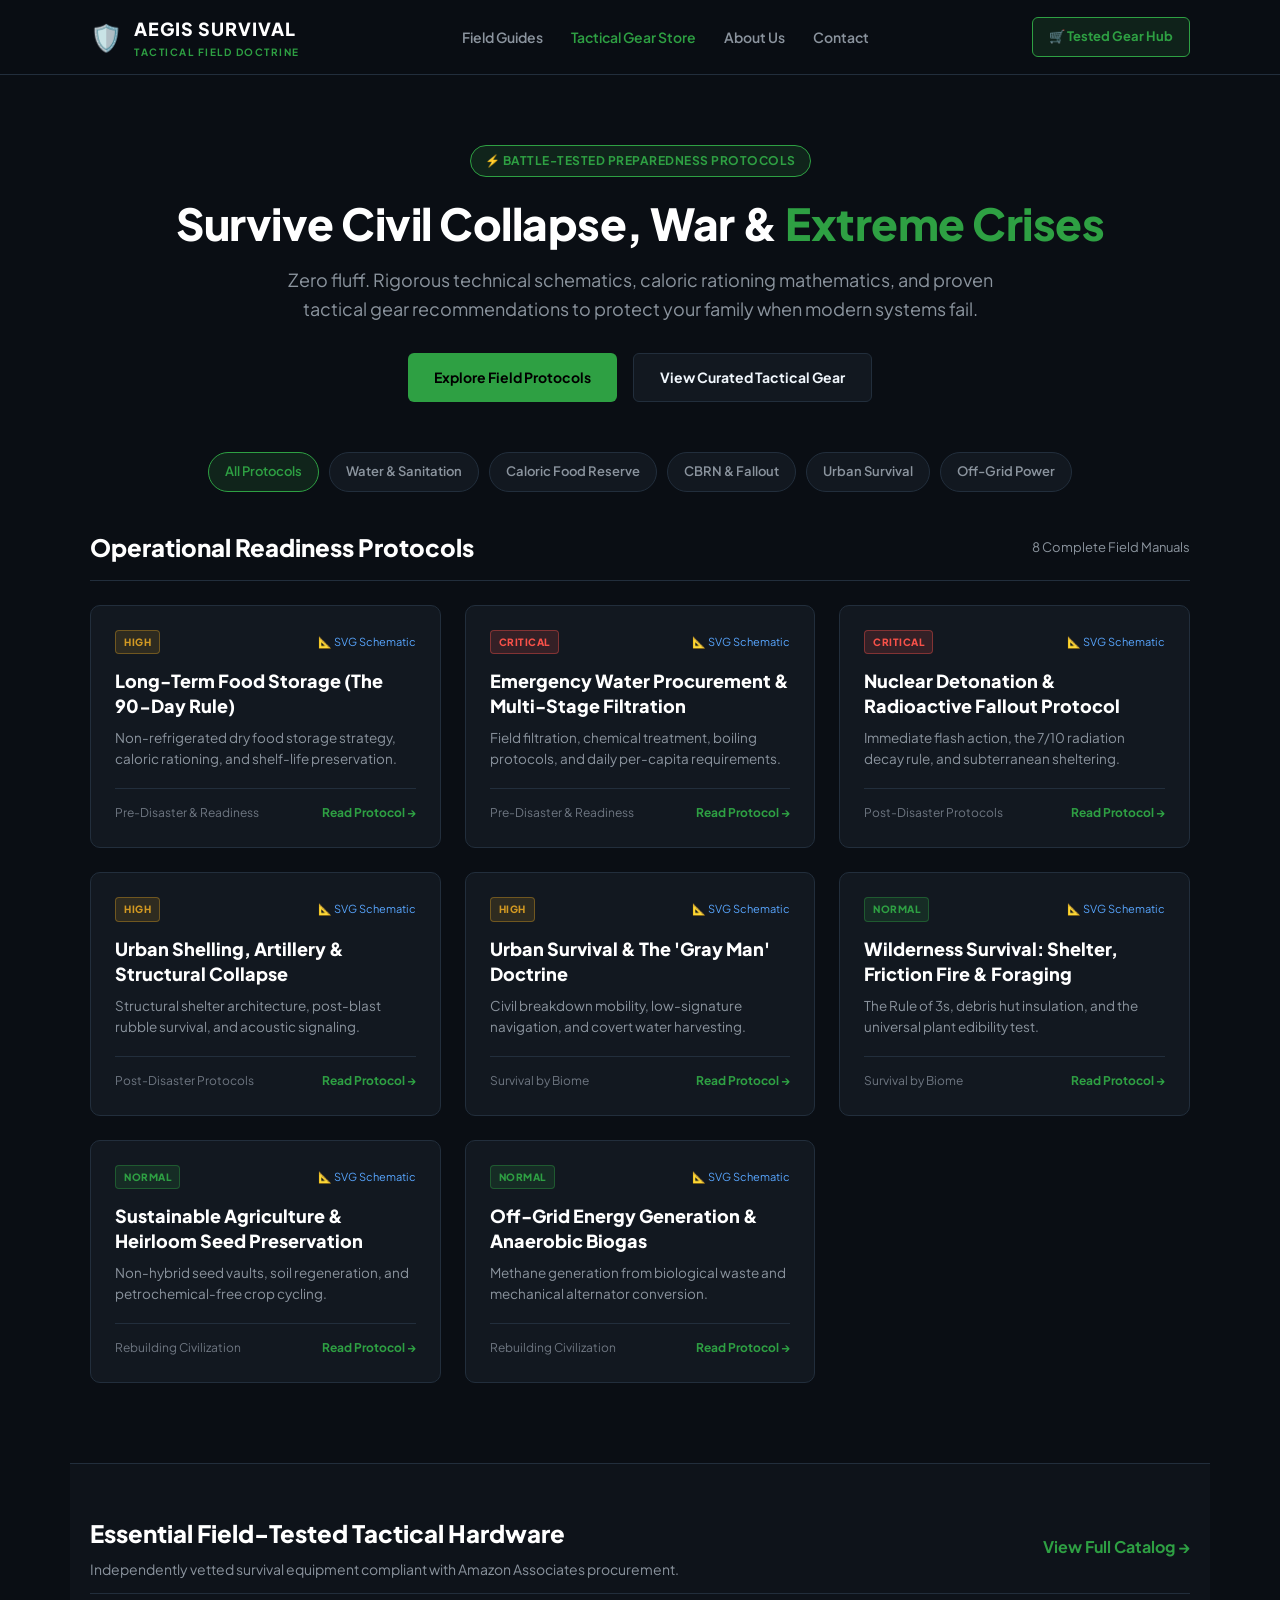
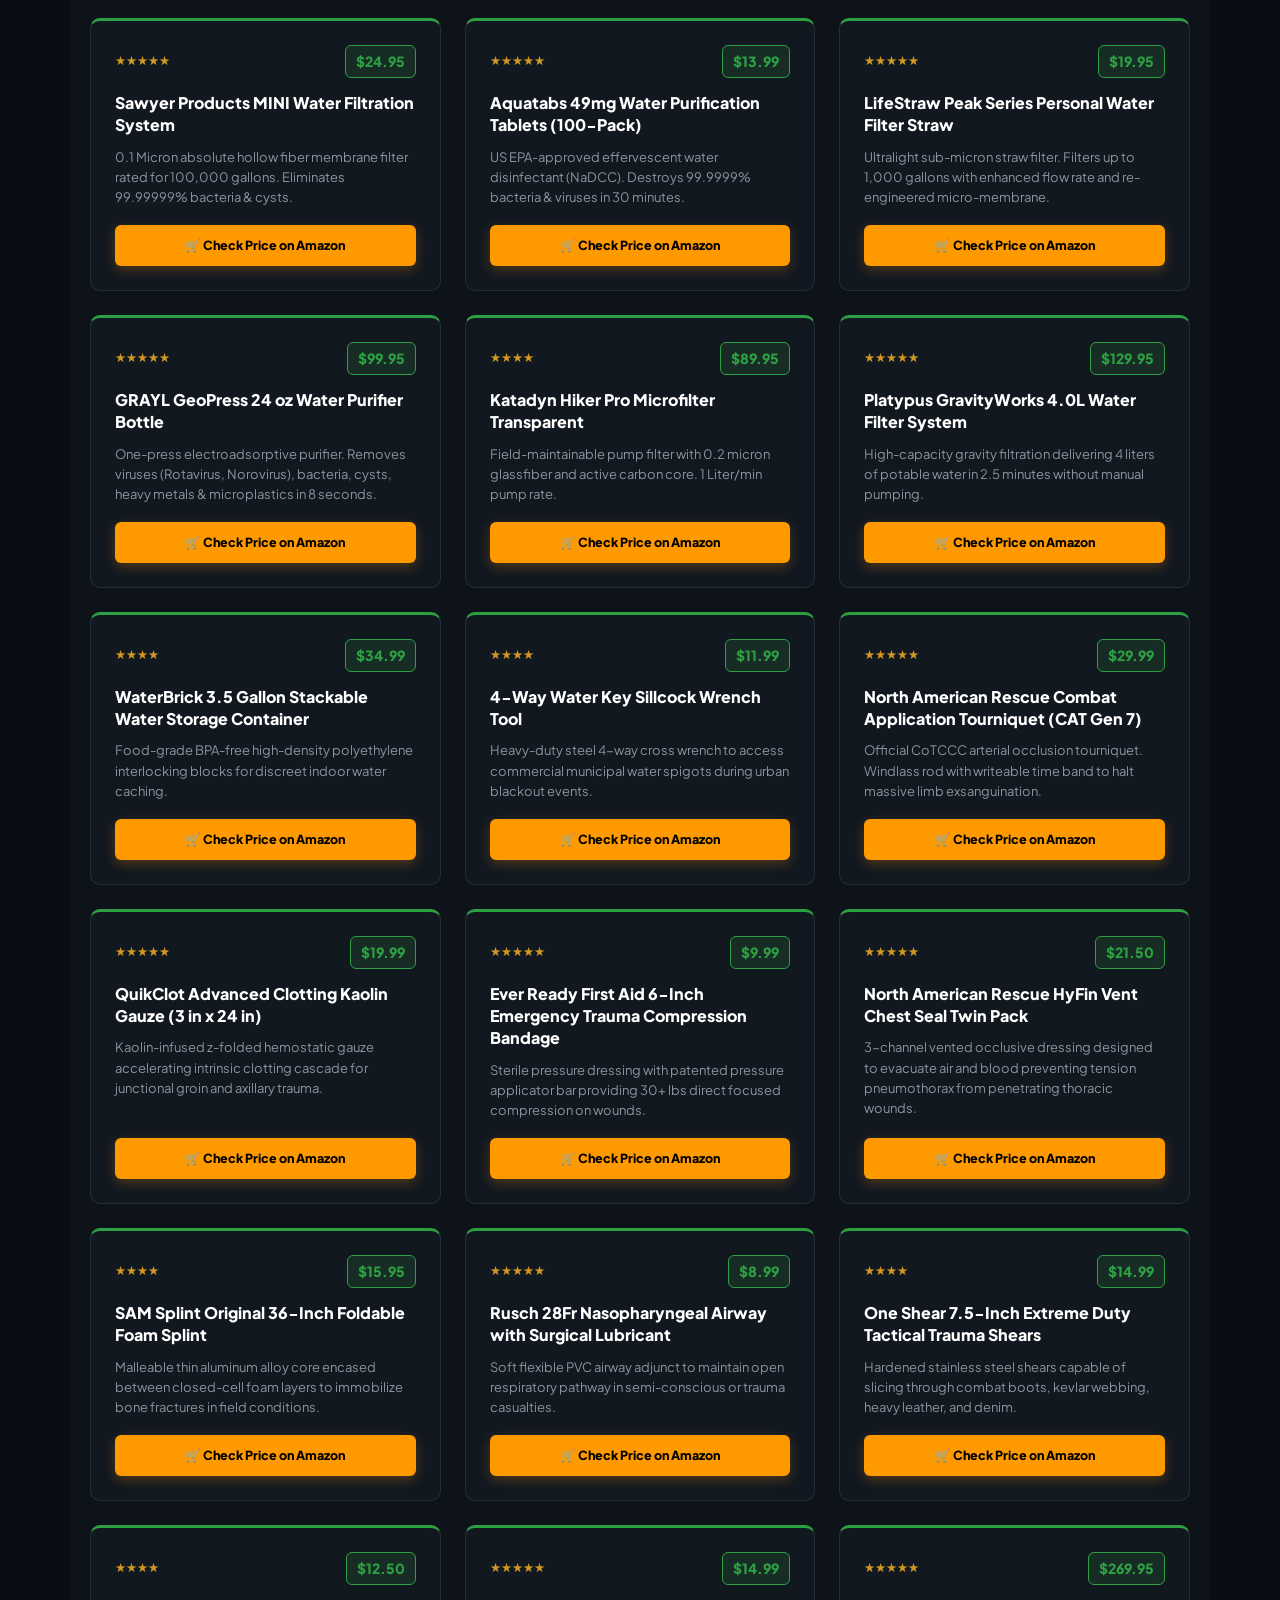
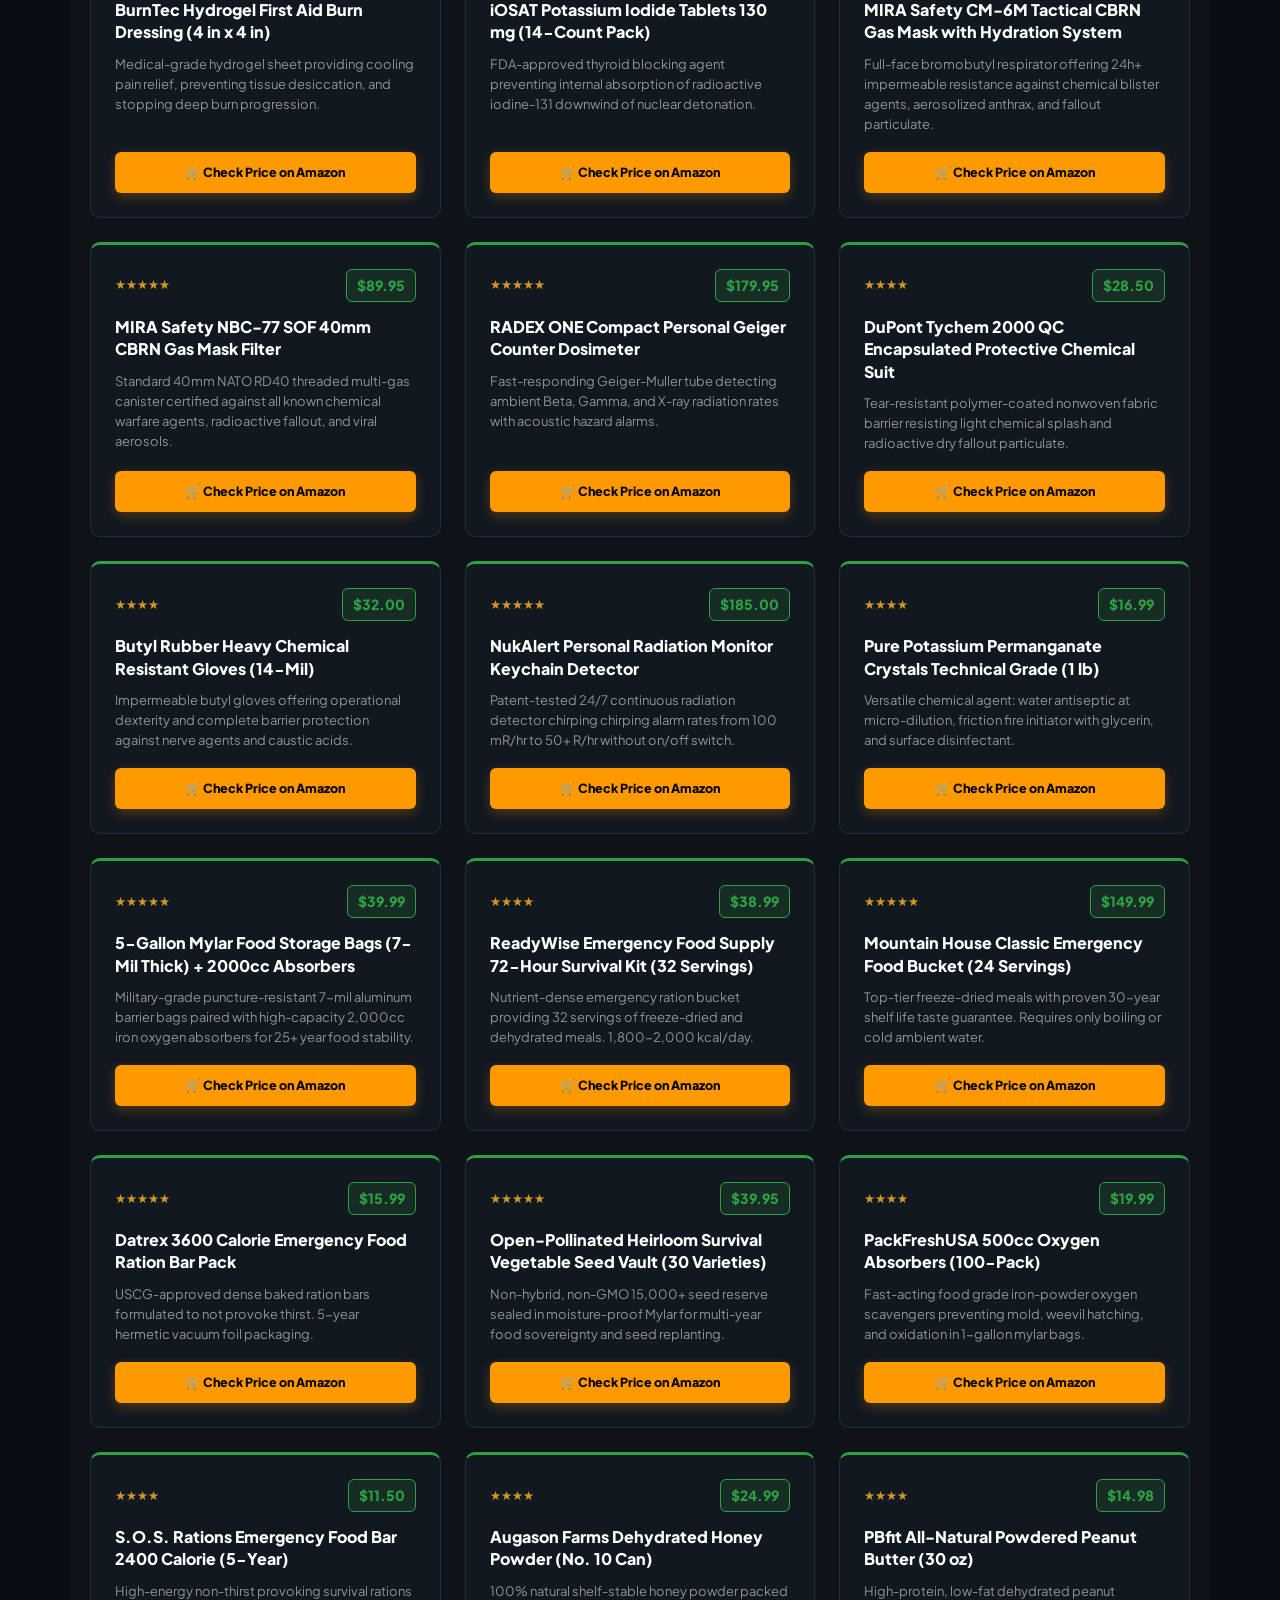
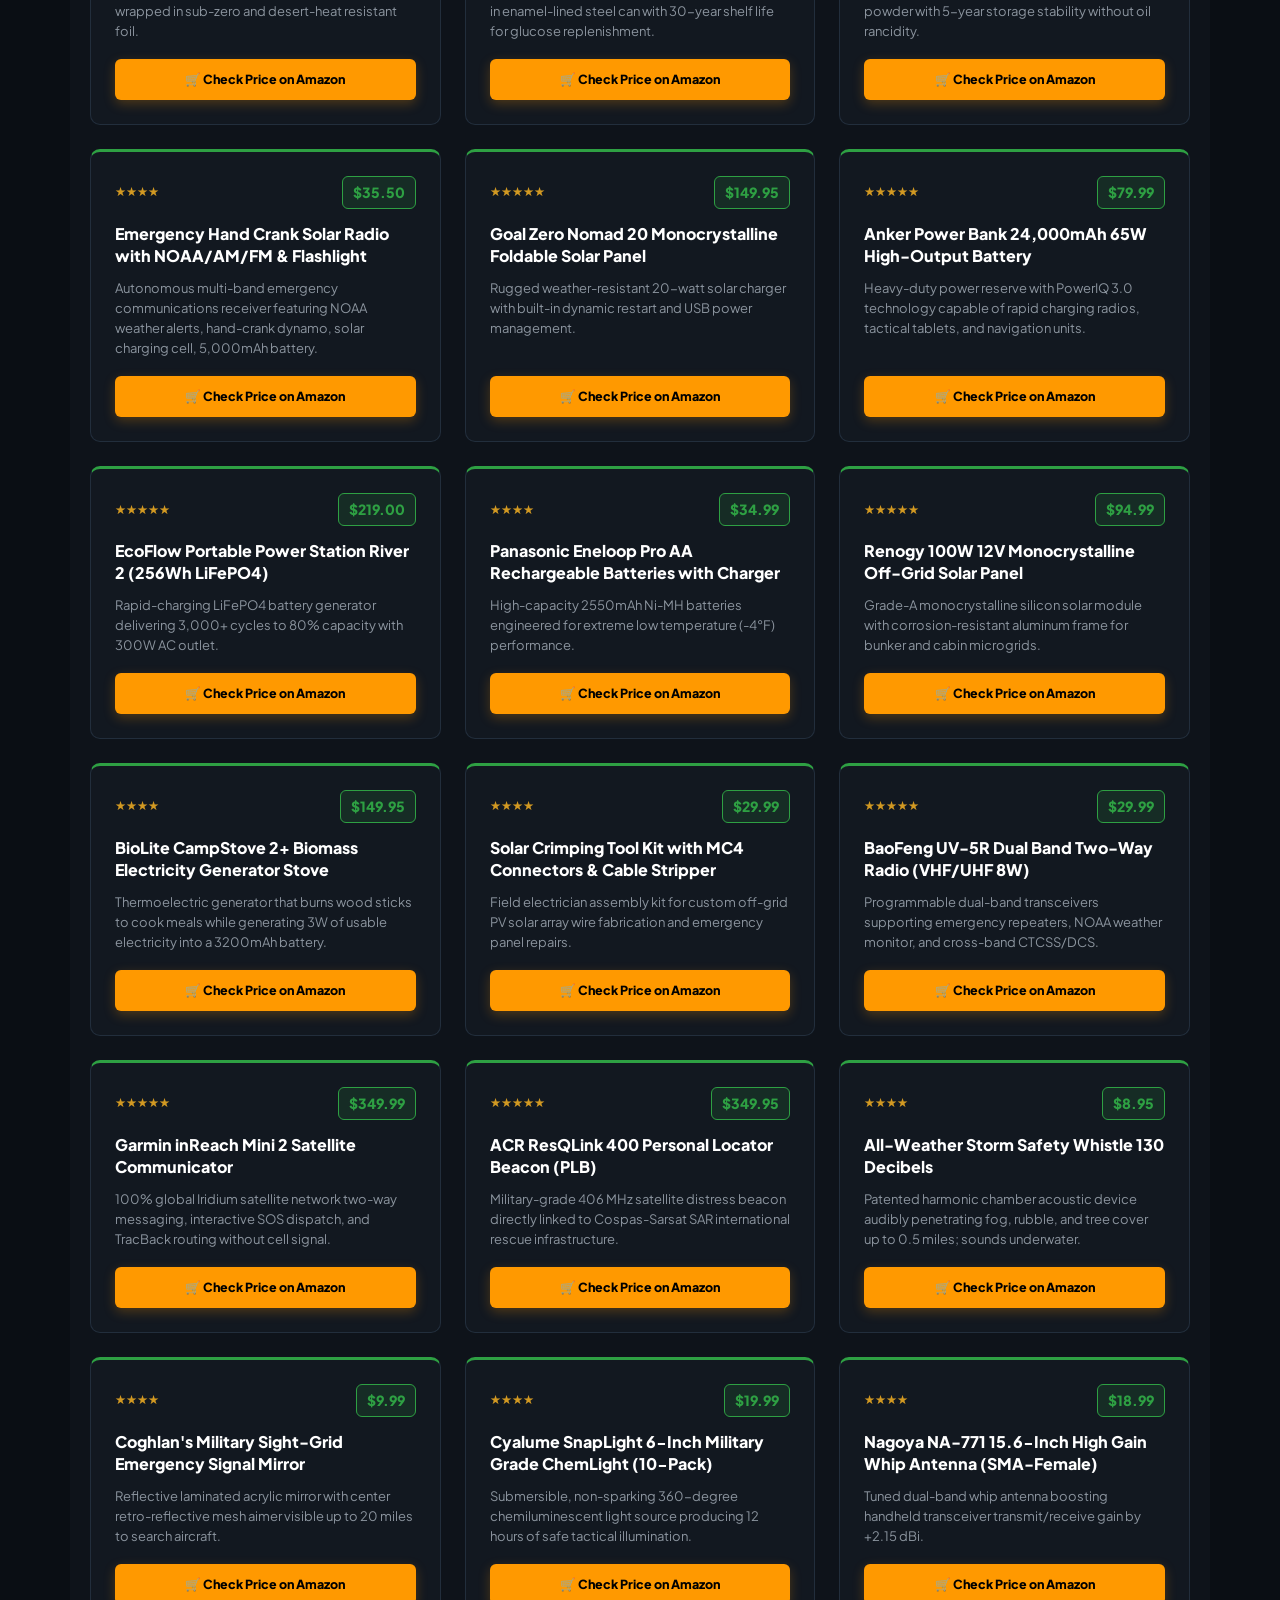
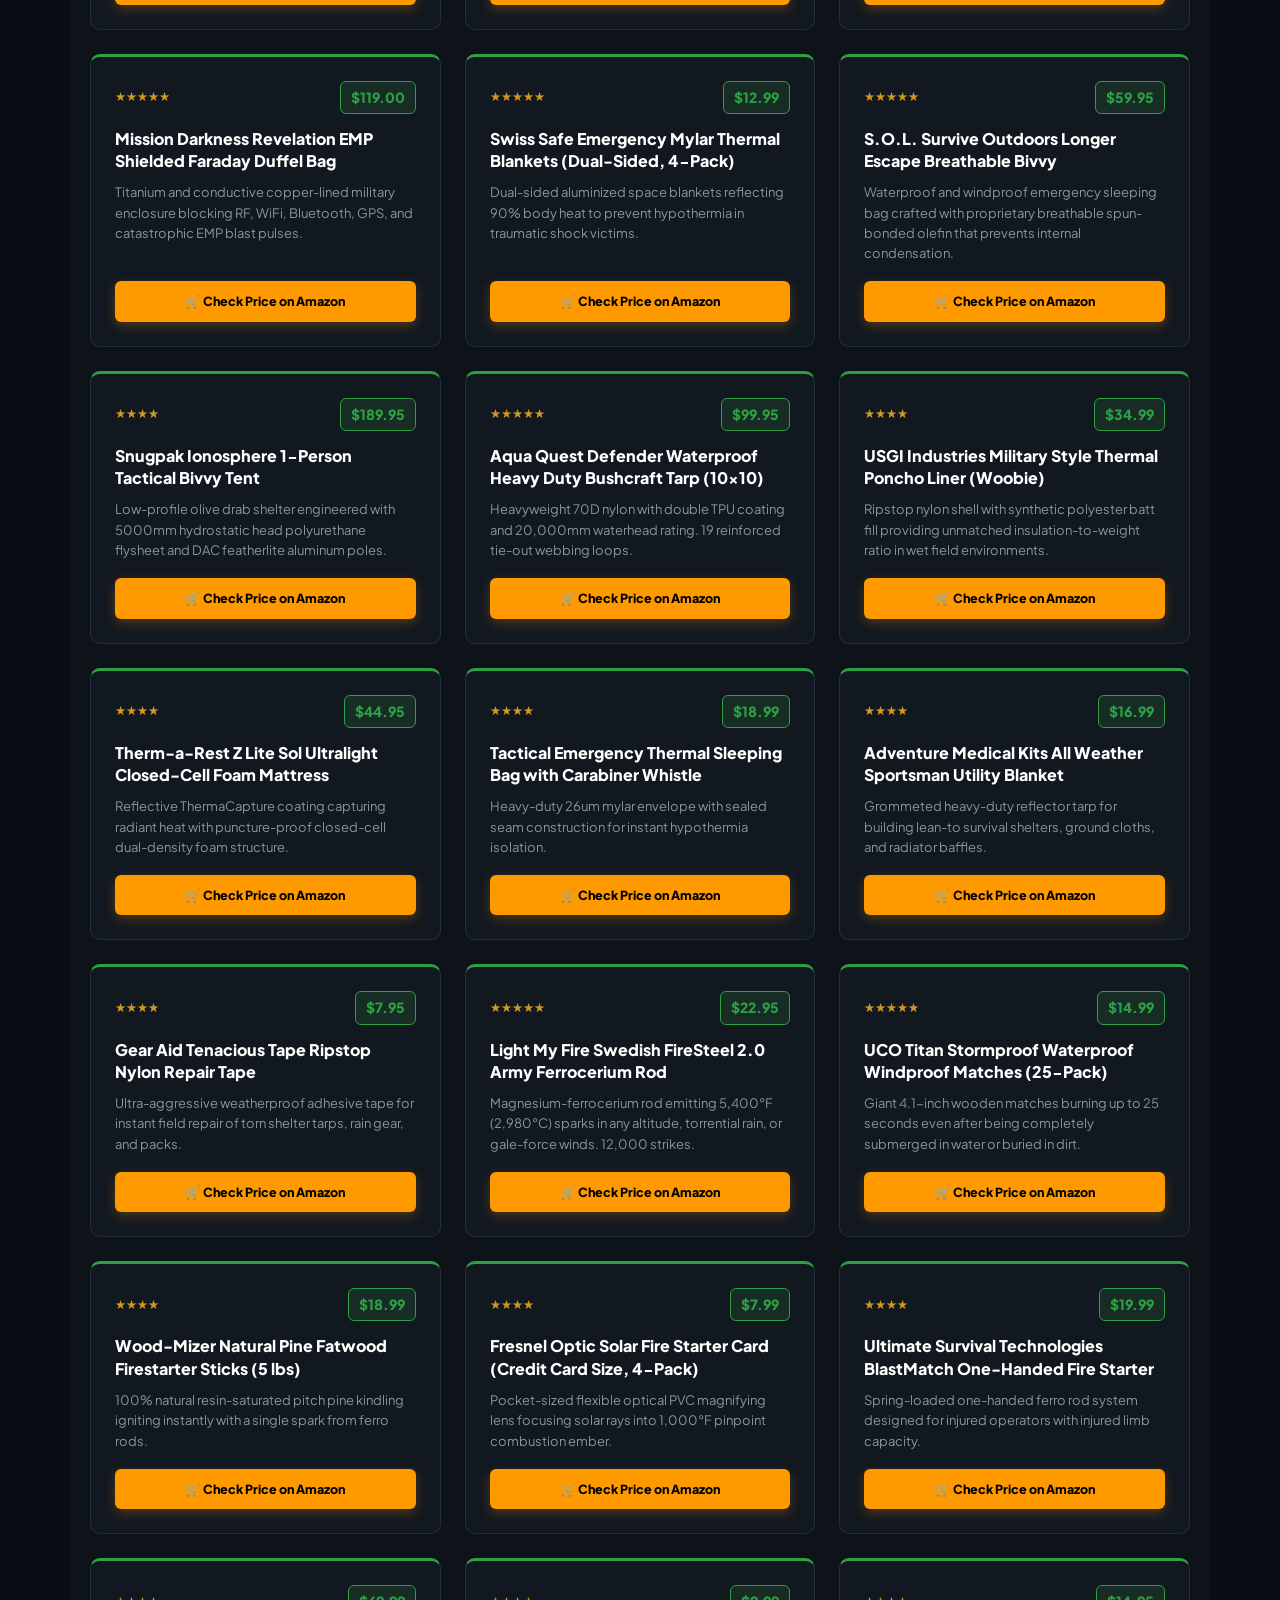
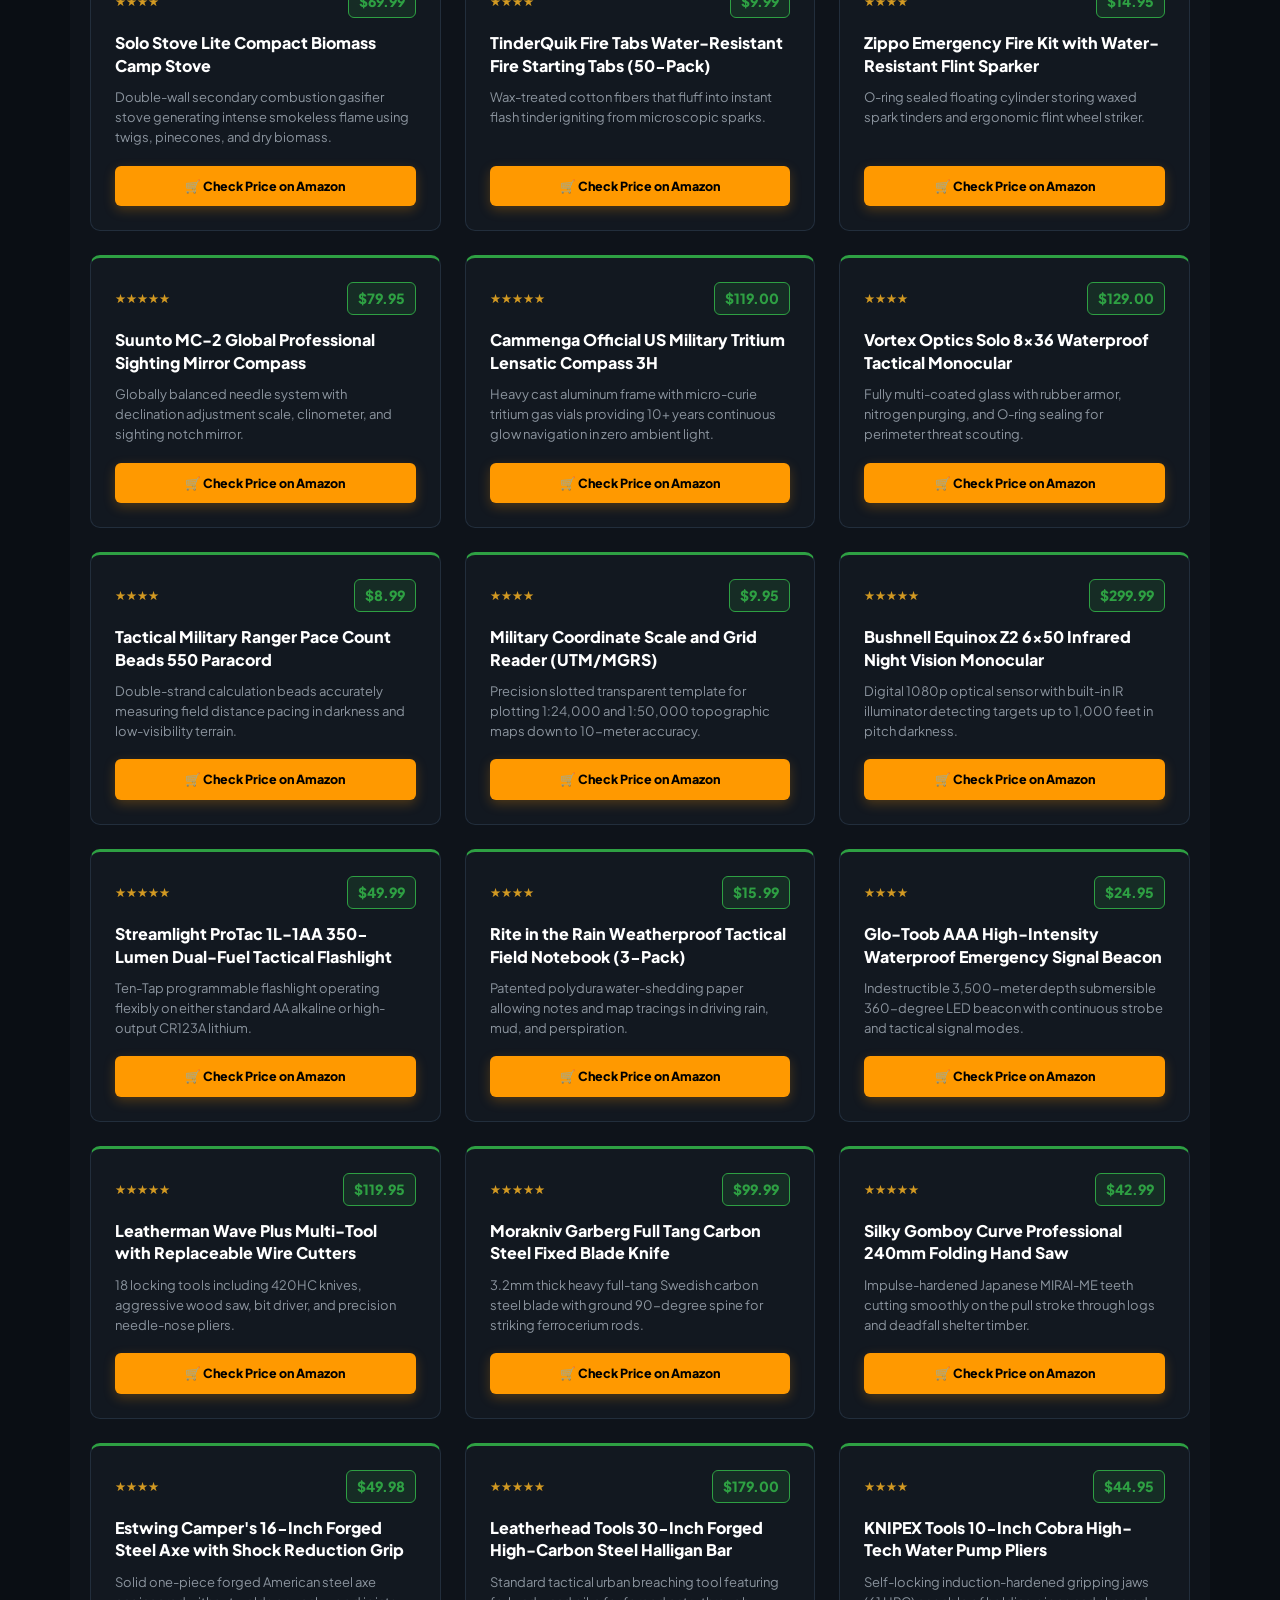
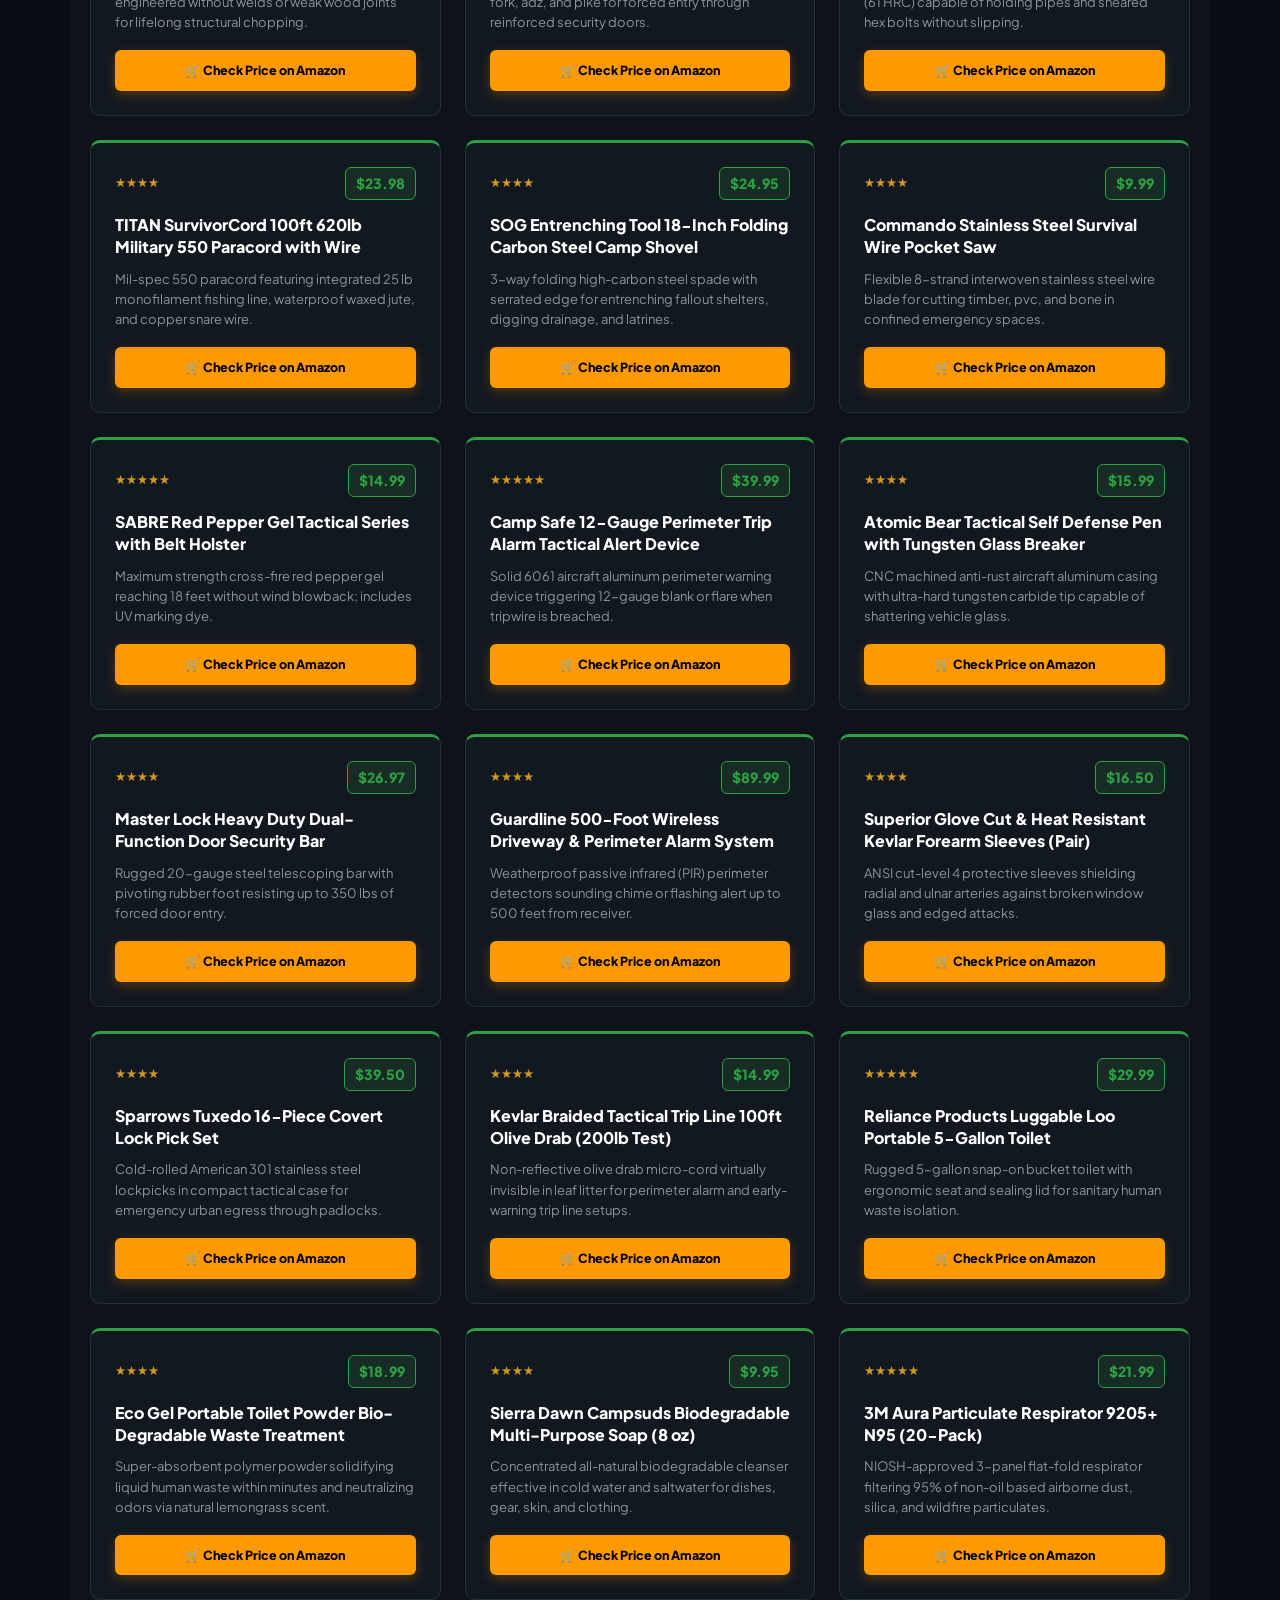
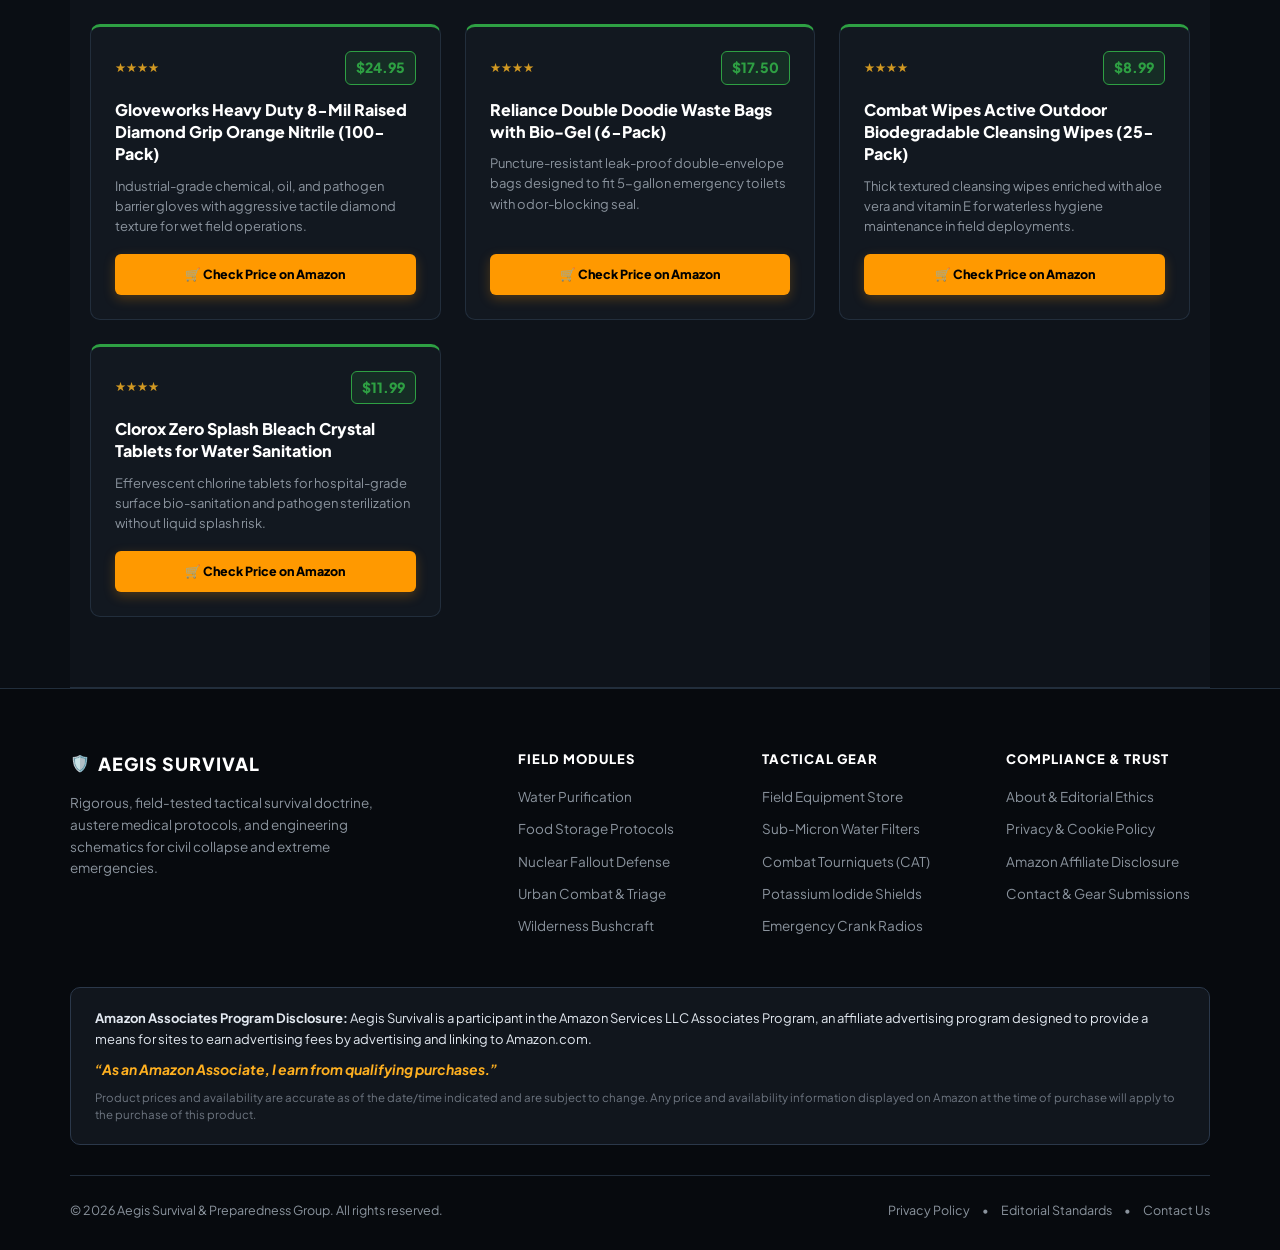
<file: docs/index.html>
<!DOCTYPE html>
<html lang="en">
<head>
  <meta charset="UTF-8">
  <meta name="viewport" content="width=device-width, initial-scale=1.0">
  <title>Aegis Survival | Operational Doctrine, Field Guides &amp; Tactical Gear</title>
  <meta name="description" content="Production-grade civil readiness protocols, bio-sand water filtration schematics, fallout protection factors, and field-tested emergency gear reviews.">
  <link rel="stylesheet" href="css/style.css">
  <link rel="preconnect" href="https://fonts.googleapis.com">
  <link rel="preconnect" href="https://fonts.gstatic.com" crossorigin>
  <link href="https://fonts.googleapis.com/css2?family=JetBrains+Mono:wght@400;600&family=Plus+Jakarta+Sans:wght@400;600;700;800&display=swap" rel="stylesheet">
</head>
<body>

  
  <header class="site-header">
    <div class="header-inner">
      <a href="index.html" class="site-logo">
        <span class="logo-shield">🛡️</span>
        <div class="logo-text">
          <span class="title">AEGIS SURVIVAL</span>
          <span class="subtitle">TACTICAL FIELD DOCTRINE</span>
        </div>
      </a>

      <nav class="nav-links">
        <a href="index.html">Field Guides</a>
        <a href="gear.html" class="nav-gear">Tactical Gear Store</a>
        <a href="about.html">About Us</a>
        <a href="contact.html">Contact</a>
      </nav>

      <div class="header-action">
        <a href="gear.html" class="btn-gear-nav">
          <span>🛒 Tested Gear Hub</span>
        </a>
      </div>
    </div>
  </header>


  <section class="hero-section">
    <div class="hero-badge">⚡ BATTLE-TESTED PREPAREDNESS PROTOCOLS</div>
    <h1 class="hero-title">Survive Civil Collapse, War &amp; <span>Extreme Crises</span></h1>
    <p class="hero-subtitle">
      Zero fluff. Rigorous technical schematics, caloric rationing mathematics, and proven tactical gear recommendations to protect your family when modern systems fail.
    </p>
    <div class="hero-actions">
      <a href="#protocols" class="btn-hero-primary">Explore Field Protocols</a>
      <a href="gear.html" class="btn-hero-secondary">View Curated Tactical Gear</a>
    </div>
  </section>

  <div class="filter-bar">
    <span class="filter-pill active">All Protocols</span>
    <span class="filter-pill">Water &amp; Sanitation</span>
    <span class="filter-pill">Caloric Food Reserve</span>
    <span class="filter-pill">CBRN &amp; Fallout</span>
    <span class="filter-pill">Urban Survival</span>
    <span class="filter-pill">Off-Grid Power</span>
  </div>

  <section class="articles-container" id="protocols">
    <div class="section-heading">
      <h2>Operational Readiness Protocols</h2>
      <span style="color: var(--text-muted); font-size: 13px;">8 Complete Field Manuals</span>
    </div>
    <div class="article-grid">
      
    <article class="article-card">
      <div class="card-meta">
        <span class="badge-priority priority-high">HIGH</span>
        <span class="badge-diagram">📐 SVG Schematic</span>
      </div>
      <h3 class="card-title">
        <a href="articles/food-storage.html">Long-Term Food Storage (The 90-Day Rule)</a>
      </h3>
      <p class="card-desc">Non-refrigerated dry food storage strategy, caloric rationing, and shelf-life preservation.</p>
      <div class="card-footer">
        <span>Pre-Disaster & Readiness</span>
        <a href="articles/food-storage.html" class="read-link">Read Protocol &rarr;</a>
      </div>
    </article>
    
    <article class="article-card">
      <div class="card-meta">
        <span class="badge-priority priority-critical">CRITICAL</span>
        <span class="badge-diagram">📐 SVG Schematic</span>
      </div>
      <h3 class="card-title">
        <a href="articles/water-purification.html">Emergency Water Procurement & Multi-Stage Filtration</a>
      </h3>
      <p class="card-desc">Field filtration, chemical treatment, boiling protocols, and daily per-capita requirements.</p>
      <div class="card-footer">
        <span>Pre-Disaster & Readiness</span>
        <a href="articles/water-purification.html" class="read-link">Read Protocol &rarr;</a>
      </div>
    </article>
    
    <article class="article-card">
      <div class="card-meta">
        <span class="badge-priority priority-critical">CRITICAL</span>
        <span class="badge-diagram">📐 SVG Schematic</span>
      </div>
      <h3 class="card-title">
        <a href="articles/nuclear-fallout-shelter.html">Nuclear Detonation & Radioactive Fallout Protocol</a>
      </h3>
      <p class="card-desc">Immediate flash action, the 7/10 radiation decay rule, and subterranean sheltering.</p>
      <div class="card-footer">
        <span>Post-Disaster Protocols</span>
        <a href="articles/nuclear-fallout-shelter.html" class="read-link">Read Protocol &rarr;</a>
      </div>
    </article>
    
    <article class="article-card">
      <div class="card-meta">
        <span class="badge-priority priority-high">HIGH</span>
        <span class="badge-diagram">📐 SVG Schematic</span>
      </div>
      <h3 class="card-title">
        <a href="articles/urban-combat-collapse.html">Urban Shelling, Artillery & Structural Collapse</a>
      </h3>
      <p class="card-desc">Structural shelter architecture, post-blast rubble survival, and acoustic signaling.</p>
      <div class="card-footer">
        <span>Post-Disaster Protocols</span>
        <a href="articles/urban-combat-collapse.html" class="read-link">Read Protocol &rarr;</a>
      </div>
    </article>
    
    <article class="article-card">
      <div class="card-meta">
        <span class="badge-priority priority-high">HIGH</span>
        <span class="badge-diagram">📐 SVG Schematic</span>
      </div>
      <h3 class="card-title">
        <a href="articles/urban-grayman.html">Urban Survival & The 'Gray Man' Doctrine</a>
      </h3>
      <p class="card-desc">Civil breakdown mobility, low-signature navigation, and covert water harvesting.</p>
      <div class="card-footer">
        <span>Survival by Biome</span>
        <a href="articles/urban-grayman.html" class="read-link">Read Protocol &rarr;</a>
      </div>
    </article>
    
    <article class="article-card">
      <div class="card-meta">
        <span class="badge-priority priority-normal">NORMAL</span>
        <span class="badge-diagram">📐 SVG Schematic</span>
      </div>
      <h3 class="card-title">
        <a href="articles/wilderness-survival.html">Wilderness Survival: Shelter, Friction Fire & Foraging</a>
      </h3>
      <p class="card-desc">The Rule of 3s, debris hut insulation, and the universal plant edibility test.</p>
      <div class="card-footer">
        <span>Survival by Biome</span>
        <a href="articles/wilderness-survival.html" class="read-link">Read Protocol &rarr;</a>
      </div>
    </article>
    
    <article class="article-card">
      <div class="card-meta">
        <span class="badge-priority priority-normal">NORMAL</span>
        <span class="badge-diagram">📐 SVG Schematic</span>
      </div>
      <h3 class="card-title">
        <a href="articles/heirloom-agriculture.html">Sustainable Agriculture & Heirloom Seed Preservation</a>
      </h3>
      <p class="card-desc">Non-hybrid seed vaults, soil regeneration, and petrochemical-free crop cycling.</p>
      <div class="card-footer">
        <span>Rebuilding Civilization</span>
        <a href="articles/heirloom-agriculture.html" class="read-link">Read Protocol &rarr;</a>
      </div>
    </article>
    
    <article class="article-card">
      <div class="card-meta">
        <span class="badge-priority priority-normal">NORMAL</span>
        <span class="badge-diagram">📐 SVG Schematic</span>
      </div>
      <h3 class="card-title">
        <a href="articles/offgrid-energy.html">Off-Grid Energy Generation & Anaerobic Biogas</a>
      </h3>
      <p class="card-desc">Methane generation from biological waste and mechanical alternator conversion.</p>
      <div class="card-footer">
        <span>Rebuilding Civilization</span>
        <a href="articles/offgrid-energy.html" class="read-link">Read Protocol &rarr;</a>
      </div>
    </article>
    
    </div>
  </section>

  <!-- Featured Curated Gear Showcase -->
  <section class="articles-container" style="background: rgba(18, 24, 32, 0.5); padding: 50px 20px 70px; border-top: 1px solid var(--border); border-bottom: 1px solid var(--border);">
    <div class="section-heading">
      <div>
        <h2>Essential Field-Tested Tactical Hardware</h2>
        <p style="color: var(--text-muted); font-size: 14px; margin-top: 4px;">Independently vetted survival equipment compliant with Amazon Associates procurement.</p>
      </div>
      <a href="gear.html" class="read-link">View Full Catalog &rarr;</a>
    </div>
    <div class="article-grid">
      
    <div class="article-card" style="border-top: 3px solid var(--primary);">
      <div class="card-meta">
        <span style="color: var(--amber); font-size: 12px; font-weight: 700;">★★★★★</span>
        <span class="gear-price-pill">$24.95</span>
      </div>
      <h3 class="card-title" style="font-size: 16px;">
        <a href="https://www.amazon.com/dp/B00FA2RLX2?tag=aegissurvival-20" target="_blank" rel="nofollow noopener sponsored">Sawyer Products MINI Water Filtration System</a>
      </h3>
      <p class="card-desc" style="font-size: 13px;">0.1 Micron absolute hollow fiber membrane filter rated for 100,000 gallons. Eliminates 99.99999% bacteria & cysts.</p>
      <a href="https://www.amazon.com/dp/B00FA2RLX2?tag=aegissurvival-20" target="_blank" rel="nofollow noopener sponsored" class="btn-amazon-cta" style="margin-top: auto; padding: 10px 14px; font-size: 12.5px;">
        🛒 Check Price on Amazon
      </a>
    </div>
    
    <div class="article-card" style="border-top: 3px solid var(--primary);">
      <div class="card-meta">
        <span style="color: var(--amber); font-size: 12px; font-weight: 700;">★★★★★</span>
        <span class="gear-price-pill">$13.99</span>
      </div>
      <h3 class="card-title" style="font-size: 16px;">
        <a href="https://www.amazon.com/dp/B00T72BFM6?tag=aegissurvival-20" target="_blank" rel="nofollow noopener sponsored">Aquatabs 49mg Water Purification Tablets (100-Pack)</a>
      </h3>
      <p class="card-desc" style="font-size: 13px;">US EPA-approved effervescent water disinfectant (NaDCC). Destroys 99.9999% bacteria & viruses in 30 minutes.</p>
      <a href="https://www.amazon.com/dp/B00T72BFM6?tag=aegissurvival-20" target="_blank" rel="nofollow noopener sponsored" class="btn-amazon-cta" style="margin-top: auto; padding: 10px 14px; font-size: 12.5px;">
        🛒 Check Price on Amazon
      </a>
    </div>
    
    <div class="article-card" style="border-top: 3px solid var(--primary);">
      <div class="card-meta">
        <span style="color: var(--amber); font-size: 12px; font-weight: 700;">★★★★★</span>
        <span class="gear-price-pill">$19.95</span>
      </div>
      <h3 class="card-title" style="font-size: 16px;">
        <a href="https://www.amazon.com/dp/B09VVM27MD?tag=aegissurvival-20" target="_blank" rel="nofollow noopener sponsored">LifeStraw Peak Series Personal Water Filter Straw</a>
      </h3>
      <p class="card-desc" style="font-size: 13px;">Ultralight sub-micron straw filter. Filters up to 1,000 gallons with enhanced flow rate and re-engineered micro-membrane.</p>
      <a href="https://www.amazon.com/dp/B09VVM27MD?tag=aegissurvival-20" target="_blank" rel="nofollow noopener sponsored" class="btn-amazon-cta" style="margin-top: auto; padding: 10px 14px; font-size: 12.5px;">
        🛒 Check Price on Amazon
      </a>
    </div>
    
    <div class="article-card" style="border-top: 3px solid var(--primary);">
      <div class="card-meta">
        <span style="color: var(--amber); font-size: 12px; font-weight: 700;">★★★★★</span>
        <span class="gear-price-pill">$99.95</span>
      </div>
      <h3 class="card-title" style="font-size: 16px;">
        <a href="https://www.amazon.com/dp/B07H9Z9V3X?tag=aegissurvival-20" target="_blank" rel="nofollow noopener sponsored">GRAYL GeoPress 24 oz Water Purifier Bottle</a>
      </h3>
      <p class="card-desc" style="font-size: 13px;">One-press electroadsorptive purifier. Removes viruses (Rotavirus, Norovirus), bacteria, cysts, heavy metals & microplastics in 8 seconds.</p>
      <a href="https://www.amazon.com/dp/B07H9Z9V3X?tag=aegissurvival-20" target="_blank" rel="nofollow noopener sponsored" class="btn-amazon-cta" style="margin-top: auto; padding: 10px 14px; font-size: 12.5px;">
        🛒 Check Price on Amazon
      </a>
    </div>
    
    <div class="article-card" style="border-top: 3px solid var(--primary);">
      <div class="card-meta">
        <span style="color: var(--amber); font-size: 12px; font-weight: 700;">★★★★</span>
        <span class="gear-price-pill">$89.95</span>
      </div>
      <h3 class="card-title" style="font-size: 16px;">
        <a href="https://www.amazon.com/dp/B0007U019M?tag=aegissurvival-20" target="_blank" rel="nofollow noopener sponsored">Katadyn Hiker Pro Microfilter Transparent</a>
      </h3>
      <p class="card-desc" style="font-size: 13px;">Field-maintainable pump filter with 0.2 micron glassfiber and active carbon core. 1 Liter/min pump rate.</p>
      <a href="https://www.amazon.com/dp/B0007U019M?tag=aegissurvival-20" target="_blank" rel="nofollow noopener sponsored" class="btn-amazon-cta" style="margin-top: auto; padding: 10px 14px; font-size: 12.5px;">
        🛒 Check Price on Amazon
      </a>
    </div>
    
    <div class="article-card" style="border-top: 3px solid var(--primary);">
      <div class="card-meta">
        <span style="color: var(--amber); font-size: 12px; font-weight: 700;">★★★★★</span>
        <span class="gear-price-pill">$129.95</span>
      </div>
      <h3 class="card-title" style="font-size: 16px;">
        <a href="https://www.amazon.com/dp/B00AWN48UY?tag=aegissurvival-20" target="_blank" rel="nofollow noopener sponsored">Platypus GravityWorks 4.0L Water Filter System</a>
      </h3>
      <p class="card-desc" style="font-size: 13px;">High-capacity gravity filtration delivering 4 liters of potable water in 2.5 minutes without manual pumping.</p>
      <a href="https://www.amazon.com/dp/B00AWN48UY?tag=aegissurvival-20" target="_blank" rel="nofollow noopener sponsored" class="btn-amazon-cta" style="margin-top: auto; padding: 10px 14px; font-size: 12.5px;">
        🛒 Check Price on Amazon
      </a>
    </div>
    
    <div class="article-card" style="border-top: 3px solid var(--primary);">
      <div class="card-meta">
        <span style="color: var(--amber); font-size: 12px; font-weight: 700;">★★★★</span>
        <span class="gear-price-pill">$34.99</span>
      </div>
      <h3 class="card-title" style="font-size: 16px;">
        <a href="https://www.amazon.com/dp/B0053GVRJA?tag=aegissurvival-20" target="_blank" rel="nofollow noopener sponsored">WaterBrick 3.5 Gallon Stackable Water Storage Container</a>
      </h3>
      <p class="card-desc" style="font-size: 13px;">Food-grade BPA-free high-density polyethylene interlocking blocks for discreet indoor water caching.</p>
      <a href="https://www.amazon.com/dp/B0053GVRJA?tag=aegissurvival-20" target="_blank" rel="nofollow noopener sponsored" class="btn-amazon-cta" style="margin-top: auto; padding: 10px 14px; font-size: 12.5px;">
        🛒 Check Price on Amazon
      </a>
    </div>
    
    <div class="article-card" style="border-top: 3px solid var(--primary);">
      <div class="card-meta">
        <span style="color: var(--amber); font-size: 12px; font-weight: 700;">★★★★</span>
        <span class="gear-price-pill">$11.99</span>
      </div>
      <h3 class="card-title" style="font-size: 16px;">
        <a href="https://www.amazon.com/dp/B07PBWMBP3?tag=aegissurvival-20" target="_blank" rel="nofollow noopener sponsored">4-Way Water Key Sillcock Wrench Tool</a>
      </h3>
      <p class="card-desc" style="font-size: 13px;">Heavy-duty steel 4-way cross wrench to access commercial municipal water spigots during urban blackout events.</p>
      <a href="https://www.amazon.com/dp/B07PBWMBP3?tag=aegissurvival-20" target="_blank" rel="nofollow noopener sponsored" class="btn-amazon-cta" style="margin-top: auto; padding: 10px 14px; font-size: 12.5px;">
        🛒 Check Price on Amazon
      </a>
    </div>
    
    <div class="article-card" style="border-top: 3px solid var(--primary);">
      <div class="card-meta">
        <span style="color: var(--amber); font-size: 12px; font-weight: 700;">★★★★★</span>
        <span class="gear-price-pill">$29.99</span>
      </div>
      <h3 class="card-title" style="font-size: 16px;">
        <a href="https://www.amazon.com/dp/B01ITAKG6A?tag=aegissurvival-20" target="_blank" rel="nofollow noopener sponsored">North American Rescue Combat Application Tourniquet (CAT Gen 7)</a>
      </h3>
      <p class="card-desc" style="font-size: 13px;">Official CoTCCC arterial occlusion tourniquet. Windlass rod with writeable time band to halt massive limb exsanguination.</p>
      <a href="https://www.amazon.com/dp/B01ITAKG6A?tag=aegissurvival-20" target="_blank" rel="nofollow noopener sponsored" class="btn-amazon-cta" style="margin-top: auto; padding: 10px 14px; font-size: 12.5px;">
        🛒 Check Price on Amazon
      </a>
    </div>
    
    <div class="article-card" style="border-top: 3px solid var(--primary);">
      <div class="card-meta">
        <span style="color: var(--amber); font-size: 12px; font-weight: 700;">★★★★★</span>
        <span class="gear-price-pill">$19.99</span>
      </div>
      <h3 class="card-title" style="font-size: 16px;">
        <a href="https://www.amazon.com/dp/B00HJTH506?tag=aegissurvival-20" target="_blank" rel="nofollow noopener sponsored">QuikClot Advanced Clotting Kaolin Gauze (3 in x 24 in)</a>
      </h3>
      <p class="card-desc" style="font-size: 13px;">Kaolin-infused z-folded hemostatic gauze accelerating intrinsic clotting cascade for junctional groin and axillary trauma.</p>
      <a href="https://www.amazon.com/dp/B00HJTH506?tag=aegissurvival-20" target="_blank" rel="nofollow noopener sponsored" class="btn-amazon-cta" style="margin-top: auto; padding: 10px 14px; font-size: 12.5px;">
        🛒 Check Price on Amazon
      </a>
    </div>
    
    <div class="article-card" style="border-top: 3px solid var(--primary);">
      <div class="card-meta">
        <span style="color: var(--amber); font-size: 12px; font-weight: 700;">★★★★★</span>
        <span class="gear-price-pill">$9.99</span>
      </div>
      <h3 class="card-title" style="font-size: 16px;">
        <a href="https://www.amazon.com/dp/B003DPVERM?tag=aegissurvival-20" target="_blank" rel="nofollow noopener sponsored">Ever Ready First Aid 6-Inch Emergency Trauma Compression Bandage</a>
      </h3>
      <p class="card-desc" style="font-size: 13px;">Sterile pressure dressing with patented pressure applicator bar providing 30+ lbs direct focused compression on wounds.</p>
      <a href="https://www.amazon.com/dp/B003DPVERM?tag=aegissurvival-20" target="_blank" rel="nofollow noopener sponsored" class="btn-amazon-cta" style="margin-top: auto; padding: 10px 14px; font-size: 12.5px;">
        🛒 Check Price on Amazon
      </a>
    </div>
    
    <div class="article-card" style="border-top: 3px solid var(--primary);">
      <div class="card-meta">
        <span style="color: var(--amber); font-size: 12px; font-weight: 700;">★★★★★</span>
        <span class="gear-price-pill">$21.50</span>
      </div>
      <h3 class="card-title" style="font-size: 16px;">
        <a href="https://www.amazon.com/dp/B00KQS2NGK?tag=aegissurvival-20" target="_blank" rel="nofollow noopener sponsored">North American Rescue HyFin Vent Chest Seal Twin Pack</a>
      </h3>
      <p class="card-desc" style="font-size: 13px;">3-channel vented occlusive dressing designed to evacuate air and blood preventing tension pneumothorax from penetrating thoracic wounds.</p>
      <a href="https://www.amazon.com/dp/B00KQS2NGK?tag=aegissurvival-20" target="_blank" rel="nofollow noopener sponsored" class="btn-amazon-cta" style="margin-top: auto; padding: 10px 14px; font-size: 12.5px;">
        🛒 Check Price on Amazon
      </a>
    </div>
    
    <div class="article-card" style="border-top: 3px solid var(--primary);">
      <div class="card-meta">
        <span style="color: var(--amber); font-size: 12px; font-weight: 700;">★★★★</span>
        <span class="gear-price-pill">$15.95</span>
      </div>
      <h3 class="card-title" style="font-size: 16px;">
        <a href="https://www.amazon.com/dp/B001J5H92C?tag=aegissurvival-20" target="_blank" rel="nofollow noopener sponsored">SAM Splint Original 36-Inch Foldable Foam Splint</a>
      </h3>
      <p class="card-desc" style="font-size: 13px;">Malleable thin aluminum alloy core encased between closed-cell foam layers to immobilize bone fractures in field conditions.</p>
      <a href="https://www.amazon.com/dp/B001J5H92C?tag=aegissurvival-20" target="_blank" rel="nofollow noopener sponsored" class="btn-amazon-cta" style="margin-top: auto; padding: 10px 14px; font-size: 12.5px;">
        🛒 Check Price on Amazon
      </a>
    </div>
    
    <div class="article-card" style="border-top: 3px solid var(--primary);">
      <div class="card-meta">
        <span style="color: var(--amber); font-size: 12px; font-weight: 700;">★★★★★</span>
        <span class="gear-price-pill">$8.99</span>
      </div>
      <h3 class="card-title" style="font-size: 16px;">
        <a href="https://www.amazon.com/dp/B00AE4J814?tag=aegissurvival-20" target="_blank" rel="nofollow noopener sponsored">Rusch 28Fr Nasopharyngeal Airway with Surgical Lubricant</a>
      </h3>
      <p class="card-desc" style="font-size: 13px;">Soft flexible PVC airway adjunct to maintain open respiratory pathway in semi-conscious or trauma casualties.</p>
      <a href="https://www.amazon.com/dp/B00AE4J814?tag=aegissurvival-20" target="_blank" rel="nofollow noopener sponsored" class="btn-amazon-cta" style="margin-top: auto; padding: 10px 14px; font-size: 12.5px;">
        🛒 Check Price on Amazon
      </a>
    </div>
    
    <div class="article-card" style="border-top: 3px solid var(--primary);">
      <div class="card-meta">
        <span style="color: var(--amber); font-size: 12px; font-weight: 700;">★★★★</span>
        <span class="gear-price-pill">$14.99</span>
      </div>
      <h3 class="card-title" style="font-size: 16px;">
        <a href="https://www.amazon.com/dp/B079Z5J7K5?tag=aegissurvival-20" target="_blank" rel="nofollow noopener sponsored">One Shear 7.5-Inch Extreme Duty Tactical Trauma Shears</a>
      </h3>
      <p class="card-desc" style="font-size: 13px;">Hardened stainless steel shears capable of slicing through combat boots, kevlar webbing, heavy leather, and denim.</p>
      <a href="https://www.amazon.com/dp/B079Z5J7K5?tag=aegissurvival-20" target="_blank" rel="nofollow noopener sponsored" class="btn-amazon-cta" style="margin-top: auto; padding: 10px 14px; font-size: 12.5px;">
        🛒 Check Price on Amazon
      </a>
    </div>
    
    <div class="article-card" style="border-top: 3px solid var(--primary);">
      <div class="card-meta">
        <span style="color: var(--amber); font-size: 12px; font-weight: 700;">★★★★</span>
        <span class="gear-price-pill">$12.50</span>
      </div>
      <h3 class="card-title" style="font-size: 16px;">
        <a href="https://www.amazon.com/dp/B00C12C81M?tag=aegissurvival-20" target="_blank" rel="nofollow noopener sponsored">BurnTec Hydrogel First Aid Burn Dressing (4 in x 4 in)</a>
      </h3>
      <p class="card-desc" style="font-size: 13px;">Medical-grade hydrogel sheet providing cooling pain relief, preventing tissue desiccation, and stopping deep burn progression.</p>
      <a href="https://www.amazon.com/dp/B00C12C81M?tag=aegissurvival-20" target="_blank" rel="nofollow noopener sponsored" class="btn-amazon-cta" style="margin-top: auto; padding: 10px 14px; font-size: 12.5px;">
        🛒 Check Price on Amazon
      </a>
    </div>
    
    <div class="article-card" style="border-top: 3px solid var(--primary);">
      <div class="card-meta">
        <span style="color: var(--amber); font-size: 12px; font-weight: 700;">★★★★★</span>
        <span class="gear-price-pill">$14.99</span>
      </div>
      <h3 class="card-title" style="font-size: 16px;">
        <a href="https://www.amazon.com/dp/B000068336?tag=aegissurvival-20" target="_blank" rel="nofollow noopener sponsored">iOSAT Potassium Iodide Tablets 130 mg (14-Count Pack)</a>
      </h3>
      <p class="card-desc" style="font-size: 13px;">FDA-approved thyroid blocking agent preventing internal absorption of radioactive iodine-131 downwind of nuclear detonation.</p>
      <a href="https://www.amazon.com/dp/B000068336?tag=aegissurvival-20" target="_blank" rel="nofollow noopener sponsored" class="btn-amazon-cta" style="margin-top: auto; padding: 10px 14px; font-size: 12.5px;">
        🛒 Check Price on Amazon
      </a>
    </div>
    
    <div class="article-card" style="border-top: 3px solid var(--primary);">
      <div class="card-meta">
        <span style="color: var(--amber); font-size: 12px; font-weight: 700;">★★★★★</span>
        <span class="gear-price-pill">$269.95</span>
      </div>
      <h3 class="card-title" style="font-size: 16px;">
        <a href="https://www.amazon.com/dp/B07N8DFFM6?tag=aegissurvival-20" target="_blank" rel="nofollow noopener sponsored">MIRA Safety CM-6M Tactical CBRN Gas Mask with Hydration System</a>
      </h3>
      <p class="card-desc" style="font-size: 13px;">Full-face bromobutyl respirator offering 24h+ impermeable resistance against chemical blister agents, aerosolized anthrax, and fallout particulate.</p>
      <a href="https://www.amazon.com/dp/B07N8DFFM6?tag=aegissurvival-20" target="_blank" rel="nofollow noopener sponsored" class="btn-amazon-cta" style="margin-top: auto; padding: 10px 14px; font-size: 12.5px;">
        🛒 Check Price on Amazon
      </a>
    </div>
    
    <div class="article-card" style="border-top: 3px solid var(--primary);">
      <div class="card-meta">
        <span style="color: var(--amber); font-size: 12px; font-weight: 700;">★★★★★</span>
        <span class="gear-price-pill">$89.95</span>
      </div>
      <h3 class="card-title" style="font-size: 16px;">
        <a href="https://www.amazon.com/dp/B07P8Z3R7N?tag=aegissurvival-20" target="_blank" rel="nofollow noopener sponsored">MIRA Safety NBC-77 SOF 40mm CBRN Gas Mask Filter</a>
      </h3>
      <p class="card-desc" style="font-size: 13px;">Standard 40mm NATO RD40 threaded multi-gas canister certified against all known chemical warfare agents, radioactive fallout, and viral aerosols.</p>
      <a href="https://www.amazon.com/dp/B07P8Z3R7N?tag=aegissurvival-20" target="_blank" rel="nofollow noopener sponsored" class="btn-amazon-cta" style="margin-top: auto; padding: 10px 14px; font-size: 12.5px;">
        🛒 Check Price on Amazon
      </a>
    </div>
    
    <div class="article-card" style="border-top: 3px solid var(--primary);">
      <div class="card-meta">
        <span style="color: var(--amber); font-size: 12px; font-weight: 700;">★★★★★</span>
        <span class="gear-price-pill">$179.95</span>
      </div>
      <h3 class="card-title" style="font-size: 16px;">
        <a href="https://www.amazon.com/dp/B01NAIJR1G?tag=aegissurvival-20" target="_blank" rel="nofollow noopener sponsored">RADEX ONE Compact Personal Geiger Counter Dosimeter</a>
      </h3>
      <p class="card-desc" style="font-size: 13px;">Fast-responding Geiger-Muller tube detecting ambient Beta, Gamma, and X-ray radiation rates with acoustic hazard alarms.</p>
      <a href="https://www.amazon.com/dp/B01NAIJR1G?tag=aegissurvival-20" target="_blank" rel="nofollow noopener sponsored" class="btn-amazon-cta" style="margin-top: auto; padding: 10px 14px; font-size: 12.5px;">
        🛒 Check Price on Amazon
      </a>
    </div>
    
    <div class="article-card" style="border-top: 3px solid var(--primary);">
      <div class="card-meta">
        <span style="color: var(--amber); font-size: 12px; font-weight: 700;">★★★★</span>
        <span class="gear-price-pill">$28.50</span>
      </div>
      <h3 class="card-title" style="font-size: 16px;">
        <a href="https://www.amazon.com/dp/B007PBKLLW?tag=aegissurvival-20" target="_blank" rel="nofollow noopener sponsored">DuPont Tychem 2000 QC Encapsulated Protective Chemical Suit</a>
      </h3>
      <p class="card-desc" style="font-size: 13px;">Tear-resistant polymer-coated nonwoven fabric barrier resisting light chemical splash and radioactive dry fallout particulate.</p>
      <a href="https://www.amazon.com/dp/B007PBKLLW?tag=aegissurvival-20" target="_blank" rel="nofollow noopener sponsored" class="btn-amazon-cta" style="margin-top: auto; padding: 10px 14px; font-size: 12.5px;">
        🛒 Check Price on Amazon
      </a>
    </div>
    
    <div class="article-card" style="border-top: 3px solid var(--primary);">
      <div class="card-meta">
        <span style="color: var(--amber); font-size: 12px; font-weight: 700;">★★★★</span>
        <span class="gear-price-pill">$32.00</span>
      </div>
      <h3 class="card-title" style="font-size: 16px;">
        <a href="https://www.amazon.com/dp/B004F3L7M8?tag=aegissurvival-20" target="_blank" rel="nofollow noopener sponsored">Butyl Rubber Heavy Chemical Resistant Gloves (14-Mil)</a>
      </h3>
      <p class="card-desc" style="font-size: 13px;">Impermeable butyl gloves offering operational dexterity and complete barrier protection against nerve agents and caustic acids.</p>
      <a href="https://www.amazon.com/dp/B004F3L7M8?tag=aegissurvival-20" target="_blank" rel="nofollow noopener sponsored" class="btn-amazon-cta" style="margin-top: auto; padding: 10px 14px; font-size: 12.5px;">
        🛒 Check Price on Amazon
      </a>
    </div>
    
    <div class="article-card" style="border-top: 3px solid var(--primary);">
      <div class="card-meta">
        <span style="color: var(--amber); font-size: 12px; font-weight: 700;">★★★★★</span>
        <span class="gear-price-pill">$185.00</span>
      </div>
      <h3 class="card-title" style="font-size: 16px;">
        <a href="https://www.amazon.com/dp/B0007VO90S?tag=aegissurvival-20" target="_blank" rel="nofollow noopener sponsored">NukAlert Personal Radiation Monitor Keychain Detector</a>
      </h3>
      <p class="card-desc" style="font-size: 13px;">Patent-tested 24/7 continuous radiation detector chirping chirping alarm rates from 100 mR/hr to 50+ R/hr without on/off switch.</p>
      <a href="https://www.amazon.com/dp/B0007VO90S?tag=aegissurvival-20" target="_blank" rel="nofollow noopener sponsored" class="btn-amazon-cta" style="margin-top: auto; padding: 10px 14px; font-size: 12.5px;">
        🛒 Check Price on Amazon
      </a>
    </div>
    
    <div class="article-card" style="border-top: 3px solid var(--primary);">
      <div class="card-meta">
        <span style="color: var(--amber); font-size: 12px; font-weight: 700;">★★★★</span>
        <span class="gear-price-pill">$16.99</span>
      </div>
      <h3 class="card-title" style="font-size: 16px;">
        <a href="https://www.amazon.com/dp/B08922C3L4?tag=aegissurvival-20" target="_blank" rel="nofollow noopener sponsored">Pure Potassium Permanganate Crystals Technical Grade (1 lb)</a>
      </h3>
      <p class="card-desc" style="font-size: 13px;">Versatile chemical agent: water antiseptic at micro-dilution, friction fire initiator with glycerin, and surface disinfectant.</p>
      <a href="https://www.amazon.com/dp/B08922C3L4?tag=aegissurvival-20" target="_blank" rel="nofollow noopener sponsored" class="btn-amazon-cta" style="margin-top: auto; padding: 10px 14px; font-size: 12.5px;">
        🛒 Check Price on Amazon
      </a>
    </div>
    
    <div class="article-card" style="border-top: 3px solid var(--primary);">
      <div class="card-meta">
        <span style="color: var(--amber); font-size: 12px; font-weight: 700;">★★★★★</span>
        <span class="gear-price-pill">$39.99</span>
      </div>
      <h3 class="card-title" style="font-size: 16px;">
        <a href="https://www.amazon.com/dp/B089CVRPK3?tag=aegissurvival-20" target="_blank" rel="nofollow noopener sponsored">5-Gallon Mylar Food Storage Bags (7-Mil Thick) + 2000cc Absorbers</a>
      </h3>
      <p class="card-desc" style="font-size: 13px;">Military-grade puncture-resistant 7-mil aluminum barrier bags paired with high-capacity 2,000cc iron oxygen absorbers for 25+ year food stability.</p>
      <a href="https://www.amazon.com/dp/B089CVRPK3?tag=aegissurvival-20" target="_blank" rel="nofollow noopener sponsored" class="btn-amazon-cta" style="margin-top: auto; padding: 10px 14px; font-size: 12.5px;">
        🛒 Check Price on Amazon
      </a>
    </div>
    
    <div class="article-card" style="border-top: 3px solid var(--primary);">
      <div class="card-meta">
        <span style="color: var(--amber); font-size: 12px; font-weight: 700;">★★★★</span>
        <span class="gear-price-pill">$38.99</span>
      </div>
      <h3 class="card-title" style="font-size: 16px;">
        <a href="https://www.amazon.com/dp/B00G8S15B6?tag=aegissurvival-20" target="_blank" rel="nofollow noopener sponsored">ReadyWise Emergency Food Supply 72-Hour Survival Kit (32 Servings)</a>
      </h3>
      <p class="card-desc" style="font-size: 13px;">Nutrient-dense emergency ration bucket providing 32 servings of freeze-dried and dehydrated meals. 1,800-2,000 kcal/day.</p>
      <a href="https://www.amazon.com/dp/B00G8S15B6?tag=aegissurvival-20" target="_blank" rel="nofollow noopener sponsored" class="btn-amazon-cta" style="margin-top: auto; padding: 10px 14px; font-size: 12.5px;">
        🛒 Check Price on Amazon
      </a>
    </div>
    
    <div class="article-card" style="border-top: 3px solid var(--primary);">
      <div class="card-meta">
        <span style="color: var(--amber); font-size: 12px; font-weight: 700;">★★★★★</span>
        <span class="gear-price-pill">$149.99</span>
      </div>
      <h3 class="card-title" style="font-size: 16px;">
        <a href="https://www.amazon.com/dp/B07H8H75W5?tag=aegissurvival-20" target="_blank" rel="nofollow noopener sponsored">Mountain House Classic Emergency Food Bucket (24 Servings)</a>
      </h3>
      <p class="card-desc" style="font-size: 13px;">Top-tier freeze-dried meals with proven 30-year shelf life taste guarantee. Requires only boiling or cold ambient water.</p>
      <a href="https://www.amazon.com/dp/B07H8H75W5?tag=aegissurvival-20" target="_blank" rel="nofollow noopener sponsored" class="btn-amazon-cta" style="margin-top: auto; padding: 10px 14px; font-size: 12.5px;">
        🛒 Check Price on Amazon
      </a>
    </div>
    
    <div class="article-card" style="border-top: 3px solid var(--primary);">
      <div class="card-meta">
        <span style="color: var(--amber); font-size: 12px; font-weight: 700;">★★★★★</span>
        <span class="gear-price-pill">$15.99</span>
      </div>
      <h3 class="card-title" style="font-size: 16px;">
        <a href="https://www.amazon.com/dp/B001CS54E2?tag=aegissurvival-20" target="_blank" rel="nofollow noopener sponsored">Datrex 3600 Calorie Emergency Food Ration Bar Pack</a>
      </h3>
      <p class="card-desc" style="font-size: 13px;">USCG-approved dense baked ration bars formulated to not provoke thirst. 5-year hermetic vacuum foil packaging.</p>
      <a href="https://www.amazon.com/dp/B001CS54E2?tag=aegissurvival-20" target="_blank" rel="nofollow noopener sponsored" class="btn-amazon-cta" style="margin-top: auto; padding: 10px 14px; font-size: 12.5px;">
        🛒 Check Price on Amazon
      </a>
    </div>
    
    <div class="article-card" style="border-top: 3px solid var(--primary);">
      <div class="card-meta">
        <span style="color: var(--amber); font-size: 12px; font-weight: 700;">★★★★★</span>
        <span class="gear-price-pill">$39.95</span>
      </div>
      <h3 class="card-title" style="font-size: 16px;">
        <a href="https://www.amazon.com/dp/B00LPX2T8S?tag=aegissurvival-20" target="_blank" rel="nofollow noopener sponsored">Open-Pollinated Heirloom Survival Vegetable Seed Vault (30 Varieties)</a>
      </h3>
      <p class="card-desc" style="font-size: 13px;">Non-hybrid, non-GMO 15,000+ seed reserve sealed in moisture-proof Mylar for multi-year food sovereignty and seed replanting.</p>
      <a href="https://www.amazon.com/dp/B00LPX2T8S?tag=aegissurvival-20" target="_blank" rel="nofollow noopener sponsored" class="btn-amazon-cta" style="margin-top: auto; padding: 10px 14px; font-size: 12.5px;">
        🛒 Check Price on Amazon
      </a>
    </div>
    
    <div class="article-card" style="border-top: 3px solid var(--primary);">
      <div class="card-meta">
        <span style="color: var(--amber); font-size: 12px; font-weight: 700;">★★★★</span>
        <span class="gear-price-pill">$19.99</span>
      </div>
      <h3 class="card-title" style="font-size: 16px;">
        <a href="https://www.amazon.com/dp/B00BLZ6Z1W?tag=aegissurvival-20" target="_blank" rel="nofollow noopener sponsored">PackFreshUSA 500cc Oxygen Absorbers (100-Pack)</a>
      </h3>
      <p class="card-desc" style="font-size: 13px;">Fast-acting food grade iron-powder oxygen scavengers preventing mold, weevil hatching, and oxidation in 1-gallon mylar bags.</p>
      <a href="https://www.amazon.com/dp/B00BLZ6Z1W?tag=aegissurvival-20" target="_blank" rel="nofollow noopener sponsored" class="btn-amazon-cta" style="margin-top: auto; padding: 10px 14px; font-size: 12.5px;">
        🛒 Check Price on Amazon
      </a>
    </div>
    
    <div class="article-card" style="border-top: 3px solid var(--primary);">
      <div class="card-meta">
        <span style="color: var(--amber); font-size: 12px; font-weight: 700;">★★★★</span>
        <span class="gear-price-pill">$11.50</span>
      </div>
      <h3 class="card-title" style="font-size: 16px;">
        <a href="https://www.amazon.com/dp/B004KA8V2W?tag=aegissurvival-20" target="_blank" rel="nofollow noopener sponsored">S.O.S. Rations Emergency Food Bar 2400 Calorie (5-Year)</a>
      </h3>
      <p class="card-desc" style="font-size: 13px;">High-energy non-thirst provoking survival rations wrapped in sub-zero and desert-heat resistant foil.</p>
      <a href="https://www.amazon.com/dp/B004KA8V2W?tag=aegissurvival-20" target="_blank" rel="nofollow noopener sponsored" class="btn-amazon-cta" style="margin-top: auto; padding: 10px 14px; font-size: 12.5px;">
        🛒 Check Price on Amazon
      </a>
    </div>
    
    <div class="article-card" style="border-top: 3px solid var(--primary);">
      <div class="card-meta">
        <span style="color: var(--amber); font-size: 12px; font-weight: 700;">★★★★</span>
        <span class="gear-price-pill">$24.99</span>
      </div>
      <h3 class="card-title" style="font-size: 16px;">
        <a href="https://www.amazon.com/dp/B0096GLM62?tag=aegissurvival-20" target="_blank" rel="nofollow noopener sponsored">Augason Farms Dehydrated Honey Powder (No. 10 Can)</a>
      </h3>
      <p class="card-desc" style="font-size: 13px;">100% natural shelf-stable honey powder packed in enamel-lined steel can with 30-year shelf life for glucose replenishment.</p>
      <a href="https://www.amazon.com/dp/B0096GLM62?tag=aegissurvival-20" target="_blank" rel="nofollow noopener sponsored" class="btn-amazon-cta" style="margin-top: auto; padding: 10px 14px; font-size: 12.5px;">
        🛒 Check Price on Amazon
      </a>
    </div>
    
    <div class="article-card" style="border-top: 3px solid var(--primary);">
      <div class="card-meta">
        <span style="color: var(--amber); font-size: 12px; font-weight: 700;">★★★★</span>
        <span class="gear-price-pill">$14.98</span>
      </div>
      <h3 class="card-title" style="font-size: 16px;">
        <a href="https://www.amazon.com/dp/B01KKEECLS?tag=aegissurvival-20" target="_blank" rel="nofollow noopener sponsored">PBfit All-Natural Powdered Peanut Butter (30 oz)</a>
      </h3>
      <p class="card-desc" style="font-size: 13px;">High-protein, low-fat dehydrated peanut powder with 5-year storage stability without oil rancidity.</p>
      <a href="https://www.amazon.com/dp/B01KKEECLS?tag=aegissurvival-20" target="_blank" rel="nofollow noopener sponsored" class="btn-amazon-cta" style="margin-top: auto; padding: 10px 14px; font-size: 12.5px;">
        🛒 Check Price on Amazon
      </a>
    </div>
    
    <div class="article-card" style="border-top: 3px solid var(--primary);">
      <div class="card-meta">
        <span style="color: var(--amber); font-size: 12px; font-weight: 700;">★★★★</span>
        <span class="gear-price-pill">$35.50</span>
      </div>
      <h3 class="card-title" style="font-size: 16px;">
        <a href="https://www.amazon.com/dp/B08CZFWJVT?tag=aegissurvival-20" target="_blank" rel="nofollow noopener sponsored">Emergency Hand Crank Solar Radio with NOAA/AM/FM & Flashlight</a>
      </h3>
      <p class="card-desc" style="font-size: 13px;">Autonomous multi-band emergency communications receiver featuring NOAA weather alerts, hand-crank dynamo, solar charging cell, 5,000mAh battery.</p>
      <a href="https://www.amazon.com/dp/B08CZFWJVT?tag=aegissurvival-20" target="_blank" rel="nofollow noopener sponsored" class="btn-amazon-cta" style="margin-top: auto; padding: 10px 14px; font-size: 12.5px;">
        🛒 Check Price on Amazon
      </a>
    </div>
    
    <div class="article-card" style="border-top: 3px solid var(--primary);">
      <div class="card-meta">
        <span style="color: var(--amber); font-size: 12px; font-weight: 700;">★★★★★</span>
        <span class="gear-price-pill">$149.95</span>
      </div>
      <h3 class="card-title" style="font-size: 16px;">
        <a href="https://www.amazon.com/dp/B084Z1XF4K?tag=aegissurvival-20" target="_blank" rel="nofollow noopener sponsored">Goal Zero Nomad 20 Monocrystalline Foldable Solar Panel</a>
      </h3>
      <p class="card-desc" style="font-size: 13px;">Rugged weather-resistant 20-watt solar charger with built-in dynamic restart and USB power management.</p>
      <a href="https://www.amazon.com/dp/B084Z1XF4K?tag=aegissurvival-20" target="_blank" rel="nofollow noopener sponsored" class="btn-amazon-cta" style="margin-top: auto; padding: 10px 14px; font-size: 12.5px;">
        🛒 Check Price on Amazon
      </a>
    </div>
    
    <div class="article-card" style="border-top: 3px solid var(--primary);">
      <div class="card-meta">
        <span style="color: var(--amber); font-size: 12px; font-weight: 700;">★★★★★</span>
        <span class="gear-price-pill">$79.99</span>
      </div>
      <h3 class="card-title" style="font-size: 16px;">
        <a href="https://www.amazon.com/dp/B0BYP2F3SG?tag=aegissurvival-20" target="_blank" rel="nofollow noopener sponsored">Anker Power Bank 24,000mAh 65W High-Output Battery</a>
      </h3>
      <p class="card-desc" style="font-size: 13px;">Heavy-duty power reserve with PowerIQ 3.0 technology capable of rapid charging radios, tactical tablets, and navigation units.</p>
      <a href="https://www.amazon.com/dp/B0BYP2F3SG?tag=aegissurvival-20" target="_blank" rel="nofollow noopener sponsored" class="btn-amazon-cta" style="margin-top: auto; padding: 10px 14px; font-size: 12.5px;">
        🛒 Check Price on Amazon
      </a>
    </div>
    
    <div class="article-card" style="border-top: 3px solid var(--primary);">
      <div class="card-meta">
        <span style="color: var(--amber); font-size: 12px; font-weight: 700;">★★★★★</span>
        <span class="gear-price-pill">$219.00</span>
      </div>
      <h3 class="card-title" style="font-size: 16px;">
        <a href="https://www.amazon.com/dp/B0B8MV3P7T?tag=aegissurvival-20" target="_blank" rel="nofollow noopener sponsored">EcoFlow Portable Power Station River 2 (256Wh LiFePO4)</a>
      </h3>
      <p class="card-desc" style="font-size: 13px;">Rapid-charging LiFePO4 battery generator delivering 3,000+ cycles to 80% capacity with 300W AC outlet.</p>
      <a href="https://www.amazon.com/dp/B0B8MV3P7T?tag=aegissurvival-20" target="_blank" rel="nofollow noopener sponsored" class="btn-amazon-cta" style="margin-top: auto; padding: 10px 14px; font-size: 12.5px;">
        🛒 Check Price on Amazon
      </a>
    </div>
    
    <div class="article-card" style="border-top: 3px solid var(--primary);">
      <div class="card-meta">
        <span style="color: var(--amber); font-size: 12px; font-weight: 700;">★★★★</span>
        <span class="gear-price-pill">$34.99</span>
      </div>
      <h3 class="card-title" style="font-size: 16px;">
        <a href="https://www.amazon.com/dp/B00JHKSMJU?tag=aegissurvival-20" target="_blank" rel="nofollow noopener sponsored">Panasonic Eneloop Pro AA Rechargeable Batteries with Charger</a>
      </h3>
      <p class="card-desc" style="font-size: 13px;">High-capacity 2550mAh Ni-MH batteries engineered for extreme low temperature (-4°F) performance.</p>
      <a href="https://www.amazon.com/dp/B00JHKSMJU?tag=aegissurvival-20" target="_blank" rel="nofollow noopener sponsored" class="btn-amazon-cta" style="margin-top: auto; padding: 10px 14px; font-size: 12.5px;">
        🛒 Check Price on Amazon
      </a>
    </div>
    
    <div class="article-card" style="border-top: 3px solid var(--primary);">
      <div class="card-meta">
        <span style="color: var(--amber); font-size: 12px; font-weight: 700;">★★★★★</span>
        <span class="gear-price-pill">$94.99</span>
      </div>
      <h3 class="card-title" style="font-size: 16px;">
        <a href="https://www.amazon.com/dp/B07GF5JY35?tag=aegissurvival-20" target="_blank" rel="nofollow noopener sponsored">Renogy 100W 12V Monocrystalline Off-Grid Solar Panel</a>
      </h3>
      <p class="card-desc" style="font-size: 13px;">Grade-A monocrystalline silicon solar module with corrosion-resistant aluminum frame for bunker and cabin microgrids.</p>
      <a href="https://www.amazon.com/dp/B07GF5JY35?tag=aegissurvival-20" target="_blank" rel="nofollow noopener sponsored" class="btn-amazon-cta" style="margin-top: auto; padding: 10px 14px; font-size: 12.5px;">
        🛒 Check Price on Amazon
      </a>
    </div>
    
    <div class="article-card" style="border-top: 3px solid var(--primary);">
      <div class="card-meta">
        <span style="color: var(--amber); font-size: 12px; font-weight: 700;">★★★★</span>
        <span class="gear-price-pill">$149.95</span>
      </div>
      <h3 class="card-title" style="font-size: 16px;">
        <a href="https://www.amazon.com/dp/B0872MBH67?tag=aegissurvival-20" target="_blank" rel="nofollow noopener sponsored">BioLite CampStove 2+ Biomass Electricity Generator Stove</a>
      </h3>
      <p class="card-desc" style="font-size: 13px;">Thermoelectric generator that burns wood sticks to cook meals while generating 3W of usable electricity into a 3200mAh battery.</p>
      <a href="https://www.amazon.com/dp/B0872MBH67?tag=aegissurvival-20" target="_blank" rel="nofollow noopener sponsored" class="btn-amazon-cta" style="margin-top: auto; padding: 10px 14px; font-size: 12.5px;">
        🛒 Check Price on Amazon
      </a>
    </div>
    
    <div class="article-card" style="border-top: 3px solid var(--primary);">
      <div class="card-meta">
        <span style="color: var(--amber); font-size: 12px; font-weight: 700;">★★★★</span>
        <span class="gear-price-pill">$29.99</span>
      </div>
      <h3 class="card-title" style="font-size: 16px;">
        <a href="https://www.amazon.com/dp/B08B5R3B39?tag=aegissurvival-20" target="_blank" rel="nofollow noopener sponsored">Solar Crimping Tool Kit with MC4 Connectors & Cable Stripper</a>
      </h3>
      <p class="card-desc" style="font-size: 13px;">Field electrician assembly kit for custom off-grid PV solar array wire fabrication and emergency panel repairs.</p>
      <a href="https://www.amazon.com/dp/B08B5R3B39?tag=aegissurvival-20" target="_blank" rel="nofollow noopener sponsored" class="btn-amazon-cta" style="margin-top: auto; padding: 10px 14px; font-size: 12.5px;">
        🛒 Check Price on Amazon
      </a>
    </div>
    
    <div class="article-card" style="border-top: 3px solid var(--primary);">
      <div class="card-meta">
        <span style="color: var(--amber); font-size: 12px; font-weight: 700;">★★★★★</span>
        <span class="gear-price-pill">$29.99</span>
      </div>
      <h3 class="card-title" style="font-size: 16px;">
        <a href="https://www.amazon.com/dp/B074XPB313?tag=aegissurvival-20" target="_blank" rel="nofollow noopener sponsored">BaoFeng UV-5R Dual Band Two-Way Radio (VHF/UHF 8W)</a>
      </h3>
      <p class="card-desc" style="font-size: 13px;">Programmable dual-band transceivers supporting emergency repeaters, NOAA weather monitor, and cross-band CTCSS/DCS.</p>
      <a href="https://www.amazon.com/dp/B074XPB313?tag=aegissurvival-20" target="_blank" rel="nofollow noopener sponsored" class="btn-amazon-cta" style="margin-top: auto; padding: 10px 14px; font-size: 12.5px;">
        🛒 Check Price on Amazon
      </a>
    </div>
    
    <div class="article-card" style="border-top: 3px solid var(--primary);">
      <div class="card-meta">
        <span style="color: var(--amber); font-size: 12px; font-weight: 700;">★★★★★</span>
        <span class="gear-price-pill">$349.99</span>
      </div>
      <h3 class="card-title" style="font-size: 16px;">
        <a href="https://www.amazon.com/dp/B09PQV95P8?tag=aegissurvival-20" target="_blank" rel="nofollow noopener sponsored">Garmin inReach Mini 2 Satellite Communicator</a>
      </h3>
      <p class="card-desc" style="font-size: 13px;">100% global Iridium satellite network two-way messaging, interactive SOS dispatch, and TracBack routing without cell signal.</p>
      <a href="https://www.amazon.com/dp/B09PQV95P8?tag=aegissurvival-20" target="_blank" rel="nofollow noopener sponsored" class="btn-amazon-cta" style="margin-top: auto; padding: 10px 14px; font-size: 12.5px;">
        🛒 Check Price on Amazon
      </a>
    </div>
    
    <div class="article-card" style="border-top: 3px solid var(--primary);">
      <div class="card-meta">
        <span style="color: var(--amber); font-size: 12px; font-weight: 700;">★★★★★</span>
        <span class="gear-price-pill">$349.95</span>
      </div>
      <h3 class="card-title" style="font-size: 16px;">
        <a href="https://www.amazon.com/dp/B07R7Q8Z9F?tag=aegissurvival-20" target="_blank" rel="nofollow noopener sponsored">ACR ResQLink 400 Personal Locator Beacon (PLB)</a>
      </h3>
      <p class="card-desc" style="font-size: 13px;">Military-grade 406 MHz satellite distress beacon directly linked to Cospas-Sarsat SAR international rescue infrastructure.</p>
      <a href="https://www.amazon.com/dp/B07R7Q8Z9F?tag=aegissurvival-20" target="_blank" rel="nofollow noopener sponsored" class="btn-amazon-cta" style="margin-top: auto; padding: 10px 14px; font-size: 12.5px;">
        🛒 Check Price on Amazon
      </a>
    </div>
    
    <div class="article-card" style="border-top: 3px solid var(--primary);">
      <div class="card-meta">
        <span style="color: var(--amber); font-size: 12px; font-weight: 700;">★★★★</span>
        <span class="gear-price-pill">$8.95</span>
      </div>
      <h3 class="card-title" style="font-size: 16px;">
        <a href="https://www.amazon.com/dp/B0007U1T3E?tag=aegissurvival-20" target="_blank" rel="nofollow noopener sponsored">All-Weather Storm Safety Whistle 130 Decibels</a>
      </h3>
      <p class="card-desc" style="font-size: 13px;">Patented harmonic chamber acoustic device audibly penetrating fog, rubble, and tree cover up to 0.5 miles; sounds underwater.</p>
      <a href="https://www.amazon.com/dp/B0007U1T3E?tag=aegissurvival-20" target="_blank" rel="nofollow noopener sponsored" class="btn-amazon-cta" style="margin-top: auto; padding: 10px 14px; font-size: 12.5px;">
        🛒 Check Price on Amazon
      </a>
    </div>
    
    <div class="article-card" style="border-top: 3px solid var(--primary);">
      <div class="card-meta">
        <span style="color: var(--amber); font-size: 12px; font-weight: 700;">★★★★</span>
        <span class="gear-price-pill">$9.99</span>
      </div>
      <h3 class="card-title" style="font-size: 16px;">
        <a href="https://www.amazon.com/dp/B000RZQI6W?tag=aegissurvival-20" target="_blank" rel="nofollow noopener sponsored">Coghlan's Military Sight-Grid Emergency Signal Mirror</a>
      </h3>
      <p class="card-desc" style="font-size: 13px;">Reflective laminated acrylic mirror with center retro-reflective mesh aimer visible up to 20 miles to search aircraft.</p>
      <a href="https://www.amazon.com/dp/B000RZQI6W?tag=aegissurvival-20" target="_blank" rel="nofollow noopener sponsored" class="btn-amazon-cta" style="margin-top: auto; padding: 10px 14px; font-size: 12.5px;">
        🛒 Check Price on Amazon
      </a>
    </div>
    
    <div class="article-card" style="border-top: 3px solid var(--primary);">
      <div class="card-meta">
        <span style="color: var(--amber); font-size: 12px; font-weight: 700;">★★★★</span>
        <span class="gear-price-pill">$19.99</span>
      </div>
      <h3 class="card-title" style="font-size: 16px;">
        <a href="https://www.amazon.com/dp/B004NBZ7E4?tag=aegissurvival-20" target="_blank" rel="nofollow noopener sponsored">Cyalume SnapLight 6-Inch Military Grade ChemLight (10-Pack)</a>
      </h3>
      <p class="card-desc" style="font-size: 13px;">Submersible, non-sparking 360-degree chemiluminescent light source producing 12 hours of safe tactical illumination.</p>
      <a href="https://www.amazon.com/dp/B004NBZ7E4?tag=aegissurvival-20" target="_blank" rel="nofollow noopener sponsored" class="btn-amazon-cta" style="margin-top: auto; padding: 10px 14px; font-size: 12.5px;">
        🛒 Check Price on Amazon
      </a>
    </div>
    
    <div class="article-card" style="border-top: 3px solid var(--primary);">
      <div class="card-meta">
        <span style="color: var(--amber); font-size: 12px; font-weight: 700;">★★★★</span>
        <span class="gear-price-pill">$18.99</span>
      </div>
      <h3 class="card-title" style="font-size: 16px;">
        <a href="https://www.amazon.com/dp/B00KC4PW52?tag=aegissurvival-20" target="_blank" rel="nofollow noopener sponsored">Nagoya NA-771 15.6-Inch High Gain Whip Antenna (SMA-Female)</a>
      </h3>
      <p class="card-desc" style="font-size: 13px;">Tuned dual-band whip antenna boosting handheld transceiver transmit/receive gain by +2.15 dBi.</p>
      <a href="https://www.amazon.com/dp/B00KC4PW52?tag=aegissurvival-20" target="_blank" rel="nofollow noopener sponsored" class="btn-amazon-cta" style="margin-top: auto; padding: 10px 14px; font-size: 12.5px;">
        🛒 Check Price on Amazon
      </a>
    </div>
    
    <div class="article-card" style="border-top: 3px solid var(--primary);">
      <div class="card-meta">
        <span style="color: var(--amber); font-size: 12px; font-weight: 700;">★★★★★</span>
        <span class="gear-price-pill">$119.00</span>
      </div>
      <h3 class="card-title" style="font-size: 16px;">
        <a href="https://www.amazon.com/dp/B079D9D99F?tag=aegissurvival-20" target="_blank" rel="nofollow noopener sponsored">Mission Darkness Revelation EMP Shielded Faraday Duffel Bag</a>
      </h3>
      <p class="card-desc" style="font-size: 13px;">Titanium and conductive copper-lined military enclosure blocking RF, WiFi, Bluetooth, GPS, and catastrophic EMP blast pulses.</p>
      <a href="https://www.amazon.com/dp/B079D9D99F?tag=aegissurvival-20" target="_blank" rel="nofollow noopener sponsored" class="btn-amazon-cta" style="margin-top: auto; padding: 10px 14px; font-size: 12.5px;">
        🛒 Check Price on Amazon
      </a>
    </div>
    
    <div class="article-card" style="border-top: 3px solid var(--primary);">
      <div class="card-meta">
        <span style="color: var(--amber); font-size: 12px; font-weight: 700;">★★★★★</span>
        <span class="gear-price-pill">$12.99</span>
      </div>
      <h3 class="card-title" style="font-size: 16px;">
        <a href="https://www.amazon.com/dp/B01BW4KWW8?tag=aegissurvival-20" target="_blank" rel="nofollow noopener sponsored">Swiss Safe Emergency Mylar Thermal Blankets (Dual-Sided, 4-Pack)</a>
      </h3>
      <p class="card-desc" style="font-size: 13px;">Dual-sided aluminized space blankets reflecting 90% body heat to prevent hypothermia in traumatic shock victims.</p>
      <a href="https://www.amazon.com/dp/B01BW4KWW8?tag=aegissurvival-20" target="_blank" rel="nofollow noopener sponsored" class="btn-amazon-cta" style="margin-top: auto; padding: 10px 14px; font-size: 12.5px;">
        🛒 Check Price on Amazon
      </a>
    </div>
    
    <div class="article-card" style="border-top: 3px solid var(--primary);">
      <div class="card-meta">
        <span style="color: var(--amber); font-size: 12px; font-weight: 700;">★★★★★</span>
        <span class="gear-price-pill">$59.95</span>
      </div>
      <h3 class="card-title" style="font-size: 16px;">
        <a href="https://www.amazon.com/dp/B0075ZSN7M?tag=aegissurvival-20" target="_blank" rel="nofollow noopener sponsored">S.O.L. Survive Outdoors Longer Escape Breathable Bivvy</a>
      </h3>
      <p class="card-desc" style="font-size: 13px;">Waterproof and windproof emergency sleeping bag crafted with proprietary breathable spun-bonded olefin that prevents internal condensation.</p>
      <a href="https://www.amazon.com/dp/B0075ZSN7M?tag=aegissurvival-20" target="_blank" rel="nofollow noopener sponsored" class="btn-amazon-cta" style="margin-top: auto; padding: 10px 14px; font-size: 12.5px;">
        🛒 Check Price on Amazon
      </a>
    </div>
    
    <div class="article-card" style="border-top: 3px solid var(--primary);">
      <div class="card-meta">
        <span style="color: var(--amber); font-size: 12px; font-weight: 700;">★★★★</span>
        <span class="gear-price-pill">$189.95</span>
      </div>
      <h3 class="card-title" style="font-size: 16px;">
        <a href="https://www.amazon.com/dp/B003U9C5U2?tag=aegissurvival-20" target="_blank" rel="nofollow noopener sponsored">Snugpak Ionosphere 1-Person Tactical Bivvy Tent</a>
      </h3>
      <p class="card-desc" style="font-size: 13px;">Low-profile olive drab shelter engineered with 5000mm hydrostatic head polyurethane flysheet and DAC featherlite aluminum poles.</p>
      <a href="https://www.amazon.com/dp/B003U9C5U2?tag=aegissurvival-20" target="_blank" rel="nofollow noopener sponsored" class="btn-amazon-cta" style="margin-top: auto; padding: 10px 14px; font-size: 12.5px;">
        🛒 Check Price on Amazon
      </a>
    </div>
    
    <div class="article-card" style="border-top: 3px solid var(--primary);">
      <div class="card-meta">
        <span style="color: var(--amber); font-size: 12px; font-weight: 700;">★★★★★</span>
        <span class="gear-price-pill">$99.95</span>
      </div>
      <h3 class="card-title" style="font-size: 16px;">
        <a href="https://www.amazon.com/dp/B004R33UZE?tag=aegissurvival-20" target="_blank" rel="nofollow noopener sponsored">Aqua Quest Defender Waterproof Heavy Duty Bushcraft Tarp (10x10)</a>
      </h3>
      <p class="card-desc" style="font-size: 13px;">Heavyweight 70D nylon with double TPU coating and 20,000mm waterhead rating. 19 reinforced tie-out webbing loops.</p>
      <a href="https://www.amazon.com/dp/B004R33UZE?tag=aegissurvival-20" target="_blank" rel="nofollow noopener sponsored" class="btn-amazon-cta" style="margin-top: auto; padding: 10px 14px; font-size: 12.5px;">
        🛒 Check Price on Amazon
      </a>
    </div>
    
    <div class="article-card" style="border-top: 3px solid var(--primary);">
      <div class="card-meta">
        <span style="color: var(--amber); font-size: 12px; font-weight: 700;">★★★★</span>
        <span class="gear-price-pill">$34.99</span>
      </div>
      <h3 class="card-title" style="font-size: 16px;">
        <a href="https://www.amazon.com/dp/B07N8N9K68?tag=aegissurvival-20" target="_blank" rel="nofollow noopener sponsored">USGI Industries Military Style Thermal Poncho Liner (Woobie)</a>
      </h3>
      <p class="card-desc" style="font-size: 13px;">Ripstop nylon shell with synthetic polyester batt fill providing unmatched insulation-to-weight ratio in wet field environments.</p>
      <a href="https://www.amazon.com/dp/B07N8N9K68?tag=aegissurvival-20" target="_blank" rel="nofollow noopener sponsored" class="btn-amazon-cta" style="margin-top: auto; padding: 10px 14px; font-size: 12.5px;">
        🛒 Check Price on Amazon
      </a>
    </div>
    
    <div class="article-card" style="border-top: 3px solid var(--primary);">
      <div class="card-meta">
        <span style="color: var(--amber); font-size: 12px; font-weight: 700;">★★★★</span>
        <span class="gear-price-pill">$44.95</span>
      </div>
      <h3 class="card-title" style="font-size: 16px;">
        <a href="https://www.amazon.com/dp/B004534DAC?tag=aegissurvival-20" target="_blank" rel="nofollow noopener sponsored">Therm-a-Rest Z Lite Sol Ultralight Closed-Cell Foam Mattress</a>
      </h3>
      <p class="card-desc" style="font-size: 13px;">Reflective ThermaCapture coating capturing radiant heat with puncture-proof closed-cell dual-density foam structure.</p>
      <a href="https://www.amazon.com/dp/B004534DAC?tag=aegissurvival-20" target="_blank" rel="nofollow noopener sponsored" class="btn-amazon-cta" style="margin-top: auto; padding: 10px 14px; font-size: 12.5px;">
        🛒 Check Price on Amazon
      </a>
    </div>
    
    <div class="article-card" style="border-top: 3px solid var(--primary);">
      <div class="card-meta">
        <span style="color: var(--amber); font-size: 12px; font-weight: 700;">★★★★</span>
        <span class="gear-price-pill">$18.99</span>
      </div>
      <h3 class="card-title" style="font-size: 16px;">
        <a href="https://www.amazon.com/dp/B07C378Y36?tag=aegissurvival-20" target="_blank" rel="nofollow noopener sponsored">Tactical Emergency Thermal Sleeping Bag with Carabiner Whistle</a>
      </h3>
      <p class="card-desc" style="font-size: 13px;">Heavy-duty 26um mylar envelope with sealed seam construction for instant hypothermia isolation.</p>
      <a href="https://www.amazon.com/dp/B07C378Y36?tag=aegissurvival-20" target="_blank" rel="nofollow noopener sponsored" class="btn-amazon-cta" style="margin-top: auto; padding: 10px 14px; font-size: 12.5px;">
        🛒 Check Price on Amazon
      </a>
    </div>
    
    <div class="article-card" style="border-top: 3px solid var(--primary);">
      <div class="card-meta">
        <span style="color: var(--amber); font-size: 12px; font-weight: 700;">★★★★</span>
        <span class="gear-price-pill">$16.99</span>
      </div>
      <h3 class="card-title" style="font-size: 16px;">
        <a href="https://www.amazon.com/dp/B000GCRW42?tag=aegissurvival-20" target="_blank" rel="nofollow noopener sponsored">Adventure Medical Kits All Weather Sportsman Utility Blanket</a>
      </h3>
      <p class="card-desc" style="font-size: 13px;">Grommeted heavy-duty reflector tarp for building lean-to survival shelters, ground cloths, and radiator baffles.</p>
      <a href="https://www.amazon.com/dp/B000GCRW42?tag=aegissurvival-20" target="_blank" rel="nofollow noopener sponsored" class="btn-amazon-cta" style="margin-top: auto; padding: 10px 14px; font-size: 12.5px;">
        🛒 Check Price on Amazon
      </a>
    </div>
    
    <div class="article-card" style="border-top: 3px solid var(--primary);">
      <div class="card-meta">
        <span style="color: var(--amber); font-size: 12px; font-weight: 700;">★★★★</span>
        <span class="gear-price-pill">$7.95</span>
      </div>
      <h3 class="card-title" style="font-size: 16px;">
        <a href="https://www.amazon.com/dp/B000FKMIU6?tag=aegissurvival-20" target="_blank" rel="nofollow noopener sponsored">Gear Aid Tenacious Tape Ripstop Nylon Repair Tape</a>
      </h3>
      <p class="card-desc" style="font-size: 13px;">Ultra-aggressive weatherproof adhesive tape for instant field repair of torn shelter tarps, rain gear, and packs.</p>
      <a href="https://www.amazon.com/dp/B000FKMIU6?tag=aegissurvival-20" target="_blank" rel="nofollow noopener sponsored" class="btn-amazon-cta" style="margin-top: auto; padding: 10px 14px; font-size: 12.5px;">
        🛒 Check Price on Amazon
      </a>
    </div>
    
    <div class="article-card" style="border-top: 3px solid var(--primary);">
      <div class="card-meta">
        <span style="color: var(--amber); font-size: 12px; font-weight: 700;">★★★★★</span>
        <span class="gear-price-pill">$22.95</span>
      </div>
      <h3 class="card-title" style="font-size: 16px;">
        <a href="https://www.amazon.com/dp/B00440VI80?tag=aegissurvival-20" target="_blank" rel="nofollow noopener sponsored">Light My Fire Swedish FireSteel 2.0 Army Ferrocerium Rod</a>
      </h3>
      <p class="card-desc" style="font-size: 13px;">Magnesium-ferrocerium rod emitting 5,400°F (2,980°C) sparks in any altitude, torrential rain, or gale-force winds. 12,000 strikes.</p>
      <a href="https://www.amazon.com/dp/B00440VI80?tag=aegissurvival-20" target="_blank" rel="nofollow noopener sponsored" class="btn-amazon-cta" style="margin-top: auto; padding: 10px 14px; font-size: 12.5px;">
        🛒 Check Price on Amazon
      </a>
    </div>
    
    <div class="article-card" style="border-top: 3px solid var(--primary);">
      <div class="card-meta">
        <span style="color: var(--amber); font-size: 12px; font-weight: 700;">★★★★★</span>
        <span class="gear-price-pill">$14.99</span>
      </div>
      <h3 class="card-title" style="font-size: 16px;">
        <a href="https://www.amazon.com/dp/B00P0L9B72?tag=aegissurvival-20" target="_blank" rel="nofollow noopener sponsored">UCO Titan Stormproof Waterproof Windproof Matches (25-Pack)</a>
      </h3>
      <p class="card-desc" style="font-size: 13px;">Giant 4.1-inch wooden matches burning up to 25 seconds even after being completely submerged in water or buried in dirt.</p>
      <a href="https://www.amazon.com/dp/B00P0L9B72?tag=aegissurvival-20" target="_blank" rel="nofollow noopener sponsored" class="btn-amazon-cta" style="margin-top: auto; padding: 10px 14px; font-size: 12.5px;">
        🛒 Check Price on Amazon
      </a>
    </div>
    
    <div class="article-card" style="border-top: 3px solid var(--primary);">
      <div class="card-meta">
        <span style="color: var(--amber); font-size: 12px; font-weight: 700;">★★★★</span>
        <span class="gear-price-pill">$18.99</span>
      </div>
      <h3 class="card-title" style="font-size: 16px;">
        <a href="https://www.amazon.com/dp/B01DCRK80A?tag=aegissurvival-20" target="_blank" rel="nofollow noopener sponsored">Wood-Mizer Natural Pine Fatwood Firestarter Sticks (5 lbs)</a>
      </h3>
      <p class="card-desc" style="font-size: 13px;">100% natural resin-saturated pitch pine kindling igniting instantly with a single spark from ferro rods.</p>
      <a href="https://www.amazon.com/dp/B01DCRK80A?tag=aegissurvival-20" target="_blank" rel="nofollow noopener sponsored" class="btn-amazon-cta" style="margin-top: auto; padding: 10px 14px; font-size: 12.5px;">
        🛒 Check Price on Amazon
      </a>
    </div>
    
    <div class="article-card" style="border-top: 3px solid var(--primary);">
      <div class="card-meta">
        <span style="color: var(--amber); font-size: 12px; font-weight: 700;">★★★★</span>
        <span class="gear-price-pill">$7.99</span>
      </div>
      <h3 class="card-title" style="font-size: 16px;">
        <a href="https://www.amazon.com/dp/B07K6Q17F5?tag=aegissurvival-20" target="_blank" rel="nofollow noopener sponsored">Fresnel Optic Solar Fire Starter Card (Credit Card Size, 4-Pack)</a>
      </h3>
      <p class="card-desc" style="font-size: 13px;">Pocket-sized flexible optical PVC magnifying lens focusing solar rays into 1,000°F pinpoint combustion ember.</p>
      <a href="https://www.amazon.com/dp/B07K6Q17F5?tag=aegissurvival-20" target="_blank" rel="nofollow noopener sponsored" class="btn-amazon-cta" style="margin-top: auto; padding: 10px 14px; font-size: 12.5px;">
        🛒 Check Price on Amazon
      </a>
    </div>
    
    <div class="article-card" style="border-top: 3px solid var(--primary);">
      <div class="card-meta">
        <span style="color: var(--amber); font-size: 12px; font-weight: 700;">★★★★</span>
        <span class="gear-price-pill">$19.99</span>
      </div>
      <h3 class="card-title" style="font-size: 16px;">
        <a href="https://www.amazon.com/dp/B002APM4S4?tag=aegissurvival-20" target="_blank" rel="nofollow noopener sponsored">Ultimate Survival Technologies BlastMatch One-Handed Fire Starter</a>
      </h3>
      <p class="card-desc" style="font-size: 13px;">Spring-loaded one-handed ferro rod system designed for injured operators with injured limb capacity.</p>
      <a href="https://www.amazon.com/dp/B002APM4S4?tag=aegissurvival-20" target="_blank" rel="nofollow noopener sponsored" class="btn-amazon-cta" style="margin-top: auto; padding: 10px 14px; font-size: 12.5px;">
        🛒 Check Price on Amazon
      </a>
    </div>
    
    <div class="article-card" style="border-top: 3px solid var(--primary);">
      <div class="card-meta">
        <span style="color: var(--amber); font-size: 12px; font-weight: 700;">★★★★</span>
        <span class="gear-price-pill">$69.99</span>
      </div>
      <h3 class="card-title" style="font-size: 16px;">
        <a href="https://www.amazon.com/dp/B00C3DFDUK?tag=aegissurvival-20" target="_blank" rel="nofollow noopener sponsored">Solo Stove Lite Compact Biomass Camp Stove</a>
      </h3>
      <p class="card-desc" style="font-size: 13px;">Double-wall secondary combustion gasifier stove generating intense smokeless flame using twigs, pinecones, and dry biomass.</p>
      <a href="https://www.amazon.com/dp/B00C3DFDUK?tag=aegissurvival-20" target="_blank" rel="nofollow noopener sponsored" class="btn-amazon-cta" style="margin-top: auto; padding: 10px 14px; font-size: 12.5px;">
        🛒 Check Price on Amazon
      </a>
    </div>
    
    <div class="article-card" style="border-top: 3px solid var(--primary);">
      <div class="card-meta">
        <span style="color: var(--amber); font-size: 12px; font-weight: 700;">★★★★</span>
        <span class="gear-price-pill">$9.99</span>
      </div>
      <h3 class="card-title" style="font-size: 16px;">
        <a href="https://www.amazon.com/dp/B004R1J3Z2?tag=aegissurvival-20" target="_blank" rel="nofollow noopener sponsored">TinderQuik Fire Tabs Water-Resistant Fire Starting Tabs (50-Pack)</a>
      </h3>
      <p class="card-desc" style="font-size: 13px;">Wax-treated cotton fibers that fluff into instant flash tinder igniting from microscopic sparks.</p>
      <a href="https://www.amazon.com/dp/B004R1J3Z2?tag=aegissurvival-20" target="_blank" rel="nofollow noopener sponsored" class="btn-amazon-cta" style="margin-top: auto; padding: 10px 14px; font-size: 12.5px;">
        🛒 Check Price on Amazon
      </a>
    </div>
    
    <div class="article-card" style="border-top: 3px solid var(--primary);">
      <div class="card-meta">
        <span style="color: var(--amber); font-size: 12px; font-weight: 700;">★★★★</span>
        <span class="gear-price-pill">$14.95</span>
      </div>
      <h3 class="card-title" style="font-size: 16px;">
        <a href="https://www.amazon.com/dp/B079C1K37V?tag=aegissurvival-20" target="_blank" rel="nofollow noopener sponsored">Zippo Emergency Fire Kit with Water-Resistant Flint Sparker</a>
      </h3>
      <p class="card-desc" style="font-size: 13px;">O-ring sealed floating cylinder storing waxed spark tinders and ergonomic flint wheel striker.</p>
      <a href="https://www.amazon.com/dp/B079C1K37V?tag=aegissurvival-20" target="_blank" rel="nofollow noopener sponsored" class="btn-amazon-cta" style="margin-top: auto; padding: 10px 14px; font-size: 12.5px;">
        🛒 Check Price on Amazon
      </a>
    </div>
    
    <div class="article-card" style="border-top: 3px solid var(--primary);">
      <div class="card-meta">
        <span style="color: var(--amber); font-size: 12px; font-weight: 700;">★★★★★</span>
        <span class="gear-price-pill">$79.95</span>
      </div>
      <h3 class="card-title" style="font-size: 16px;">
        <a href="https://www.amazon.com/dp/B000FEXZMW?tag=aegissurvival-20" target="_blank" rel="nofollow noopener sponsored">Suunto MC-2 Global Professional Sighting Mirror Compass</a>
      </h3>
      <p class="card-desc" style="font-size: 13px;">Globally balanced needle system with declination adjustment scale, clinometer, and sighting notch mirror.</p>
      <a href="https://www.amazon.com/dp/B000FEXZMW?tag=aegissurvival-20" target="_blank" rel="nofollow noopener sponsored" class="btn-amazon-cta" style="margin-top: auto; padding: 10px 14px; font-size: 12.5px;">
        🛒 Check Price on Amazon
      </a>
    </div>
    
    <div class="article-card" style="border-top: 3px solid var(--primary);">
      <div class="card-meta">
        <span style="color: var(--amber); font-size: 12px; font-weight: 700;">★★★★★</span>
        <span class="gear-price-pill">$119.00</span>
      </div>
      <h3 class="card-title" style="font-size: 16px;">
        <a href="https://www.amazon.com/dp/B0016S849A?tag=aegissurvival-20" target="_blank" rel="nofollow noopener sponsored">Cammenga Official US Military Tritium Lensatic Compass 3H</a>
      </h3>
      <p class="card-desc" style="font-size: 13px;">Heavy cast aluminum frame with micro-curie tritium gas vials providing 10+ years continuous glow navigation in zero ambient light.</p>
      <a href="https://www.amazon.com/dp/B0016S849A?tag=aegissurvival-20" target="_blank" rel="nofollow noopener sponsored" class="btn-amazon-cta" style="margin-top: auto; padding: 10px 14px; font-size: 12.5px;">
        🛒 Check Price on Amazon
      </a>
    </div>
    
    <div class="article-card" style="border-top: 3px solid var(--primary);">
      <div class="card-meta">
        <span style="color: var(--amber); font-size: 12px; font-weight: 700;">★★★★</span>
        <span class="gear-price-pill">$129.00</span>
      </div>
      <h3 class="card-title" style="font-size: 16px;">
        <a href="https://www.amazon.com/dp/B002K88C3O?tag=aegissurvival-20" target="_blank" rel="nofollow noopener sponsored">Vortex Optics Solo 8x36 Waterproof Tactical Monocular</a>
      </h3>
      <p class="card-desc" style="font-size: 13px;">Fully multi-coated glass with rubber armor, nitrogen purging, and O-ring sealing for perimeter threat scouting.</p>
      <a href="https://www.amazon.com/dp/B002K88C3O?tag=aegissurvival-20" target="_blank" rel="nofollow noopener sponsored" class="btn-amazon-cta" style="margin-top: auto; padding: 10px 14px; font-size: 12.5px;">
        🛒 Check Price on Amazon
      </a>
    </div>
    
    <div class="article-card" style="border-top: 3px solid var(--primary);">
      <div class="card-meta">
        <span style="color: var(--amber); font-size: 12px; font-weight: 700;">★★★★</span>
        <span class="gear-price-pill">$8.99</span>
      </div>
      <h3 class="card-title" style="font-size: 16px;">
        <a href="https://www.amazon.com/dp/B00K6EAM06?tag=aegissurvival-20" target="_blank" rel="nofollow noopener sponsored">Tactical Military Ranger Pace Count Beads 550 Paracord</a>
      </h3>
      <p class="card-desc" style="font-size: 13px;">Double-strand calculation beads accurately measuring field distance pacing in darkness and low-visibility terrain.</p>
      <a href="https://www.amazon.com/dp/B00K6EAM06?tag=aegissurvival-20" target="_blank" rel="nofollow noopener sponsored" class="btn-amazon-cta" style="margin-top: auto; padding: 10px 14px; font-size: 12.5px;">
        🛒 Check Price on Amazon
      </a>
    </div>
    
    <div class="article-card" style="border-top: 3px solid var(--primary);">
      <div class="card-meta">
        <span style="color: var(--amber); font-size: 12px; font-weight: 700;">★★★★</span>
        <span class="gear-price-pill">$9.95</span>
      </div>
      <h3 class="card-title" style="font-size: 16px;">
        <a href="https://www.amazon.com/dp/B001F0PBVU?tag=aegissurvival-20" target="_blank" rel="nofollow noopener sponsored">Military Coordinate Scale and Grid Reader (UTM/MGRS)</a>
      </h3>
      <p class="card-desc" style="font-size: 13px;">Precision slotted transparent template for plotting 1:24,000 and 1:50,000 topographic maps down to 10-meter accuracy.</p>
      <a href="https://www.amazon.com/dp/B001F0PBVU?tag=aegissurvival-20" target="_blank" rel="nofollow noopener sponsored" class="btn-amazon-cta" style="margin-top: auto; padding: 10px 14px; font-size: 12.5px;">
        🛒 Check Price on Amazon
      </a>
    </div>
    
    <div class="article-card" style="border-top: 3px solid var(--primary);">
      <div class="card-meta">
        <span style="color: var(--amber); font-size: 12px; font-weight: 700;">★★★★★</span>
        <span class="gear-price-pill">$299.99</span>
      </div>
      <h3 class="card-title" style="font-size: 16px;">
        <a href="https://www.amazon.com/dp/B07GQ5XGB9?tag=aegissurvival-20" target="_blank" rel="nofollow noopener sponsored">Bushnell Equinox Z2 6x50 Infrared Night Vision Monocular</a>
      </h3>
      <p class="card-desc" style="font-size: 13px;">Digital 1080p optical sensor with built-in IR illuminator detecting targets up to 1,000 feet in pitch darkness.</p>
      <a href="https://www.amazon.com/dp/B07GQ5XGB9?tag=aegissurvival-20" target="_blank" rel="nofollow noopener sponsored" class="btn-amazon-cta" style="margin-top: auto; padding: 10px 14px; font-size: 12.5px;">
        🛒 Check Price on Amazon
      </a>
    </div>
    
    <div class="article-card" style="border-top: 3px solid var(--primary);">
      <div class="card-meta">
        <span style="color: var(--amber); font-size: 12px; font-weight: 700;">★★★★★</span>
        <span class="gear-price-pill">$49.99</span>
      </div>
      <h3 class="card-title" style="font-size: 16px;">
        <a href="https://www.amazon.com/dp/B01G75P1SC?tag=aegissurvival-20" target="_blank" rel="nofollow noopener sponsored">Streamlight ProTac 1L-1AA 350-Lumen Dual-Fuel Tactical Flashlight</a>
      </h3>
      <p class="card-desc" style="font-size: 13px;">Ten-Tap programmable flashlight operating flexibly on either standard AA alkaline or high-output CR123A lithium.</p>
      <a href="https://www.amazon.com/dp/B01G75P1SC?tag=aegissurvival-20" target="_blank" rel="nofollow noopener sponsored" class="btn-amazon-cta" style="margin-top: auto; padding: 10px 14px; font-size: 12.5px;">
        🛒 Check Price on Amazon
      </a>
    </div>
    
    <div class="article-card" style="border-top: 3px solid var(--primary);">
      <div class="card-meta">
        <span style="color: var(--amber); font-size: 12px; font-weight: 700;">★★★★</span>
        <span class="gear-price-pill">$15.99</span>
      </div>
      <h3 class="card-title" style="font-size: 16px;">
        <a href="https://www.amazon.com/dp/B0016H2M78?tag=aegissurvival-20" target="_blank" rel="nofollow noopener sponsored">Rite in the Rain Weatherproof Tactical Field Notebook (3-Pack)</a>
      </h3>
      <p class="card-desc" style="font-size: 13px;">Patented polydura water-shedding paper allowing notes and map tracings in driving rain, mud, and perspiration.</p>
      <a href="https://www.amazon.com/dp/B0016H2M78?tag=aegissurvival-20" target="_blank" rel="nofollow noopener sponsored" class="btn-amazon-cta" style="margin-top: auto; padding: 10px 14px; font-size: 12.5px;">
        🛒 Check Price on Amazon
      </a>
    </div>
    
    <div class="article-card" style="border-top: 3px solid var(--primary);">
      <div class="card-meta">
        <span style="color: var(--amber); font-size: 12px; font-weight: 700;">★★★★</span>
        <span class="gear-price-pill">$24.95</span>
      </div>
      <h3 class="card-title" style="font-size: 16px;">
        <a href="https://www.amazon.com/dp/B0068D25E6?tag=aegissurvival-20" target="_blank" rel="nofollow noopener sponsored">Glo-Toob AAA High-Intensity Waterproof Emergency Signal Beacon</a>
      </h3>
      <p class="card-desc" style="font-size: 13px;">Indestructible 3,500-meter depth submersible 360-degree LED beacon with continuous strobe and tactical signal modes.</p>
      <a href="https://www.amazon.com/dp/B0068D25E6?tag=aegissurvival-20" target="_blank" rel="nofollow noopener sponsored" class="btn-amazon-cta" style="margin-top: auto; padding: 10px 14px; font-size: 12.5px;">
        🛒 Check Price on Amazon
      </a>
    </div>
    
    <div class="article-card" style="border-top: 3px solid var(--primary);">
      <div class="card-meta">
        <span style="color: var(--amber); font-size: 12px; font-weight: 700;">★★★★★</span>
        <span class="gear-price-pill">$119.95</span>
      </div>
      <h3 class="card-title" style="font-size: 16px;">
        <a href="https://www.amazon.com/dp/B079MJ6P4P?tag=aegissurvival-20" target="_blank" rel="nofollow noopener sponsored">Leatherman Wave Plus Multi-Tool with Replaceable Wire Cutters</a>
      </h3>
      <p class="card-desc" style="font-size: 13px;">18 locking tools including 420HC knives, aggressive wood saw, bit driver, and precision needle-nose pliers.</p>
      <a href="https://www.amazon.com/dp/B079MJ6P4P?tag=aegissurvival-20" target="_blank" rel="nofollow noopener sponsored" class="btn-amazon-cta" style="margin-top: auto; padding: 10px 14px; font-size: 12.5px;">
        🛒 Check Price on Amazon
      </a>
    </div>
    
    <div class="article-card" style="border-top: 3px solid var(--primary);">
      <div class="card-meta">
        <span style="color: var(--amber); font-size: 12px; font-weight: 700;">★★★★★</span>
        <span class="gear-price-pill">$99.99</span>
      </div>
      <h3 class="card-title" style="font-size: 16px;">
        <a href="https://www.amazon.com/dp/B079D89828?tag=aegissurvival-20" target="_blank" rel="nofollow noopener sponsored">Morakniv Garberg Full Tang Carbon Steel Fixed Blade Knife</a>
      </h3>
      <p class="card-desc" style="font-size: 13px;">3.2mm thick heavy full-tang Swedish carbon steel blade with ground 90-degree spine for striking ferrocerium rods.</p>
      <a href="https://www.amazon.com/dp/B079D89828?tag=aegissurvival-20" target="_blank" rel="nofollow noopener sponsored" class="btn-amazon-cta" style="margin-top: auto; padding: 10px 14px; font-size: 12.5px;">
        🛒 Check Price on Amazon
      </a>
    </div>
    
    <div class="article-card" style="border-top: 3px solid var(--primary);">
      <div class="card-meta">
        <span style="color: var(--amber); font-size: 12px; font-weight: 700;">★★★★★</span>
        <span class="gear-price-pill">$42.99</span>
      </div>
      <h3 class="card-title" style="font-size: 16px;">
        <a href="https://www.amazon.com/dp/B0014C80GG?tag=aegissurvival-20" target="_blank" rel="nofollow noopener sponsored">Silky Gomboy Curve Professional 240mm Folding Hand Saw</a>
      </h3>
      <p class="card-desc" style="font-size: 13px;">Impulse-hardened Japanese MIRAI-ME teeth cutting smoothly on the pull stroke through logs and deadfall shelter timber.</p>
      <a href="https://www.amazon.com/dp/B0014C80GG?tag=aegissurvival-20" target="_blank" rel="nofollow noopener sponsored" class="btn-amazon-cta" style="margin-top: auto; padding: 10px 14px; font-size: 12.5px;">
        🛒 Check Price on Amazon
      </a>
    </div>
    
    <div class="article-card" style="border-top: 3px solid var(--primary);">
      <div class="card-meta">
        <span style="color: var(--amber); font-size: 12px; font-weight: 700;">★★★★</span>
        <span class="gear-price-pill">$49.98</span>
      </div>
      <h3 class="card-title" style="font-size: 16px;">
        <a href="https://www.amazon.com/dp/B00047F130?tag=aegissurvival-20" target="_blank" rel="nofollow noopener sponsored">Estwing Camper's 16-Inch Forged Steel Axe with Shock Reduction Grip</a>
      </h3>
      <p class="card-desc" style="font-size: 13px;">Solid one-piece forged American steel axe engineered without welds or weak wood joints for lifelong structural chopping.</p>
      <a href="https://www.amazon.com/dp/B00047F130?tag=aegissurvival-20" target="_blank" rel="nofollow noopener sponsored" class="btn-amazon-cta" style="margin-top: auto; padding: 10px 14px; font-size: 12.5px;">
        🛒 Check Price on Amazon
      </a>
    </div>
    
    <div class="article-card" style="border-top: 3px solid var(--primary);">
      <div class="card-meta">
        <span style="color: var(--amber); font-size: 12px; font-weight: 700;">★★★★★</span>
        <span class="gear-price-pill">$179.00</span>
      </div>
      <h3 class="card-title" style="font-size: 16px;">
        <a href="https://www.amazon.com/dp/B00TY69R24?tag=aegissurvival-20" target="_blank" rel="nofollow noopener sponsored">Leatherhead Tools 30-Inch Forged High-Carbon Steel Halligan Bar</a>
      </h3>
      <p class="card-desc" style="font-size: 13px;">Standard tactical urban breaching tool featuring fork, adz, and pike for forced entry through reinforced security doors.</p>
      <a href="https://www.amazon.com/dp/B00TY69R24?tag=aegissurvival-20" target="_blank" rel="nofollow noopener sponsored" class="btn-amazon-cta" style="margin-top: auto; padding: 10px 14px; font-size: 12.5px;">
        🛒 Check Price on Amazon
      </a>
    </div>
    
    <div class="article-card" style="border-top: 3px solid var(--primary);">
      <div class="card-meta">
        <span style="color: var(--amber); font-size: 12px; font-weight: 700;">★★★★</span>
        <span class="gear-price-pill">$44.95</span>
      </div>
      <h3 class="card-title" style="font-size: 16px;">
        <a href="https://www.amazon.com/dp/B000X4OG94?tag=aegissurvival-20" target="_blank" rel="nofollow noopener sponsored">KNIPEX Tools 10-Inch Cobra High-Tech Water Pump Pliers</a>
      </h3>
      <p class="card-desc" style="font-size: 13px;">Self-locking induction-hardened gripping jaws (61 HRC) capable of holding pipes and sheared hex bolts without slipping.</p>
      <a href="https://www.amazon.com/dp/B000X4OG94?tag=aegissurvival-20" target="_blank" rel="nofollow noopener sponsored" class="btn-amazon-cta" style="margin-top: auto; padding: 10px 14px; font-size: 12.5px;">
        🛒 Check Price on Amazon
      </a>
    </div>
    
    <div class="article-card" style="border-top: 3px solid var(--primary);">
      <div class="card-meta">
        <span style="color: var(--amber); font-size: 12px; font-weight: 700;">★★★★</span>
        <span class="gear-price-pill">$23.98</span>
      </div>
      <h3 class="card-title" style="font-size: 16px;">
        <a href="https://www.amazon.com/dp/B01D21HNY8?tag=aegissurvival-20" target="_blank" rel="nofollow noopener sponsored">TITAN SurvivorCord 100ft 620lb Military 550 Paracord with Wire</a>
      </h3>
      <p class="card-desc" style="font-size: 13px;">Mil-spec 550 paracord featuring integrated 25 lb monofilament fishing line, waterproof waxed jute, and copper snare wire.</p>
      <a href="https://www.amazon.com/dp/B01D21HNY8?tag=aegissurvival-20" target="_blank" rel="nofollow noopener sponsored" class="btn-amazon-cta" style="margin-top: auto; padding: 10px 14px; font-size: 12.5px;">
        🛒 Check Price on Amazon
      </a>
    </div>
    
    <div class="article-card" style="border-top: 3px solid var(--primary);">
      <div class="card-meta">
        <span style="color: var(--amber); font-size: 12px; font-weight: 700;">★★★★</span>
        <span class="gear-price-pill">$24.95</span>
      </div>
      <h3 class="card-title" style="font-size: 16px;">
        <a href="https://www.amazon.com/dp/B0038A054C?tag=aegissurvival-20" target="_blank" rel="nofollow noopener sponsored">SOG Entrenching Tool 18-Inch Folding Carbon Steel Camp Shovel</a>
      </h3>
      <p class="card-desc" style="font-size: 13px;">3-way folding high-carbon steel spade with serrated edge for entrenching fallout shelters, digging drainage, and latrines.</p>
      <a href="https://www.amazon.com/dp/B0038A054C?tag=aegissurvival-20" target="_blank" rel="nofollow noopener sponsored" class="btn-amazon-cta" style="margin-top: auto; padding: 10px 14px; font-size: 12.5px;">
        🛒 Check Price on Amazon
      </a>
    </div>
    
    <div class="article-card" style="border-top: 3px solid var(--primary);">
      <div class="card-meta">
        <span style="color: var(--amber); font-size: 12px; font-weight: 700;">★★★★</span>
        <span class="gear-price-pill">$9.99</span>
      </div>
      <h3 class="card-title" style="font-size: 16px;">
        <a href="https://www.amazon.com/dp/B004U9D2P2?tag=aegissurvival-20" target="_blank" rel="nofollow noopener sponsored">Commando Stainless Steel Survival Wire Pocket Saw</a>
      </h3>
      <p class="card-desc" style="font-size: 13px;">Flexible 8-strand interwoven stainless steel wire blade for cutting timber, pvc, and bone in confined emergency spaces.</p>
      <a href="https://www.amazon.com/dp/B004U9D2P2?tag=aegissurvival-20" target="_blank" rel="nofollow noopener sponsored" class="btn-amazon-cta" style="margin-top: auto; padding: 10px 14px; font-size: 12.5px;">
        🛒 Check Price on Amazon
      </a>
    </div>
    
    <div class="article-card" style="border-top: 3px solid var(--primary);">
      <div class="card-meta">
        <span style="color: var(--amber); font-size: 12px; font-weight: 700;">★★★★★</span>
        <span class="gear-price-pill">$14.99</span>
      </div>
      <h3 class="card-title" style="font-size: 16px;">
        <a href="https://www.amazon.com/dp/B004NKSPR6?tag=aegissurvival-20" target="_blank" rel="nofollow noopener sponsored">SABRE Red Pepper Gel Tactical Series with Belt Holster</a>
      </h3>
      <p class="card-desc" style="font-size: 13px;">Maximum strength cross-fire red pepper gel reaching 18 feet without wind blowback; includes UV marking dye.</p>
      <a href="https://www.amazon.com/dp/B004NKSPR6?tag=aegissurvival-20" target="_blank" rel="nofollow noopener sponsored" class="btn-amazon-cta" style="margin-top: auto; padding: 10px 14px; font-size: 12.5px;">
        🛒 Check Price on Amazon
      </a>
    </div>
    
    <div class="article-card" style="border-top: 3px solid var(--primary);">
      <div class="card-meta">
        <span style="color: var(--amber); font-size: 12px; font-weight: 700;">★★★★★</span>
        <span class="gear-price-pill">$39.99</span>
      </div>
      <h3 class="card-title" style="font-size: 16px;">
        <a href="https://www.amazon.com/dp/B0892B1ZZZ?tag=aegissurvival-20" target="_blank" rel="nofollow noopener sponsored">Camp Safe 12-Gauge Perimeter Trip Alarm Tactical Alert Device</a>
      </h3>
      <p class="card-desc" style="font-size: 13px;">Solid 6061 aircraft aluminum perimeter warning device triggering 12-gauge blank or flare when tripwire is breached.</p>
      <a href="https://www.amazon.com/dp/B0892B1ZZZ?tag=aegissurvival-20" target="_blank" rel="nofollow noopener sponsored" class="btn-amazon-cta" style="margin-top: auto; padding: 10px 14px; font-size: 12.5px;">
        🛒 Check Price on Amazon
      </a>
    </div>
    
    <div class="article-card" style="border-top: 3px solid var(--primary);">
      <div class="card-meta">
        <span style="color: var(--amber); font-size: 12px; font-weight: 700;">★★★★</span>
        <span class="gear-price-pill">$15.99</span>
      </div>
      <h3 class="card-title" style="font-size: 16px;">
        <a href="https://www.amazon.com/dp/B01C2M8O5C?tag=aegissurvival-20" target="_blank" rel="nofollow noopener sponsored">Atomic Bear Tactical Self Defense Pen with Tungsten Glass Breaker</a>
      </h3>
      <p class="card-desc" style="font-size: 13px;">CNC machined anti-rust aircraft aluminum casing with ultra-hard tungsten carbide tip capable of shattering vehicle glass.</p>
      <a href="https://www.amazon.com/dp/B01C2M8O5C?tag=aegissurvival-20" target="_blank" rel="nofollow noopener sponsored" class="btn-amazon-cta" style="margin-top: auto; padding: 10px 14px; font-size: 12.5px;">
        🛒 Check Price on Amazon
      </a>
    </div>
    
    <div class="article-card" style="border-top: 3px solid var(--primary);">
      <div class="card-meta">
        <span style="color: var(--amber); font-size: 12px; font-weight: 700;">★★★★</span>
        <span class="gear-price-pill">$26.97</span>
      </div>
      <h3 class="card-title" style="font-size: 16px;">
        <a href="https://www.amazon.com/dp/B0002ZPY48?tag=aegissurvival-20" target="_blank" rel="nofollow noopener sponsored">Master Lock Heavy Duty Dual-Function Door Security Bar</a>
      </h3>
      <p class="card-desc" style="font-size: 13px;">Rugged 20-gauge steel telescoping bar with pivoting rubber foot resisting up to 350 lbs of forced door entry.</p>
      <a href="https://www.amazon.com/dp/B0002ZPY48?tag=aegissurvival-20" target="_blank" rel="nofollow noopener sponsored" class="btn-amazon-cta" style="margin-top: auto; padding: 10px 14px; font-size: 12.5px;">
        🛒 Check Price on Amazon
      </a>
    </div>
    
    <div class="article-card" style="border-top: 3px solid var(--primary);">
      <div class="card-meta">
        <span style="color: var(--amber); font-size: 12px; font-weight: 700;">★★★★</span>
        <span class="gear-price-pill">$89.99</span>
      </div>
      <h3 class="card-title" style="font-size: 16px;">
        <a href="https://www.amazon.com/dp/B0797W165C?tag=aegissurvival-20" target="_blank" rel="nofollow noopener sponsored">Guardline 500-Foot Wireless Driveway & Perimeter Alarm System</a>
      </h3>
      <p class="card-desc" style="font-size: 13px;">Weatherproof passive infrared (PIR) perimeter detectors sounding chime or flashing alert up to 500 feet from receiver.</p>
      <a href="https://www.amazon.com/dp/B0797W165C?tag=aegissurvival-20" target="_blank" rel="nofollow noopener sponsored" class="btn-amazon-cta" style="margin-top: auto; padding: 10px 14px; font-size: 12.5px;">
        🛒 Check Price on Amazon
      </a>
    </div>
    
    <div class="article-card" style="border-top: 3px solid var(--primary);">
      <div class="card-meta">
        <span style="color: var(--amber); font-size: 12px; font-weight: 700;">★★★★</span>
        <span class="gear-price-pill">$16.50</span>
      </div>
      <h3 class="card-title" style="font-size: 16px;">
        <a href="https://www.amazon.com/dp/B007PBKLU8?tag=aegissurvival-20" target="_blank" rel="nofollow noopener sponsored">Superior Glove Cut & Heat Resistant Kevlar Forearm Sleeves (Pair)</a>
      </h3>
      <p class="card-desc" style="font-size: 13px;">ANSI cut-level 4 protective sleeves shielding radial and ulnar arteries against broken window glass and edged attacks.</p>
      <a href="https://www.amazon.com/dp/B007PBKLU8?tag=aegissurvival-20" target="_blank" rel="nofollow noopener sponsored" class="btn-amazon-cta" style="margin-top: auto; padding: 10px 14px; font-size: 12.5px;">
        🛒 Check Price on Amazon
      </a>
    </div>
    
    <div class="article-card" style="border-top: 3px solid var(--primary);">
      <div class="card-meta">
        <span style="color: var(--amber); font-size: 12px; font-weight: 700;">★★★★</span>
        <span class="gear-price-pill">$39.50</span>
      </div>
      <h3 class="card-title" style="font-size: 16px;">
        <a href="https://www.amazon.com/dp/B07K6Q17F9?tag=aegissurvival-20" target="_blank" rel="nofollow noopener sponsored">Sparrows Tuxedo 16-Piece Covert Lock Pick Set</a>
      </h3>
      <p class="card-desc" style="font-size: 13px;">Cold-rolled American 301 stainless steel lockpicks in compact tactical case for emergency urban egress through padlocks.</p>
      <a href="https://www.amazon.com/dp/B07K6Q17F9?tag=aegissurvival-20" target="_blank" rel="nofollow noopener sponsored" class="btn-amazon-cta" style="margin-top: auto; padding: 10px 14px; font-size: 12.5px;">
        🛒 Check Price on Amazon
      </a>
    </div>
    
    <div class="article-card" style="border-top: 3px solid var(--primary);">
      <div class="card-meta">
        <span style="color: var(--amber); font-size: 12px; font-weight: 700;">★★★★</span>
        <span class="gear-price-pill">$14.99</span>
      </div>
      <h3 class="card-title" style="font-size: 16px;">
        <a href="https://www.amazon.com/dp/B01DCRK80C?tag=aegissurvival-20" target="_blank" rel="nofollow noopener sponsored">Kevlar Braided Tactical Trip Line 100ft Olive Drab (200lb Test)</a>
      </h3>
      <p class="card-desc" style="font-size: 13px;">Non-reflective olive drab micro-cord virtually invisible in leaf litter for perimeter alarm and early-warning trip line setups.</p>
      <a href="https://www.amazon.com/dp/B01DCRK80C?tag=aegissurvival-20" target="_blank" rel="nofollow noopener sponsored" class="btn-amazon-cta" style="margin-top: auto; padding: 10px 14px; font-size: 12.5px;">
        🛒 Check Price on Amazon
      </a>
    </div>
    
    <div class="article-card" style="border-top: 3px solid var(--primary);">
      <div class="card-meta">
        <span style="color: var(--amber); font-size: 12px; font-weight: 700;">★★★★★</span>
        <span class="gear-price-pill">$29.99</span>
      </div>
      <h3 class="card-title" style="font-size: 16px;">
        <a href="https://www.amazon.com/dp/B000FIAPXO?tag=aegissurvival-20" target="_blank" rel="nofollow noopener sponsored">Reliance Products Luggable Loo Portable 5-Gallon Toilet</a>
      </h3>
      <p class="card-desc" style="font-size: 13px;">Rugged 5-gallon snap-on bucket toilet with ergonomic seat and sealing lid for sanitary human waste isolation.</p>
      <a href="https://www.amazon.com/dp/B000FIAPXO?tag=aegissurvival-20" target="_blank" rel="nofollow noopener sponsored" class="btn-amazon-cta" style="margin-top: auto; padding: 10px 14px; font-size: 12.5px;">
        🛒 Check Price on Amazon
      </a>
    </div>
    
    <div class="article-card" style="border-top: 3px solid var(--primary);">
      <div class="card-meta">
        <span style="color: var(--amber); font-size: 12px; font-weight: 700;">★★★★</span>
        <span class="gear-price-pill">$18.99</span>
      </div>
      <h3 class="card-title" style="font-size: 16px;">
        <a href="https://www.amazon.com/dp/B07R7Q8Z9G?tag=aegissurvival-20" target="_blank" rel="nofollow noopener sponsored">Eco Gel Portable Toilet Powder Bio-Degradable Waste Treatment</a>
      </h3>
      <p class="card-desc" style="font-size: 13px;">Super-absorbent polymer powder solidifying liquid human waste within minutes and neutralizing odors via natural lemongrass scent.</p>
      <a href="https://www.amazon.com/dp/B07R7Q8Z9G?tag=aegissurvival-20" target="_blank" rel="nofollow noopener sponsored" class="btn-amazon-cta" style="margin-top: auto; padding: 10px 14px; font-size: 12.5px;">
        🛒 Check Price on Amazon
      </a>
    </div>
    
    <div class="article-card" style="border-top: 3px solid var(--primary);">
      <div class="card-meta">
        <span style="color: var(--amber); font-size: 12px; font-weight: 700;">★★★★</span>
        <span class="gear-price-pill">$9.95</span>
      </div>
      <h3 class="card-title" style="font-size: 16px;">
        <a href="https://www.amazon.com/dp/B0007U1T3F?tag=aegissurvival-20" target="_blank" rel="nofollow noopener sponsored">Sierra Dawn Campsuds Biodegradable Multi-Purpose Soap (8 oz)</a>
      </h3>
      <p class="card-desc" style="font-size: 13px;">Concentrated all-natural biodegradable cleanser effective in cold water and saltwater for dishes, gear, skin, and clothing.</p>
      <a href="https://www.amazon.com/dp/B0007U1T3F?tag=aegissurvival-20" target="_blank" rel="nofollow noopener sponsored" class="btn-amazon-cta" style="margin-top: auto; padding: 10px 14px; font-size: 12.5px;">
        🛒 Check Price on Amazon
      </a>
    </div>
    
    <div class="article-card" style="border-top: 3px solid var(--primary);">
      <div class="card-meta">
        <span style="color: var(--amber); font-size: 12px; font-weight: 700;">★★★★★</span>
        <span class="gear-price-pill">$21.99</span>
      </div>
      <h3 class="card-title" style="font-size: 16px;">
        <a href="https://www.amazon.com/dp/B095FJ36W2?tag=aegissurvival-20" target="_blank" rel="nofollow noopener sponsored">3M Aura Particulate Respirator 9205+ N95 (20-Pack)</a>
      </h3>
      <p class="card-desc" style="font-size: 13px;">NIOSH-approved 3-panel flat-fold respirator filtering 95% of non-oil based airborne dust, silica, and wildfire particulates.</p>
      <a href="https://www.amazon.com/dp/B095FJ36W2?tag=aegissurvival-20" target="_blank" rel="nofollow noopener sponsored" class="btn-amazon-cta" style="margin-top: auto; padding: 10px 14px; font-size: 12.5px;">
        🛒 Check Price on Amazon
      </a>
    </div>
    
    <div class="article-card" style="border-top: 3px solid var(--primary);">
      <div class="card-meta">
        <span style="color: var(--amber); font-size: 12px; font-weight: 700;">★★★★</span>
        <span class="gear-price-pill">$24.95</span>
      </div>
      <h3 class="card-title" style="font-size: 16px;">
        <a href="https://www.amazon.com/dp/B00MGSGN7C?tag=aegissurvival-20" target="_blank" rel="nofollow noopener sponsored">Gloveworks Heavy Duty 8-Mil Raised Diamond Grip Orange Nitrile (100-Pack)</a>
      </h3>
      <p class="card-desc" style="font-size: 13px;">Industrial-grade chemical, oil, and pathogen barrier gloves with aggressive tactile diamond texture for wet field operations.</p>
      <a href="https://www.amazon.com/dp/B00MGSGN7C?tag=aegissurvival-20" target="_blank" rel="nofollow noopener sponsored" class="btn-amazon-cta" style="margin-top: auto; padding: 10px 14px; font-size: 12.5px;">
        🛒 Check Price on Amazon
      </a>
    </div>
    
    <div class="article-card" style="border-top: 3px solid var(--primary);">
      <div class="card-meta">
        <span style="color: var(--amber); font-size: 12px; font-weight: 700;">★★★★</span>
        <span class="gear-price-pill">$17.50</span>
      </div>
      <h3 class="card-title" style="font-size: 16px;">
        <a href="https://www.amazon.com/dp/B0024O0W94?tag=aegissurvival-20" target="_blank" rel="nofollow noopener sponsored">Reliance Double Doodie Waste Bags with Bio-Gel (6-Pack)</a>
      </h3>
      <p class="card-desc" style="font-size: 13px;">Puncture-resistant leak-proof double-envelope bags designed to fit 5-gallon emergency toilets with odor-blocking seal.</p>
      <a href="https://www.amazon.com/dp/B0024O0W94?tag=aegissurvival-20" target="_blank" rel="nofollow noopener sponsored" class="btn-amazon-cta" style="margin-top: auto; padding: 10px 14px; font-size: 12.5px;">
        🛒 Check Price on Amazon
      </a>
    </div>
    
    <div class="article-card" style="border-top: 3px solid var(--primary);">
      <div class="card-meta">
        <span style="color: var(--amber); font-size: 12px; font-weight: 700;">★★★★</span>
        <span class="gear-price-pill">$8.99</span>
      </div>
      <h3 class="card-title" style="font-size: 16px;">
        <a href="https://www.amazon.com/dp/B079D89827?tag=aegissurvival-20" target="_blank" rel="nofollow noopener sponsored">Combat Wipes Active Outdoor Biodegradable Cleansing Wipes (25-Pack)</a>
      </h3>
      <p class="card-desc" style="font-size: 13px;">Thick textured cleansing wipes enriched with aloe vera and vitamin E for waterless hygiene maintenance in field deployments.</p>
      <a href="https://www.amazon.com/dp/B079D89827?tag=aegissurvival-20" target="_blank" rel="nofollow noopener sponsored" class="btn-amazon-cta" style="margin-top: auto; padding: 10px 14px; font-size: 12.5px;">
        🛒 Check Price on Amazon
      </a>
    </div>
    
    <div class="article-card" style="border-top: 3px solid var(--primary);">
      <div class="card-meta">
        <span style="color: var(--amber); font-size: 12px; font-weight: 700;">★★★★</span>
        <span class="gear-price-pill">$11.99</span>
      </div>
      <h3 class="card-title" style="font-size: 16px;">
        <a href="https://www.amazon.com/dp/B07PBWMBP4?tag=aegissurvival-20" target="_blank" rel="nofollow noopener sponsored">Clorox Zero Splash Bleach Crystal Tablets for Water Sanitation</a>
      </h3>
      <p class="card-desc" style="font-size: 13px;">Effervescent chlorine tablets for hospital-grade surface bio-sanitation and pathogen sterilization without liquid splash risk.</p>
      <a href="https://www.amazon.com/dp/B07PBWMBP4?tag=aegissurvival-20" target="_blank" rel="nofollow noopener sponsored" class="btn-amazon-cta" style="margin-top: auto; padding: 10px 14px; font-size: 12.5px;">
        🛒 Check Price on Amazon
      </a>
    </div>
    
    </div>
  </section>

  
  <footer class="site-footer">
    <div class="footer-container">
      <div class="footer-grid">
        <div class="footer-col brand-col">
          <div class="footer-logo">
            <span class="shield-icon">🛡️</span>
            <span class="brand-name">AEGIS SURVIVAL</span>
          </div>
          <p class="footer-desc">
            Rigorous, field-tested tactical survival doctrine, austere medical protocols, and engineering schematics for civil collapse and extreme emergencies.
          </p>
        </div>
        
        <div class="footer-col">
          <h4>Field Modules</h4>
          <ul>
            <li><a href="articles/water-purification.html">Water Purification</a></li>
            <li><a href="articles/food-storage.html">Food Storage Protocols</a></li>
            <li><a href="articles/nuclear-fallout-shelter.html">Nuclear Fallout Defense</a></li>
            <li><a href="articles/urban-combat-collapse.html">Urban Combat &amp; Triage</a></li>
            <li><a href="articles/wilderness-survival.html">Wilderness Bushcraft</a></li>
          </ul>
        </div>
        
        <div class="footer-col">
          <h4>Tactical Gear</h4>
          <ul>
            <li><a href="gear.html">Field Equipment Store</a></li>
            <li><a href="gear.html#filtration">Sub-Micron Water Filters</a></li>
            <li><a href="gear.html#medical">Combat Tourniquets (CAT)</a></li>
            <li><a href="gear.html#radiological">Potassium Iodide Shields</a></li>
            <li><a href="gear.html#comms">Emergency Crank Radios</a></li>
          </ul>
        </div>
        
        <div class="footer-col">
          <h4>Compliance &amp; Trust</h4>
          <ul>
            <li><a href="about.html">About &amp; Editorial Ethics</a></li>
            <li><a href="privacy-policy.html">Privacy &amp; Cookie Policy</a></li>
            <li><a href="privacy-policy.html#amazon-disclosure">Amazon Affiliate Disclosure</a></li>
            <li><a href="contact.html">Contact &amp; Gear Submissions</a></li>
          </ul>
        </div>
      </div>

      <!-- MANDATORY AMAZON AFFILIATE STATEMENT -->
      <div class="amazon-compliance-box">
        <p class="amazon-legal-statement">
          <strong>Amazon Associates Program Disclosure:</strong> Aegis Survival is a participant in the Amazon Services LLC Associates Program, an affiliate advertising program designed to provide a means for sites to earn advertising fees by advertising and linking to Amazon.com.
        </p>
        <p class="amazon-mandate-quote">
          <em>“As an Amazon Associate, I earn from qualifying purchases.”</em>
        </p>
        <p class="amazon-pricing-note">
          Product prices and availability are accurate as of the date/time indicated and are subject to change. Any price and availability information displayed on Amazon at the time of purchase will apply to the purchase of this product.
        </p>
      </div>

      <div class="footer-bottom">
        <p>&copy; 2026 Aegis Survival &amp; Preparedness Group. All rights reserved.</p>
        <div class="footer-bottom-links">
          <a href="privacy-policy.html">Privacy Policy</a>
          <span>•</span>
          <a href="about.html">Editorial Standards</a>
          <span>•</span>
          <a href="contact.html">Contact Us</a>
        </div>
      </div>
    </div>
  </footer>


</body>
</html>
</file>
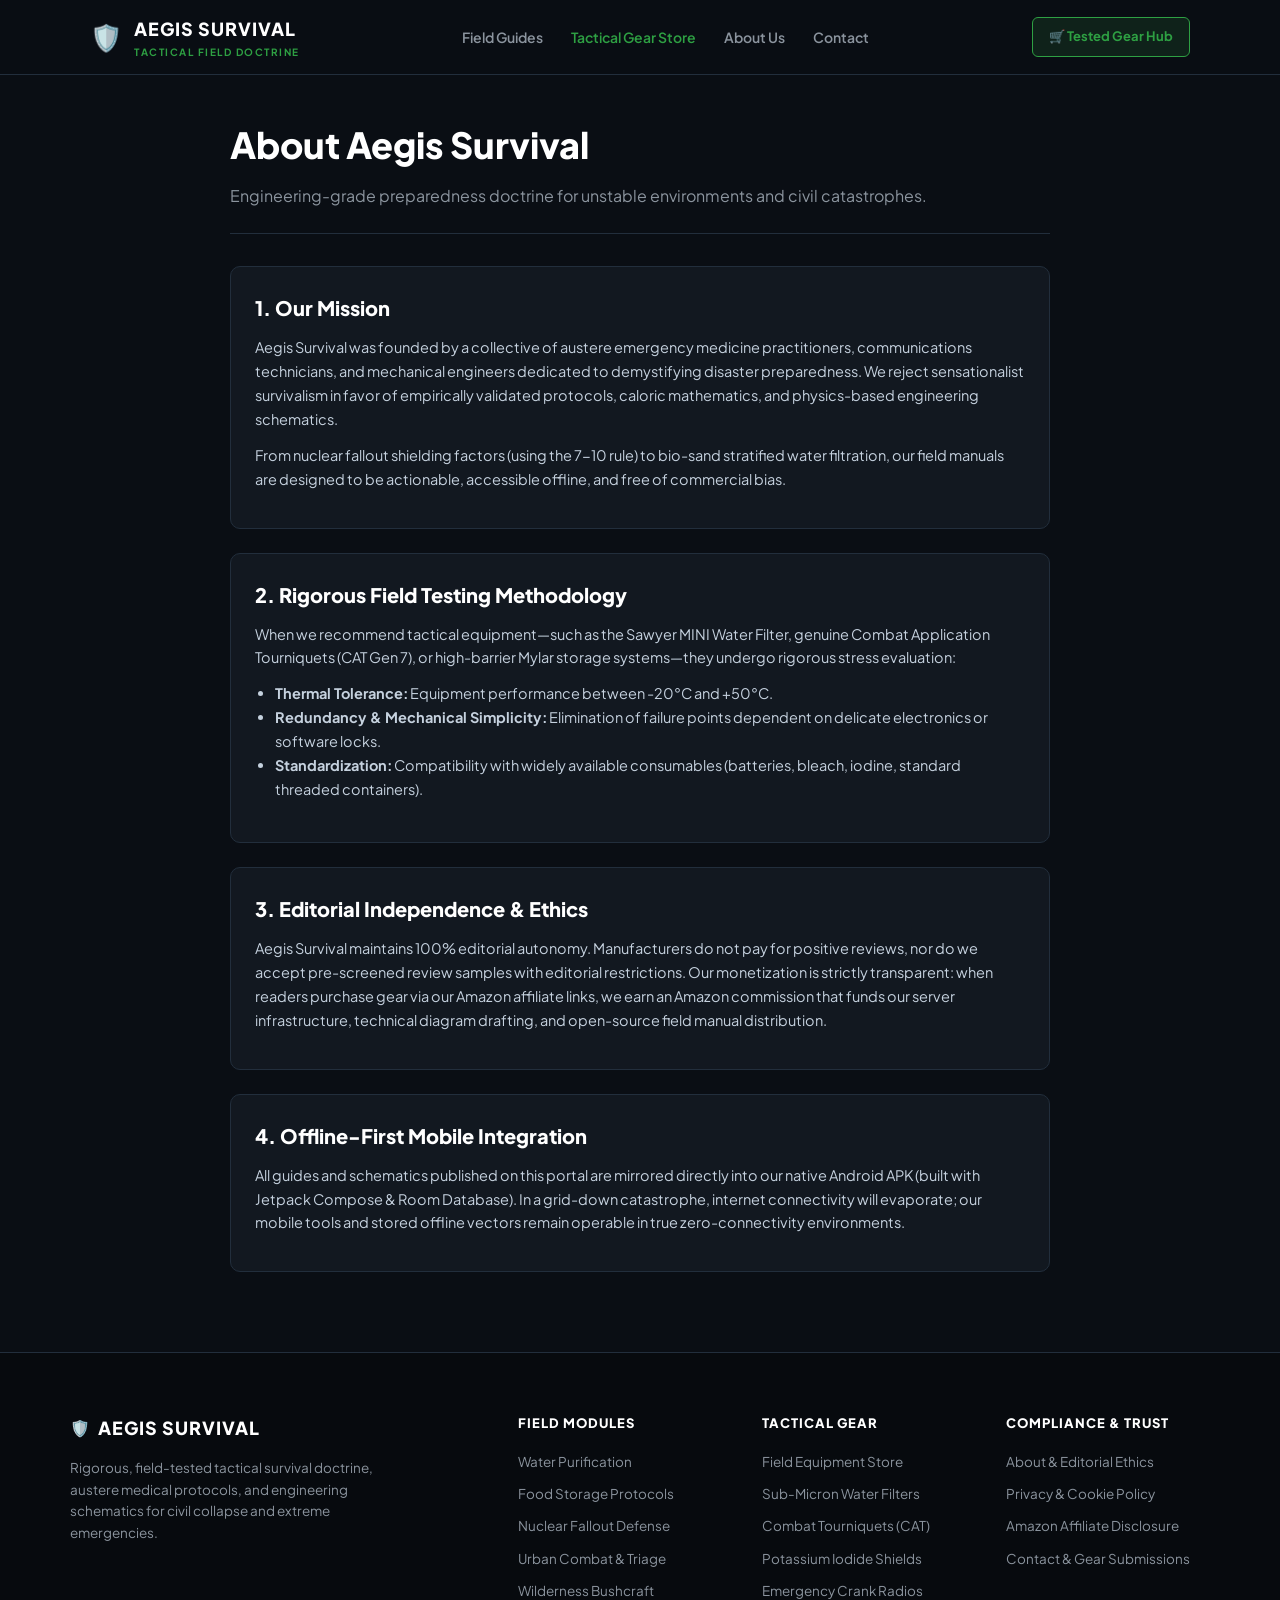
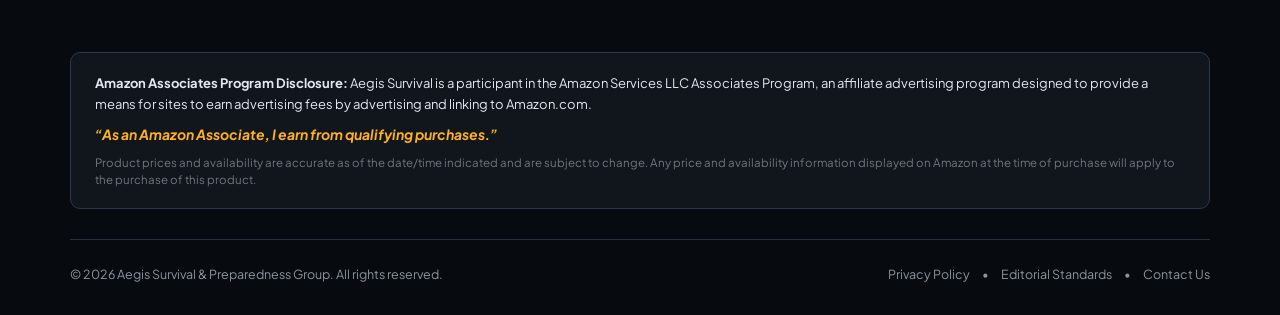
<file: docs/about.html>
<!DOCTYPE html>
<html lang="en">
<head>
  <meta charset="UTF-8">
  <meta name="viewport" content="width=device-width, initial-scale=1.0">
  <title>About Us &amp; Editorial Ethics | Aegis Survival</title>
  <meta name="description" content="Learn about Aegis Survival's mission, field testing methodology, and strict editorial standards for civil emergency preparedness.">
  <link rel="stylesheet" href="css/style.css">
  <link rel="preconnect" href="https://fonts.googleapis.com">
  <link rel="preconnect" href="https://fonts.gstatic.com" crossorigin>
  <link href="https://fonts.googleapis.com/css2?family=JetBrains+Mono:wght@400;600&family=Plus+Jakarta+Sans:wght@400;600;700;800&display=swap" rel="stylesheet">
</head>
<body>

  
  <header class="site-header">
    <div class="header-inner">
      <a href="index.html" class="site-logo">
        <span class="logo-shield">🛡️</span>
        <div class="logo-text">
          <span class="title">AEGIS SURVIVAL</span>
          <span class="subtitle">TACTICAL FIELD DOCTRINE</span>
        </div>
      </a>

      <nav class="nav-links">
        <a href="index.html">Field Guides</a>
        <a href="gear.html" class="nav-gear">Tactical Gear Store</a>
        <a href="about.html">About Us</a>
        <a href="contact.html">Contact</a>
      </nav>

      <div class="header-action">
        <a href="gear.html" class="btn-gear-nav">
          <span>🛒 Tested Gear Hub</span>
        </a>
      </div>
    </div>
  </header>


  <main class="page-container">
    <div class="page-header">
      <h1>About Aegis Survival</h1>
      <p>Engineering-grade preparedness doctrine for unstable environments and civil catastrophes.</p>
    </div>

    <div class="legal-card">
      <h2>1. Our Mission</h2>
      <p>
        Aegis Survival was founded by a collective of austere emergency medicine practitioners, communications technicians, and mechanical engineers dedicated to demystifying disaster preparedness. We reject sensationalist survivalism in favor of empirically validated protocols, caloric mathematics, and physics-based engineering schematics.
      </p>
      <p>
        From nuclear fallout shielding factors (using the 7-10 rule) to bio-sand stratified water filtration, our field manuals are designed to be actionable, accessible offline, and free of commercial bias.
      </p>
    </div>

    <div class="legal-card">
      <h2>2. Rigorous Field Testing Methodology</h2>
      <p>
        When we recommend tactical equipment—such as the Sawyer MINI Water Filter, genuine Combat Application Tourniquets (CAT Gen 7), or high-barrier Mylar storage systems—they undergo rigorous stress evaluation:
      </p>
      <ul>
        <li><strong>Thermal Tolerance:</strong> Equipment performance between -20°C and +50°C.</li>
        <li><strong>Redundancy &amp; Mechanical Simplicity:</strong> Elimination of failure points dependent on delicate electronics or software locks.</li>
        <li><strong>Standardization:</strong> Compatibility with widely available consumables (batteries, bleach, iodine, standard threaded containers).</li>
      </ul>
    </div>

    <div class="legal-card">
      <h2>3. Editorial Independence &amp; Ethics</h2>
      <p>
        Aegis Survival maintains 100% editorial autonomy. Manufacturers do not pay for positive reviews, nor do we accept pre-screened review samples with editorial restrictions. Our monetization is strictly transparent: when readers purchase gear via our Amazon affiliate links, we earn an Amazon commission that funds our server infrastructure, technical diagram drafting, and open-source field manual distribution.
      </p>
    </div>

    <div class="legal-card">
      <h2>4. Offline-First Mobile Integration</h2>
      <p>
        All guides and schematics published on this portal are mirrored directly into our native Android APK (built with Jetpack Compose &amp; Room Database). In a grid-down catastrophe, internet connectivity will evaporate; our mobile tools and stored offline vectors remain operable in true zero-connectivity environments.
      </p>
    </div>
  </main>

  
  <footer class="site-footer">
    <div class="footer-container">
      <div class="footer-grid">
        <div class="footer-col brand-col">
          <div class="footer-logo">
            <span class="shield-icon">🛡️</span>
            <span class="brand-name">AEGIS SURVIVAL</span>
          </div>
          <p class="footer-desc">
            Rigorous, field-tested tactical survival doctrine, austere medical protocols, and engineering schematics for civil collapse and extreme emergencies.
          </p>
        </div>
        
        <div class="footer-col">
          <h4>Field Modules</h4>
          <ul>
            <li><a href="articles/water-purification.html">Water Purification</a></li>
            <li><a href="articles/food-storage.html">Food Storage Protocols</a></li>
            <li><a href="articles/nuclear-fallout-shelter.html">Nuclear Fallout Defense</a></li>
            <li><a href="articles/urban-combat-collapse.html">Urban Combat &amp; Triage</a></li>
            <li><a href="articles/wilderness-survival.html">Wilderness Bushcraft</a></li>
          </ul>
        </div>
        
        <div class="footer-col">
          <h4>Tactical Gear</h4>
          <ul>
            <li><a href="gear.html">Field Equipment Store</a></li>
            <li><a href="gear.html#filtration">Sub-Micron Water Filters</a></li>
            <li><a href="gear.html#medical">Combat Tourniquets (CAT)</a></li>
            <li><a href="gear.html#radiological">Potassium Iodide Shields</a></li>
            <li><a href="gear.html#comms">Emergency Crank Radios</a></li>
          </ul>
        </div>
        
        <div class="footer-col">
          <h4>Compliance &amp; Trust</h4>
          <ul>
            <li><a href="about.html">About &amp; Editorial Ethics</a></li>
            <li><a href="privacy-policy.html">Privacy &amp; Cookie Policy</a></li>
            <li><a href="privacy-policy.html#amazon-disclosure">Amazon Affiliate Disclosure</a></li>
            <li><a href="contact.html">Contact &amp; Gear Submissions</a></li>
          </ul>
        </div>
      </div>

      <!-- MANDATORY AMAZON AFFILIATE STATEMENT -->
      <div class="amazon-compliance-box">
        <p class="amazon-legal-statement">
          <strong>Amazon Associates Program Disclosure:</strong> Aegis Survival is a participant in the Amazon Services LLC Associates Program, an affiliate advertising program designed to provide a means for sites to earn advertising fees by advertising and linking to Amazon.com.
        </p>
        <p class="amazon-mandate-quote">
          <em>“As an Amazon Associate, I earn from qualifying purchases.”</em>
        </p>
        <p class="amazon-pricing-note">
          Product prices and availability are accurate as of the date/time indicated and are subject to change. Any price and availability information displayed on Amazon at the time of purchase will apply to the purchase of this product.
        </p>
      </div>

      <div class="footer-bottom">
        <p>&copy; 2026 Aegis Survival &amp; Preparedness Group. All rights reserved.</p>
        <div class="footer-bottom-links">
          <a href="privacy-policy.html">Privacy Policy</a>
          <span>•</span>
          <a href="about.html">Editorial Standards</a>
          <span>•</span>
          <a href="contact.html">Contact Us</a>
        </div>
      </div>
    </div>
  </footer>


</body>
</html>
</file>
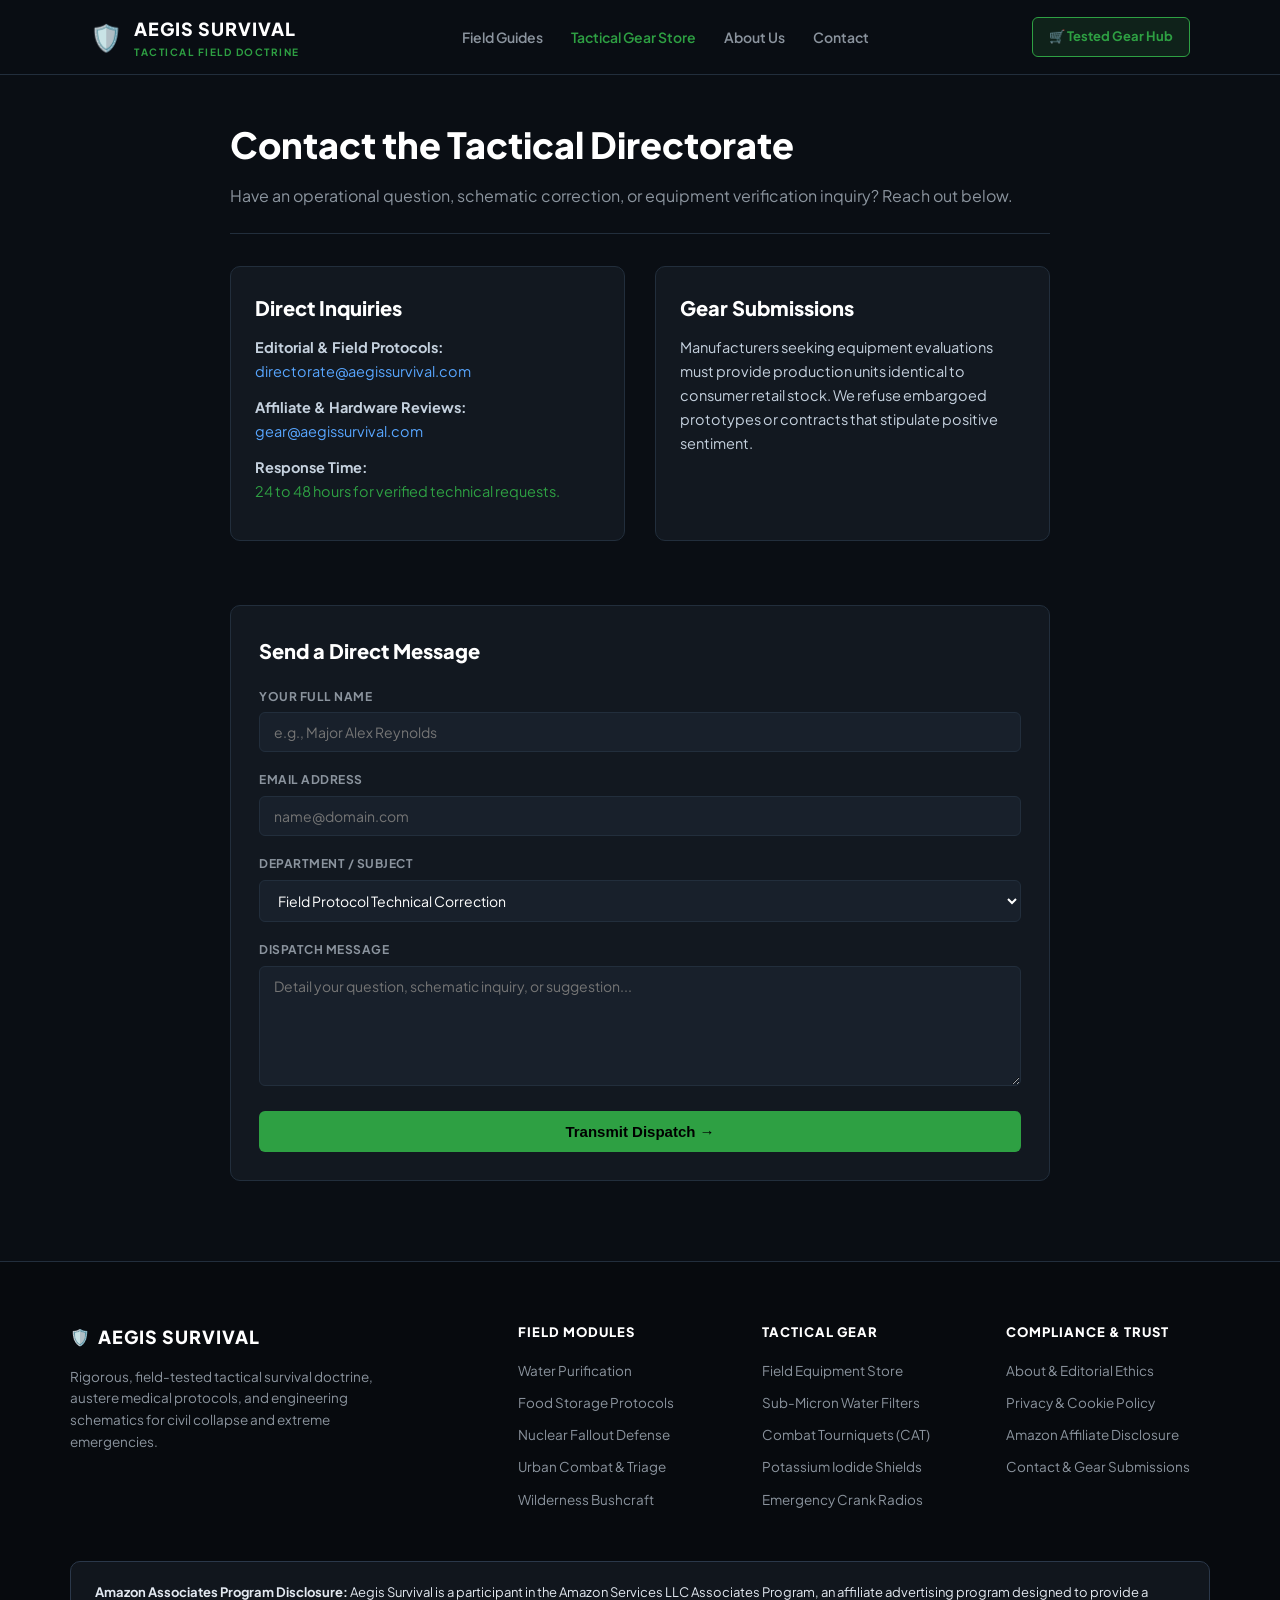
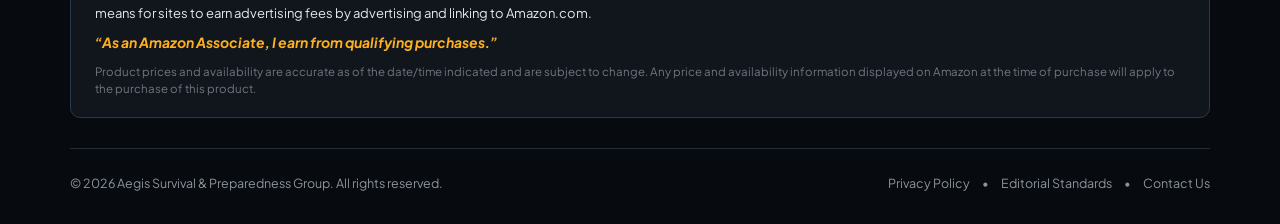
<file: docs/contact.html>
<!DOCTYPE html>
<html lang="en">
<head>
  <meta charset="UTF-8">
  <meta name="viewport" content="width=device-width, initial-scale=1.0">
  <title>Contact &amp; Editorial Inquiries | Aegis Survival</title>
  <meta name="description" content="Contact the Aegis Survival editorial team for technical inquiries, schematic corrections, or gear review submissions.">
  <link rel="stylesheet" href="css/style.css">
  <link rel="preconnect" href="https://fonts.googleapis.com">
  <link rel="preconnect" href="https://fonts.gstatic.com" crossorigin>
  <link href="https://fonts.googleapis.com/css2?family=JetBrains+Mono:wght@400;600&family=Plus+Jakarta+Sans:wght@400;600;700;800&display=swap" rel="stylesheet">
</head>
<body>

  
  <header class="site-header">
    <div class="header-inner">
      <a href="index.html" class="site-logo">
        <span class="logo-shield">🛡️</span>
        <div class="logo-text">
          <span class="title">AEGIS SURVIVAL</span>
          <span class="subtitle">TACTICAL FIELD DOCTRINE</span>
        </div>
      </a>

      <nav class="nav-links">
        <a href="index.html">Field Guides</a>
        <a href="gear.html" class="nav-gear">Tactical Gear Store</a>
        <a href="about.html">About Us</a>
        <a href="contact.html">Contact</a>
      </nav>

      <div class="header-action">
        <a href="gear.html" class="btn-gear-nav">
          <span>🛒 Tested Gear Hub</span>
        </a>
      </div>
    </div>
  </header>


  <main class="page-container">
    <div class="page-header">
      <h1>Contact the Tactical Directorate</h1>
      <p>Have an operational question, schematic correction, or equipment verification inquiry? Reach out below.</p>
    </div>

    <div style="display: grid; grid-template-columns: 1fr 1fr; gap: 30px; margin-bottom: 40px;">
      <div class="legal-card">
        <h2>Direct Inquiries</h2>
        <p><strong>Editorial &amp; Field Protocols:</strong><br><a href="mailto:directorate@aegissurvival.com">directorate@aegissurvival.com</a></p>
        <p><strong>Affiliate &amp; Hardware Reviews:</strong><br><a href="mailto:gear@aegissurvival.com">gear@aegissurvival.com</a></p>
        <p><strong>Response Time:</strong><br><span style="color: var(--primary);">24 to 48 hours for verified technical requests.</span></p>
      </div>

      <div class="legal-card">
        <h2>Gear Submissions</h2>
        <p>
          Manufacturers seeking equipment evaluations must provide production units identical to consumer retail stock. We refuse embargoed prototypes or contracts that stipulate positive sentiment.
        </p>
      </div>
    </div>

    <div class="contact-form">
      <h2 style="font-size: 20px; font-weight: 800; color: #fff; margin-bottom: 20px;">Send a Direct Message</h2>
      <form onsubmit="event.preventDefault(); alert('Thank you for contacting Aegis Survival. Your dispatch has been transmitted to our duty officer.'); this.reset();">
        <div class="form-group">
          <label>Your Full Name</label>
          <input type="text" class="form-input" placeholder="e.g., Major Alex Reynolds" required>
        </div>

        <div class="form-group">
          <label>Email Address</label>
          <input type="email" class="form-input" placeholder="name@domain.com" required>
        </div>

        <div class="form-group">
          <label>Department / Subject</label>
          <select class="form-input" style="background: var(--bg-surface);">
            <option>Field Protocol Technical Correction</option>
            <option>Affiliate Equipment Inquiry</option>
            <option>Offline Android App Feedback</option>
            <option>General Preparedness Question</option>
          </select>
        </div>

        <div class="form-group">
          <label>Dispatch Message</label>
          <textarea class="form-textarea" placeholder="Detail your question, schematic inquiry, or suggestion..." required></textarea>
        </div>

        <button type="submit" class="btn-hero-primary" style="border: none; cursor: pointer; width: 100%; justify-content: center; font-size: 15px;">
          Transmit Dispatch &rarr;
        </button>
      </form>
    </div>
  </main>

  
  <footer class="site-footer">
    <div class="footer-container">
      <div class="footer-grid">
        <div class="footer-col brand-col">
          <div class="footer-logo">
            <span class="shield-icon">🛡️</span>
            <span class="brand-name">AEGIS SURVIVAL</span>
          </div>
          <p class="footer-desc">
            Rigorous, field-tested tactical survival doctrine, austere medical protocols, and engineering schematics for civil collapse and extreme emergencies.
          </p>
        </div>
        
        <div class="footer-col">
          <h4>Field Modules</h4>
          <ul>
            <li><a href="articles/water-purification.html">Water Purification</a></li>
            <li><a href="articles/food-storage.html">Food Storage Protocols</a></li>
            <li><a href="articles/nuclear-fallout-shelter.html">Nuclear Fallout Defense</a></li>
            <li><a href="articles/urban-combat-collapse.html">Urban Combat &amp; Triage</a></li>
            <li><a href="articles/wilderness-survival.html">Wilderness Bushcraft</a></li>
          </ul>
        </div>
        
        <div class="footer-col">
          <h4>Tactical Gear</h4>
          <ul>
            <li><a href="gear.html">Field Equipment Store</a></li>
            <li><a href="gear.html#filtration">Sub-Micron Water Filters</a></li>
            <li><a href="gear.html#medical">Combat Tourniquets (CAT)</a></li>
            <li><a href="gear.html#radiological">Potassium Iodide Shields</a></li>
            <li><a href="gear.html#comms">Emergency Crank Radios</a></li>
          </ul>
        </div>
        
        <div class="footer-col">
          <h4>Compliance &amp; Trust</h4>
          <ul>
            <li><a href="about.html">About &amp; Editorial Ethics</a></li>
            <li><a href="privacy-policy.html">Privacy &amp; Cookie Policy</a></li>
            <li><a href="privacy-policy.html#amazon-disclosure">Amazon Affiliate Disclosure</a></li>
            <li><a href="contact.html">Contact &amp; Gear Submissions</a></li>
          </ul>
        </div>
      </div>

      <!-- MANDATORY AMAZON AFFILIATE STATEMENT -->
      <div class="amazon-compliance-box">
        <p class="amazon-legal-statement">
          <strong>Amazon Associates Program Disclosure:</strong> Aegis Survival is a participant in the Amazon Services LLC Associates Program, an affiliate advertising program designed to provide a means for sites to earn advertising fees by advertising and linking to Amazon.com.
        </p>
        <p class="amazon-mandate-quote">
          <em>“As an Amazon Associate, I earn from qualifying purchases.”</em>
        </p>
        <p class="amazon-pricing-note">
          Product prices and availability are accurate as of the date/time indicated and are subject to change. Any price and availability information displayed on Amazon at the time of purchase will apply to the purchase of this product.
        </p>
      </div>

      <div class="footer-bottom">
        <p>&copy; 2026 Aegis Survival &amp; Preparedness Group. All rights reserved.</p>
        <div class="footer-bottom-links">
          <a href="privacy-policy.html">Privacy Policy</a>
          <span>•</span>
          <a href="about.html">Editorial Standards</a>
          <span>•</span>
          <a href="contact.html">Contact Us</a>
        </div>
      </div>
    </div>
  </footer>


</body>
</html>
</file>
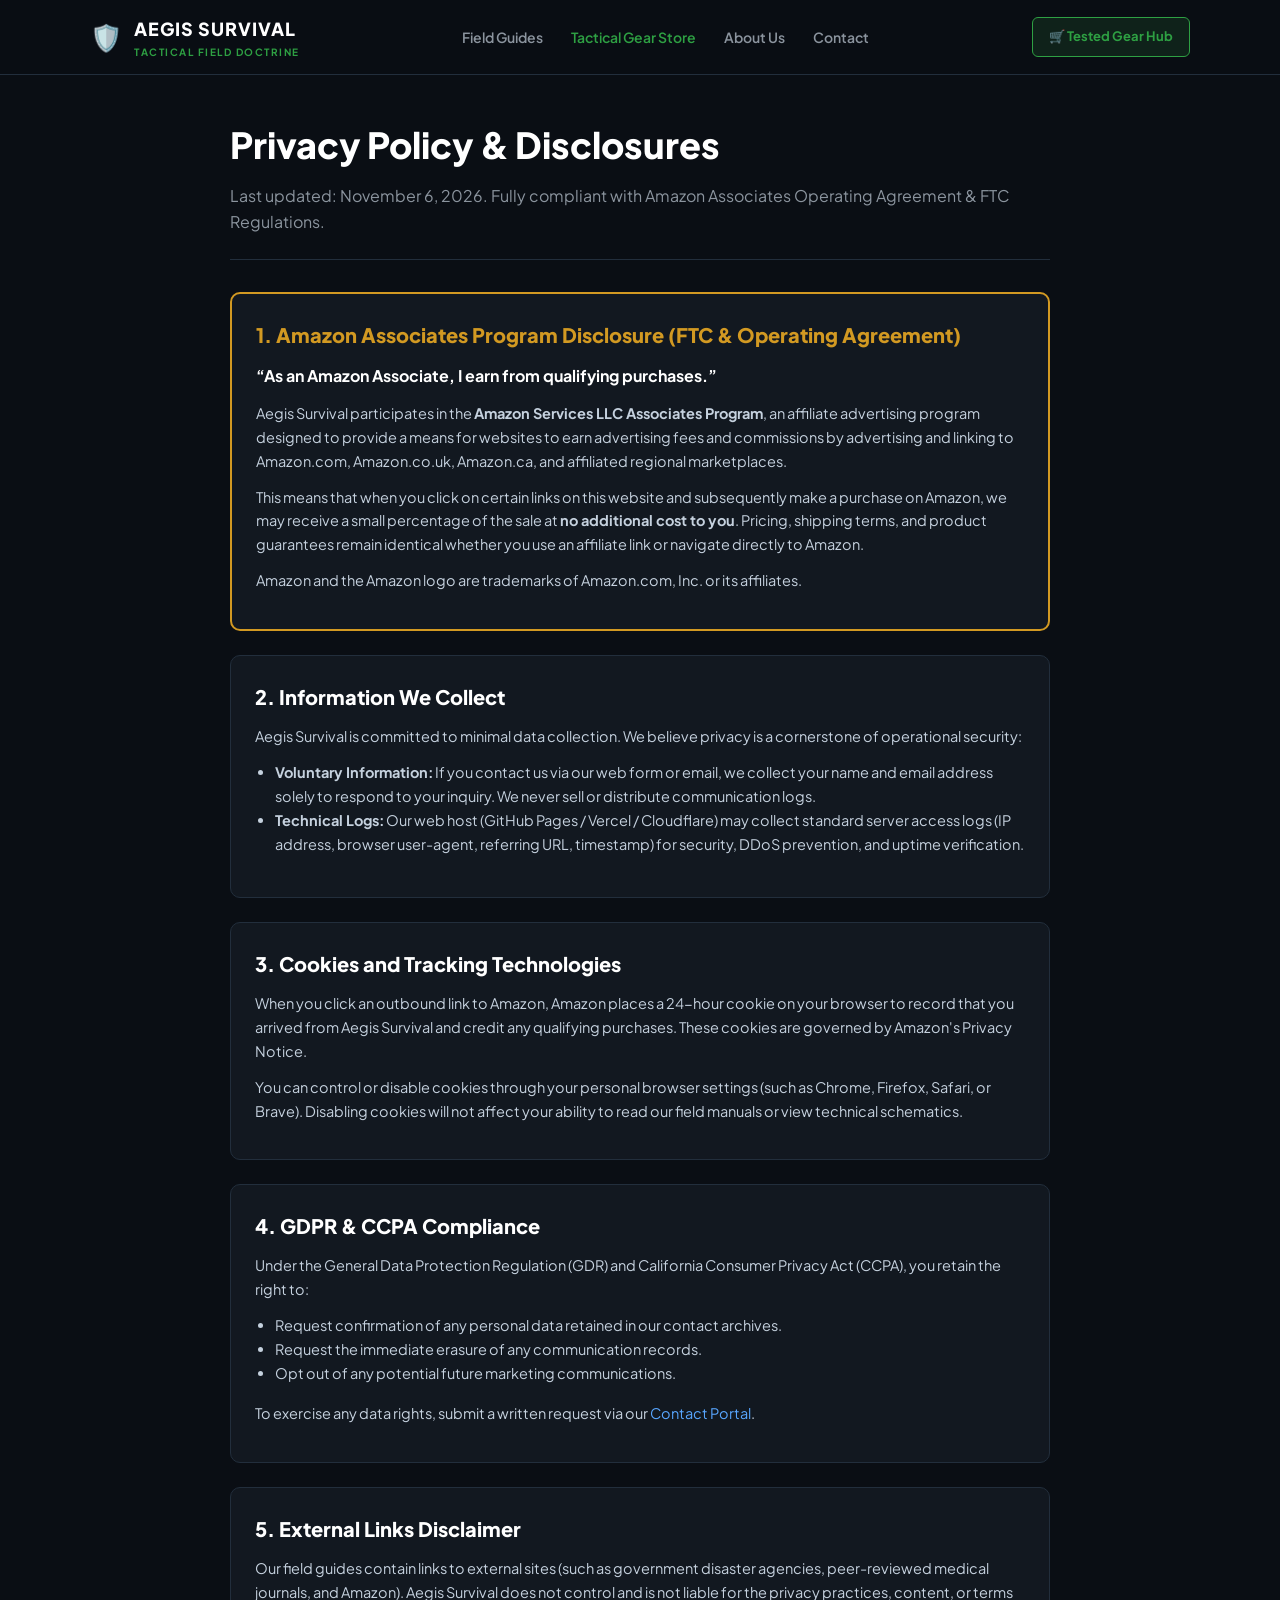
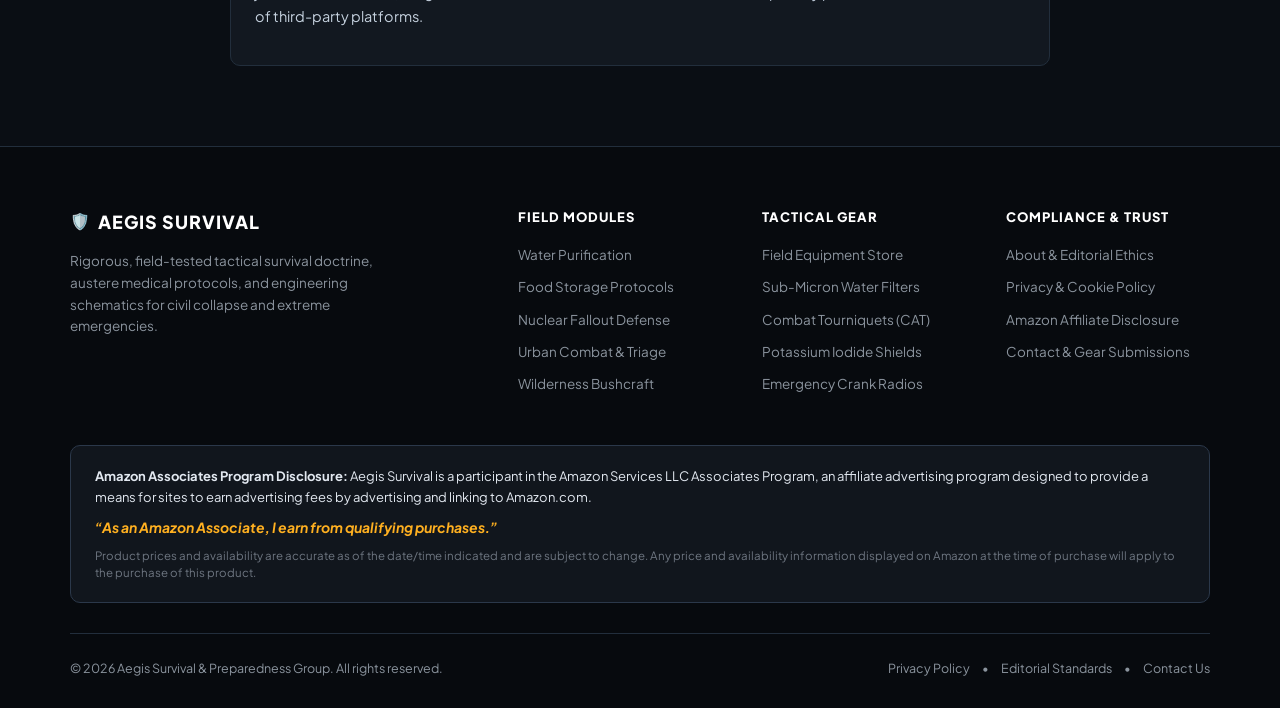
<file: docs/privacy-policy.html>
<!DOCTYPE html>
<html lang="en">
<head>
  <meta charset="UTF-8">
  <meta name="viewport" content="width=device-width, initial-scale=1.0">
  <title>Privacy Policy &amp; Amazon Affiliate Disclosure | Aegis Survival</title>
  <meta name="description" content="Aegis Survival Privacy Policy, Cookie Usage, GDPR/CCPA rights, and mandatory Amazon Associates affiliate disclosures.">
  <link rel="stylesheet" href="css/style.css">
  <link rel="preconnect" href="https://fonts.googleapis.com">
  <link rel="preconnect" href="https://fonts.gstatic.com" crossorigin>
  <link href="https://fonts.googleapis.com/css2?family=JetBrains+Mono:wght@400;600&family=Plus+Jakarta+Sans:wght@400;600;700;800&display=swap" rel="stylesheet">
</head>
<body>

  
  <header class="site-header">
    <div class="header-inner">
      <a href="index.html" class="site-logo">
        <span class="logo-shield">🛡️</span>
        <div class="logo-text">
          <span class="title">AEGIS SURVIVAL</span>
          <span class="subtitle">TACTICAL FIELD DOCTRINE</span>
        </div>
      </a>

      <nav class="nav-links">
        <a href="index.html">Field Guides</a>
        <a href="gear.html" class="nav-gear">Tactical Gear Store</a>
        <a href="about.html">About Us</a>
        <a href="contact.html">Contact</a>
      </nav>

      <div class="header-action">
        <a href="gear.html" class="btn-gear-nav">
          <span>🛒 Tested Gear Hub</span>
        </a>
      </div>
    </div>
  </header>


  <main class="page-container">
    <div class="page-header">
      <h1>Privacy Policy &amp; Disclosures</h1>
      <p>Last updated: November 6, 2026. Fully compliant with Amazon Associates Operating Agreement &amp; FTC Regulations.</p>
    </div>

    <!-- Mandatory Amazon Section -->
    <div class="legal-card" id="amazon-disclosure" style="border: 2px solid var(--amber);">
      <h2 style="color: var(--amber);">1. Amazon Associates Program Disclosure (FTC &amp; Operating Agreement)</h2>
      <p style="font-size: 16px; font-weight: 700; color: #fff;">
        “As an Amazon Associate, I earn from qualifying purchases.”
      </p>
      <p>
        Aegis Survival participates in the <strong>Amazon Services LLC Associates Program</strong>, an affiliate advertising program designed to provide a means for websites to earn advertising fees and commissions by advertising and linking to Amazon.com, Amazon.co.uk, Amazon.ca, and affiliated regional marketplaces.
      </p>
      <p>
        This means that when you click on certain links on this website and subsequently make a purchase on Amazon, we may receive a small percentage of the sale at <strong>no additional cost to you</strong>. Pricing, shipping terms, and product guarantees remain identical whether you use an affiliate link or navigate directly to Amazon.
      </p>
      <p>
        Amazon and the Amazon logo are trademarks of Amazon.com, Inc. or its affiliates.
      </p>
    </div>

    <div class="legal-card">
      <h2>2. Information We Collect</h2>
      <p>
        Aegis Survival is committed to minimal data collection. We believe privacy is a cornerstone of operational security:
      </p>
      <ul>
        <li><strong>Voluntary Information:</strong> If you contact us via our web form or email, we collect your name and email address solely to respond to your inquiry. We never sell or distribute communication logs.</li>
        <li><strong>Technical Logs:</strong> Our web host (GitHub Pages / Vercel / Cloudflare) may collect standard server access logs (IP address, browser user-agent, referring URL, timestamp) for security, DDoS prevention, and uptime verification.</li>
      </ul>
    </div>

    <div class="legal-card">
      <h2>3. Cookies and Tracking Technologies</h2>
      <p>
        When you click an outbound link to Amazon, Amazon places a 24-hour cookie on your browser to record that you arrived from Aegis Survival and credit any qualifying purchases. These cookies are governed by Amazon's Privacy Notice.
      </p>
      <p>
        You can control or disable cookies through your personal browser settings (such as Chrome, Firefox, Safari, or Brave). Disabling cookies will not affect your ability to read our field manuals or view technical schematics.
      </p>
    </div>

    <div class="legal-card">
      <h2>4. GDPR &amp; CCPA Compliance</h2>
      <p>
        Under the General Data Protection Regulation (GDR) and California Consumer Privacy Act (CCPA), you retain the right to:
      </p>
      <ul>
        <li>Request confirmation of any personal data retained in our contact archives.</li>
        <li>Request the immediate erasure of any communication records.</li>
        <li>Opt out of any potential future marketing communications.</li>
      </ul>
      <p>
        To exercise any data rights, submit a written request via our <a href="contact.html">Contact Portal</a>.
      </p>
    </div>

    <div class="legal-card">
      <h2>5. External Links Disclaimer</h2>
      <p>
        Our field guides contain links to external sites (such as government disaster agencies, peer-reviewed medical journals, and Amazon). Aegis Survival does not control and is not liable for the privacy practices, content, or terms of third-party platforms.
      </p>
    </div>
  </main>

  
  <footer class="site-footer">
    <div class="footer-container">
      <div class="footer-grid">
        <div class="footer-col brand-col">
          <div class="footer-logo">
            <span class="shield-icon">🛡️</span>
            <span class="brand-name">AEGIS SURVIVAL</span>
          </div>
          <p class="footer-desc">
            Rigorous, field-tested tactical survival doctrine, austere medical protocols, and engineering schematics for civil collapse and extreme emergencies.
          </p>
        </div>
        
        <div class="footer-col">
          <h4>Field Modules</h4>
          <ul>
            <li><a href="articles/water-purification.html">Water Purification</a></li>
            <li><a href="articles/food-storage.html">Food Storage Protocols</a></li>
            <li><a href="articles/nuclear-fallout-shelter.html">Nuclear Fallout Defense</a></li>
            <li><a href="articles/urban-combat-collapse.html">Urban Combat &amp; Triage</a></li>
            <li><a href="articles/wilderness-survival.html">Wilderness Bushcraft</a></li>
          </ul>
        </div>
        
        <div class="footer-col">
          <h4>Tactical Gear</h4>
          <ul>
            <li><a href="gear.html">Field Equipment Store</a></li>
            <li><a href="gear.html#filtration">Sub-Micron Water Filters</a></li>
            <li><a href="gear.html#medical">Combat Tourniquets (CAT)</a></li>
            <li><a href="gear.html#radiological">Potassium Iodide Shields</a></li>
            <li><a href="gear.html#comms">Emergency Crank Radios</a></li>
          </ul>
        </div>
        
        <div class="footer-col">
          <h4>Compliance &amp; Trust</h4>
          <ul>
            <li><a href="about.html">About &amp; Editorial Ethics</a></li>
            <li><a href="privacy-policy.html">Privacy &amp; Cookie Policy</a></li>
            <li><a href="privacy-policy.html#amazon-disclosure">Amazon Affiliate Disclosure</a></li>
            <li><a href="contact.html">Contact &amp; Gear Submissions</a></li>
          </ul>
        </div>
      </div>

      <!-- MANDATORY AMAZON AFFILIATE STATEMENT -->
      <div class="amazon-compliance-box">
        <p class="amazon-legal-statement">
          <strong>Amazon Associates Program Disclosure:</strong> Aegis Survival is a participant in the Amazon Services LLC Associates Program, an affiliate advertising program designed to provide a means for sites to earn advertising fees by advertising and linking to Amazon.com.
        </p>
        <p class="amazon-mandate-quote">
          <em>“As an Amazon Associate, I earn from qualifying purchases.”</em>
        </p>
        <p class="amazon-pricing-note">
          Product prices and availability are accurate as of the date/time indicated and are subject to change. Any price and availability information displayed on Amazon at the time of purchase will apply to the purchase of this product.
        </p>
      </div>

      <div class="footer-bottom">
        <p>&copy; 2026 Aegis Survival &amp; Preparedness Group. All rights reserved.</p>
        <div class="footer-bottom-links">
          <a href="privacy-policy.html">Privacy Policy</a>
          <span>•</span>
          <a href="about.html">Editorial Standards</a>
          <span>•</span>
          <a href="contact.html">Contact Us</a>
        </div>
      </div>
    </div>
  </footer>


</body>
</html>
</file>
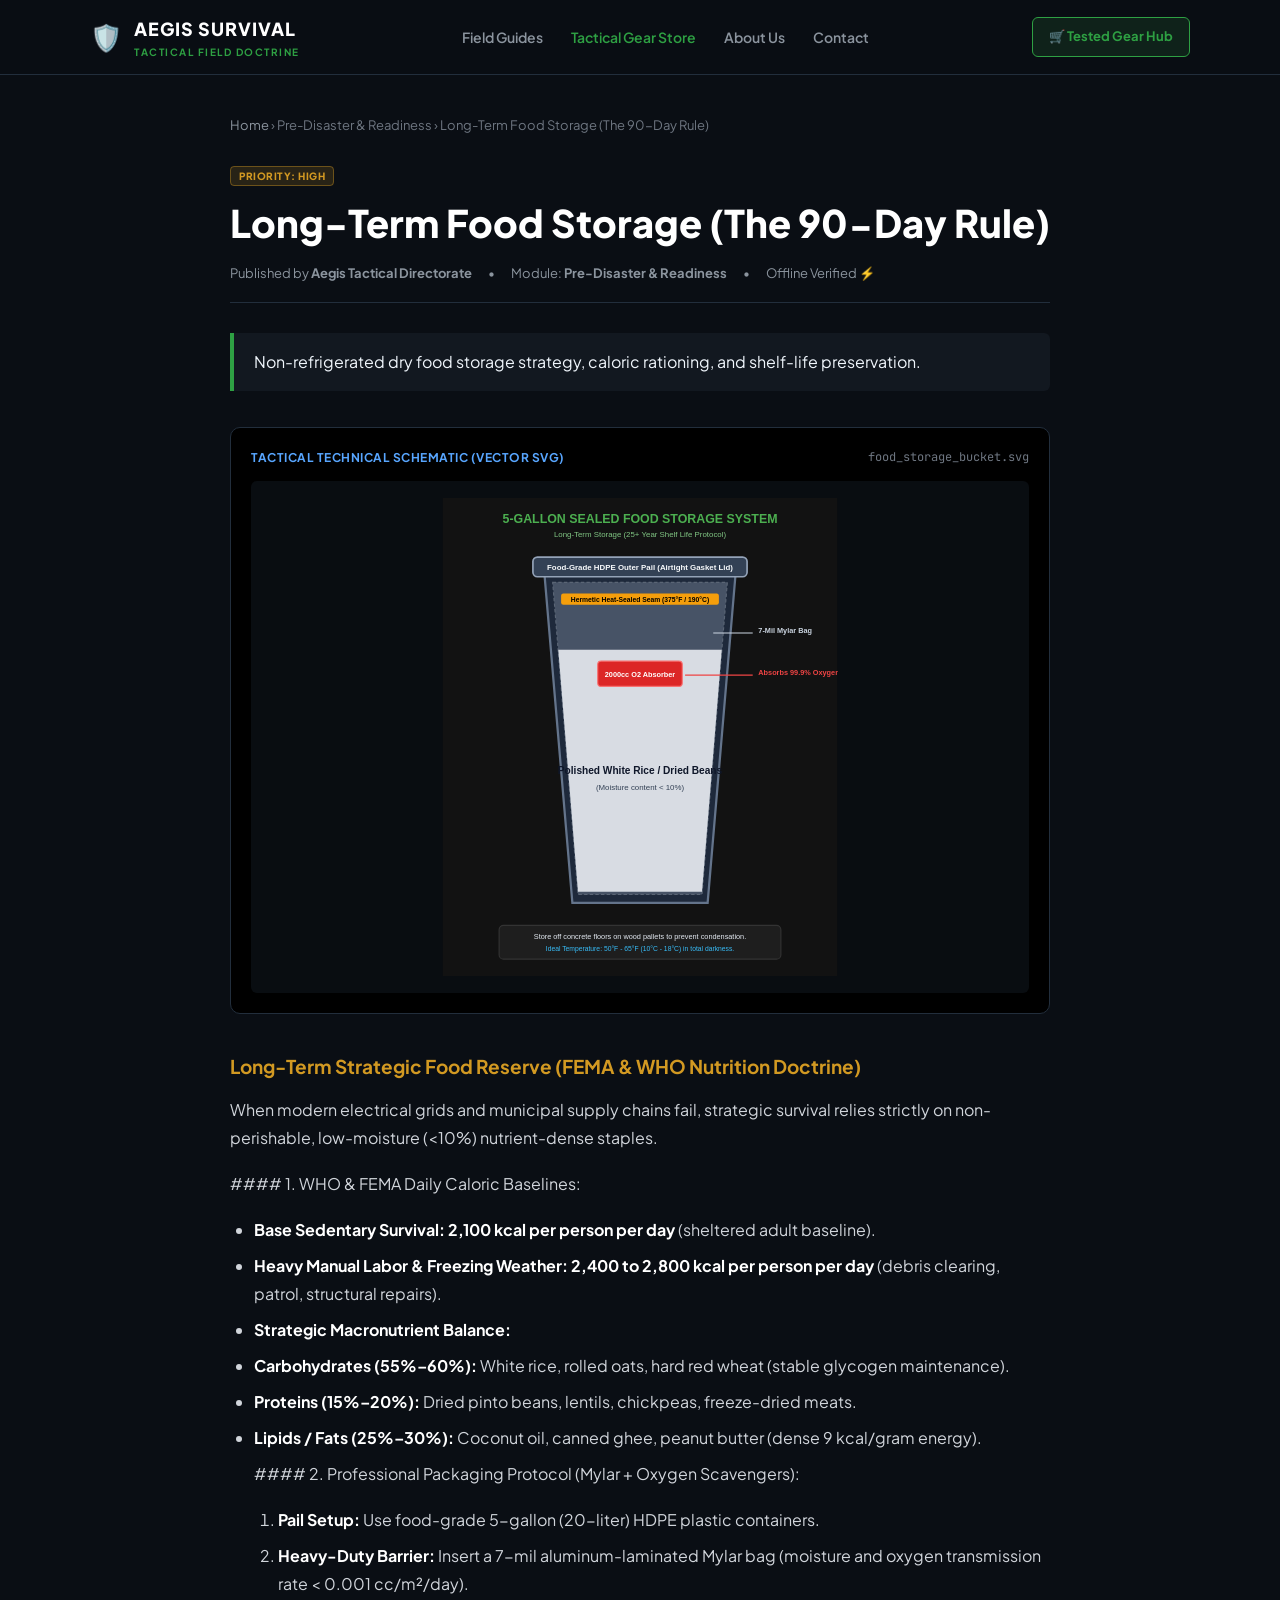
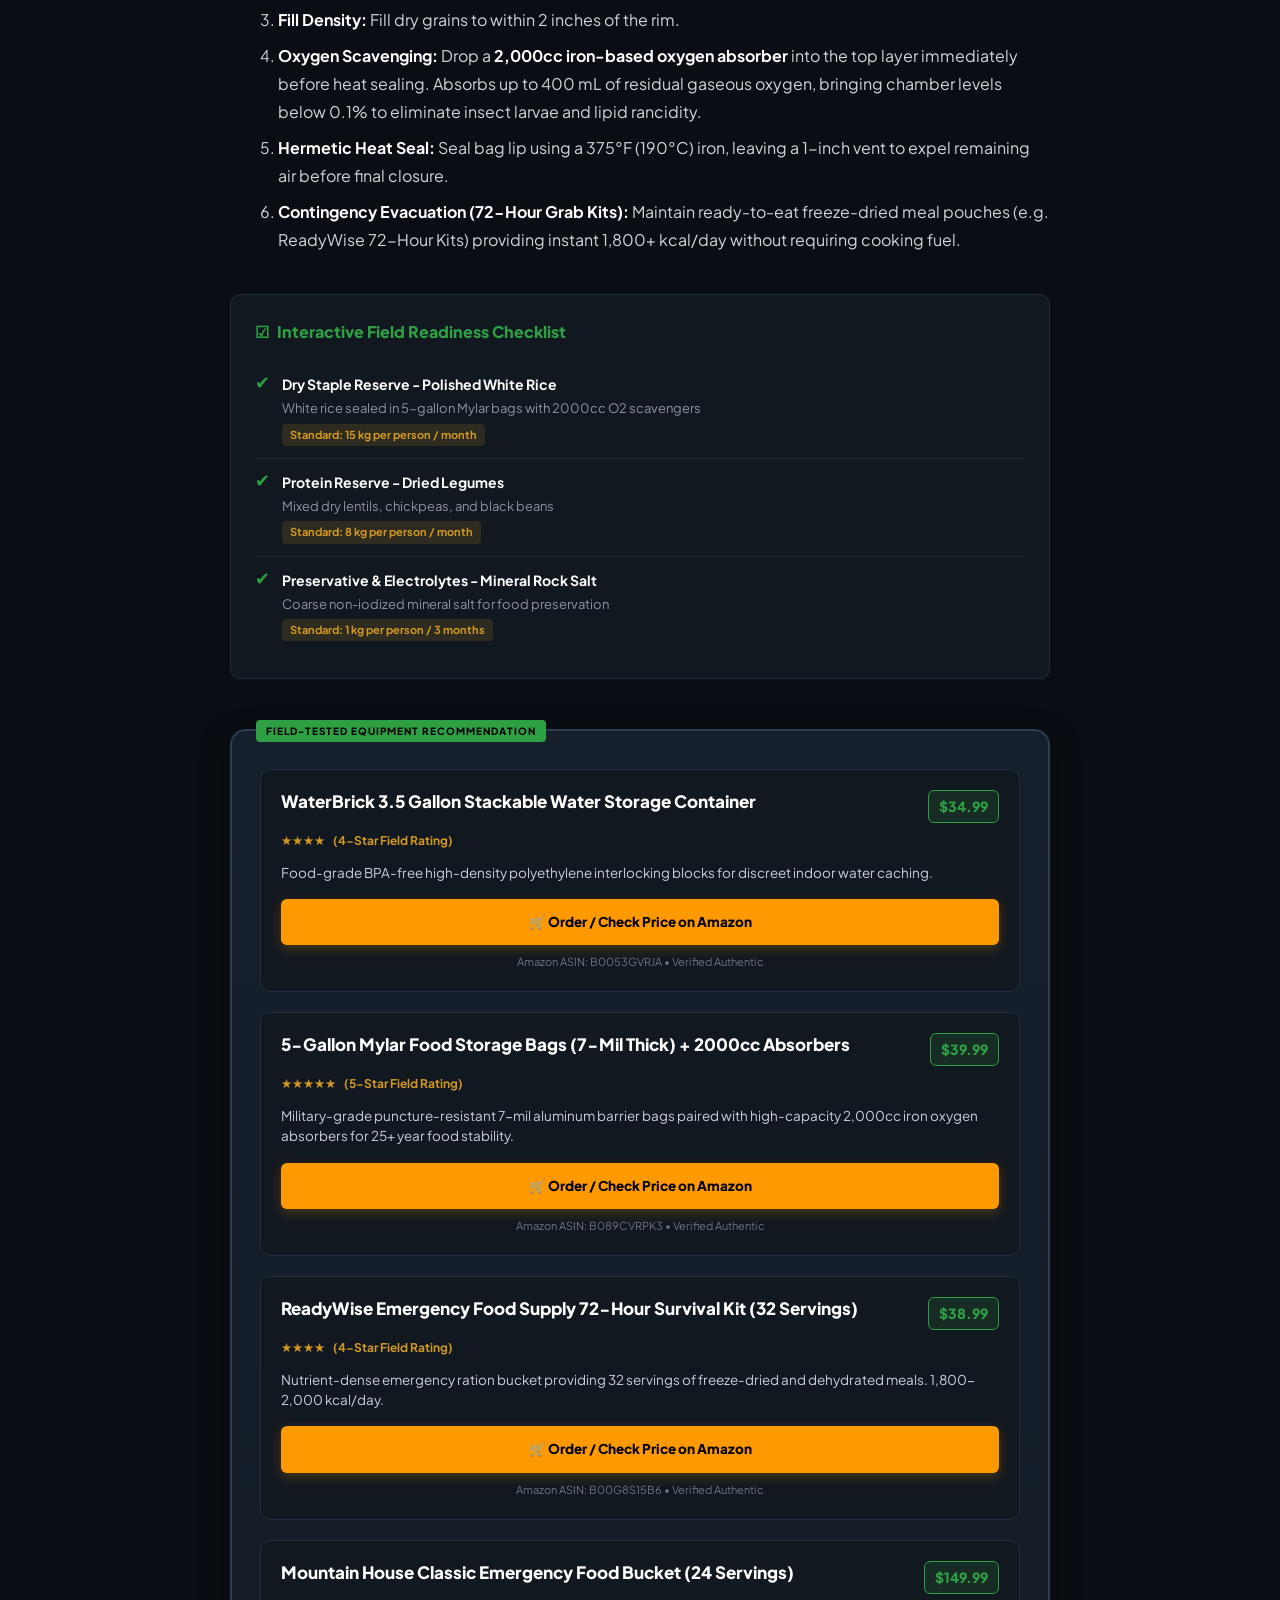
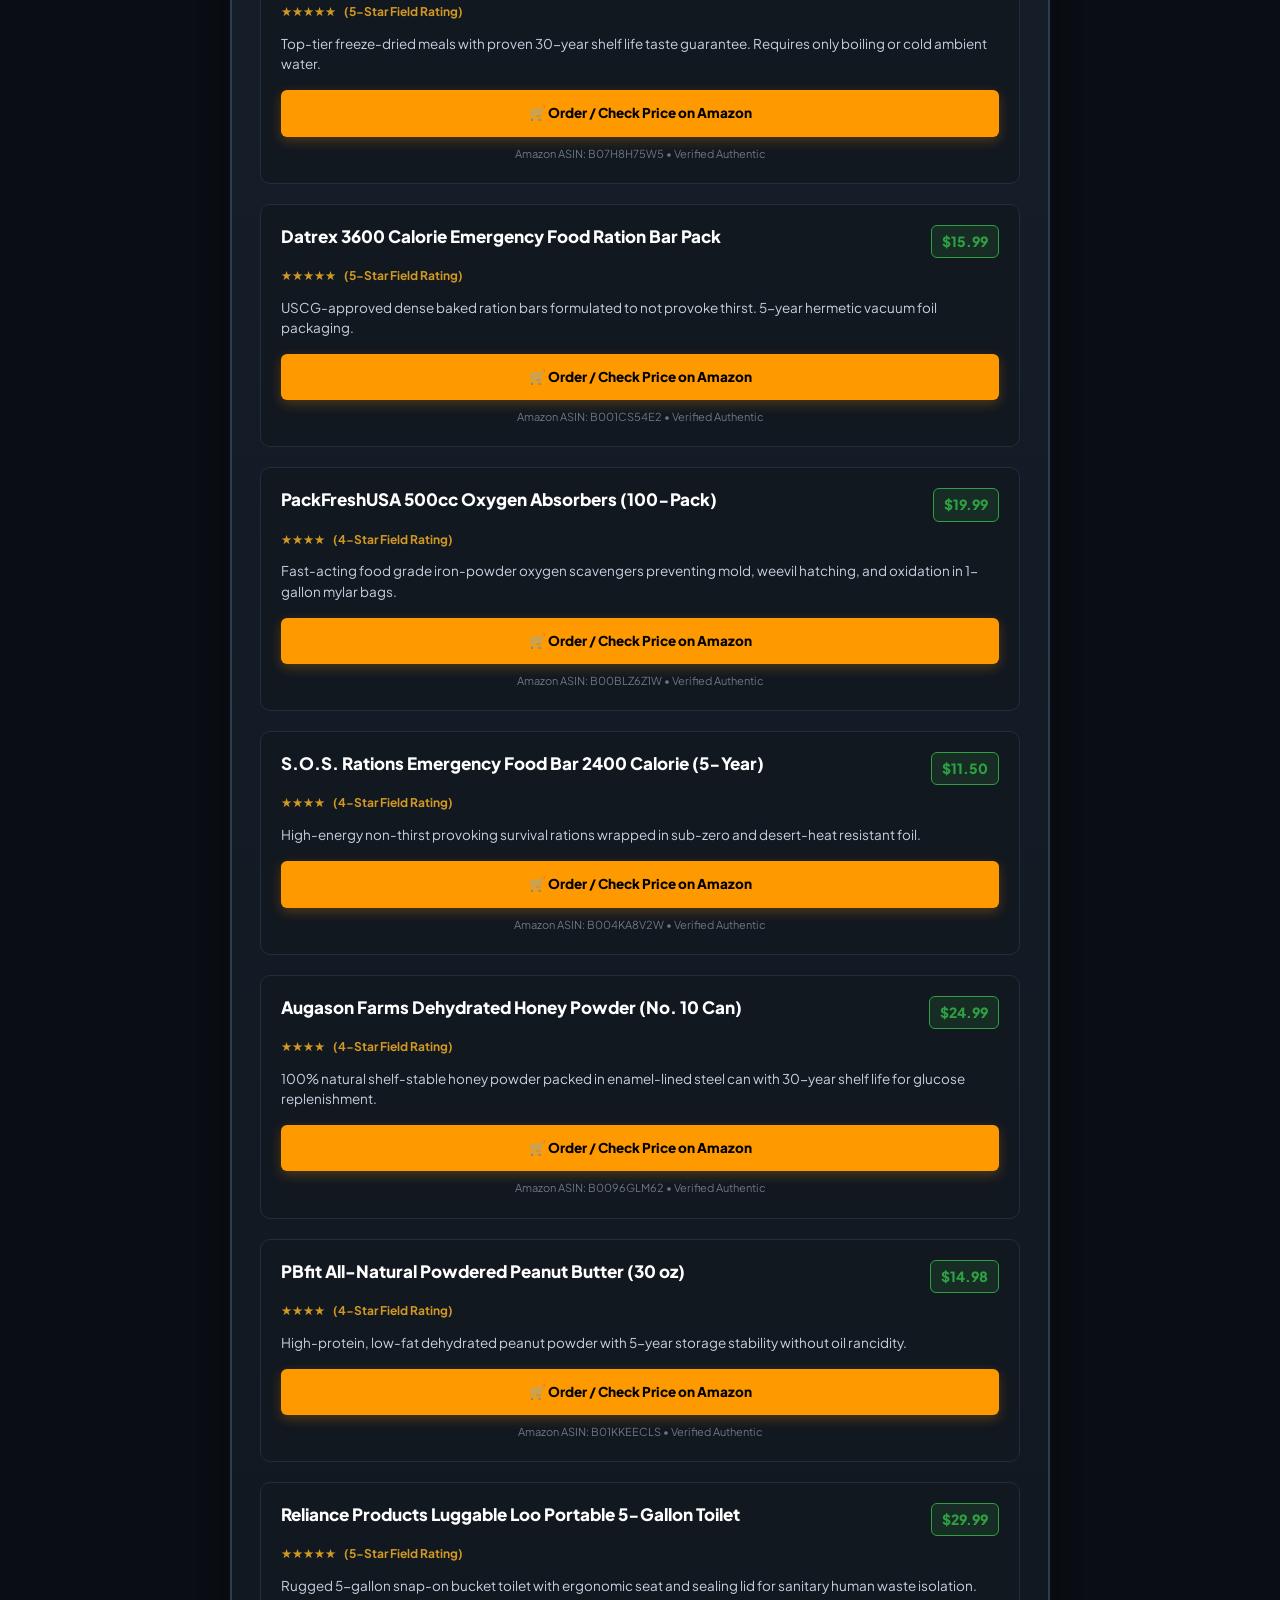
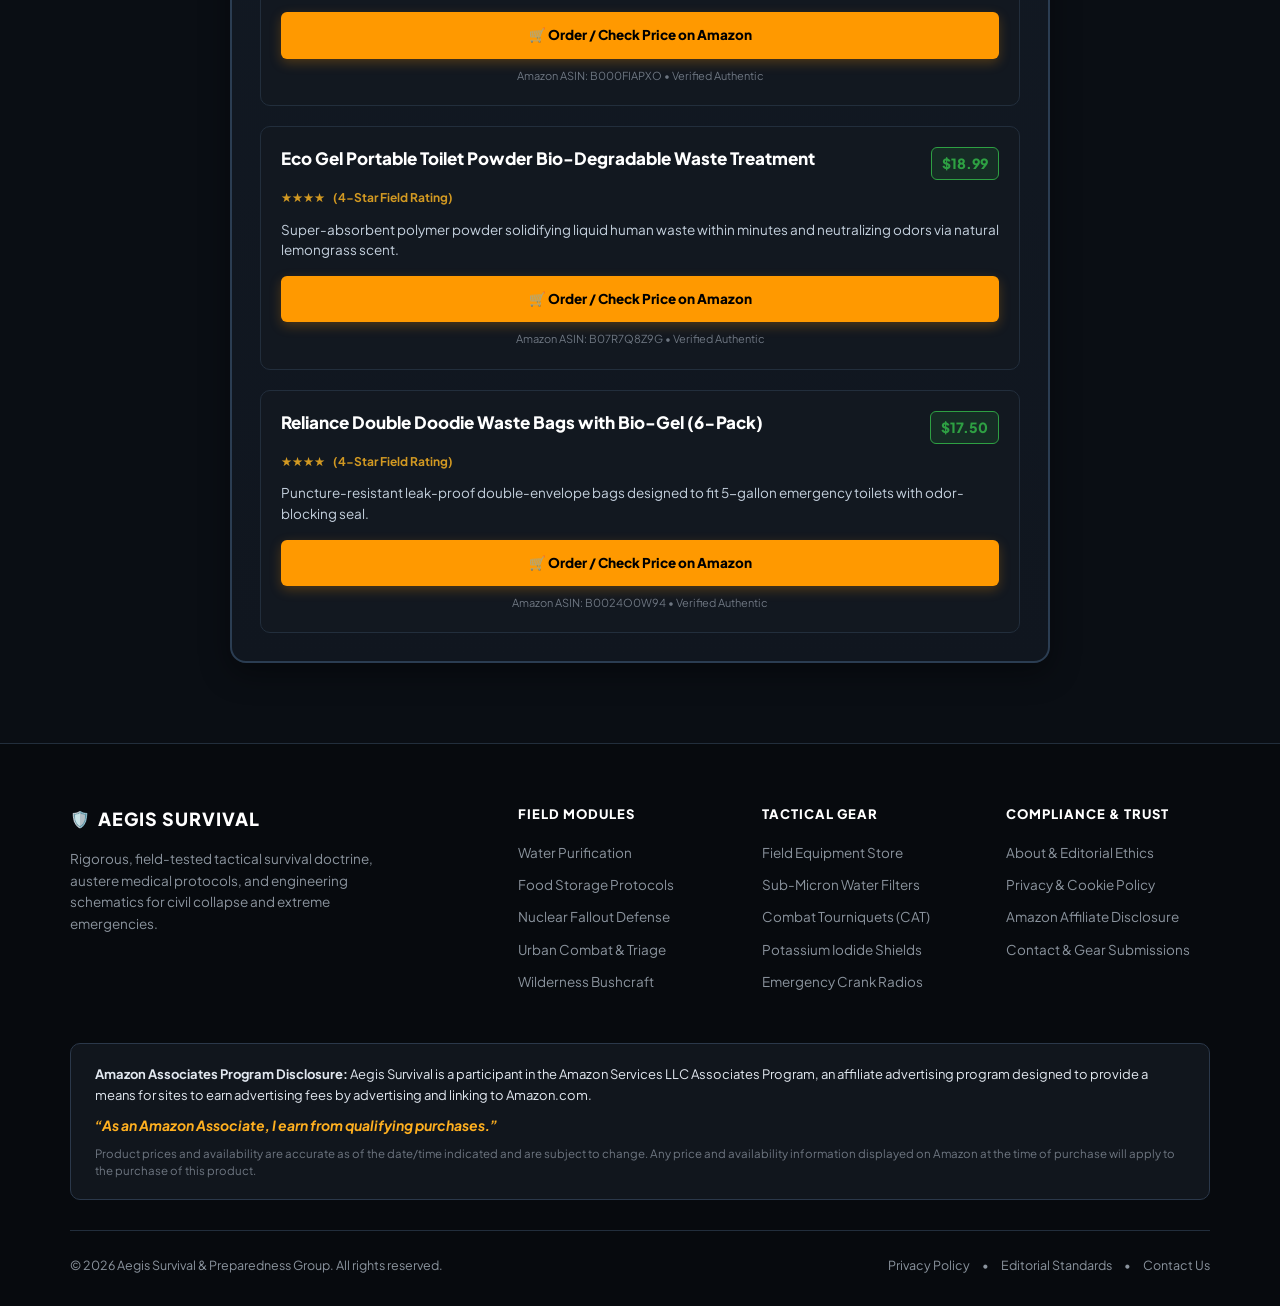
<file: docs/articles/food-storage.html>
<!DOCTYPE html>
<html lang="en">
<head>
  <meta charset="UTF-8">
  <meta name="viewport" content="width=device-width, initial-scale=1.0">
  <title>Long-Term Food Storage (The 90-Day Rule) | Aegis Survival Field Manual</title>
  <meta name="description" content="Non-refrigerated dry food storage strategy, caloric rationing, and shelf-life preservation.">
  <link rel="stylesheet" href="../css/style.css">
  <link rel="preconnect" href="https://fonts.googleapis.com">
  <link rel="preconnect" href="https://fonts.gstatic.com" crossorigin>
  <link href="https://fonts.googleapis.com/css2?family=JetBrains+Mono:wght@400;600&family=Plus+Jakarta+Sans:wght@400;600;700;800&display=swap" rel="stylesheet">
</head>
<body>

  
  <header class="site-header">
    <div class="header-inner">
      <a href="../index.html" class="site-logo">
        <span class="logo-shield">🛡️</span>
        <div class="logo-text">
          <span class="title">AEGIS SURVIVAL</span>
          <span class="subtitle">TACTICAL FIELD DOCTRINE</span>
        </div>
      </a>

      <nav class="nav-links">
        <a href="../index.html">Field Guides</a>
        <a href="../gear.html" class="nav-gear">Tactical Gear Store</a>
        <a href="../about.html">About Us</a>
        <a href="../contact.html">Contact</a>
      </nav>

      <div class="header-action">
        <a href="../gear.html" class="btn-gear-nav">
          <span>🛒 Tested Gear Hub</span>
        </a>
      </div>
    </div>
  </header>


  <main class="article-layout">
    <div class="breadcrumbs">
      <a href="../index.html">Home</a> &rsaquo; <span>Pre-Disaster & Readiness</span> &rsaquo; <span>Long-Term Food Storage (The 90-Day Rule)</span>
    </div>

    <header class="article-header">
      <div class="priority-pill">
        <span class="badge-priority priority-high">PRIORITY: HIGH</span>
      </div>
      <h1 class="article-page-title">Long-Term Food Storage (The 90-Day Rule)</h1>
      <div class="article-byline">
        <span>Published by <strong>Aegis Tactical Directorate</strong></span>
        <span>•</span>
        <span>Module: <strong>Pre-Disaster & Readiness</strong></span>
        <span>•</span>
        <span>Offline Verified ⚡</span>
      </div>
    </header>

    <div class="article-lead">
      Non-refrigerated dry food storage strategy, caloric rationing, and shelf-life preservation.
    </div>

    
        <div class="diagram-wrapper">
          <div class="diagram-header">
            <span class="diagram-label">Tactical Technical Schematic (Vector SVG)</span>
            <span class="diagram-asset-name">food_storage_bucket.svg</span>
          </div>
          <div class="diagram-box">
            <img src="../diagrams/food_storage_bucket.svg" alt="Long-Term Food Storage (The 90-Day Rule) Schematic" loading="lazy">
          </div>
        </div>
        

    <div class="article-body">
      <h3>Long-Term Strategic Food Reserve (FEMA & WHO Nutrition Doctrine)</h3>
<p>When modern electrical grids and municipal supply chains fail, strategic survival relies strictly on non-perishable, low-moisture (<10%) nutrient-dense staples.</p>
<p>#### 1. WHO & FEMA Daily Caloric Baselines:</p>
<ul>
<li><strong>Base Sedentary Survival:</strong> <strong>2,100 kcal per person per day</strong> (sheltered adult baseline).</li>
<li><strong>Heavy Manual Labor & Freezing Weather:</strong> <strong>2,400 to 2,800 kcal per person per day</strong> (debris clearing, patrol, structural repairs).</li>
<li><strong>Strategic Macronutrient Balance:</strong></li>
<li><strong>Carbohydrates (55%–60%):</strong> White rice, rolled oats, hard red wheat (stable glycogen maintenance).</li>
<li><strong>Proteins (15%–20%):</strong> Dried pinto beans, lentils, chickpeas, freeze-dried meats.</li>
<li><strong>Lipids / Fats (25%–30%):</strong> Coconut oil, canned ghee, peanut butter (dense 9 kcal/gram energy).</li>
</ol>
<p>#### 2. Professional Packaging Protocol (Mylar + Oxygen Scavengers):</p>
<ol>
<li><strong>Pail Setup:</strong> Use food-grade 5-gallon (20-liter) HDPE plastic containers.</li>
<li><strong>Heavy-Duty Barrier:</strong> Insert a 7-mil aluminum-laminated Mylar bag (moisture and oxygen transmission rate < 0.001 cc/m²/day).</li>
<li><strong>Fill Density:</strong> Fill dry grains to within 2 inches of the rim.</li>
<li><strong>Oxygen Scavenging:</strong> Drop a <strong>2,000cc iron-based oxygen absorber</strong> into the top layer immediately before heat sealing. Absorbs up to 400 mL of residual gaseous oxygen, bringing chamber levels below 0.1% to eliminate insect larvae and lipid rancidity.</li>
<li><strong>Hermetic Heat Seal:</strong> Seal bag lip using a 375°F (190°C) iron, leaving a 1-inch vent to expel remaining air before final closure.</li>
<li><strong>Contingency Evacuation (72-Hour Grab Kits):</strong> Maintain ready-to-eat freeze-dried meal pouches (e.g. ReadyWise 72-Hour Kits) providing instant 1,800+ kcal/day without requiring cooking fuel.</li>
</ul>
    </div>

    
        <div class="checklist-section">
          <div class="checklist-header">
            <span>☑</span> <span>Interactive Field Readiness Checklist</span>
          </div>
        
            <div class="checklist-item">
              <span class="chk-box">✔</span>
              <div>
                <div class="chk-title">Dry Staple Reserve - Polished White Rice</div>
                <div class="chk-spec">White rice sealed in 5-gallon Mylar bags with 2000cc O2 scavengers</div>
                <div class="chk-formula">Standard: 15 kg per person / month</div>
              </div>
            </div>
            
            <div class="checklist-item">
              <span class="chk-box">✔</span>
              <div>
                <div class="chk-title">Protein Reserve - Dried Legumes</div>
                <div class="chk-spec">Mixed dry lentils, chickpeas, and black beans</div>
                <div class="chk-formula">Standard: 8 kg per person / month</div>
              </div>
            </div>
            
            <div class="checklist-item">
              <span class="chk-box">✔</span>
              <div>
                <div class="chk-title">Preservative & Electrolytes - Mineral Rock Salt</div>
                <div class="chk-spec">Coarse non-iodized mineral salt for food preservation</div>
                <div class="chk-formula">Standard: 1 kg per person / 3 months</div>
              </div>
            </div>
            </div>

    
    <div class="curated-gear-box">
      <div class="gear-grid">
    
        <div class="gear-product-card">
          <div class="gear-card-top">
            <h3 class="gear-title">WaterBrick 3.5 Gallon Stackable Water Storage Container</h3>
            <span class="gear-price-pill">$34.99</span>
          </div>
          <div class="gear-rating-row">
            <span>★★★★</span>
            <span>(4-Star Field Rating)</span>
          </div>
          <p class="gear-specs">Food-grade BPA-free high-density polyethylene interlocking blocks for discreet indoor water caching.</p>
          <a href="https://www.amazon.com/dp/B0053GVRJA?tag=aegissurvival-20" target="_blank" rel="nofollow noopener sponsored" class="btn-amazon-cta">
            <span>🛒 Order / Check Price on Amazon</span>
          </a>
          <div class="gear-asin-tag">Amazon ASIN: B0053GVRJA • Verified Authentic</div>
        </div>
        
        <div class="gear-product-card">
          <div class="gear-card-top">
            <h3 class="gear-title">5-Gallon Mylar Food Storage Bags (7-Mil Thick) + 2000cc Absorbers</h3>
            <span class="gear-price-pill">$39.99</span>
          </div>
          <div class="gear-rating-row">
            <span>★★★★★</span>
            <span>(5-Star Field Rating)</span>
          </div>
          <p class="gear-specs">Military-grade puncture-resistant 7-mil aluminum barrier bags paired with high-capacity 2,000cc iron oxygen absorbers for 25+ year food stability.</p>
          <a href="https://www.amazon.com/dp/B089CVRPK3?tag=aegissurvival-20" target="_blank" rel="nofollow noopener sponsored" class="btn-amazon-cta">
            <span>🛒 Order / Check Price on Amazon</span>
          </a>
          <div class="gear-asin-tag">Amazon ASIN: B089CVRPK3 • Verified Authentic</div>
        </div>
        
        <div class="gear-product-card">
          <div class="gear-card-top">
            <h3 class="gear-title">ReadyWise Emergency Food Supply 72-Hour Survival Kit (32 Servings)</h3>
            <span class="gear-price-pill">$38.99</span>
          </div>
          <div class="gear-rating-row">
            <span>★★★★</span>
            <span>(4-Star Field Rating)</span>
          </div>
          <p class="gear-specs">Nutrient-dense emergency ration bucket providing 32 servings of freeze-dried and dehydrated meals. 1,800-2,000 kcal/day.</p>
          <a href="https://www.amazon.com/dp/B00G8S15B6?tag=aegissurvival-20" target="_blank" rel="nofollow noopener sponsored" class="btn-amazon-cta">
            <span>🛒 Order / Check Price on Amazon</span>
          </a>
          <div class="gear-asin-tag">Amazon ASIN: B00G8S15B6 • Verified Authentic</div>
        </div>
        
        <div class="gear-product-card">
          <div class="gear-card-top">
            <h3 class="gear-title">Mountain House Classic Emergency Food Bucket (24 Servings)</h3>
            <span class="gear-price-pill">$149.99</span>
          </div>
          <div class="gear-rating-row">
            <span>★★★★★</span>
            <span>(5-Star Field Rating)</span>
          </div>
          <p class="gear-specs">Top-tier freeze-dried meals with proven 30-year shelf life taste guarantee. Requires only boiling or cold ambient water.</p>
          <a href="https://www.amazon.com/dp/B07H8H75W5?tag=aegissurvival-20" target="_blank" rel="nofollow noopener sponsored" class="btn-amazon-cta">
            <span>🛒 Order / Check Price on Amazon</span>
          </a>
          <div class="gear-asin-tag">Amazon ASIN: B07H8H75W5 • Verified Authentic</div>
        </div>
        
        <div class="gear-product-card">
          <div class="gear-card-top">
            <h3 class="gear-title">Datrex 3600 Calorie Emergency Food Ration Bar Pack</h3>
            <span class="gear-price-pill">$15.99</span>
          </div>
          <div class="gear-rating-row">
            <span>★★★★★</span>
            <span>(5-Star Field Rating)</span>
          </div>
          <p class="gear-specs">USCG-approved dense baked ration bars formulated to not provoke thirst. 5-year hermetic vacuum foil packaging.</p>
          <a href="https://www.amazon.com/dp/B001CS54E2?tag=aegissurvival-20" target="_blank" rel="nofollow noopener sponsored" class="btn-amazon-cta">
            <span>🛒 Order / Check Price on Amazon</span>
          </a>
          <div class="gear-asin-tag">Amazon ASIN: B001CS54E2 • Verified Authentic</div>
        </div>
        
        <div class="gear-product-card">
          <div class="gear-card-top">
            <h3 class="gear-title">PackFreshUSA 500cc Oxygen Absorbers (100-Pack)</h3>
            <span class="gear-price-pill">$19.99</span>
          </div>
          <div class="gear-rating-row">
            <span>★★★★</span>
            <span>(4-Star Field Rating)</span>
          </div>
          <p class="gear-specs">Fast-acting food grade iron-powder oxygen scavengers preventing mold, weevil hatching, and oxidation in 1-gallon mylar bags.</p>
          <a href="https://www.amazon.com/dp/B00BLZ6Z1W?tag=aegissurvival-20" target="_blank" rel="nofollow noopener sponsored" class="btn-amazon-cta">
            <span>🛒 Order / Check Price on Amazon</span>
          </a>
          <div class="gear-asin-tag">Amazon ASIN: B00BLZ6Z1W • Verified Authentic</div>
        </div>
        
        <div class="gear-product-card">
          <div class="gear-card-top">
            <h3 class="gear-title">S.O.S. Rations Emergency Food Bar 2400 Calorie (5-Year)</h3>
            <span class="gear-price-pill">$11.50</span>
          </div>
          <div class="gear-rating-row">
            <span>★★★★</span>
            <span>(4-Star Field Rating)</span>
          </div>
          <p class="gear-specs">High-energy non-thirst provoking survival rations wrapped in sub-zero and desert-heat resistant foil.</p>
          <a href="https://www.amazon.com/dp/B004KA8V2W?tag=aegissurvival-20" target="_blank" rel="nofollow noopener sponsored" class="btn-amazon-cta">
            <span>🛒 Order / Check Price on Amazon</span>
          </a>
          <div class="gear-asin-tag">Amazon ASIN: B004KA8V2W • Verified Authentic</div>
        </div>
        
        <div class="gear-product-card">
          <div class="gear-card-top">
            <h3 class="gear-title">Augason Farms Dehydrated Honey Powder (No. 10 Can)</h3>
            <span class="gear-price-pill">$24.99</span>
          </div>
          <div class="gear-rating-row">
            <span>★★★★</span>
            <span>(4-Star Field Rating)</span>
          </div>
          <p class="gear-specs">100% natural shelf-stable honey powder packed in enamel-lined steel can with 30-year shelf life for glucose replenishment.</p>
          <a href="https://www.amazon.com/dp/B0096GLM62?tag=aegissurvival-20" target="_blank" rel="nofollow noopener sponsored" class="btn-amazon-cta">
            <span>🛒 Order / Check Price on Amazon</span>
          </a>
          <div class="gear-asin-tag">Amazon ASIN: B0096GLM62 • Verified Authentic</div>
        </div>
        
        <div class="gear-product-card">
          <div class="gear-card-top">
            <h3 class="gear-title">PBfit All-Natural Powdered Peanut Butter (30 oz)</h3>
            <span class="gear-price-pill">$14.98</span>
          </div>
          <div class="gear-rating-row">
            <span>★★★★</span>
            <span>(4-Star Field Rating)</span>
          </div>
          <p class="gear-specs">High-protein, low-fat dehydrated peanut powder with 5-year storage stability without oil rancidity.</p>
          <a href="https://www.amazon.com/dp/B01KKEECLS?tag=aegissurvival-20" target="_blank" rel="nofollow noopener sponsored" class="btn-amazon-cta">
            <span>🛒 Order / Check Price on Amazon</span>
          </a>
          <div class="gear-asin-tag">Amazon ASIN: B01KKEECLS • Verified Authentic</div>
        </div>
        
        <div class="gear-product-card">
          <div class="gear-card-top">
            <h3 class="gear-title">Reliance Products Luggable Loo Portable 5-Gallon Toilet</h3>
            <span class="gear-price-pill">$29.99</span>
          </div>
          <div class="gear-rating-row">
            <span>★★★★★</span>
            <span>(5-Star Field Rating)</span>
          </div>
          <p class="gear-specs">Rugged 5-gallon snap-on bucket toilet with ergonomic seat and sealing lid for sanitary human waste isolation.</p>
          <a href="https://www.amazon.com/dp/B000FIAPXO?tag=aegissurvival-20" target="_blank" rel="nofollow noopener sponsored" class="btn-amazon-cta">
            <span>🛒 Order / Check Price on Amazon</span>
          </a>
          <div class="gear-asin-tag">Amazon ASIN: B000FIAPXO • Verified Authentic</div>
        </div>
        
        <div class="gear-product-card">
          <div class="gear-card-top">
            <h3 class="gear-title">Eco Gel Portable Toilet Powder Bio-Degradable Waste Treatment</h3>
            <span class="gear-price-pill">$18.99</span>
          </div>
          <div class="gear-rating-row">
            <span>★★★★</span>
            <span>(4-Star Field Rating)</span>
          </div>
          <p class="gear-specs">Super-absorbent polymer powder solidifying liquid human waste within minutes and neutralizing odors via natural lemongrass scent.</p>
          <a href="https://www.amazon.com/dp/B07R7Q8Z9G?tag=aegissurvival-20" target="_blank" rel="nofollow noopener sponsored" class="btn-amazon-cta">
            <span>🛒 Order / Check Price on Amazon</span>
          </a>
          <div class="gear-asin-tag">Amazon ASIN: B07R7Q8Z9G • Verified Authentic</div>
        </div>
        
        <div class="gear-product-card">
          <div class="gear-card-top">
            <h3 class="gear-title">Reliance Double Doodie Waste Bags with Bio-Gel (6-Pack)</h3>
            <span class="gear-price-pill">$17.50</span>
          </div>
          <div class="gear-rating-row">
            <span>★★★★</span>
            <span>(4-Star Field Rating)</span>
          </div>
          <p class="gear-specs">Puncture-resistant leak-proof double-envelope bags designed to fit 5-gallon emergency toilets with odor-blocking seal.</p>
          <a href="https://www.amazon.com/dp/B0024O0W94?tag=aegissurvival-20" target="_blank" rel="nofollow noopener sponsored" class="btn-amazon-cta">
            <span>🛒 Order / Check Price on Amazon</span>
          </a>
          <div class="gear-asin-tag">Amazon ASIN: B0024O0W94 • Verified Authentic</div>
        </div>
        
      </div>
    </div>
    
  </main>

  
  <footer class="site-footer">
    <div class="footer-container">
      <div class="footer-grid">
        <div class="footer-col brand-col">
          <div class="footer-logo">
            <span class="shield-icon">🛡️</span>
            <span class="brand-name">AEGIS SURVIVAL</span>
          </div>
          <p class="footer-desc">
            Rigorous, field-tested tactical survival doctrine, austere medical protocols, and engineering schematics for civil collapse and extreme emergencies.
          </p>
        </div>
        
        <div class="footer-col">
          <h4>Field Modules</h4>
          <ul>
            <li><a href="../articles/water-purification.html">Water Purification</a></li>
            <li><a href="../articles/food-storage.html">Food Storage Protocols</a></li>
            <li><a href="../articles/nuclear-fallout-shelter.html">Nuclear Fallout Defense</a></li>
            <li><a href="../articles/urban-combat-collapse.html">Urban Combat &amp; Triage</a></li>
            <li><a href="../articles/wilderness-survival.html">Wilderness Bushcraft</a></li>
          </ul>
        </div>
        
        <div class="footer-col">
          <h4>Tactical Gear</h4>
          <ul>
            <li><a href="../gear.html">Field Equipment Store</a></li>
            <li><a href="../gear.html#filtration">Sub-Micron Water Filters</a></li>
            <li><a href="../gear.html#medical">Combat Tourniquets (CAT)</a></li>
            <li><a href="../gear.html#radiological">Potassium Iodide Shields</a></li>
            <li><a href="../gear.html#comms">Emergency Crank Radios</a></li>
          </ul>
        </div>
        
        <div class="footer-col">
          <h4>Compliance &amp; Trust</h4>
          <ul>
            <li><a href="../about.html">About &amp; Editorial Ethics</a></li>
            <li><a href="../privacy-policy.html">Privacy &amp; Cookie Policy</a></li>
            <li><a href="../privacy-policy.html#amazon-disclosure">Amazon Affiliate Disclosure</a></li>
            <li><a href="../contact.html">Contact &amp; Gear Submissions</a></li>
          </ul>
        </div>
      </div>

      <!-- MANDATORY AMAZON AFFILIATE STATEMENT -->
      <div class="amazon-compliance-box">
        <p class="amazon-legal-statement">
          <strong>Amazon Associates Program Disclosure:</strong> Aegis Survival is a participant in the Amazon Services LLC Associates Program, an affiliate advertising program designed to provide a means for sites to earn advertising fees by advertising and linking to Amazon.com.
        </p>
        <p class="amazon-mandate-quote">
          <em>“As an Amazon Associate, I earn from qualifying purchases.”</em>
        </p>
        <p class="amazon-pricing-note">
          Product prices and availability are accurate as of the date/time indicated and are subject to change. Any price and availability information displayed on Amazon at the time of purchase will apply to the purchase of this product.
        </p>
      </div>

      <div class="footer-bottom">
        <p>&copy; 2026 Aegis Survival &amp; Preparedness Group. All rights reserved.</p>
        <div class="footer-bottom-links">
          <a href="../privacy-policy.html">Privacy Policy</a>
          <span>•</span>
          <a href="../about.html">Editorial Standards</a>
          <span>•</span>
          <a href="../contact.html">Contact Us</a>
        </div>
      </div>
    </div>
  </footer>


</body>
</html>
</file>
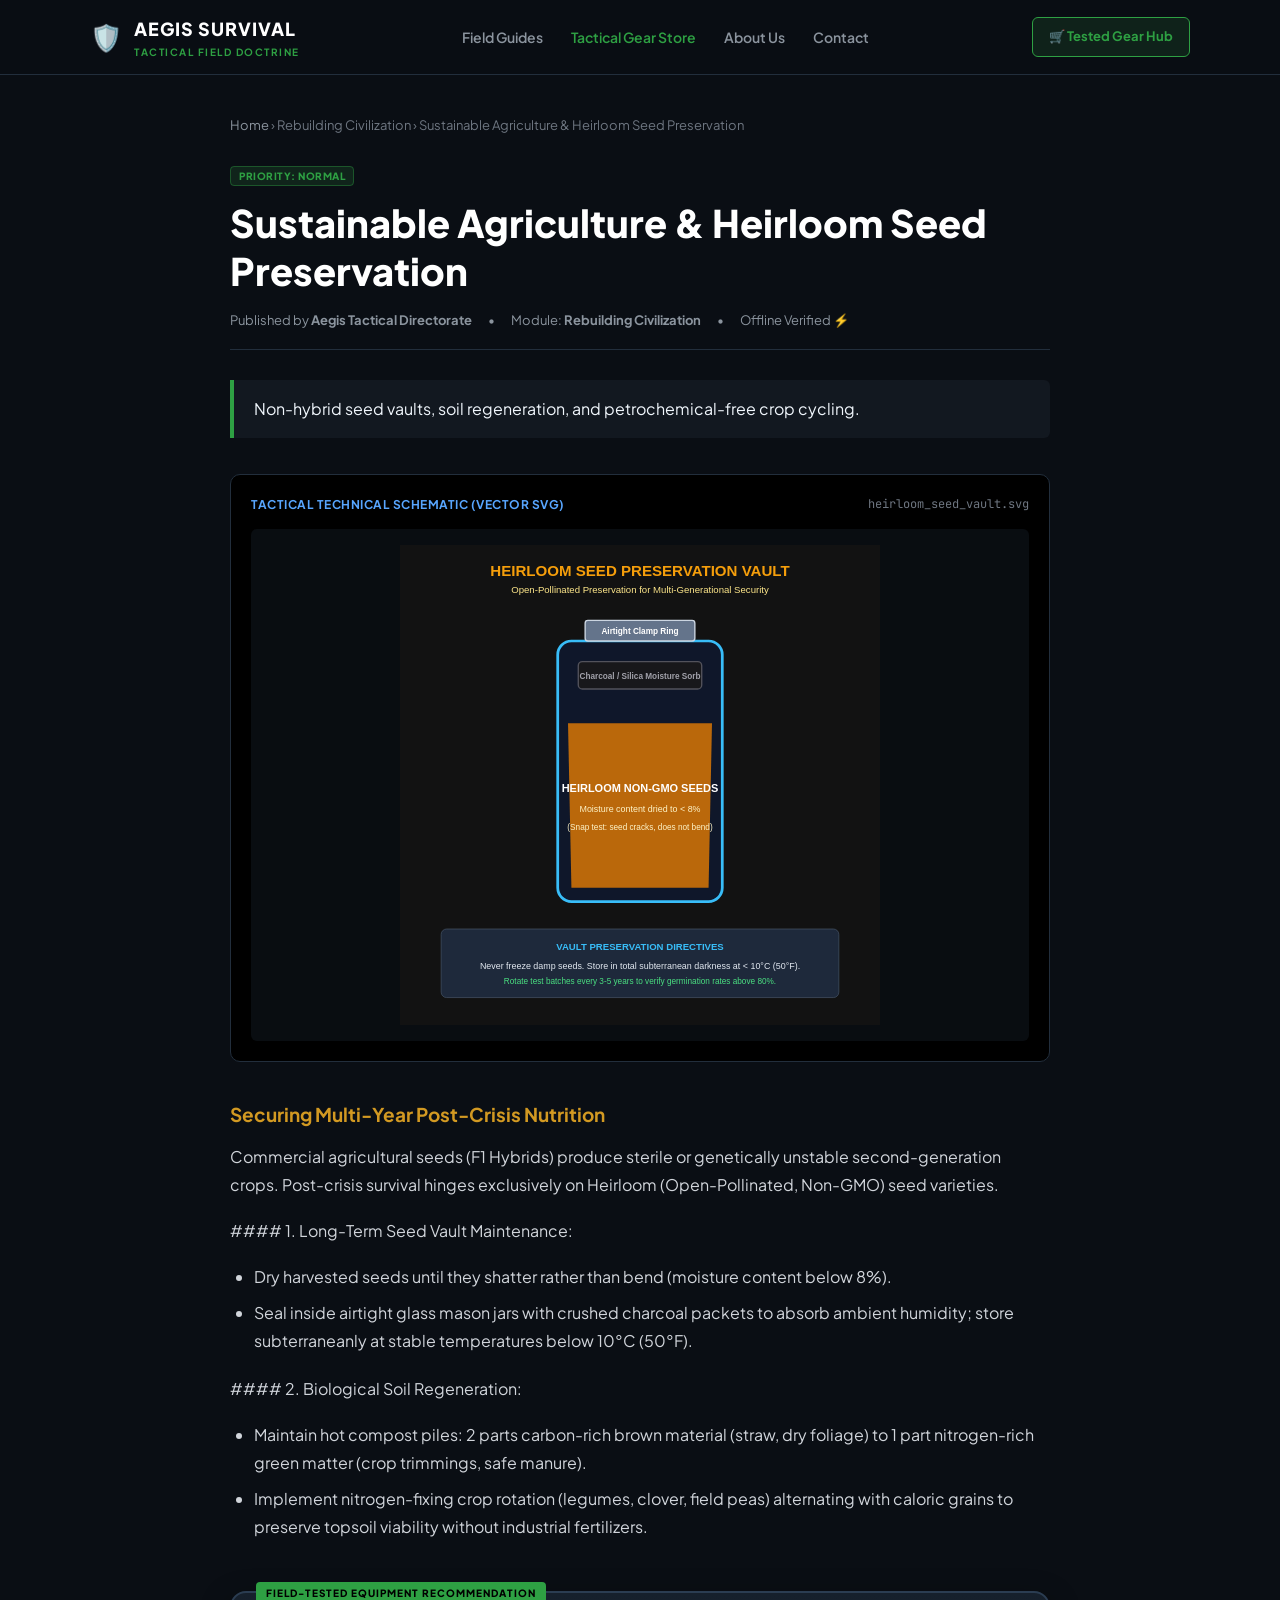
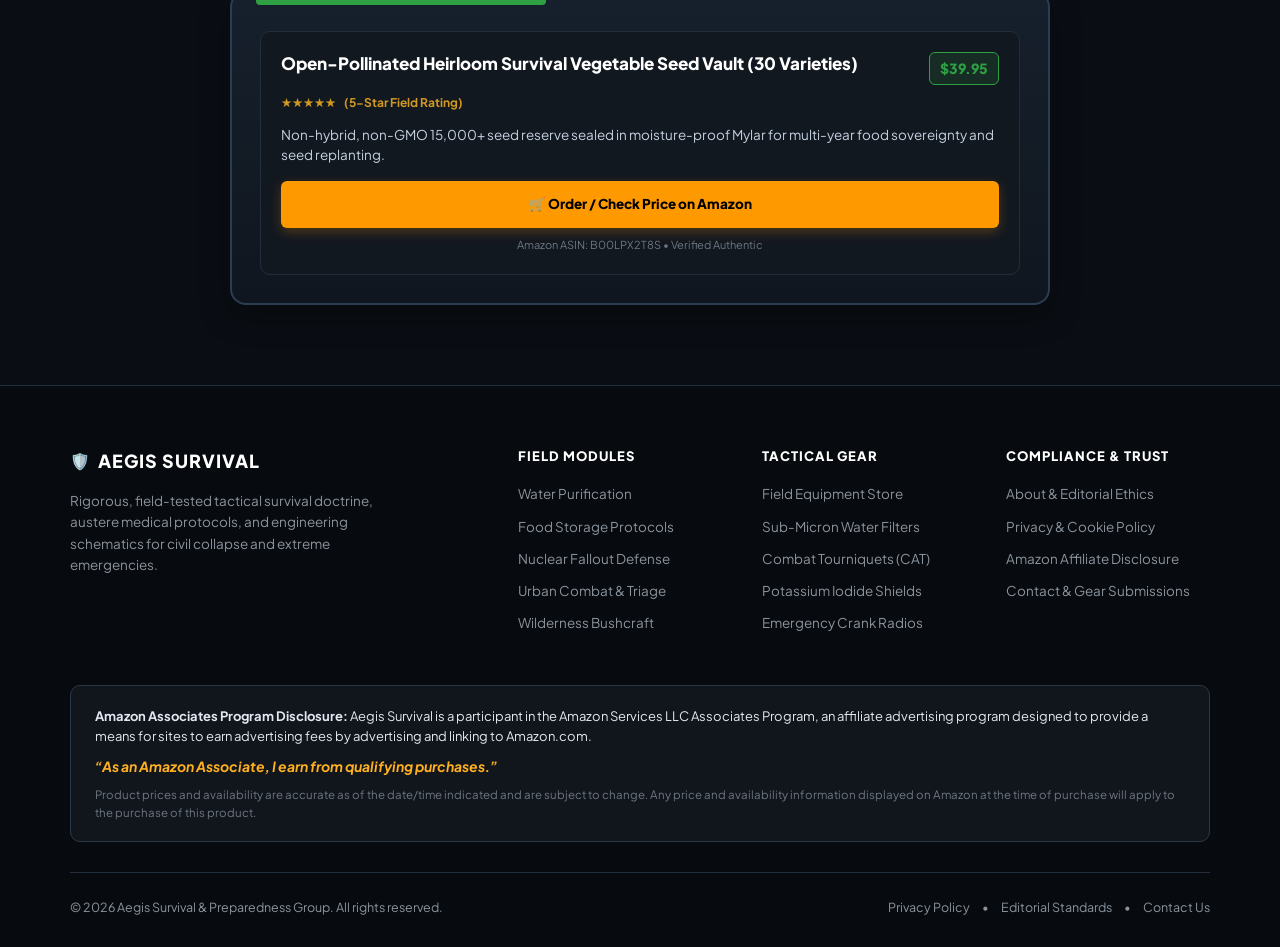
<file: docs/articles/heirloom-agriculture.html>
<!DOCTYPE html>
<html lang="en">
<head>
  <meta charset="UTF-8">
  <meta name="viewport" content="width=device-width, initial-scale=1.0">
  <title>Sustainable Agriculture & Heirloom Seed Preservation | Aegis Survival Field Manual</title>
  <meta name="description" content="Non-hybrid seed vaults, soil regeneration, and petrochemical-free crop cycling.">
  <link rel="stylesheet" href="../css/style.css">
  <link rel="preconnect" href="https://fonts.googleapis.com">
  <link rel="preconnect" href="https://fonts.gstatic.com" crossorigin>
  <link href="https://fonts.googleapis.com/css2?family=JetBrains+Mono:wght@400;600&family=Plus+Jakarta+Sans:wght@400;600;700;800&display=swap" rel="stylesheet">
</head>
<body>

  
  <header class="site-header">
    <div class="header-inner">
      <a href="../index.html" class="site-logo">
        <span class="logo-shield">🛡️</span>
        <div class="logo-text">
          <span class="title">AEGIS SURVIVAL</span>
          <span class="subtitle">TACTICAL FIELD DOCTRINE</span>
        </div>
      </a>

      <nav class="nav-links">
        <a href="../index.html">Field Guides</a>
        <a href="../gear.html" class="nav-gear">Tactical Gear Store</a>
        <a href="../about.html">About Us</a>
        <a href="../contact.html">Contact</a>
      </nav>

      <div class="header-action">
        <a href="../gear.html" class="btn-gear-nav">
          <span>🛒 Tested Gear Hub</span>
        </a>
      </div>
    </div>
  </header>


  <main class="article-layout">
    <div class="breadcrumbs">
      <a href="../index.html">Home</a> &rsaquo; <span>Rebuilding Civilization</span> &rsaquo; <span>Sustainable Agriculture & Heirloom Seed Preservation</span>
    </div>

    <header class="article-header">
      <div class="priority-pill">
        <span class="badge-priority priority-normal">PRIORITY: NORMAL</span>
      </div>
      <h1 class="article-page-title">Sustainable Agriculture & Heirloom Seed Preservation</h1>
      <div class="article-byline">
        <span>Published by <strong>Aegis Tactical Directorate</strong></span>
        <span>•</span>
        <span>Module: <strong>Rebuilding Civilization</strong></span>
        <span>•</span>
        <span>Offline Verified ⚡</span>
      </div>
    </header>

    <div class="article-lead">
      Non-hybrid seed vaults, soil regeneration, and petrochemical-free crop cycling.
    </div>

    
        <div class="diagram-wrapper">
          <div class="diagram-header">
            <span class="diagram-label">Tactical Technical Schematic (Vector SVG)</span>
            <span class="diagram-asset-name">heirloom_seed_vault.svg</span>
          </div>
          <div class="diagram-box">
            <img src="../diagrams/heirloom_seed_vault.svg" alt="Sustainable Agriculture & Heirloom Seed Preservation Schematic" loading="lazy">
          </div>
        </div>
        

    <div class="article-body">
      <h3>Securing Multi-Year Post-Crisis Nutrition</h3>
<p>Commercial agricultural seeds (F1 Hybrids) produce sterile or genetically unstable second-generation crops. Post-crisis survival hinges exclusively on Heirloom (Open-Pollinated, Non-GMO) seed varieties.</p>
<p>#### 1. Long-Term Seed Vault Maintenance:</p>
<ul>
<li>Dry harvested seeds until they shatter rather than bend (moisture content below 8%).</li>
<li>Seal inside airtight glass mason jars with crushed charcoal packets to absorb ambient humidity; store subterraneanly at stable temperatures below 10°C (50°F).</li>
</ul>
<p>#### 2. Biological Soil Regeneration:</p>
<ul>
<li>Maintain hot compost piles: 2 parts carbon-rich brown material (straw, dry foliage) to 1 part nitrogen-rich green matter (crop trimmings, safe manure).</li>
<li>Implement nitrogen-fixing crop rotation (legumes, clover, field peas) alternating with caloric grains to preserve topsoil viability without industrial fertilizers.</li>
</ul>
    </div>

    

    
    <div class="curated-gear-box">
      <div class="gear-grid">
    
        <div class="gear-product-card">
          <div class="gear-card-top">
            <h3 class="gear-title">Open-Pollinated Heirloom Survival Vegetable Seed Vault (30 Varieties)</h3>
            <span class="gear-price-pill">$39.95</span>
          </div>
          <div class="gear-rating-row">
            <span>★★★★★</span>
            <span>(5-Star Field Rating)</span>
          </div>
          <p class="gear-specs">Non-hybrid, non-GMO 15,000+ seed reserve sealed in moisture-proof Mylar for multi-year food sovereignty and seed replanting.</p>
          <a href="https://www.amazon.com/dp/B00LPX2T8S?tag=aegissurvival-20" target="_blank" rel="nofollow noopener sponsored" class="btn-amazon-cta">
            <span>🛒 Order / Check Price on Amazon</span>
          </a>
          <div class="gear-asin-tag">Amazon ASIN: B00LPX2T8S • Verified Authentic</div>
        </div>
        
      </div>
    </div>
    
  </main>

  
  <footer class="site-footer">
    <div class="footer-container">
      <div class="footer-grid">
        <div class="footer-col brand-col">
          <div class="footer-logo">
            <span class="shield-icon">🛡️</span>
            <span class="brand-name">AEGIS SURVIVAL</span>
          </div>
          <p class="footer-desc">
            Rigorous, field-tested tactical survival doctrine, austere medical protocols, and engineering schematics for civil collapse and extreme emergencies.
          </p>
        </div>
        
        <div class="footer-col">
          <h4>Field Modules</h4>
          <ul>
            <li><a href="../articles/water-purification.html">Water Purification</a></li>
            <li><a href="../articles/food-storage.html">Food Storage Protocols</a></li>
            <li><a href="../articles/nuclear-fallout-shelter.html">Nuclear Fallout Defense</a></li>
            <li><a href="../articles/urban-combat-collapse.html">Urban Combat &amp; Triage</a></li>
            <li><a href="../articles/wilderness-survival.html">Wilderness Bushcraft</a></li>
          </ul>
        </div>
        
        <div class="footer-col">
          <h4>Tactical Gear</h4>
          <ul>
            <li><a href="../gear.html">Field Equipment Store</a></li>
            <li><a href="../gear.html#filtration">Sub-Micron Water Filters</a></li>
            <li><a href="../gear.html#medical">Combat Tourniquets (CAT)</a></li>
            <li><a href="../gear.html#radiological">Potassium Iodide Shields</a></li>
            <li><a href="../gear.html#comms">Emergency Crank Radios</a></li>
          </ul>
        </div>
        
        <div class="footer-col">
          <h4>Compliance &amp; Trust</h4>
          <ul>
            <li><a href="../about.html">About &amp; Editorial Ethics</a></li>
            <li><a href="../privacy-policy.html">Privacy &amp; Cookie Policy</a></li>
            <li><a href="../privacy-policy.html#amazon-disclosure">Amazon Affiliate Disclosure</a></li>
            <li><a href="../contact.html">Contact &amp; Gear Submissions</a></li>
          </ul>
        </div>
      </div>

      <!-- MANDATORY AMAZON AFFILIATE STATEMENT -->
      <div class="amazon-compliance-box">
        <p class="amazon-legal-statement">
          <strong>Amazon Associates Program Disclosure:</strong> Aegis Survival is a participant in the Amazon Services LLC Associates Program, an affiliate advertising program designed to provide a means for sites to earn advertising fees by advertising and linking to Amazon.com.
        </p>
        <p class="amazon-mandate-quote">
          <em>“As an Amazon Associate, I earn from qualifying purchases.”</em>
        </p>
        <p class="amazon-pricing-note">
          Product prices and availability are accurate as of the date/time indicated and are subject to change. Any price and availability information displayed on Amazon at the time of purchase will apply to the purchase of this product.
        </p>
      </div>

      <div class="footer-bottom">
        <p>&copy; 2026 Aegis Survival &amp; Preparedness Group. All rights reserved.</p>
        <div class="footer-bottom-links">
          <a href="../privacy-policy.html">Privacy Policy</a>
          <span>•</span>
          <a href="../about.html">Editorial Standards</a>
          <span>•</span>
          <a href="../contact.html">Contact Us</a>
        </div>
      </div>
    </div>
  </footer>


</body>
</html>
</file>
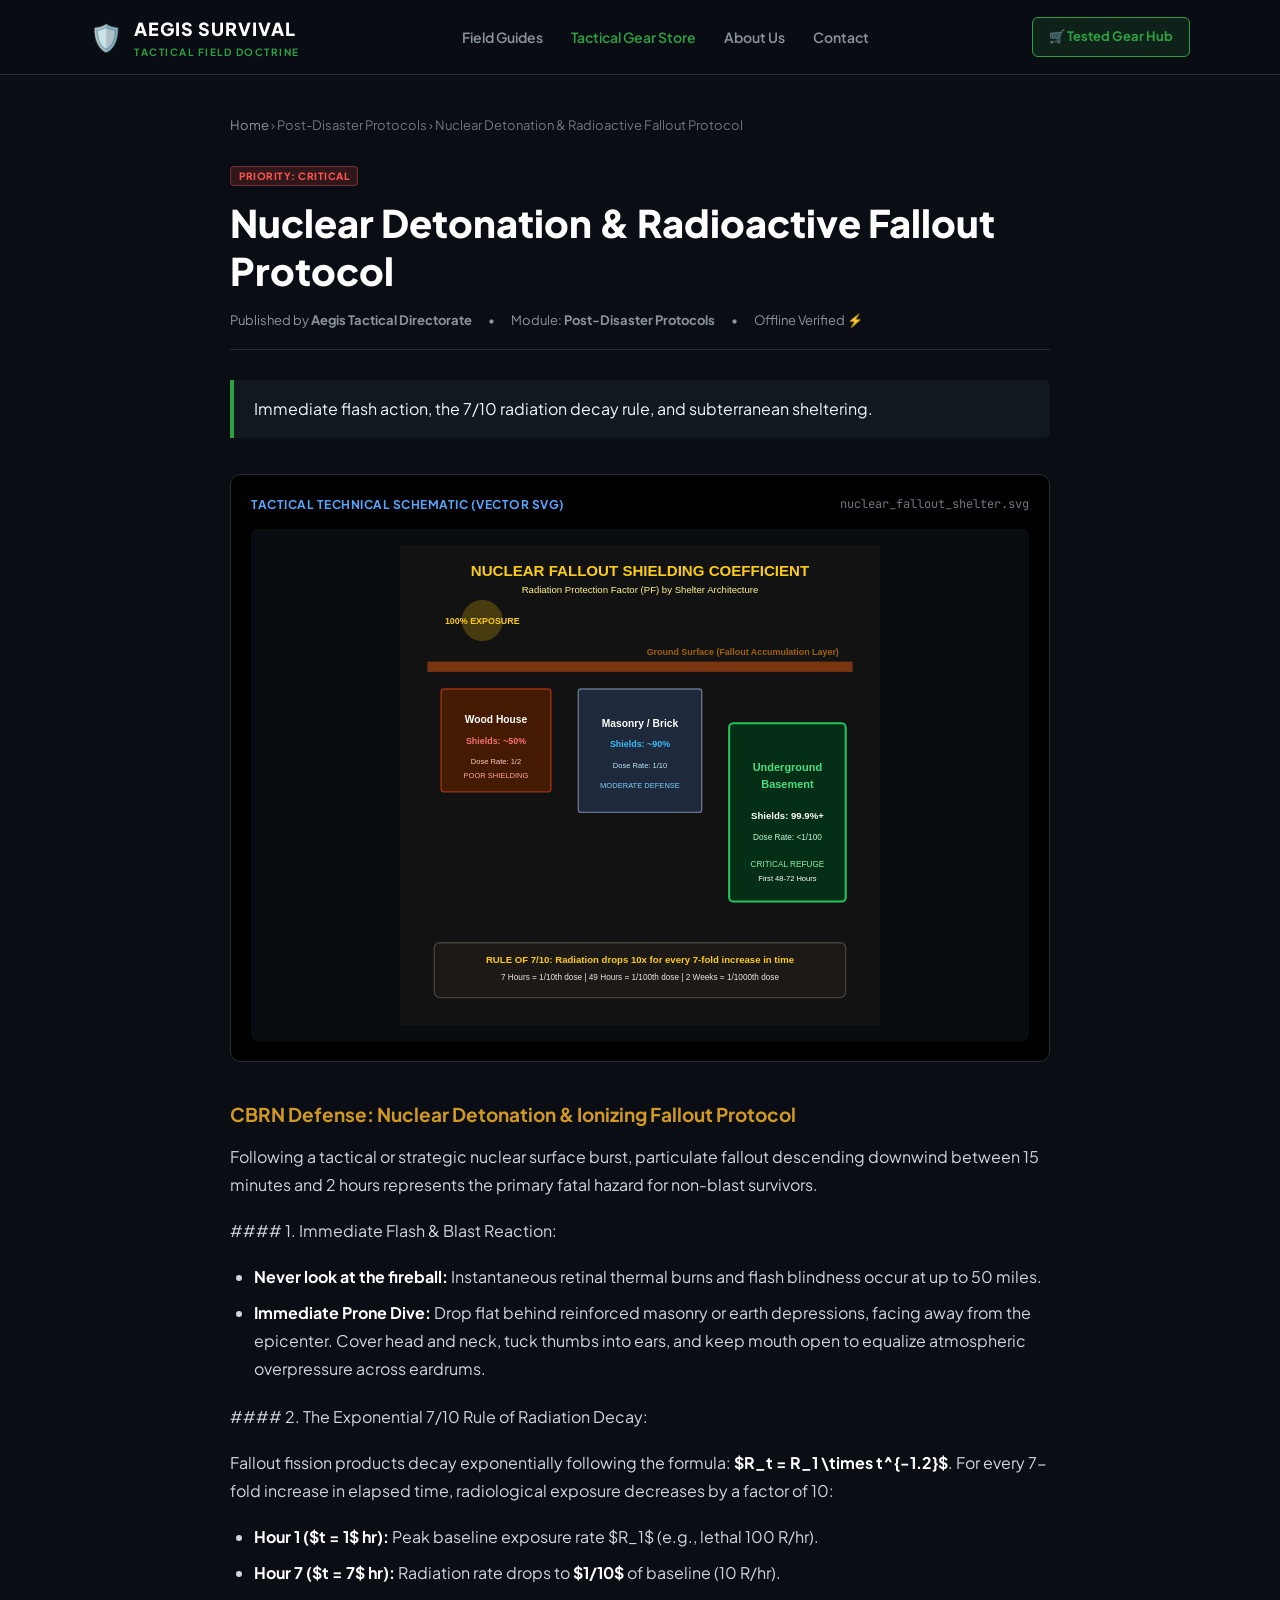
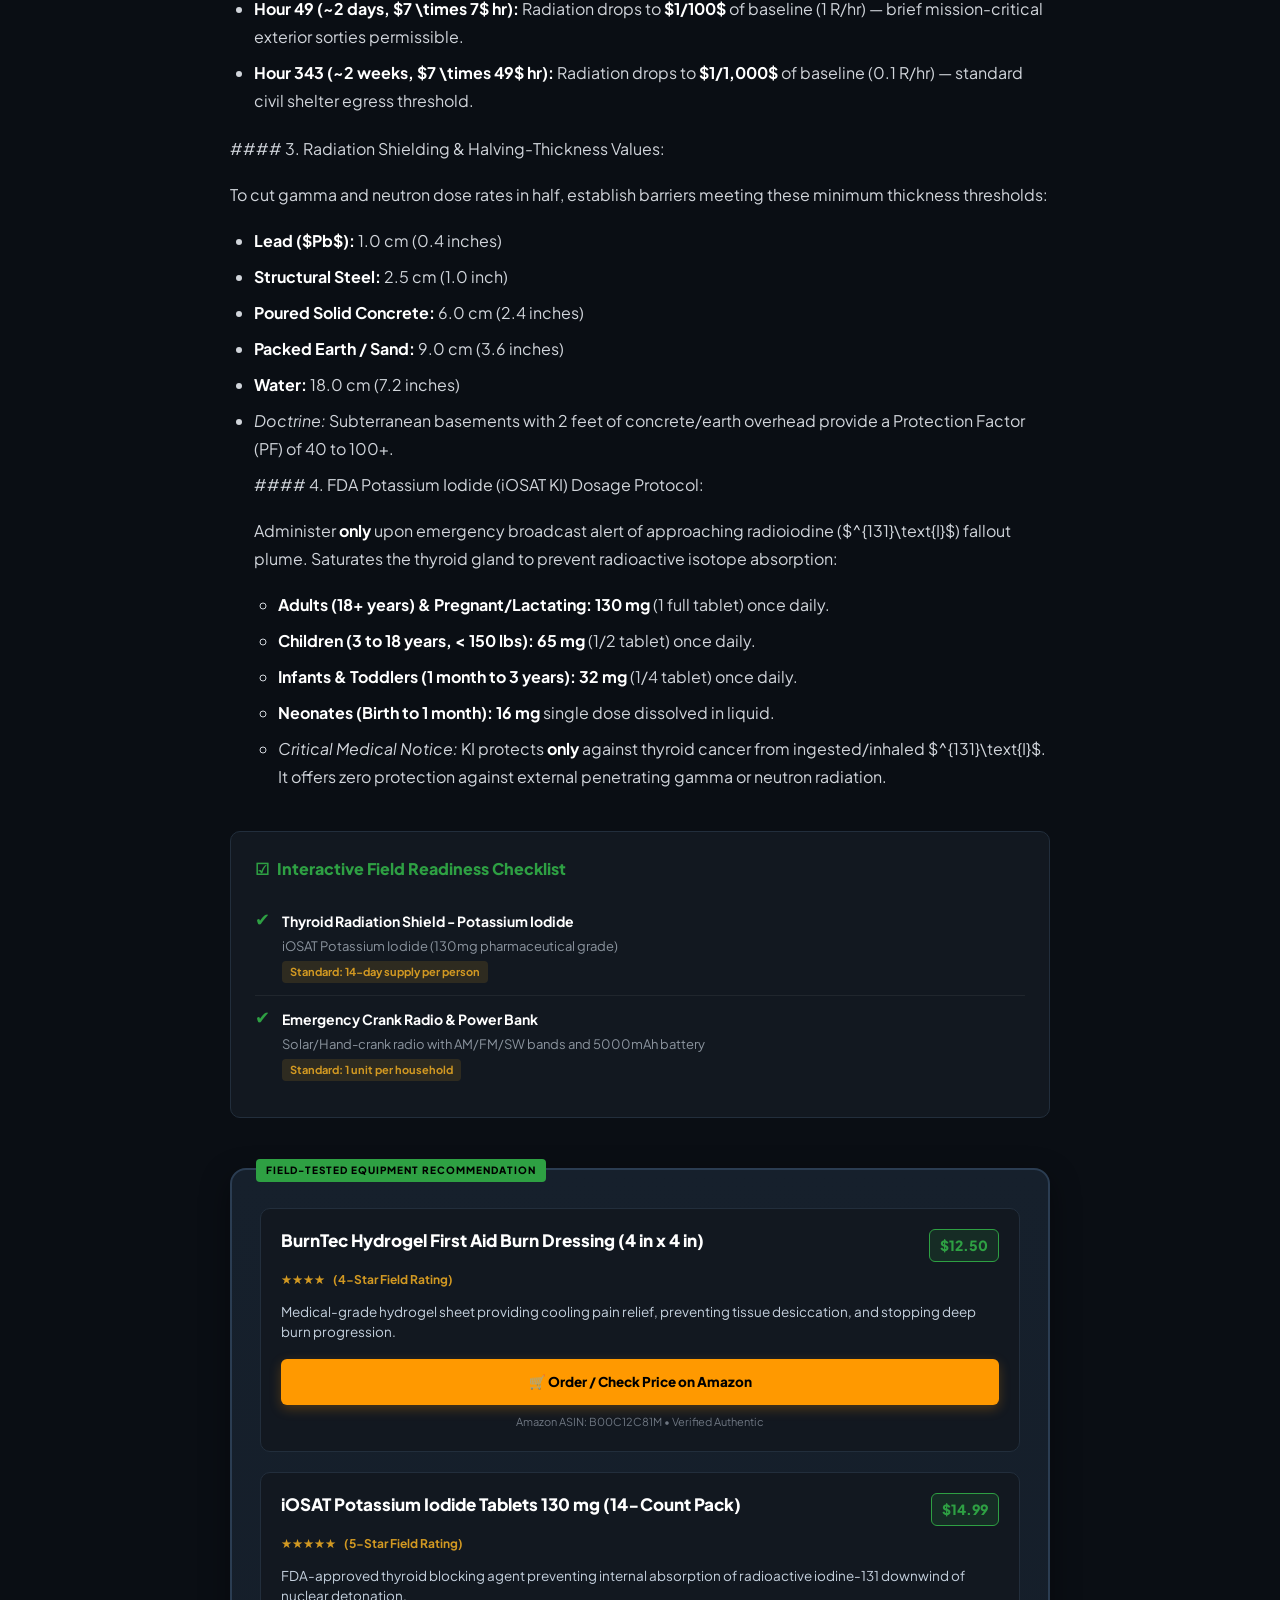
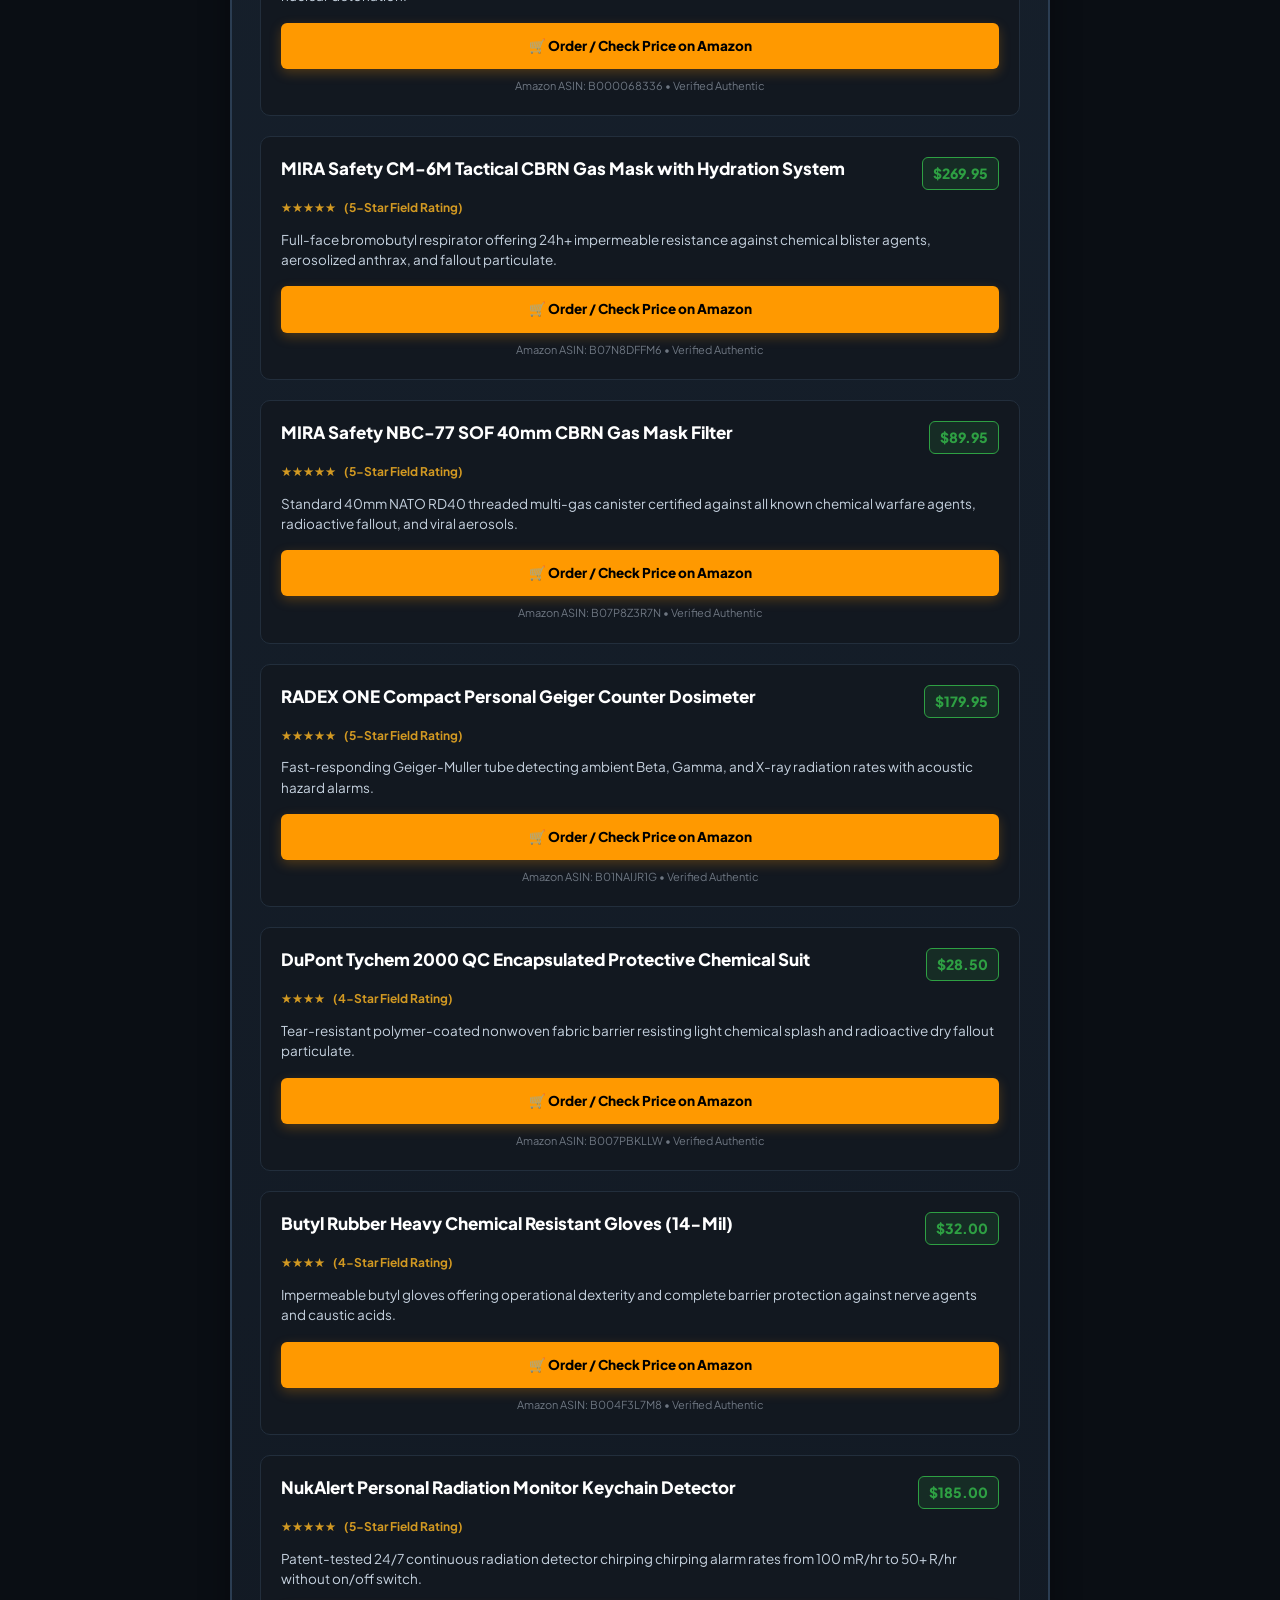
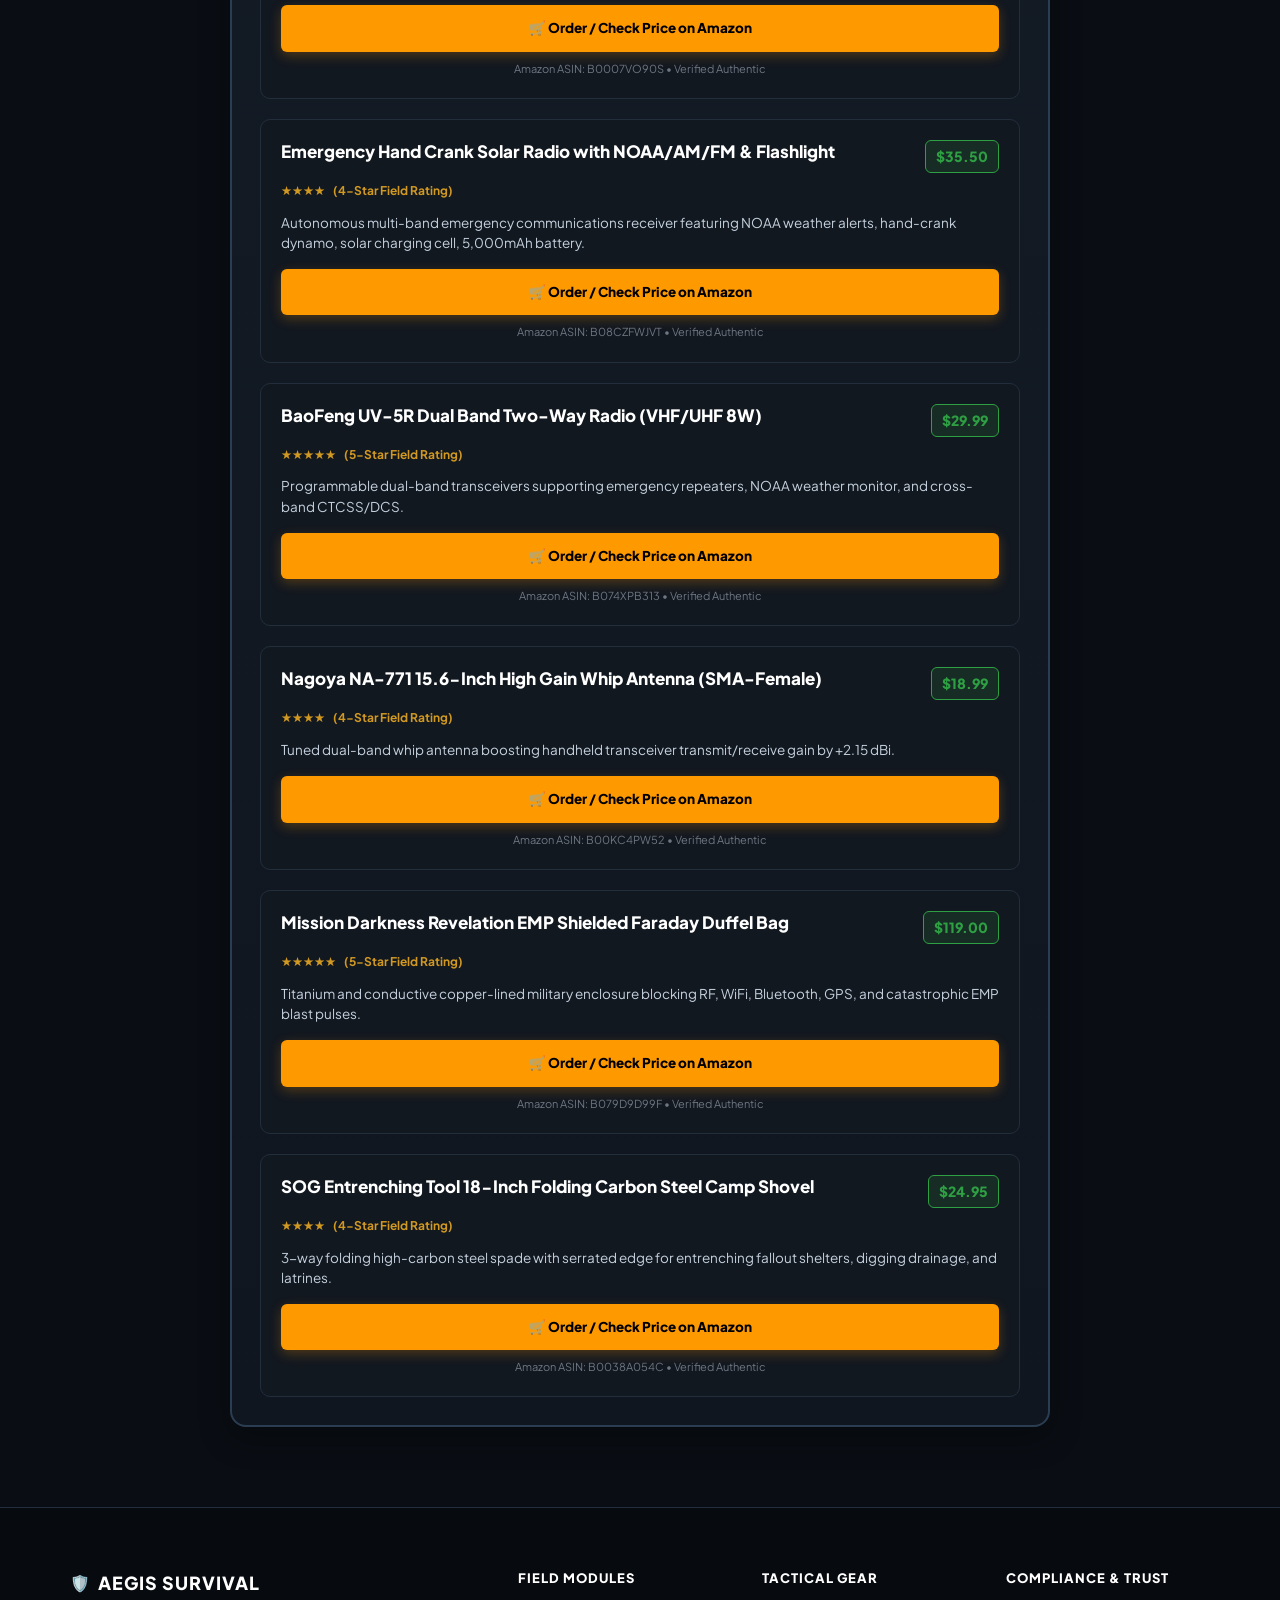
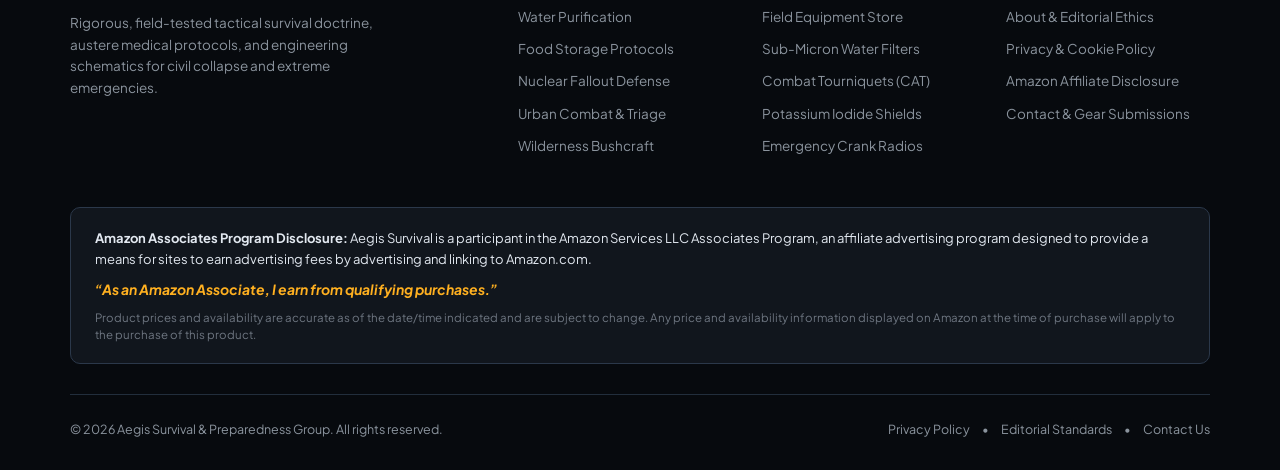
<file: docs/articles/nuclear-fallout-shelter.html>
<!DOCTYPE html>
<html lang="en">
<head>
  <meta charset="UTF-8">
  <meta name="viewport" content="width=device-width, initial-scale=1.0">
  <title>Nuclear Detonation & Radioactive Fallout Protocol | Aegis Survival Field Manual</title>
  <meta name="description" content="Immediate flash action, the 7/10 radiation decay rule, and subterranean sheltering.">
  <link rel="stylesheet" href="../css/style.css">
  <link rel="preconnect" href="https://fonts.googleapis.com">
  <link rel="preconnect" href="https://fonts.gstatic.com" crossorigin>
  <link href="https://fonts.googleapis.com/css2?family=JetBrains+Mono:wght@400;600&family=Plus+Jakarta+Sans:wght@400;600;700;800&display=swap" rel="stylesheet">
</head>
<body>

  
  <header class="site-header">
    <div class="header-inner">
      <a href="../index.html" class="site-logo">
        <span class="logo-shield">🛡️</span>
        <div class="logo-text">
          <span class="title">AEGIS SURVIVAL</span>
          <span class="subtitle">TACTICAL FIELD DOCTRINE</span>
        </div>
      </a>

      <nav class="nav-links">
        <a href="../index.html">Field Guides</a>
        <a href="../gear.html" class="nav-gear">Tactical Gear Store</a>
        <a href="../about.html">About Us</a>
        <a href="../contact.html">Contact</a>
      </nav>

      <div class="header-action">
        <a href="../gear.html" class="btn-gear-nav">
          <span>🛒 Tested Gear Hub</span>
        </a>
      </div>
    </div>
  </header>


  <main class="article-layout">
    <div class="breadcrumbs">
      <a href="../index.html">Home</a> &rsaquo; <span>Post-Disaster Protocols</span> &rsaquo; <span>Nuclear Detonation & Radioactive Fallout Protocol</span>
    </div>

    <header class="article-header">
      <div class="priority-pill">
        <span class="badge-priority priority-critical">PRIORITY: CRITICAL</span>
      </div>
      <h1 class="article-page-title">Nuclear Detonation & Radioactive Fallout Protocol</h1>
      <div class="article-byline">
        <span>Published by <strong>Aegis Tactical Directorate</strong></span>
        <span>•</span>
        <span>Module: <strong>Post-Disaster Protocols</strong></span>
        <span>•</span>
        <span>Offline Verified ⚡</span>
      </div>
    </header>

    <div class="article-lead">
      Immediate flash action, the 7/10 radiation decay rule, and subterranean sheltering.
    </div>

    
        <div class="diagram-wrapper">
          <div class="diagram-header">
            <span class="diagram-label">Tactical Technical Schematic (Vector SVG)</span>
            <span class="diagram-asset-name">nuclear_fallout_shelter.svg</span>
          </div>
          <div class="diagram-box">
            <img src="../diagrams/nuclear_fallout_shelter.svg" alt="Nuclear Detonation & Radioactive Fallout Protocol Schematic" loading="lazy">
          </div>
        </div>
        

    <div class="article-body">
      <h3>CBRN Defense: Nuclear Detonation & Ionizing Fallout Protocol</h3>
<p>Following a tactical or strategic nuclear surface burst, particulate fallout descending downwind between 15 minutes and 2 hours represents the primary fatal hazard for non-blast survivors.</p>
<p>#### 1. Immediate Flash & Blast Reaction:</p>
<ul>
<li><strong>Never look at the fireball:</strong> Instantaneous retinal thermal burns and flash blindness occur at up to 50 miles.</li>
<li><strong>Immediate Prone Dive:</strong> Drop flat behind reinforced masonry or earth depressions, facing away from the epicenter. Cover head and neck, tuck thumbs into ears, and keep mouth open to equalize atmospheric overpressure across eardrums.</li>
</ul>
<p>#### 2. The Exponential 7/10 Rule of Radiation Decay:</p>
<p>Fallout fission products decay exponentially following the formula: <strong>$R_t = R_1 \times t^{-1.2}$</strong>. For every 7-fold increase in elapsed time, radiological exposure decreases by a factor of 10:</p>
<ul>
<li><strong>Hour 1 ($t = 1$ hr):</strong> Peak baseline exposure rate $R_1$ (e.g., lethal 100 R/hr).</li>
<li><strong>Hour 7 ($t = 7$ hr):</strong> Radiation rate drops to <strong>$1/10$</strong> of baseline (10 R/hr).</li>
<li><strong>Hour 49 (~2 days, $7 \times 7$ hr):</strong> Radiation drops to <strong>$1/100$</strong> of baseline (1 R/hr) — brief mission-critical exterior sorties permissible.</li>
<li><strong>Hour 343 (~2 weeks, $7 \times 49$ hr):</strong> Radiation drops to <strong>$1/1,000$</strong> of baseline (0.1 R/hr) — standard civil shelter egress threshold.</li>
</ul>
<p>#### 3. Radiation Shielding & Halving-Thickness Values:</p>
<p>To cut gamma and neutron dose rates in half, establish barriers meeting these minimum thickness thresholds:</p>
<ul>
<li><strong>Lead ($Pb$):</strong> 1.0 cm (0.4 inches)</li>
<li><strong>Structural Steel:</strong> 2.5 cm (1.0 inch)</li>
<li><strong>Poured Solid Concrete:</strong> 6.0 cm (2.4 inches)</li>
<li><strong>Packed Earth / Sand:</strong> 9.0 cm (3.6 inches)</li>
<li><strong>Water:</strong> 18.0 cm (7.2 inches)</li>
<li><em>Doctrine:</em> Subterranean basements with 2 feet of concrete/earth overhead provide a Protection Factor (PF) of 40 to 100+.</li>
</ol>
<p>#### 4. FDA Potassium Iodide (iOSAT KI) Dosage Protocol:</p>
<p>Administer <strong>only</strong> upon emergency broadcast alert of approaching radioiodine ($^{131}\text{I}$) fallout plume. Saturates the thyroid gland to prevent radioactive isotope absorption:</p>
<ul>
<li><strong>Adults (18+ years) & Pregnant/Lactating:</strong> <strong>130 mg</strong> (1 full tablet) once daily.</li>
<li><strong>Children (3 to 18 years, < 150 lbs):</strong> <strong>65 mg</strong> (1/2 tablet) once daily.</li>
<li><strong>Infants & Toddlers (1 month to 3 years):</strong> <strong>32 mg</strong> (1/4 tablet) once daily.</li>
<li><strong>Neonates (Birth to 1 month):</strong> <strong>16 mg</strong> single dose dissolved in liquid.</li>
<li><em>Critical Medical Notice:</em> KI protects <strong>only</strong> against thyroid cancer from ingested/inhaled $^{131}\text{I}$. It offers zero protection against external penetrating gamma or neutron radiation.</li>
</ul>
    </div>

    
        <div class="checklist-section">
          <div class="checklist-header">
            <span>☑</span> <span>Interactive Field Readiness Checklist</span>
          </div>
        
            <div class="checklist-item">
              <span class="chk-box">✔</span>
              <div>
                <div class="chk-title">Thyroid Radiation Shield - Potassium Iodide</div>
                <div class="chk-spec">iOSAT Potassium Iodide (130mg pharmaceutical grade)</div>
                <div class="chk-formula">Standard: 14-day supply per person</div>
              </div>
            </div>
            
            <div class="checklist-item">
              <span class="chk-box">✔</span>
              <div>
                <div class="chk-title">Emergency Crank Radio & Power Bank</div>
                <div class="chk-spec">Solar/Hand-crank radio with AM/FM/SW bands and 5000mAh battery</div>
                <div class="chk-formula">Standard: 1 unit per household</div>
              </div>
            </div>
            </div>

    
    <div class="curated-gear-box">
      <div class="gear-grid">
    
        <div class="gear-product-card">
          <div class="gear-card-top">
            <h3 class="gear-title">BurnTec Hydrogel First Aid Burn Dressing (4 in x 4 in)</h3>
            <span class="gear-price-pill">$12.50</span>
          </div>
          <div class="gear-rating-row">
            <span>★★★★</span>
            <span>(4-Star Field Rating)</span>
          </div>
          <p class="gear-specs">Medical-grade hydrogel sheet providing cooling pain relief, preventing tissue desiccation, and stopping deep burn progression.</p>
          <a href="https://www.amazon.com/dp/B00C12C81M?tag=aegissurvival-20" target="_blank" rel="nofollow noopener sponsored" class="btn-amazon-cta">
            <span>🛒 Order / Check Price on Amazon</span>
          </a>
          <div class="gear-asin-tag">Amazon ASIN: B00C12C81M • Verified Authentic</div>
        </div>
        
        <div class="gear-product-card">
          <div class="gear-card-top">
            <h3 class="gear-title">iOSAT Potassium Iodide Tablets 130 mg (14-Count Pack)</h3>
            <span class="gear-price-pill">$14.99</span>
          </div>
          <div class="gear-rating-row">
            <span>★★★★★</span>
            <span>(5-Star Field Rating)</span>
          </div>
          <p class="gear-specs">FDA-approved thyroid blocking agent preventing internal absorption of radioactive iodine-131 downwind of nuclear detonation.</p>
          <a href="https://www.amazon.com/dp/B000068336?tag=aegissurvival-20" target="_blank" rel="nofollow noopener sponsored" class="btn-amazon-cta">
            <span>🛒 Order / Check Price on Amazon</span>
          </a>
          <div class="gear-asin-tag">Amazon ASIN: B000068336 • Verified Authentic</div>
        </div>
        
        <div class="gear-product-card">
          <div class="gear-card-top">
            <h3 class="gear-title">MIRA Safety CM-6M Tactical CBRN Gas Mask with Hydration System</h3>
            <span class="gear-price-pill">$269.95</span>
          </div>
          <div class="gear-rating-row">
            <span>★★★★★</span>
            <span>(5-Star Field Rating)</span>
          </div>
          <p class="gear-specs">Full-face bromobutyl respirator offering 24h+ impermeable resistance against chemical blister agents, aerosolized anthrax, and fallout particulate.</p>
          <a href="https://www.amazon.com/dp/B07N8DFFM6?tag=aegissurvival-20" target="_blank" rel="nofollow noopener sponsored" class="btn-amazon-cta">
            <span>🛒 Order / Check Price on Amazon</span>
          </a>
          <div class="gear-asin-tag">Amazon ASIN: B07N8DFFM6 • Verified Authentic</div>
        </div>
        
        <div class="gear-product-card">
          <div class="gear-card-top">
            <h3 class="gear-title">MIRA Safety NBC-77 SOF 40mm CBRN Gas Mask Filter</h3>
            <span class="gear-price-pill">$89.95</span>
          </div>
          <div class="gear-rating-row">
            <span>★★★★★</span>
            <span>(5-Star Field Rating)</span>
          </div>
          <p class="gear-specs">Standard 40mm NATO RD40 threaded multi-gas canister certified against all known chemical warfare agents, radioactive fallout, and viral aerosols.</p>
          <a href="https://www.amazon.com/dp/B07P8Z3R7N?tag=aegissurvival-20" target="_blank" rel="nofollow noopener sponsored" class="btn-amazon-cta">
            <span>🛒 Order / Check Price on Amazon</span>
          </a>
          <div class="gear-asin-tag">Amazon ASIN: B07P8Z3R7N • Verified Authentic</div>
        </div>
        
        <div class="gear-product-card">
          <div class="gear-card-top">
            <h3 class="gear-title">RADEX ONE Compact Personal Geiger Counter Dosimeter</h3>
            <span class="gear-price-pill">$179.95</span>
          </div>
          <div class="gear-rating-row">
            <span>★★★★★</span>
            <span>(5-Star Field Rating)</span>
          </div>
          <p class="gear-specs">Fast-responding Geiger-Muller tube detecting ambient Beta, Gamma, and X-ray radiation rates with acoustic hazard alarms.</p>
          <a href="https://www.amazon.com/dp/B01NAIJR1G?tag=aegissurvival-20" target="_blank" rel="nofollow noopener sponsored" class="btn-amazon-cta">
            <span>🛒 Order / Check Price on Amazon</span>
          </a>
          <div class="gear-asin-tag">Amazon ASIN: B01NAIJR1G • Verified Authentic</div>
        </div>
        
        <div class="gear-product-card">
          <div class="gear-card-top">
            <h3 class="gear-title">DuPont Tychem 2000 QC Encapsulated Protective Chemical Suit</h3>
            <span class="gear-price-pill">$28.50</span>
          </div>
          <div class="gear-rating-row">
            <span>★★★★</span>
            <span>(4-Star Field Rating)</span>
          </div>
          <p class="gear-specs">Tear-resistant polymer-coated nonwoven fabric barrier resisting light chemical splash and radioactive dry fallout particulate.</p>
          <a href="https://www.amazon.com/dp/B007PBKLLW?tag=aegissurvival-20" target="_blank" rel="nofollow noopener sponsored" class="btn-amazon-cta">
            <span>🛒 Order / Check Price on Amazon</span>
          </a>
          <div class="gear-asin-tag">Amazon ASIN: B007PBKLLW • Verified Authentic</div>
        </div>
        
        <div class="gear-product-card">
          <div class="gear-card-top">
            <h3 class="gear-title">Butyl Rubber Heavy Chemical Resistant Gloves (14-Mil)</h3>
            <span class="gear-price-pill">$32.00</span>
          </div>
          <div class="gear-rating-row">
            <span>★★★★</span>
            <span>(4-Star Field Rating)</span>
          </div>
          <p class="gear-specs">Impermeable butyl gloves offering operational dexterity and complete barrier protection against nerve agents and caustic acids.</p>
          <a href="https://www.amazon.com/dp/B004F3L7M8?tag=aegissurvival-20" target="_blank" rel="nofollow noopener sponsored" class="btn-amazon-cta">
            <span>🛒 Order / Check Price on Amazon</span>
          </a>
          <div class="gear-asin-tag">Amazon ASIN: B004F3L7M8 • Verified Authentic</div>
        </div>
        
        <div class="gear-product-card">
          <div class="gear-card-top">
            <h3 class="gear-title">NukAlert Personal Radiation Monitor Keychain Detector</h3>
            <span class="gear-price-pill">$185.00</span>
          </div>
          <div class="gear-rating-row">
            <span>★★★★★</span>
            <span>(5-Star Field Rating)</span>
          </div>
          <p class="gear-specs">Patent-tested 24/7 continuous radiation detector chirping chirping alarm rates from 100 mR/hr to 50+ R/hr without on/off switch.</p>
          <a href="https://www.amazon.com/dp/B0007VO90S?tag=aegissurvival-20" target="_blank" rel="nofollow noopener sponsored" class="btn-amazon-cta">
            <span>🛒 Order / Check Price on Amazon</span>
          </a>
          <div class="gear-asin-tag">Amazon ASIN: B0007VO90S • Verified Authentic</div>
        </div>
        
        <div class="gear-product-card">
          <div class="gear-card-top">
            <h3 class="gear-title">Emergency Hand Crank Solar Radio with NOAA/AM/FM & Flashlight</h3>
            <span class="gear-price-pill">$35.50</span>
          </div>
          <div class="gear-rating-row">
            <span>★★★★</span>
            <span>(4-Star Field Rating)</span>
          </div>
          <p class="gear-specs">Autonomous multi-band emergency communications receiver featuring NOAA weather alerts, hand-crank dynamo, solar charging cell, 5,000mAh battery.</p>
          <a href="https://www.amazon.com/dp/B08CZFWJVT?tag=aegissurvival-20" target="_blank" rel="nofollow noopener sponsored" class="btn-amazon-cta">
            <span>🛒 Order / Check Price on Amazon</span>
          </a>
          <div class="gear-asin-tag">Amazon ASIN: B08CZFWJVT • Verified Authentic</div>
        </div>
        
        <div class="gear-product-card">
          <div class="gear-card-top">
            <h3 class="gear-title">BaoFeng UV-5R Dual Band Two-Way Radio (VHF/UHF 8W)</h3>
            <span class="gear-price-pill">$29.99</span>
          </div>
          <div class="gear-rating-row">
            <span>★★★★★</span>
            <span>(5-Star Field Rating)</span>
          </div>
          <p class="gear-specs">Programmable dual-band transceivers supporting emergency repeaters, NOAA weather monitor, and cross-band CTCSS/DCS.</p>
          <a href="https://www.amazon.com/dp/B074XPB313?tag=aegissurvival-20" target="_blank" rel="nofollow noopener sponsored" class="btn-amazon-cta">
            <span>🛒 Order / Check Price on Amazon</span>
          </a>
          <div class="gear-asin-tag">Amazon ASIN: B074XPB313 • Verified Authentic</div>
        </div>
        
        <div class="gear-product-card">
          <div class="gear-card-top">
            <h3 class="gear-title">Nagoya NA-771 15.6-Inch High Gain Whip Antenna (SMA-Female)</h3>
            <span class="gear-price-pill">$18.99</span>
          </div>
          <div class="gear-rating-row">
            <span>★★★★</span>
            <span>(4-Star Field Rating)</span>
          </div>
          <p class="gear-specs">Tuned dual-band whip antenna boosting handheld transceiver transmit/receive gain by +2.15 dBi.</p>
          <a href="https://www.amazon.com/dp/B00KC4PW52?tag=aegissurvival-20" target="_blank" rel="nofollow noopener sponsored" class="btn-amazon-cta">
            <span>🛒 Order / Check Price on Amazon</span>
          </a>
          <div class="gear-asin-tag">Amazon ASIN: B00KC4PW52 • Verified Authentic</div>
        </div>
        
        <div class="gear-product-card">
          <div class="gear-card-top">
            <h3 class="gear-title">Mission Darkness Revelation EMP Shielded Faraday Duffel Bag</h3>
            <span class="gear-price-pill">$119.00</span>
          </div>
          <div class="gear-rating-row">
            <span>★★★★★</span>
            <span>(5-Star Field Rating)</span>
          </div>
          <p class="gear-specs">Titanium and conductive copper-lined military enclosure blocking RF, WiFi, Bluetooth, GPS, and catastrophic EMP blast pulses.</p>
          <a href="https://www.amazon.com/dp/B079D9D99F?tag=aegissurvival-20" target="_blank" rel="nofollow noopener sponsored" class="btn-amazon-cta">
            <span>🛒 Order / Check Price on Amazon</span>
          </a>
          <div class="gear-asin-tag">Amazon ASIN: B079D9D99F • Verified Authentic</div>
        </div>
        
        <div class="gear-product-card">
          <div class="gear-card-top">
            <h3 class="gear-title">SOG Entrenching Tool 18-Inch Folding Carbon Steel Camp Shovel</h3>
            <span class="gear-price-pill">$24.95</span>
          </div>
          <div class="gear-rating-row">
            <span>★★★★</span>
            <span>(4-Star Field Rating)</span>
          </div>
          <p class="gear-specs">3-way folding high-carbon steel spade with serrated edge for entrenching fallout shelters, digging drainage, and latrines.</p>
          <a href="https://www.amazon.com/dp/B0038A054C?tag=aegissurvival-20" target="_blank" rel="nofollow noopener sponsored" class="btn-amazon-cta">
            <span>🛒 Order / Check Price on Amazon</span>
          </a>
          <div class="gear-asin-tag">Amazon ASIN: B0038A054C • Verified Authentic</div>
        </div>
        
      </div>
    </div>
    
  </main>

  
  <footer class="site-footer">
    <div class="footer-container">
      <div class="footer-grid">
        <div class="footer-col brand-col">
          <div class="footer-logo">
            <span class="shield-icon">🛡️</span>
            <span class="brand-name">AEGIS SURVIVAL</span>
          </div>
          <p class="footer-desc">
            Rigorous, field-tested tactical survival doctrine, austere medical protocols, and engineering schematics for civil collapse and extreme emergencies.
          </p>
        </div>
        
        <div class="footer-col">
          <h4>Field Modules</h4>
          <ul>
            <li><a href="../articles/water-purification.html">Water Purification</a></li>
            <li><a href="../articles/food-storage.html">Food Storage Protocols</a></li>
            <li><a href="../articles/nuclear-fallout-shelter.html">Nuclear Fallout Defense</a></li>
            <li><a href="../articles/urban-combat-collapse.html">Urban Combat &amp; Triage</a></li>
            <li><a href="../articles/wilderness-survival.html">Wilderness Bushcraft</a></li>
          </ul>
        </div>
        
        <div class="footer-col">
          <h4>Tactical Gear</h4>
          <ul>
            <li><a href="../gear.html">Field Equipment Store</a></li>
            <li><a href="../gear.html#filtration">Sub-Micron Water Filters</a></li>
            <li><a href="../gear.html#medical">Combat Tourniquets (CAT)</a></li>
            <li><a href="../gear.html#radiological">Potassium Iodide Shields</a></li>
            <li><a href="../gear.html#comms">Emergency Crank Radios</a></li>
          </ul>
        </div>
        
        <div class="footer-col">
          <h4>Compliance &amp; Trust</h4>
          <ul>
            <li><a href="../about.html">About &amp; Editorial Ethics</a></li>
            <li><a href="../privacy-policy.html">Privacy &amp; Cookie Policy</a></li>
            <li><a href="../privacy-policy.html#amazon-disclosure">Amazon Affiliate Disclosure</a></li>
            <li><a href="../contact.html">Contact &amp; Gear Submissions</a></li>
          </ul>
        </div>
      </div>

      <!-- MANDATORY AMAZON AFFILIATE STATEMENT -->
      <div class="amazon-compliance-box">
        <p class="amazon-legal-statement">
          <strong>Amazon Associates Program Disclosure:</strong> Aegis Survival is a participant in the Amazon Services LLC Associates Program, an affiliate advertising program designed to provide a means for sites to earn advertising fees by advertising and linking to Amazon.com.
        </p>
        <p class="amazon-mandate-quote">
          <em>“As an Amazon Associate, I earn from qualifying purchases.”</em>
        </p>
        <p class="amazon-pricing-note">
          Product prices and availability are accurate as of the date/time indicated and are subject to change. Any price and availability information displayed on Amazon at the time of purchase will apply to the purchase of this product.
        </p>
      </div>

      <div class="footer-bottom">
        <p>&copy; 2026 Aegis Survival &amp; Preparedness Group. All rights reserved.</p>
        <div class="footer-bottom-links">
          <a href="../privacy-policy.html">Privacy Policy</a>
          <span>•</span>
          <a href="../about.html">Editorial Standards</a>
          <span>•</span>
          <a href="../contact.html">Contact Us</a>
        </div>
      </div>
    </div>
  </footer>


</body>
</html>
</file>
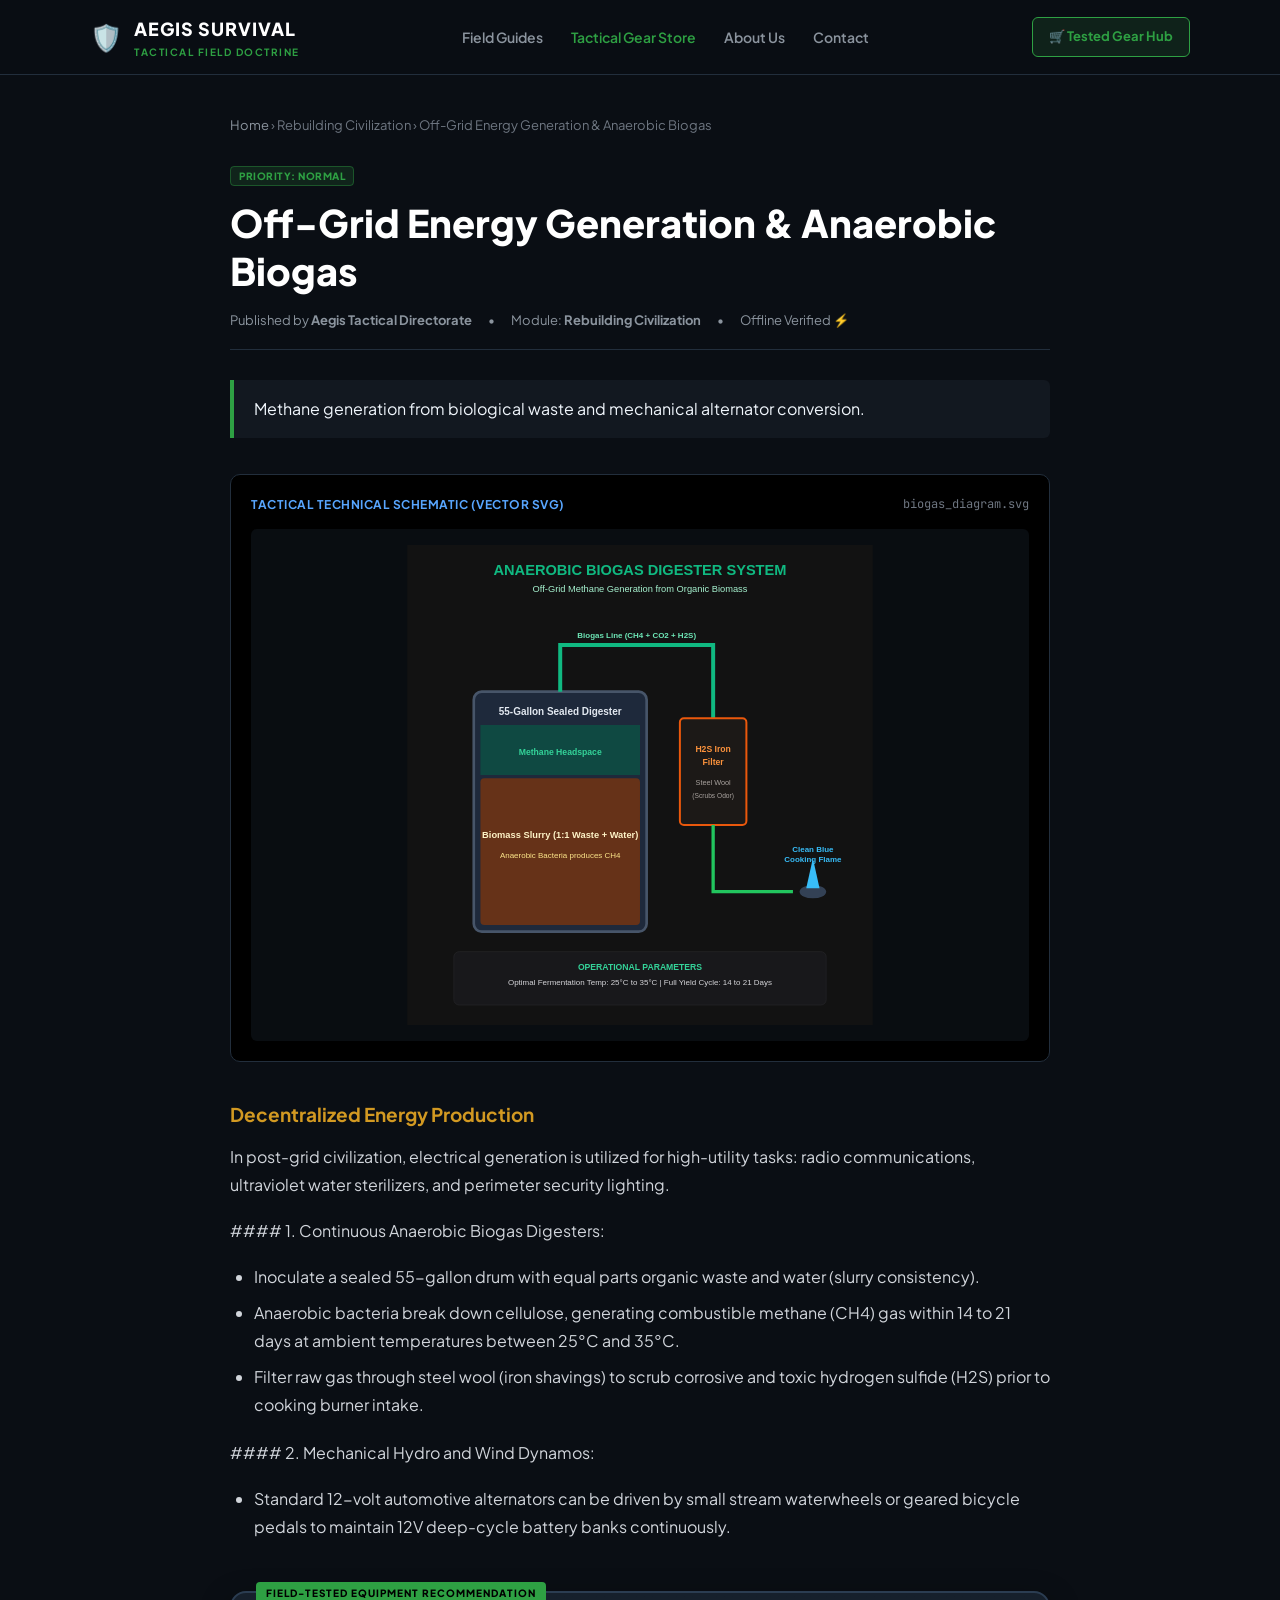
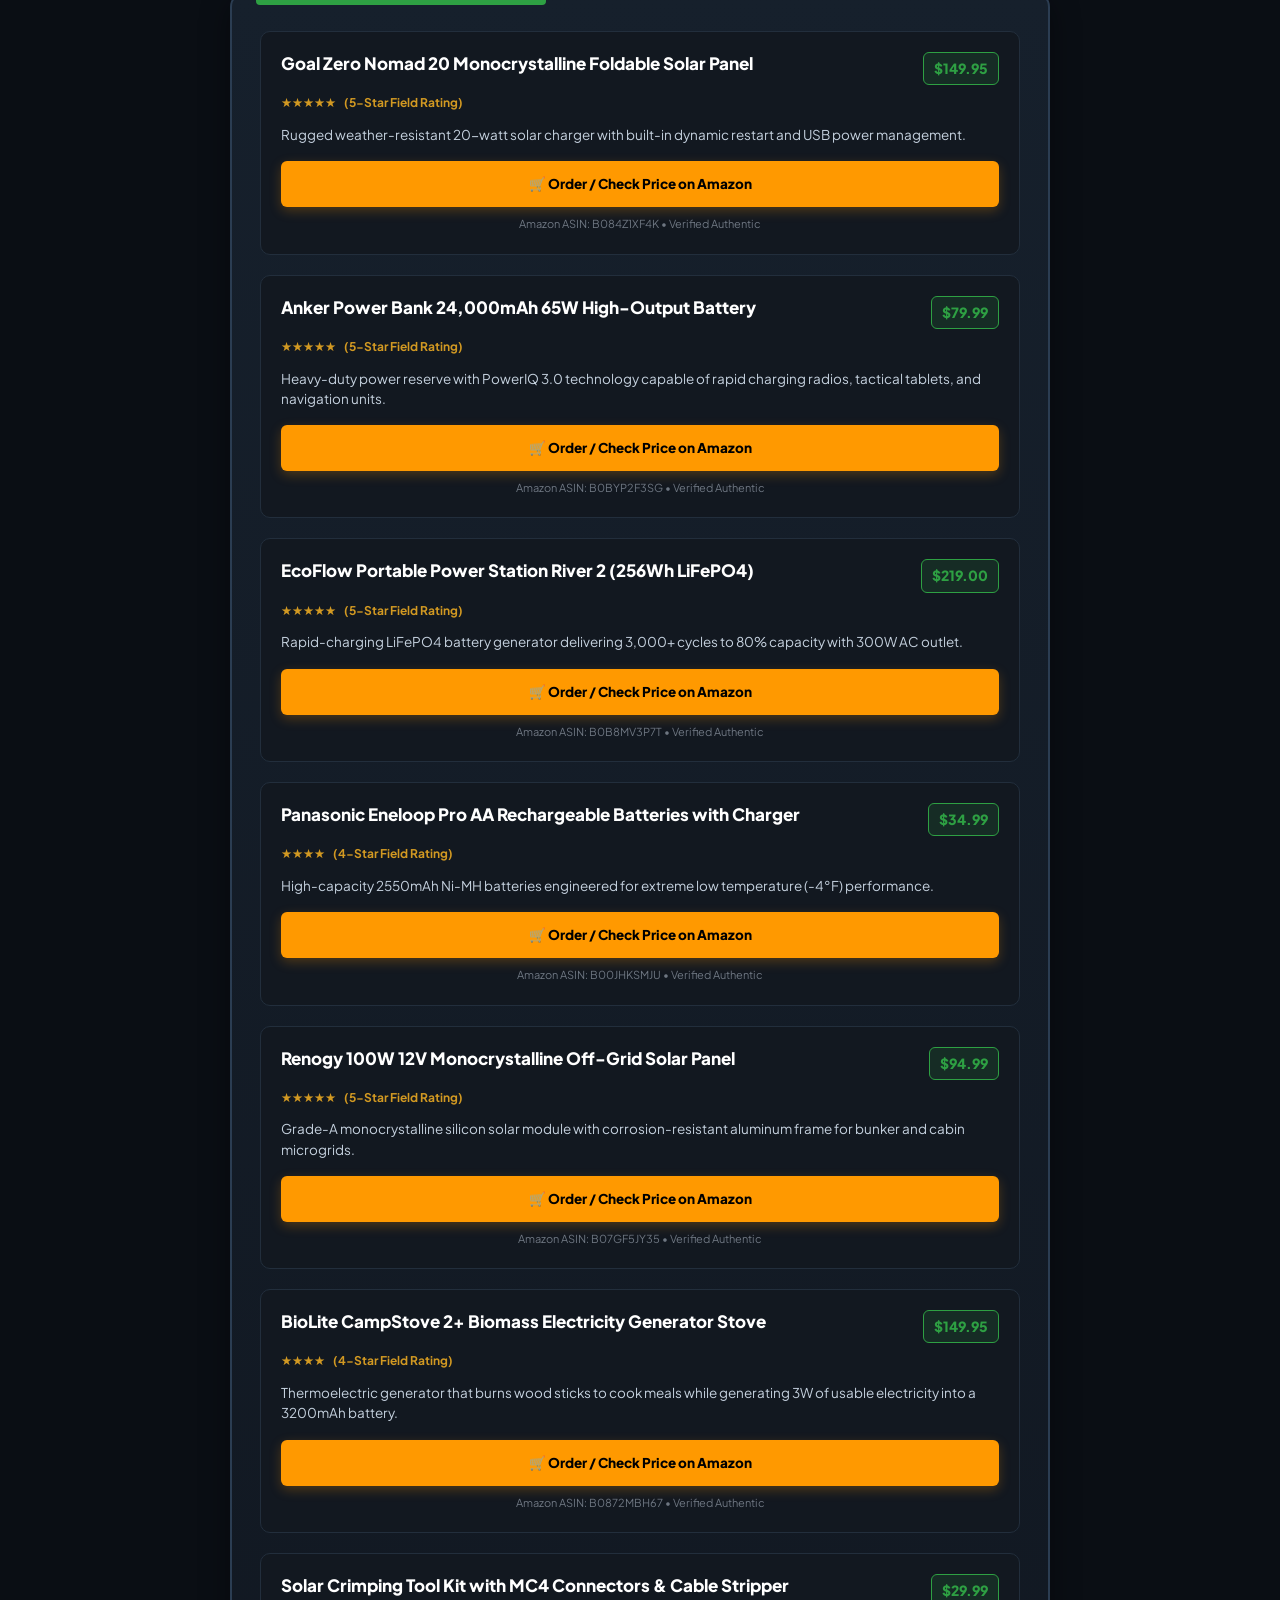
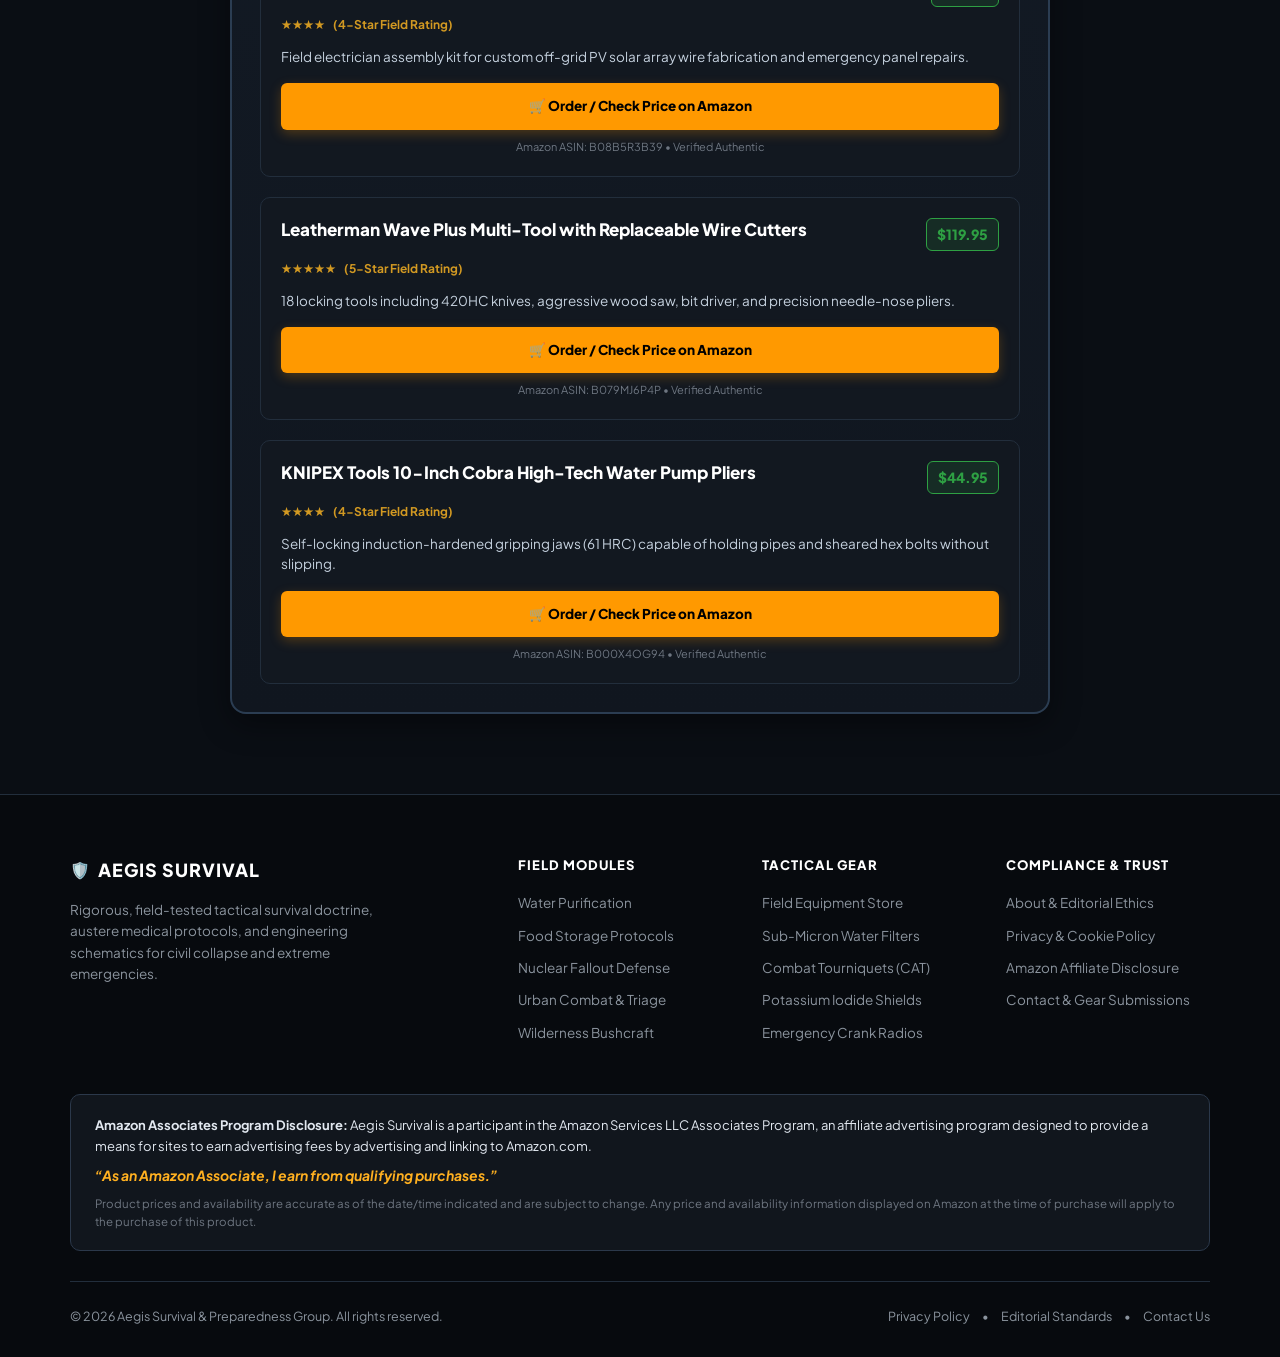
<file: docs/articles/offgrid-energy.html>
<!DOCTYPE html>
<html lang="en">
<head>
  <meta charset="UTF-8">
  <meta name="viewport" content="width=device-width, initial-scale=1.0">
  <title>Off-Grid Energy Generation & Anaerobic Biogas | Aegis Survival Field Manual</title>
  <meta name="description" content="Methane generation from biological waste and mechanical alternator conversion.">
  <link rel="stylesheet" href="../css/style.css">
  <link rel="preconnect" href="https://fonts.googleapis.com">
  <link rel="preconnect" href="https://fonts.gstatic.com" crossorigin>
  <link href="https://fonts.googleapis.com/css2?family=JetBrains+Mono:wght@400;600&family=Plus+Jakarta+Sans:wght@400;600;700;800&display=swap" rel="stylesheet">
</head>
<body>

  
  <header class="site-header">
    <div class="header-inner">
      <a href="../index.html" class="site-logo">
        <span class="logo-shield">🛡️</span>
        <div class="logo-text">
          <span class="title">AEGIS SURVIVAL</span>
          <span class="subtitle">TACTICAL FIELD DOCTRINE</span>
        </div>
      </a>

      <nav class="nav-links">
        <a href="../index.html">Field Guides</a>
        <a href="../gear.html" class="nav-gear">Tactical Gear Store</a>
        <a href="../about.html">About Us</a>
        <a href="../contact.html">Contact</a>
      </nav>

      <div class="header-action">
        <a href="../gear.html" class="btn-gear-nav">
          <span>🛒 Tested Gear Hub</span>
        </a>
      </div>
    </div>
  </header>


  <main class="article-layout">
    <div class="breadcrumbs">
      <a href="../index.html">Home</a> &rsaquo; <span>Rebuilding Civilization</span> &rsaquo; <span>Off-Grid Energy Generation & Anaerobic Biogas</span>
    </div>

    <header class="article-header">
      <div class="priority-pill">
        <span class="badge-priority priority-normal">PRIORITY: NORMAL</span>
      </div>
      <h1 class="article-page-title">Off-Grid Energy Generation & Anaerobic Biogas</h1>
      <div class="article-byline">
        <span>Published by <strong>Aegis Tactical Directorate</strong></span>
        <span>•</span>
        <span>Module: <strong>Rebuilding Civilization</strong></span>
        <span>•</span>
        <span>Offline Verified ⚡</span>
      </div>
    </header>

    <div class="article-lead">
      Methane generation from biological waste and mechanical alternator conversion.
    </div>

    
        <div class="diagram-wrapper">
          <div class="diagram-header">
            <span class="diagram-label">Tactical Technical Schematic (Vector SVG)</span>
            <span class="diagram-asset-name">biogas_diagram.svg</span>
          </div>
          <div class="diagram-box">
            <img src="../diagrams/biogas_diagram.svg" alt="Off-Grid Energy Generation & Anaerobic Biogas Schematic" loading="lazy">
          </div>
        </div>
        

    <div class="article-body">
      <h3>Decentralized Energy Production</h3>
<p>In post-grid civilization, electrical generation is utilized for high-utility tasks: radio communications, ultraviolet water sterilizers, and perimeter security lighting.</p>
<p>#### 1. Continuous Anaerobic Biogas Digesters:</p>
<ul>
<li>Inoculate a sealed 55-gallon drum with equal parts organic waste and water (slurry consistency).</li>
<li>Anaerobic bacteria break down cellulose, generating combustible methane (CH4) gas within 14 to 21 days at ambient temperatures between 25°C and 35°C.</li>
<li>Filter raw gas through steel wool (iron shavings) to scrub corrosive and toxic hydrogen sulfide (H2S) prior to cooking burner intake.</li>
</ul>
<p>#### 2. Mechanical Hydro and Wind Dynamos:</p>
<ul>
<li>Standard 12-volt automotive alternators can be driven by small stream waterwheels or geared bicycle pedals to maintain 12V deep-cycle battery banks continuously.</li>
</ul>
    </div>

    

    
    <div class="curated-gear-box">
      <div class="gear-grid">
    
        <div class="gear-product-card">
          <div class="gear-card-top">
            <h3 class="gear-title">Goal Zero Nomad 20 Monocrystalline Foldable Solar Panel</h3>
            <span class="gear-price-pill">$149.95</span>
          </div>
          <div class="gear-rating-row">
            <span>★★★★★</span>
            <span>(5-Star Field Rating)</span>
          </div>
          <p class="gear-specs">Rugged weather-resistant 20-watt solar charger with built-in dynamic restart and USB power management.</p>
          <a href="https://www.amazon.com/dp/B084Z1XF4K?tag=aegissurvival-20" target="_blank" rel="nofollow noopener sponsored" class="btn-amazon-cta">
            <span>🛒 Order / Check Price on Amazon</span>
          </a>
          <div class="gear-asin-tag">Amazon ASIN: B084Z1XF4K • Verified Authentic</div>
        </div>
        
        <div class="gear-product-card">
          <div class="gear-card-top">
            <h3 class="gear-title">Anker Power Bank 24,000mAh 65W High-Output Battery</h3>
            <span class="gear-price-pill">$79.99</span>
          </div>
          <div class="gear-rating-row">
            <span>★★★★★</span>
            <span>(5-Star Field Rating)</span>
          </div>
          <p class="gear-specs">Heavy-duty power reserve with PowerIQ 3.0 technology capable of rapid charging radios, tactical tablets, and navigation units.</p>
          <a href="https://www.amazon.com/dp/B0BYP2F3SG?tag=aegissurvival-20" target="_blank" rel="nofollow noopener sponsored" class="btn-amazon-cta">
            <span>🛒 Order / Check Price on Amazon</span>
          </a>
          <div class="gear-asin-tag">Amazon ASIN: B0BYP2F3SG • Verified Authentic</div>
        </div>
        
        <div class="gear-product-card">
          <div class="gear-card-top">
            <h3 class="gear-title">EcoFlow Portable Power Station River 2 (256Wh LiFePO4)</h3>
            <span class="gear-price-pill">$219.00</span>
          </div>
          <div class="gear-rating-row">
            <span>★★★★★</span>
            <span>(5-Star Field Rating)</span>
          </div>
          <p class="gear-specs">Rapid-charging LiFePO4 battery generator delivering 3,000+ cycles to 80% capacity with 300W AC outlet.</p>
          <a href="https://www.amazon.com/dp/B0B8MV3P7T?tag=aegissurvival-20" target="_blank" rel="nofollow noopener sponsored" class="btn-amazon-cta">
            <span>🛒 Order / Check Price on Amazon</span>
          </a>
          <div class="gear-asin-tag">Amazon ASIN: B0B8MV3P7T • Verified Authentic</div>
        </div>
        
        <div class="gear-product-card">
          <div class="gear-card-top">
            <h3 class="gear-title">Panasonic Eneloop Pro AA Rechargeable Batteries with Charger</h3>
            <span class="gear-price-pill">$34.99</span>
          </div>
          <div class="gear-rating-row">
            <span>★★★★</span>
            <span>(4-Star Field Rating)</span>
          </div>
          <p class="gear-specs">High-capacity 2550mAh Ni-MH batteries engineered for extreme low temperature (-4°F) performance.</p>
          <a href="https://www.amazon.com/dp/B00JHKSMJU?tag=aegissurvival-20" target="_blank" rel="nofollow noopener sponsored" class="btn-amazon-cta">
            <span>🛒 Order / Check Price on Amazon</span>
          </a>
          <div class="gear-asin-tag">Amazon ASIN: B00JHKSMJU • Verified Authentic</div>
        </div>
        
        <div class="gear-product-card">
          <div class="gear-card-top">
            <h3 class="gear-title">Renogy 100W 12V Monocrystalline Off-Grid Solar Panel</h3>
            <span class="gear-price-pill">$94.99</span>
          </div>
          <div class="gear-rating-row">
            <span>★★★★★</span>
            <span>(5-Star Field Rating)</span>
          </div>
          <p class="gear-specs">Grade-A monocrystalline silicon solar module with corrosion-resistant aluminum frame for bunker and cabin microgrids.</p>
          <a href="https://www.amazon.com/dp/B07GF5JY35?tag=aegissurvival-20" target="_blank" rel="nofollow noopener sponsored" class="btn-amazon-cta">
            <span>🛒 Order / Check Price on Amazon</span>
          </a>
          <div class="gear-asin-tag">Amazon ASIN: B07GF5JY35 • Verified Authentic</div>
        </div>
        
        <div class="gear-product-card">
          <div class="gear-card-top">
            <h3 class="gear-title">BioLite CampStove 2+ Biomass Electricity Generator Stove</h3>
            <span class="gear-price-pill">$149.95</span>
          </div>
          <div class="gear-rating-row">
            <span>★★★★</span>
            <span>(4-Star Field Rating)</span>
          </div>
          <p class="gear-specs">Thermoelectric generator that burns wood sticks to cook meals while generating 3W of usable electricity into a 3200mAh battery.</p>
          <a href="https://www.amazon.com/dp/B0872MBH67?tag=aegissurvival-20" target="_blank" rel="nofollow noopener sponsored" class="btn-amazon-cta">
            <span>🛒 Order / Check Price on Amazon</span>
          </a>
          <div class="gear-asin-tag">Amazon ASIN: B0872MBH67 • Verified Authentic</div>
        </div>
        
        <div class="gear-product-card">
          <div class="gear-card-top">
            <h3 class="gear-title">Solar Crimping Tool Kit with MC4 Connectors & Cable Stripper</h3>
            <span class="gear-price-pill">$29.99</span>
          </div>
          <div class="gear-rating-row">
            <span>★★★★</span>
            <span>(4-Star Field Rating)</span>
          </div>
          <p class="gear-specs">Field electrician assembly kit for custom off-grid PV solar array wire fabrication and emergency panel repairs.</p>
          <a href="https://www.amazon.com/dp/B08B5R3B39?tag=aegissurvival-20" target="_blank" rel="nofollow noopener sponsored" class="btn-amazon-cta">
            <span>🛒 Order / Check Price on Amazon</span>
          </a>
          <div class="gear-asin-tag">Amazon ASIN: B08B5R3B39 • Verified Authentic</div>
        </div>
        
        <div class="gear-product-card">
          <div class="gear-card-top">
            <h3 class="gear-title">Leatherman Wave Plus Multi-Tool with Replaceable Wire Cutters</h3>
            <span class="gear-price-pill">$119.95</span>
          </div>
          <div class="gear-rating-row">
            <span>★★★★★</span>
            <span>(5-Star Field Rating)</span>
          </div>
          <p class="gear-specs">18 locking tools including 420HC knives, aggressive wood saw, bit driver, and precision needle-nose pliers.</p>
          <a href="https://www.amazon.com/dp/B079MJ6P4P?tag=aegissurvival-20" target="_blank" rel="nofollow noopener sponsored" class="btn-amazon-cta">
            <span>🛒 Order / Check Price on Amazon</span>
          </a>
          <div class="gear-asin-tag">Amazon ASIN: B079MJ6P4P • Verified Authentic</div>
        </div>
        
        <div class="gear-product-card">
          <div class="gear-card-top">
            <h3 class="gear-title">KNIPEX Tools 10-Inch Cobra High-Tech Water Pump Pliers</h3>
            <span class="gear-price-pill">$44.95</span>
          </div>
          <div class="gear-rating-row">
            <span>★★★★</span>
            <span>(4-Star Field Rating)</span>
          </div>
          <p class="gear-specs">Self-locking induction-hardened gripping jaws (61 HRC) capable of holding pipes and sheared hex bolts without slipping.</p>
          <a href="https://www.amazon.com/dp/B000X4OG94?tag=aegissurvival-20" target="_blank" rel="nofollow noopener sponsored" class="btn-amazon-cta">
            <span>🛒 Order / Check Price on Amazon</span>
          </a>
          <div class="gear-asin-tag">Amazon ASIN: B000X4OG94 • Verified Authentic</div>
        </div>
        
      </div>
    </div>
    
  </main>

  
  <footer class="site-footer">
    <div class="footer-container">
      <div class="footer-grid">
        <div class="footer-col brand-col">
          <div class="footer-logo">
            <span class="shield-icon">🛡️</span>
            <span class="brand-name">AEGIS SURVIVAL</span>
          </div>
          <p class="footer-desc">
            Rigorous, field-tested tactical survival doctrine, austere medical protocols, and engineering schematics for civil collapse and extreme emergencies.
          </p>
        </div>
        
        <div class="footer-col">
          <h4>Field Modules</h4>
          <ul>
            <li><a href="../articles/water-purification.html">Water Purification</a></li>
            <li><a href="../articles/food-storage.html">Food Storage Protocols</a></li>
            <li><a href="../articles/nuclear-fallout-shelter.html">Nuclear Fallout Defense</a></li>
            <li><a href="../articles/urban-combat-collapse.html">Urban Combat &amp; Triage</a></li>
            <li><a href="../articles/wilderness-survival.html">Wilderness Bushcraft</a></li>
          </ul>
        </div>
        
        <div class="footer-col">
          <h4>Tactical Gear</h4>
          <ul>
            <li><a href="../gear.html">Field Equipment Store</a></li>
            <li><a href="../gear.html#filtration">Sub-Micron Water Filters</a></li>
            <li><a href="../gear.html#medical">Combat Tourniquets (CAT)</a></li>
            <li><a href="../gear.html#radiological">Potassium Iodide Shields</a></li>
            <li><a href="../gear.html#comms">Emergency Crank Radios</a></li>
          </ul>
        </div>
        
        <div class="footer-col">
          <h4>Compliance &amp; Trust</h4>
          <ul>
            <li><a href="../about.html">About &amp; Editorial Ethics</a></li>
            <li><a href="../privacy-policy.html">Privacy &amp; Cookie Policy</a></li>
            <li><a href="../privacy-policy.html#amazon-disclosure">Amazon Affiliate Disclosure</a></li>
            <li><a href="../contact.html">Contact &amp; Gear Submissions</a></li>
          </ul>
        </div>
      </div>

      <!-- MANDATORY AMAZON AFFILIATE STATEMENT -->
      <div class="amazon-compliance-box">
        <p class="amazon-legal-statement">
          <strong>Amazon Associates Program Disclosure:</strong> Aegis Survival is a participant in the Amazon Services LLC Associates Program, an affiliate advertising program designed to provide a means for sites to earn advertising fees by advertising and linking to Amazon.com.
        </p>
        <p class="amazon-mandate-quote">
          <em>“As an Amazon Associate, I earn from qualifying purchases.”</em>
        </p>
        <p class="amazon-pricing-note">
          Product prices and availability are accurate as of the date/time indicated and are subject to change. Any price and availability information displayed on Amazon at the time of purchase will apply to the purchase of this product.
        </p>
      </div>

      <div class="footer-bottom">
        <p>&copy; 2026 Aegis Survival &amp; Preparedness Group. All rights reserved.</p>
        <div class="footer-bottom-links">
          <a href="../privacy-policy.html">Privacy Policy</a>
          <span>•</span>
          <a href="../about.html">Editorial Standards</a>
          <span>•</span>
          <a href="../contact.html">Contact Us</a>
        </div>
      </div>
    </div>
  </footer>


</body>
</html>
</file>
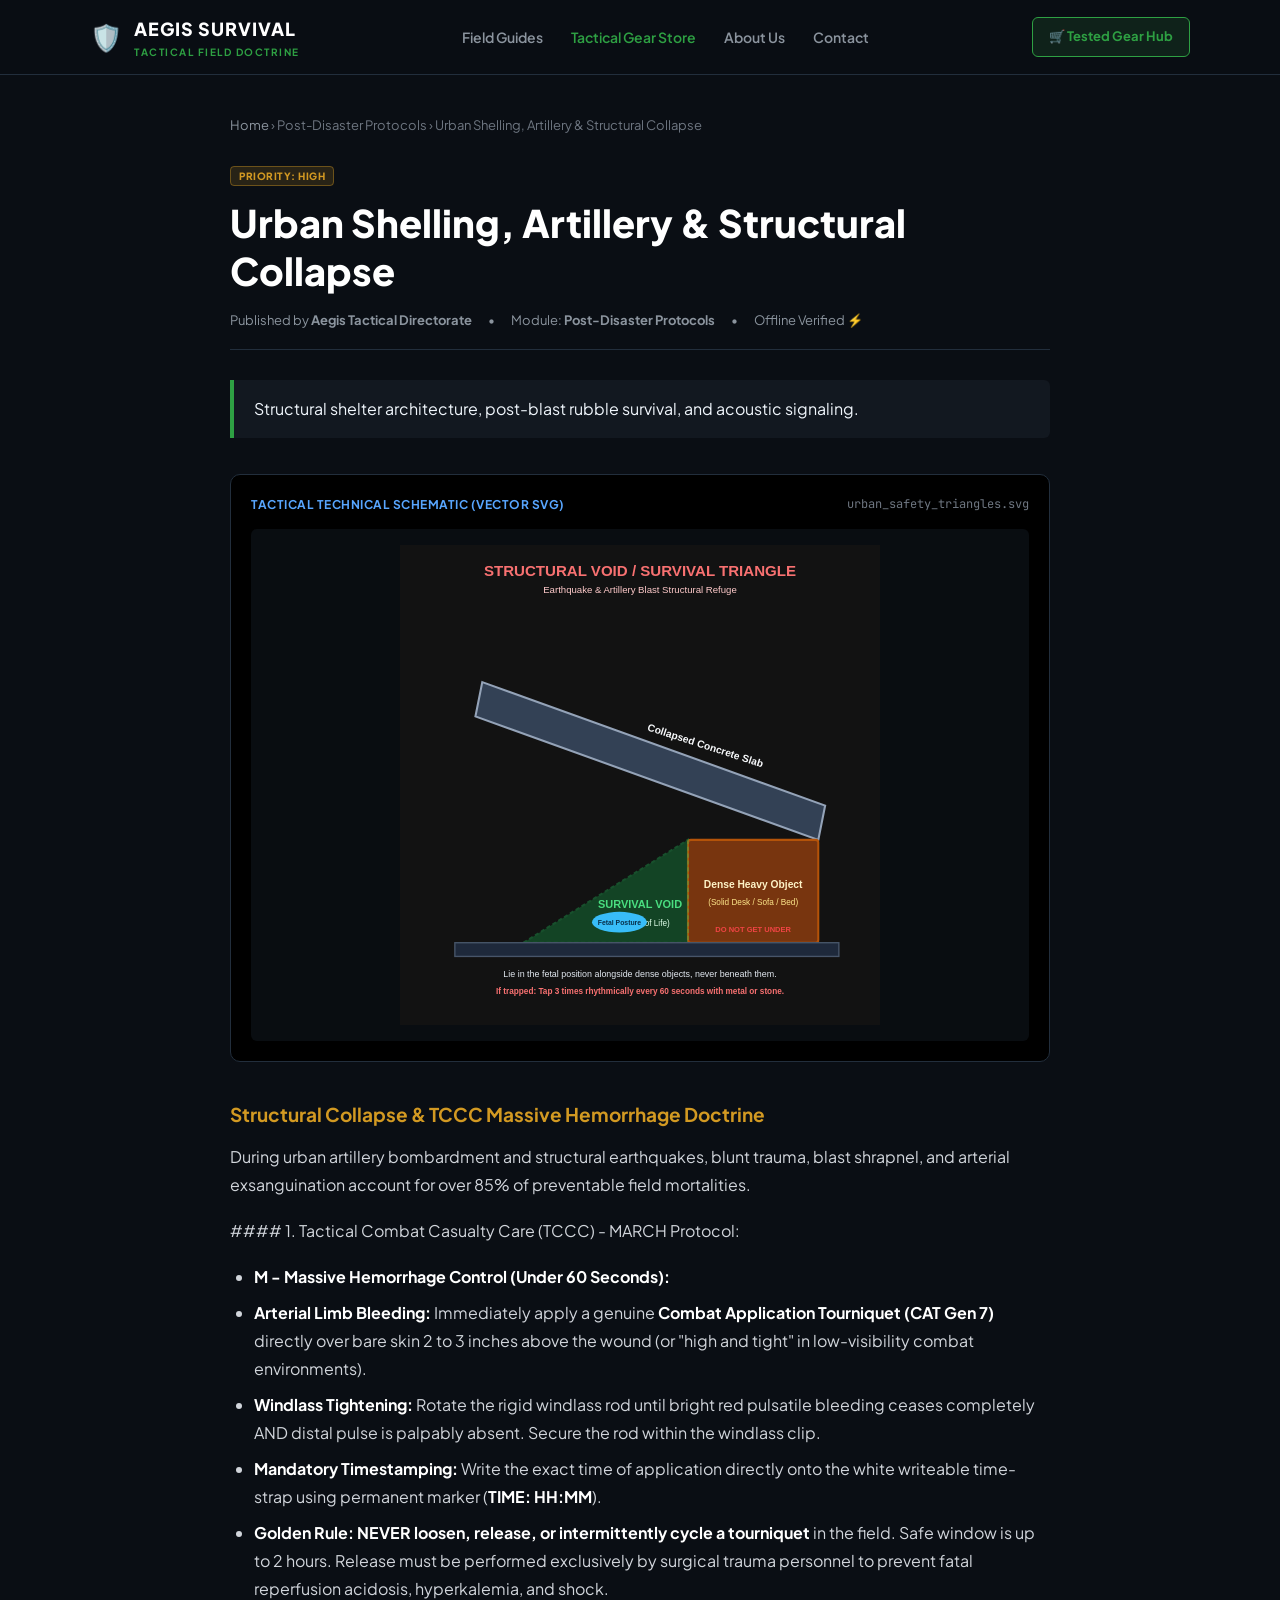
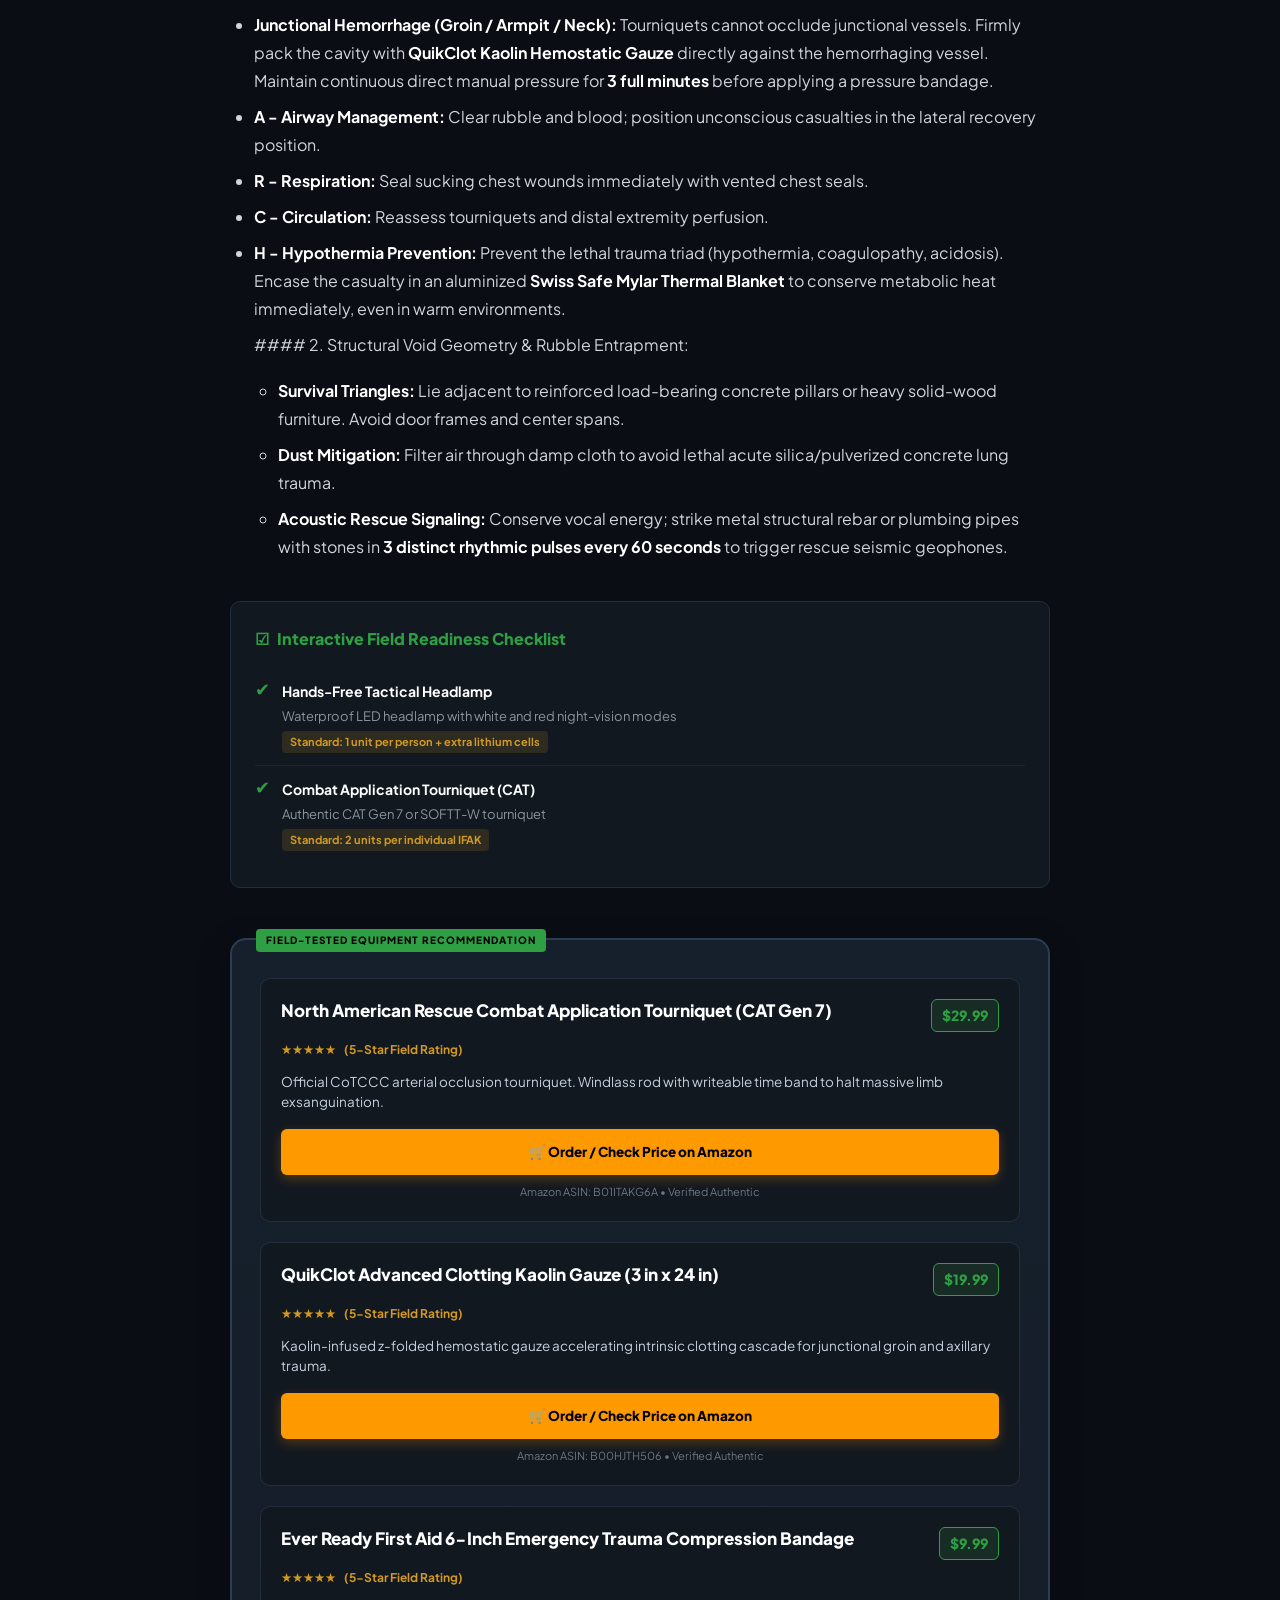
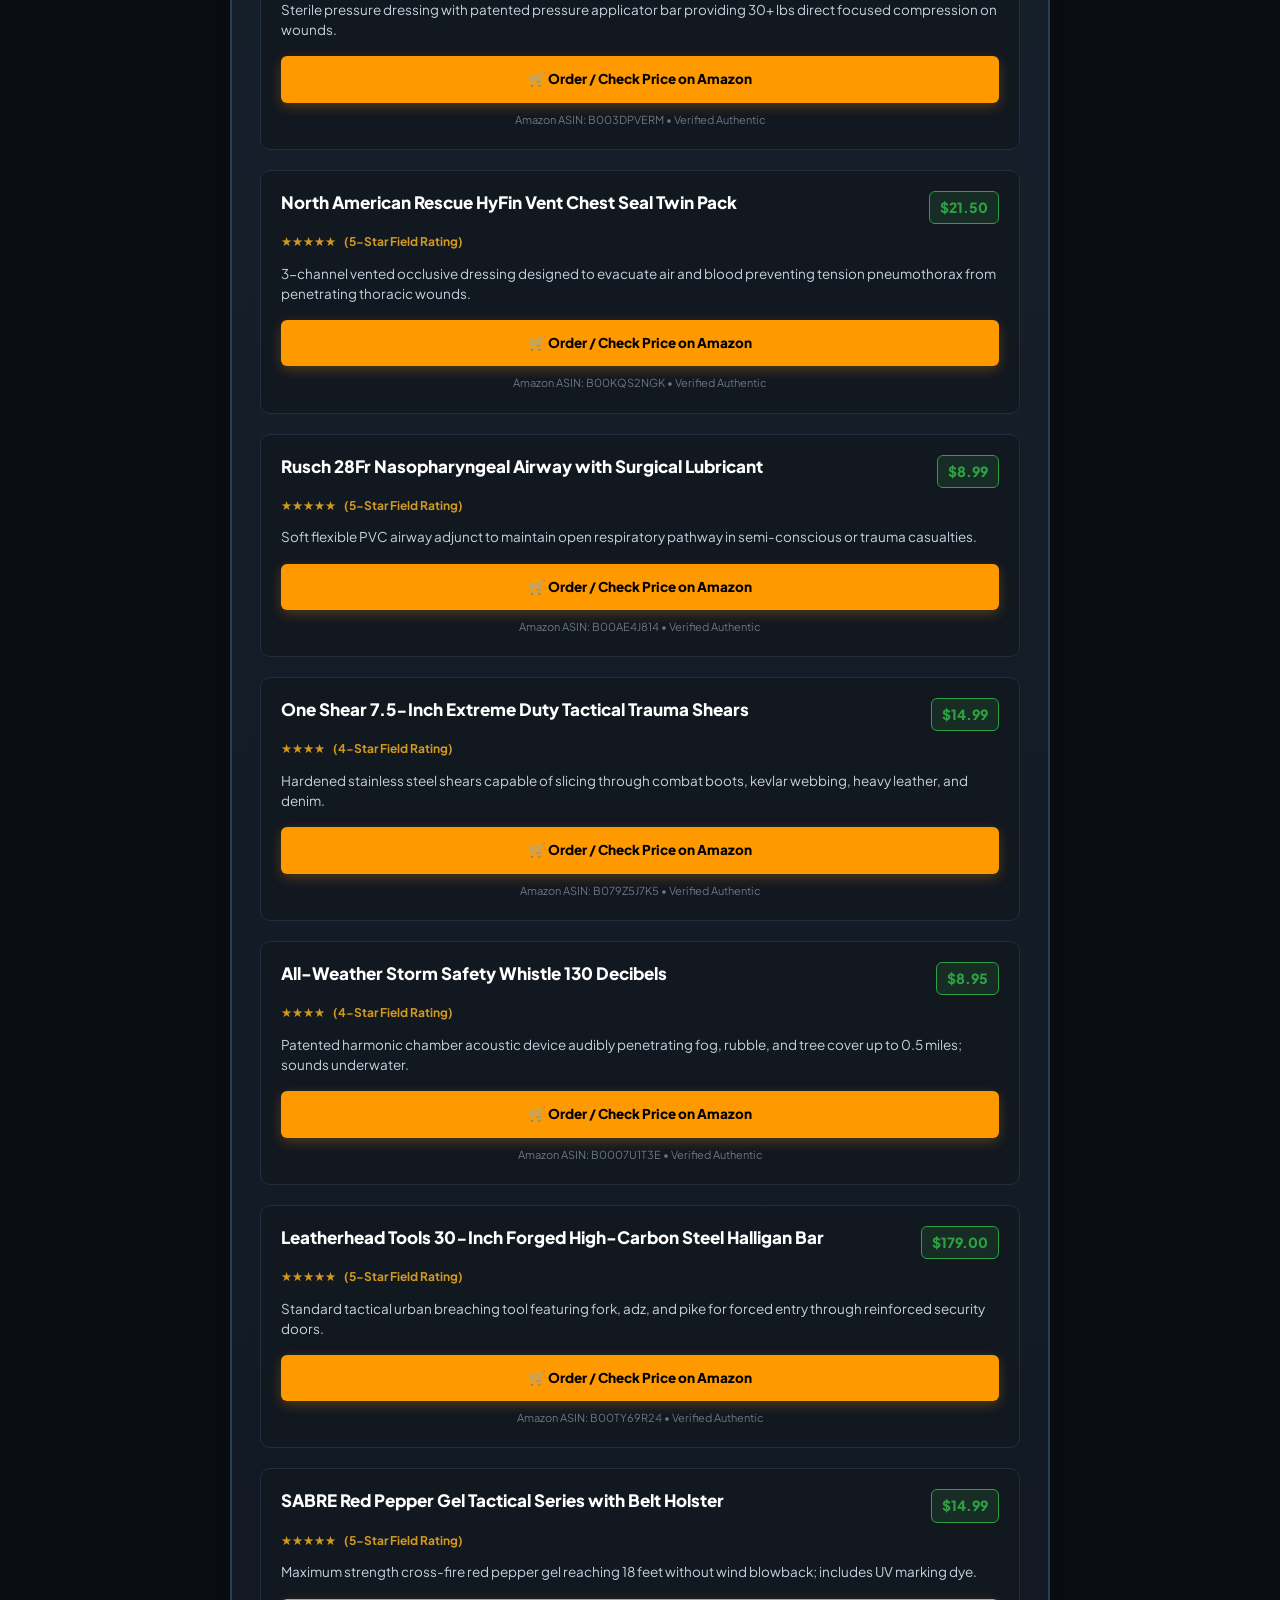
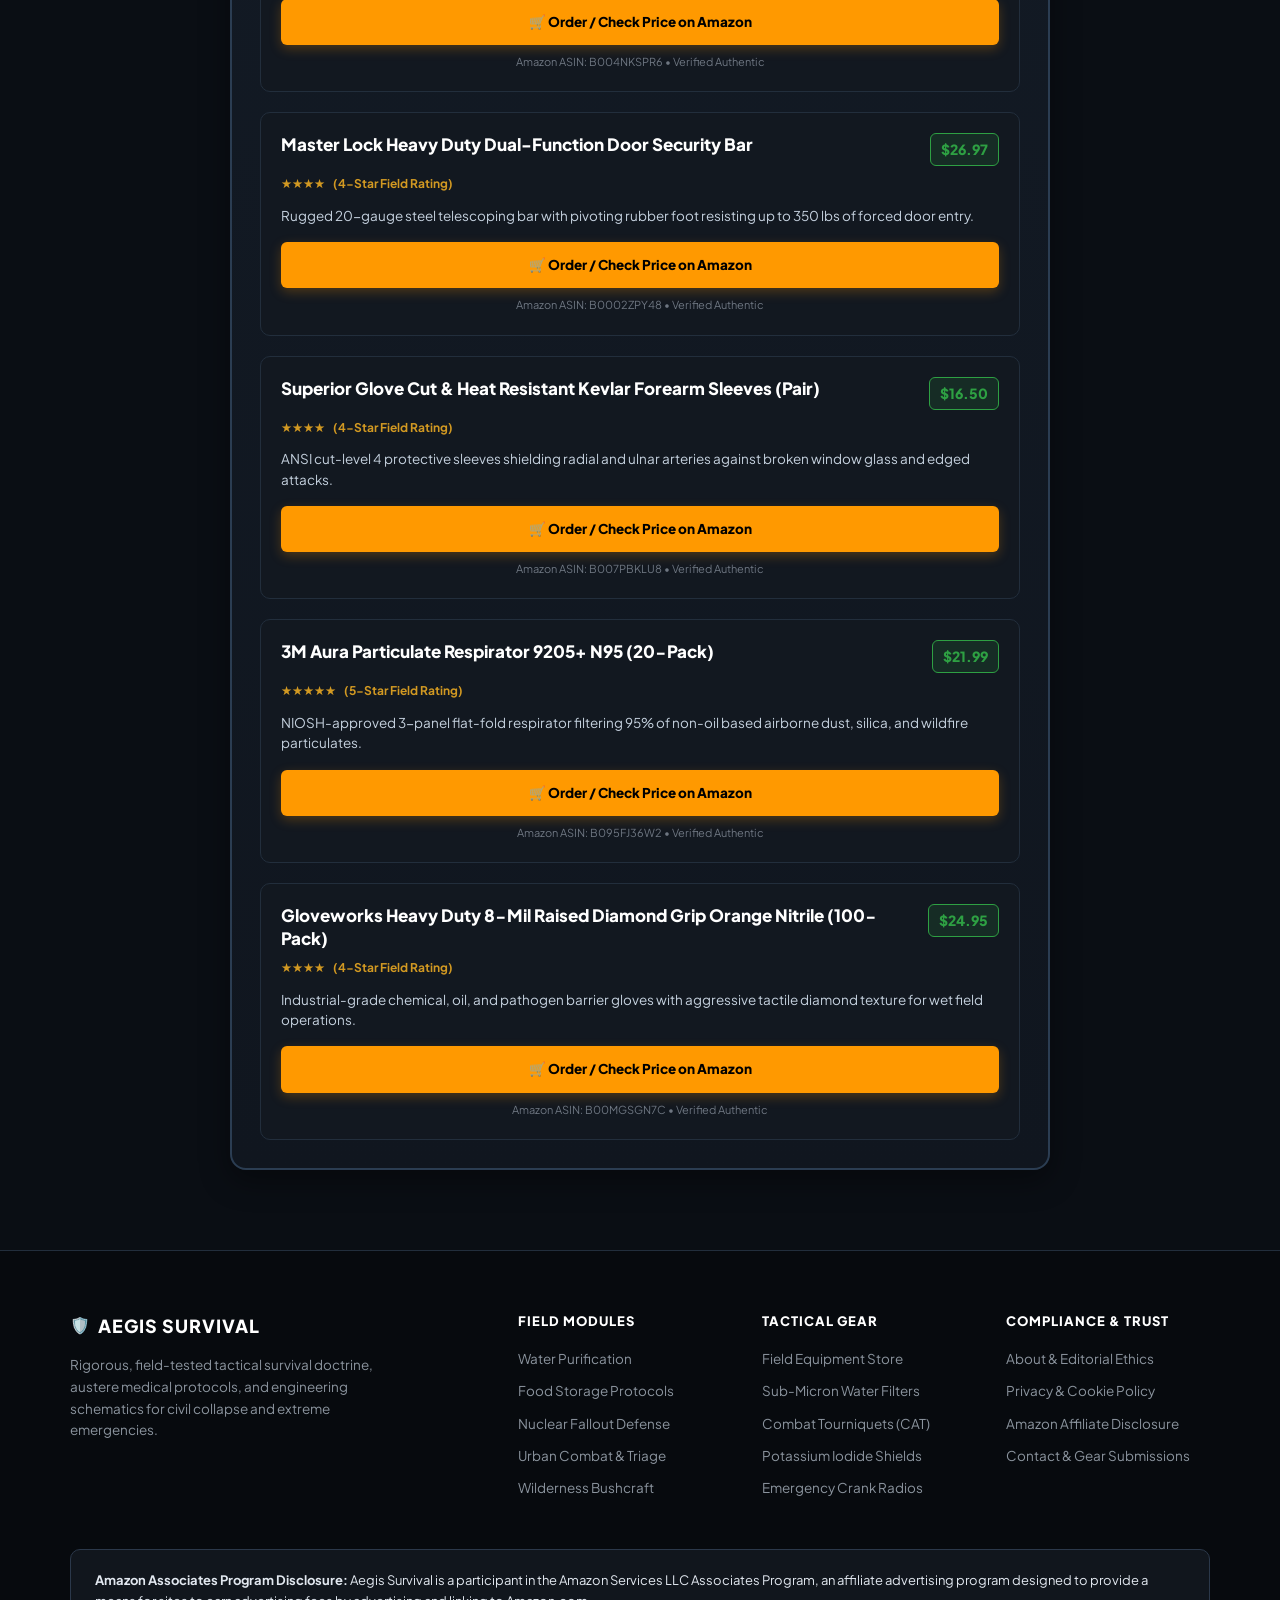
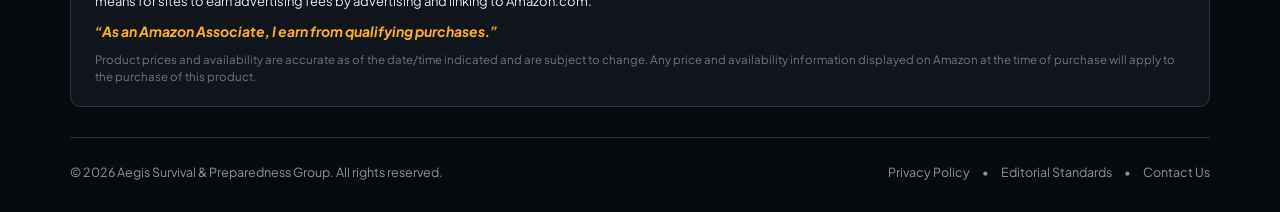
<file: docs/articles/urban-combat-collapse.html>
<!DOCTYPE html>
<html lang="en">
<head>
  <meta charset="UTF-8">
  <meta name="viewport" content="width=device-width, initial-scale=1.0">
  <title>Urban Shelling, Artillery & Structural Collapse | Aegis Survival Field Manual</title>
  <meta name="description" content="Structural shelter architecture, post-blast rubble survival, and acoustic signaling.">
  <link rel="stylesheet" href="../css/style.css">
  <link rel="preconnect" href="https://fonts.googleapis.com">
  <link rel="preconnect" href="https://fonts.gstatic.com" crossorigin>
  <link href="https://fonts.googleapis.com/css2?family=JetBrains+Mono:wght@400;600&family=Plus+Jakarta+Sans:wght@400;600;700;800&display=swap" rel="stylesheet">
</head>
<body>

  
  <header class="site-header">
    <div class="header-inner">
      <a href="../index.html" class="site-logo">
        <span class="logo-shield">🛡️</span>
        <div class="logo-text">
          <span class="title">AEGIS SURVIVAL</span>
          <span class="subtitle">TACTICAL FIELD DOCTRINE</span>
        </div>
      </a>

      <nav class="nav-links">
        <a href="../index.html">Field Guides</a>
        <a href="../gear.html" class="nav-gear">Tactical Gear Store</a>
        <a href="../about.html">About Us</a>
        <a href="../contact.html">Contact</a>
      </nav>

      <div class="header-action">
        <a href="../gear.html" class="btn-gear-nav">
          <span>🛒 Tested Gear Hub</span>
        </a>
      </div>
    </div>
  </header>


  <main class="article-layout">
    <div class="breadcrumbs">
      <a href="../index.html">Home</a> &rsaquo; <span>Post-Disaster Protocols</span> &rsaquo; <span>Urban Shelling, Artillery & Structural Collapse</span>
    </div>

    <header class="article-header">
      <div class="priority-pill">
        <span class="badge-priority priority-high">PRIORITY: HIGH</span>
      </div>
      <h1 class="article-page-title">Urban Shelling, Artillery & Structural Collapse</h1>
      <div class="article-byline">
        <span>Published by <strong>Aegis Tactical Directorate</strong></span>
        <span>•</span>
        <span>Module: <strong>Post-Disaster Protocols</strong></span>
        <span>•</span>
        <span>Offline Verified ⚡</span>
      </div>
    </header>

    <div class="article-lead">
      Structural shelter architecture, post-blast rubble survival, and acoustic signaling.
    </div>

    
        <div class="diagram-wrapper">
          <div class="diagram-header">
            <span class="diagram-label">Tactical Technical Schematic (Vector SVG)</span>
            <span class="diagram-asset-name">urban_safety_triangles.svg</span>
          </div>
          <div class="diagram-box">
            <img src="../diagrams/urban_safety_triangles.svg" alt="Urban Shelling, Artillery & Structural Collapse Schematic" loading="lazy">
          </div>
        </div>
        

    <div class="article-body">
      <h3>Structural Collapse & TCCC Massive Hemorrhage Doctrine</h3>
<p>During urban artillery bombardment and structural earthquakes, blunt trauma, blast shrapnel, and arterial exsanguination account for over 85% of preventable field mortalities.</p>
<p>#### 1. Tactical Combat Casualty Care (TCCC) - MARCH Protocol:</p>
<ul>
<li><strong>M - Massive Hemorrhage Control (Under 60 Seconds):</strong></li>
<li><strong>Arterial Limb Bleeding:</strong> Immediately apply a genuine <strong>Combat Application Tourniquet (CAT Gen 7)</strong> directly over bare skin 2 to 3 inches above the wound (or "high and tight" in low-visibility combat environments).</li>
<li><strong>Windlass Tightening:</strong> Rotate the rigid windlass rod until bright red pulsatile bleeding ceases completely AND distal pulse is palpably absent. Secure the rod within the windlass clip.</li>
<li><strong>Mandatory Timestamping:</strong> Write the exact time of application directly onto the white writeable time-strap using permanent marker (<strong>TIME: HH:MM</strong>).</li>
<li><strong>Golden Rule:</strong> <strong>NEVER loosen, release, or intermittently cycle a tourniquet</strong> in the field. Safe window is up to 2 hours. Release must be performed exclusively by surgical trauma personnel to prevent fatal reperfusion acidosis, hyperkalemia, and shock.</li>
<li><strong>Junctional Hemorrhage (Groin / Armpit / Neck):</strong> Tourniquets cannot occlude junctional vessels. Firmly pack the cavity with <strong>QuikClot Kaolin Hemostatic Gauze</strong> directly against the hemorrhaging vessel. Maintain continuous direct manual pressure for <strong>3 full minutes</strong> before applying a pressure bandage.</li>
<li><strong>A - Airway Management:</strong> Clear rubble and blood; position unconscious casualties in the lateral recovery position.</li>
<li><strong>R - Respiration:</strong> Seal sucking chest wounds immediately with vented chest seals.</li>
<li><strong>C - Circulation:</strong> Reassess tourniquets and distal extremity perfusion.</li>
<li><strong>H - Hypothermia Prevention:</strong> Prevent the lethal trauma triad (hypothermia, coagulopathy, acidosis). Encase the casualty in an aluminized <strong>Swiss Safe Mylar Thermal Blanket</strong> to conserve metabolic heat immediately, even in warm environments.</li>
</ol>
<p>#### 2. Structural Void Geometry & Rubble Entrapment:</p>
<ul>
<li><strong>Survival Triangles:</strong> Lie adjacent to reinforced load-bearing concrete pillars or heavy solid-wood furniture. Avoid door frames and center spans.</li>
<li><strong>Dust Mitigation:</strong> Filter air through damp cloth to avoid lethal acute silica/pulverized concrete lung trauma.</li>
<li><strong>Acoustic Rescue Signaling:</strong> Conserve vocal energy; strike metal structural rebar or plumbing pipes with stones in <strong>3 distinct rhythmic pulses every 60 seconds</strong> to trigger rescue seismic geophones.</li>
</ul>
    </div>

    
        <div class="checklist-section">
          <div class="checklist-header">
            <span>☑</span> <span>Interactive Field Readiness Checklist</span>
          </div>
        
            <div class="checklist-item">
              <span class="chk-box">✔</span>
              <div>
                <div class="chk-title">Hands-Free Tactical Headlamp</div>
                <div class="chk-spec">Waterproof LED headlamp with white and red night-vision modes</div>
                <div class="chk-formula">Standard: 1 unit per person + extra lithium cells</div>
              </div>
            </div>
            
            <div class="checklist-item">
              <span class="chk-box">✔</span>
              <div>
                <div class="chk-title">Combat Application Tourniquet (CAT)</div>
                <div class="chk-spec">Authentic CAT Gen 7 or SOFTT-W tourniquet</div>
                <div class="chk-formula">Standard: 2 units per individual IFAK</div>
              </div>
            </div>
            </div>

    
    <div class="curated-gear-box">
      <div class="gear-grid">
    
        <div class="gear-product-card">
          <div class="gear-card-top">
            <h3 class="gear-title">North American Rescue Combat Application Tourniquet (CAT Gen 7)</h3>
            <span class="gear-price-pill">$29.99</span>
          </div>
          <div class="gear-rating-row">
            <span>★★★★★</span>
            <span>(5-Star Field Rating)</span>
          </div>
          <p class="gear-specs">Official CoTCCC arterial occlusion tourniquet. Windlass rod with writeable time band to halt massive limb exsanguination.</p>
          <a href="https://www.amazon.com/dp/B01ITAKG6A?tag=aegissurvival-20" target="_blank" rel="nofollow noopener sponsored" class="btn-amazon-cta">
            <span>🛒 Order / Check Price on Amazon</span>
          </a>
          <div class="gear-asin-tag">Amazon ASIN: B01ITAKG6A • Verified Authentic</div>
        </div>
        
        <div class="gear-product-card">
          <div class="gear-card-top">
            <h3 class="gear-title">QuikClot Advanced Clotting Kaolin Gauze (3 in x 24 in)</h3>
            <span class="gear-price-pill">$19.99</span>
          </div>
          <div class="gear-rating-row">
            <span>★★★★★</span>
            <span>(5-Star Field Rating)</span>
          </div>
          <p class="gear-specs">Kaolin-infused z-folded hemostatic gauze accelerating intrinsic clotting cascade for junctional groin and axillary trauma.</p>
          <a href="https://www.amazon.com/dp/B00HJTH506?tag=aegissurvival-20" target="_blank" rel="nofollow noopener sponsored" class="btn-amazon-cta">
            <span>🛒 Order / Check Price on Amazon</span>
          </a>
          <div class="gear-asin-tag">Amazon ASIN: B00HJTH506 • Verified Authentic</div>
        </div>
        
        <div class="gear-product-card">
          <div class="gear-card-top">
            <h3 class="gear-title">Ever Ready First Aid 6-Inch Emergency Trauma Compression Bandage</h3>
            <span class="gear-price-pill">$9.99</span>
          </div>
          <div class="gear-rating-row">
            <span>★★★★★</span>
            <span>(5-Star Field Rating)</span>
          </div>
          <p class="gear-specs">Sterile pressure dressing with patented pressure applicator bar providing 30+ lbs direct focused compression on wounds.</p>
          <a href="https://www.amazon.com/dp/B003DPVERM?tag=aegissurvival-20" target="_blank" rel="nofollow noopener sponsored" class="btn-amazon-cta">
            <span>🛒 Order / Check Price on Amazon</span>
          </a>
          <div class="gear-asin-tag">Amazon ASIN: B003DPVERM • Verified Authentic</div>
        </div>
        
        <div class="gear-product-card">
          <div class="gear-card-top">
            <h3 class="gear-title">North American Rescue HyFin Vent Chest Seal Twin Pack</h3>
            <span class="gear-price-pill">$21.50</span>
          </div>
          <div class="gear-rating-row">
            <span>★★★★★</span>
            <span>(5-Star Field Rating)</span>
          </div>
          <p class="gear-specs">3-channel vented occlusive dressing designed to evacuate air and blood preventing tension pneumothorax from penetrating thoracic wounds.</p>
          <a href="https://www.amazon.com/dp/B00KQS2NGK?tag=aegissurvival-20" target="_blank" rel="nofollow noopener sponsored" class="btn-amazon-cta">
            <span>🛒 Order / Check Price on Amazon</span>
          </a>
          <div class="gear-asin-tag">Amazon ASIN: B00KQS2NGK • Verified Authentic</div>
        </div>
        
        <div class="gear-product-card">
          <div class="gear-card-top">
            <h3 class="gear-title">Rusch 28Fr Nasopharyngeal Airway with Surgical Lubricant</h3>
            <span class="gear-price-pill">$8.99</span>
          </div>
          <div class="gear-rating-row">
            <span>★★★★★</span>
            <span>(5-Star Field Rating)</span>
          </div>
          <p class="gear-specs">Soft flexible PVC airway adjunct to maintain open respiratory pathway in semi-conscious or trauma casualties.</p>
          <a href="https://www.amazon.com/dp/B00AE4J814?tag=aegissurvival-20" target="_blank" rel="nofollow noopener sponsored" class="btn-amazon-cta">
            <span>🛒 Order / Check Price on Amazon</span>
          </a>
          <div class="gear-asin-tag">Amazon ASIN: B00AE4J814 • Verified Authentic</div>
        </div>
        
        <div class="gear-product-card">
          <div class="gear-card-top">
            <h3 class="gear-title">One Shear 7.5-Inch Extreme Duty Tactical Trauma Shears</h3>
            <span class="gear-price-pill">$14.99</span>
          </div>
          <div class="gear-rating-row">
            <span>★★★★</span>
            <span>(4-Star Field Rating)</span>
          </div>
          <p class="gear-specs">Hardened stainless steel shears capable of slicing through combat boots, kevlar webbing, heavy leather, and denim.</p>
          <a href="https://www.amazon.com/dp/B079Z5J7K5?tag=aegissurvival-20" target="_blank" rel="nofollow noopener sponsored" class="btn-amazon-cta">
            <span>🛒 Order / Check Price on Amazon</span>
          </a>
          <div class="gear-asin-tag">Amazon ASIN: B079Z5J7K5 • Verified Authentic</div>
        </div>
        
        <div class="gear-product-card">
          <div class="gear-card-top">
            <h3 class="gear-title">All-Weather Storm Safety Whistle 130 Decibels</h3>
            <span class="gear-price-pill">$8.95</span>
          </div>
          <div class="gear-rating-row">
            <span>★★★★</span>
            <span>(4-Star Field Rating)</span>
          </div>
          <p class="gear-specs">Patented harmonic chamber acoustic device audibly penetrating fog, rubble, and tree cover up to 0.5 miles; sounds underwater.</p>
          <a href="https://www.amazon.com/dp/B0007U1T3E?tag=aegissurvival-20" target="_blank" rel="nofollow noopener sponsored" class="btn-amazon-cta">
            <span>🛒 Order / Check Price on Amazon</span>
          </a>
          <div class="gear-asin-tag">Amazon ASIN: B0007U1T3E • Verified Authentic</div>
        </div>
        
        <div class="gear-product-card">
          <div class="gear-card-top">
            <h3 class="gear-title">Leatherhead Tools 30-Inch Forged High-Carbon Steel Halligan Bar</h3>
            <span class="gear-price-pill">$179.00</span>
          </div>
          <div class="gear-rating-row">
            <span>★★★★★</span>
            <span>(5-Star Field Rating)</span>
          </div>
          <p class="gear-specs">Standard tactical urban breaching tool featuring fork, adz, and pike for forced entry through reinforced security doors.</p>
          <a href="https://www.amazon.com/dp/B00TY69R24?tag=aegissurvival-20" target="_blank" rel="nofollow noopener sponsored" class="btn-amazon-cta">
            <span>🛒 Order / Check Price on Amazon</span>
          </a>
          <div class="gear-asin-tag">Amazon ASIN: B00TY69R24 • Verified Authentic</div>
        </div>
        
        <div class="gear-product-card">
          <div class="gear-card-top">
            <h3 class="gear-title">SABRE Red Pepper Gel Tactical Series with Belt Holster</h3>
            <span class="gear-price-pill">$14.99</span>
          </div>
          <div class="gear-rating-row">
            <span>★★★★★</span>
            <span>(5-Star Field Rating)</span>
          </div>
          <p class="gear-specs">Maximum strength cross-fire red pepper gel reaching 18 feet without wind blowback; includes UV marking dye.</p>
          <a href="https://www.amazon.com/dp/B004NKSPR6?tag=aegissurvival-20" target="_blank" rel="nofollow noopener sponsored" class="btn-amazon-cta">
            <span>🛒 Order / Check Price on Amazon</span>
          </a>
          <div class="gear-asin-tag">Amazon ASIN: B004NKSPR6 • Verified Authentic</div>
        </div>
        
        <div class="gear-product-card">
          <div class="gear-card-top">
            <h3 class="gear-title">Master Lock Heavy Duty Dual-Function Door Security Bar</h3>
            <span class="gear-price-pill">$26.97</span>
          </div>
          <div class="gear-rating-row">
            <span>★★★★</span>
            <span>(4-Star Field Rating)</span>
          </div>
          <p class="gear-specs">Rugged 20-gauge steel telescoping bar with pivoting rubber foot resisting up to 350 lbs of forced door entry.</p>
          <a href="https://www.amazon.com/dp/B0002ZPY48?tag=aegissurvival-20" target="_blank" rel="nofollow noopener sponsored" class="btn-amazon-cta">
            <span>🛒 Order / Check Price on Amazon</span>
          </a>
          <div class="gear-asin-tag">Amazon ASIN: B0002ZPY48 • Verified Authentic</div>
        </div>
        
        <div class="gear-product-card">
          <div class="gear-card-top">
            <h3 class="gear-title">Superior Glove Cut & Heat Resistant Kevlar Forearm Sleeves (Pair)</h3>
            <span class="gear-price-pill">$16.50</span>
          </div>
          <div class="gear-rating-row">
            <span>★★★★</span>
            <span>(4-Star Field Rating)</span>
          </div>
          <p class="gear-specs">ANSI cut-level 4 protective sleeves shielding radial and ulnar arteries against broken window glass and edged attacks.</p>
          <a href="https://www.amazon.com/dp/B007PBKLU8?tag=aegissurvival-20" target="_blank" rel="nofollow noopener sponsored" class="btn-amazon-cta">
            <span>🛒 Order / Check Price on Amazon</span>
          </a>
          <div class="gear-asin-tag">Amazon ASIN: B007PBKLU8 • Verified Authentic</div>
        </div>
        
        <div class="gear-product-card">
          <div class="gear-card-top">
            <h3 class="gear-title">3M Aura Particulate Respirator 9205+ N95 (20-Pack)</h3>
            <span class="gear-price-pill">$21.99</span>
          </div>
          <div class="gear-rating-row">
            <span>★★★★★</span>
            <span>(5-Star Field Rating)</span>
          </div>
          <p class="gear-specs">NIOSH-approved 3-panel flat-fold respirator filtering 95% of non-oil based airborne dust, silica, and wildfire particulates.</p>
          <a href="https://www.amazon.com/dp/B095FJ36W2?tag=aegissurvival-20" target="_blank" rel="nofollow noopener sponsored" class="btn-amazon-cta">
            <span>🛒 Order / Check Price on Amazon</span>
          </a>
          <div class="gear-asin-tag">Amazon ASIN: B095FJ36W2 • Verified Authentic</div>
        </div>
        
        <div class="gear-product-card">
          <div class="gear-card-top">
            <h3 class="gear-title">Gloveworks Heavy Duty 8-Mil Raised Diamond Grip Orange Nitrile (100-Pack)</h3>
            <span class="gear-price-pill">$24.95</span>
          </div>
          <div class="gear-rating-row">
            <span>★★★★</span>
            <span>(4-Star Field Rating)</span>
          </div>
          <p class="gear-specs">Industrial-grade chemical, oil, and pathogen barrier gloves with aggressive tactile diamond texture for wet field operations.</p>
          <a href="https://www.amazon.com/dp/B00MGSGN7C?tag=aegissurvival-20" target="_blank" rel="nofollow noopener sponsored" class="btn-amazon-cta">
            <span>🛒 Order / Check Price on Amazon</span>
          </a>
          <div class="gear-asin-tag">Amazon ASIN: B00MGSGN7C • Verified Authentic</div>
        </div>
        
      </div>
    </div>
    
  </main>

  
  <footer class="site-footer">
    <div class="footer-container">
      <div class="footer-grid">
        <div class="footer-col brand-col">
          <div class="footer-logo">
            <span class="shield-icon">🛡️</span>
            <span class="brand-name">AEGIS SURVIVAL</span>
          </div>
          <p class="footer-desc">
            Rigorous, field-tested tactical survival doctrine, austere medical protocols, and engineering schematics for civil collapse and extreme emergencies.
          </p>
        </div>
        
        <div class="footer-col">
          <h4>Field Modules</h4>
          <ul>
            <li><a href="../articles/water-purification.html">Water Purification</a></li>
            <li><a href="../articles/food-storage.html">Food Storage Protocols</a></li>
            <li><a href="../articles/nuclear-fallout-shelter.html">Nuclear Fallout Defense</a></li>
            <li><a href="../articles/urban-combat-collapse.html">Urban Combat &amp; Triage</a></li>
            <li><a href="../articles/wilderness-survival.html">Wilderness Bushcraft</a></li>
          </ul>
        </div>
        
        <div class="footer-col">
          <h4>Tactical Gear</h4>
          <ul>
            <li><a href="../gear.html">Field Equipment Store</a></li>
            <li><a href="../gear.html#filtration">Sub-Micron Water Filters</a></li>
            <li><a href="../gear.html#medical">Combat Tourniquets (CAT)</a></li>
            <li><a href="../gear.html#radiological">Potassium Iodide Shields</a></li>
            <li><a href="../gear.html#comms">Emergency Crank Radios</a></li>
          </ul>
        </div>
        
        <div class="footer-col">
          <h4>Compliance &amp; Trust</h4>
          <ul>
            <li><a href="../about.html">About &amp; Editorial Ethics</a></li>
            <li><a href="../privacy-policy.html">Privacy &amp; Cookie Policy</a></li>
            <li><a href="../privacy-policy.html#amazon-disclosure">Amazon Affiliate Disclosure</a></li>
            <li><a href="../contact.html">Contact &amp; Gear Submissions</a></li>
          </ul>
        </div>
      </div>

      <!-- MANDATORY AMAZON AFFILIATE STATEMENT -->
      <div class="amazon-compliance-box">
        <p class="amazon-legal-statement">
          <strong>Amazon Associates Program Disclosure:</strong> Aegis Survival is a participant in the Amazon Services LLC Associates Program, an affiliate advertising program designed to provide a means for sites to earn advertising fees by advertising and linking to Amazon.com.
        </p>
        <p class="amazon-mandate-quote">
          <em>“As an Amazon Associate, I earn from qualifying purchases.”</em>
        </p>
        <p class="amazon-pricing-note">
          Product prices and availability are accurate as of the date/time indicated and are subject to change. Any price and availability information displayed on Amazon at the time of purchase will apply to the purchase of this product.
        </p>
      </div>

      <div class="footer-bottom">
        <p>&copy; 2026 Aegis Survival &amp; Preparedness Group. All rights reserved.</p>
        <div class="footer-bottom-links">
          <a href="../privacy-policy.html">Privacy Policy</a>
          <span>•</span>
          <a href="../about.html">Editorial Standards</a>
          <span>•</span>
          <a href="../contact.html">Contact Us</a>
        </div>
      </div>
    </div>
  </footer>


</body>
</html>
</file>
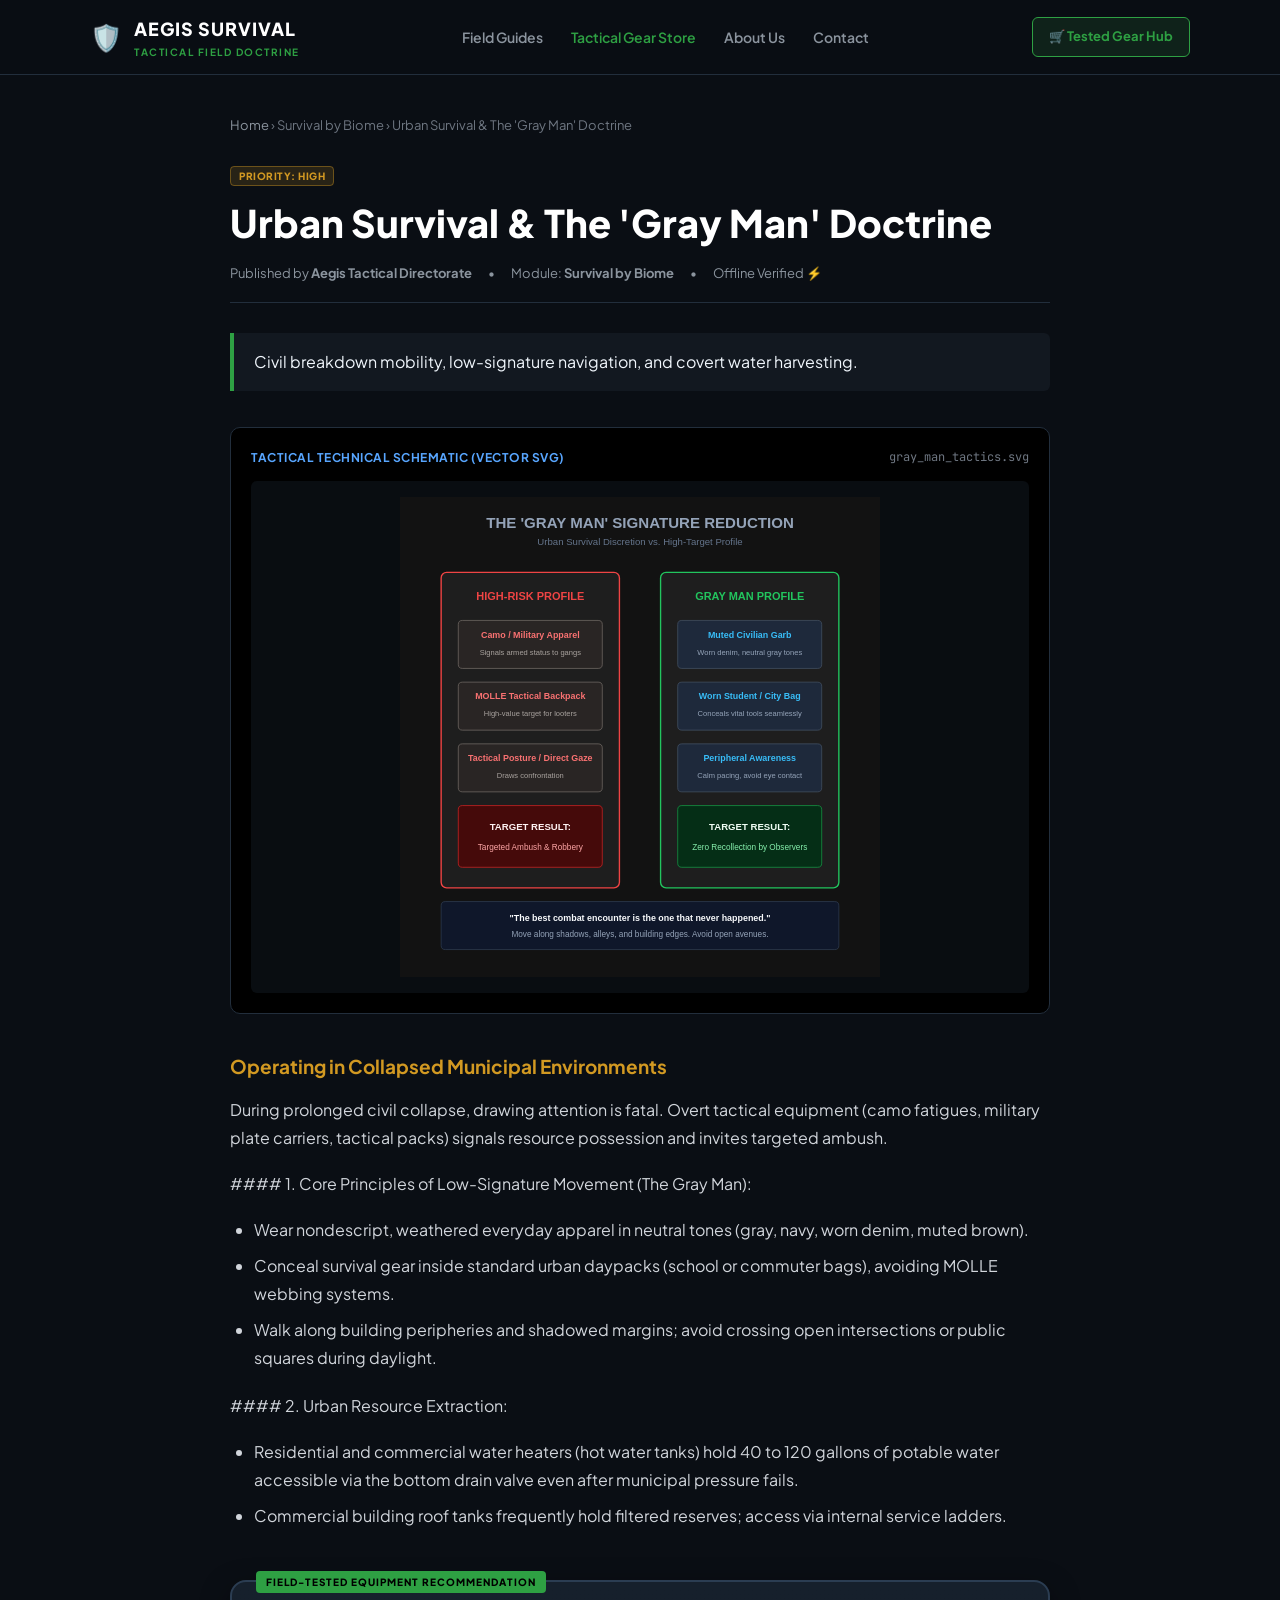
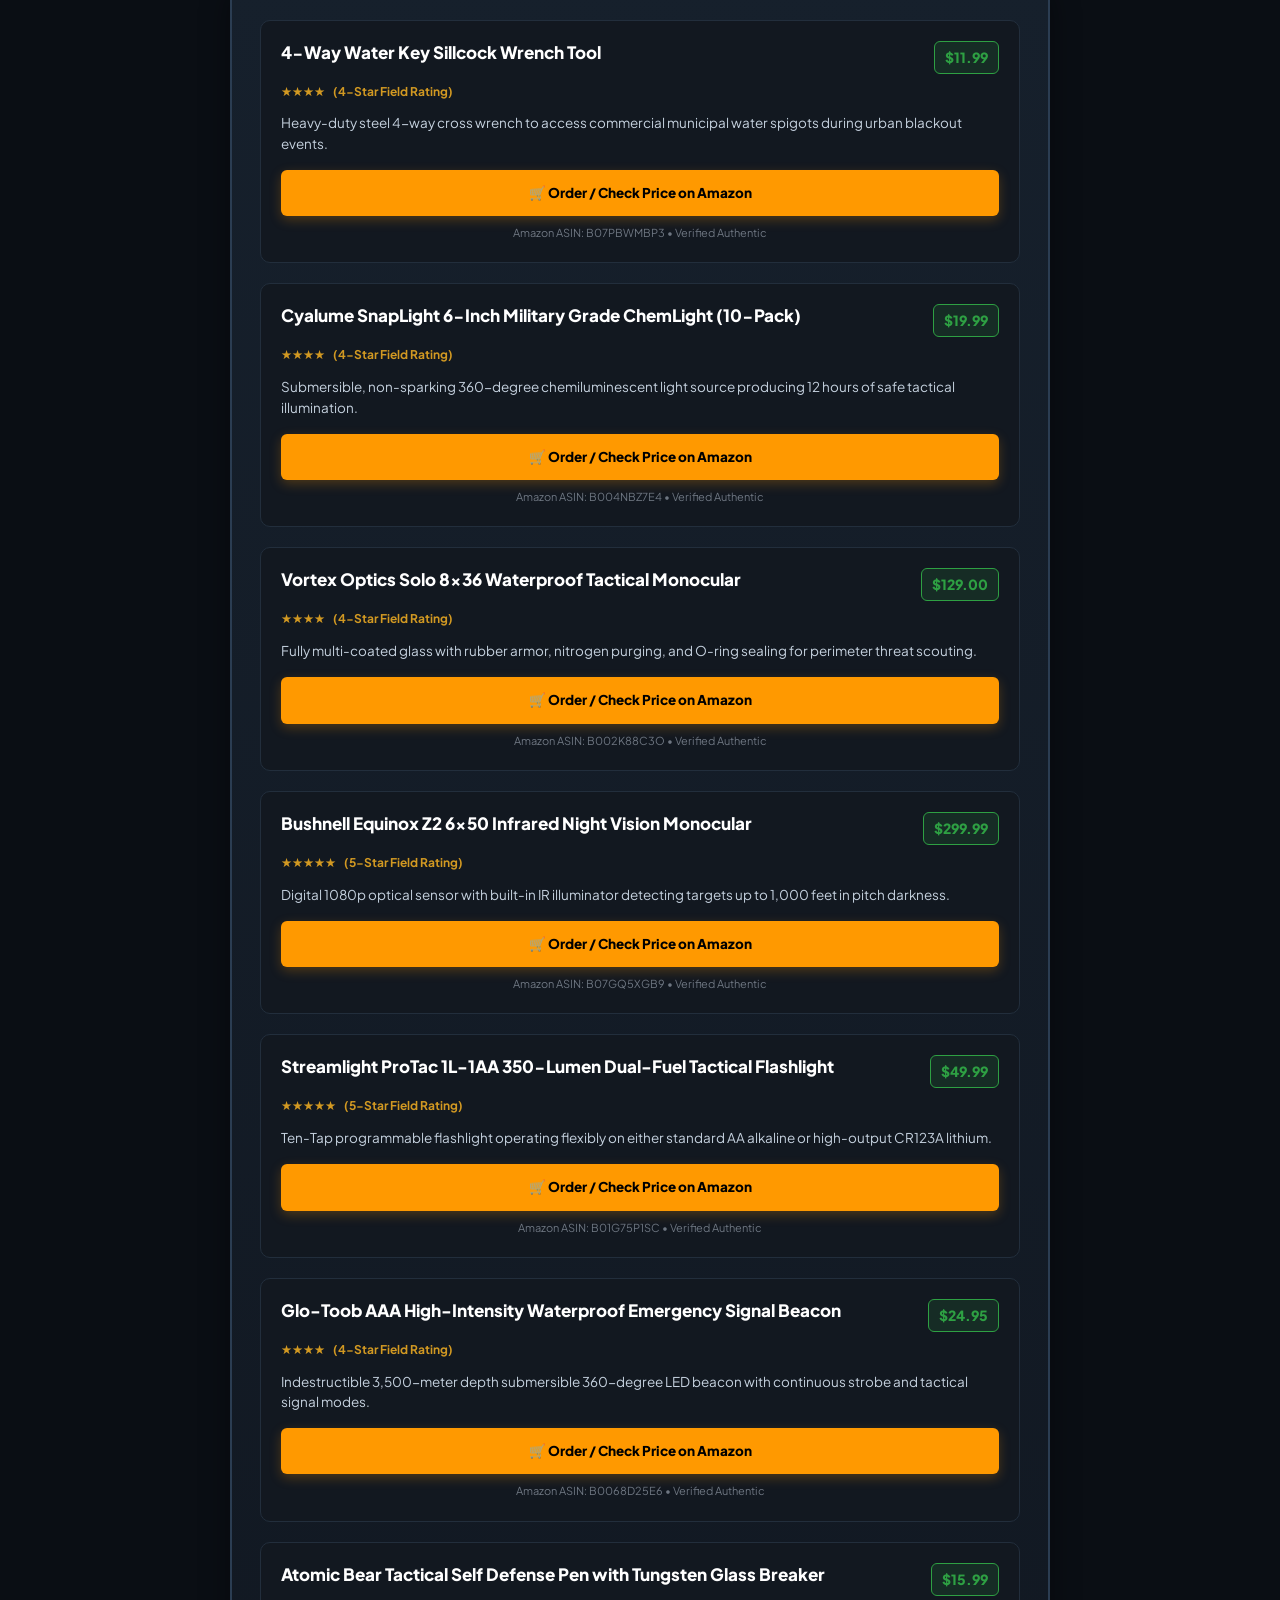
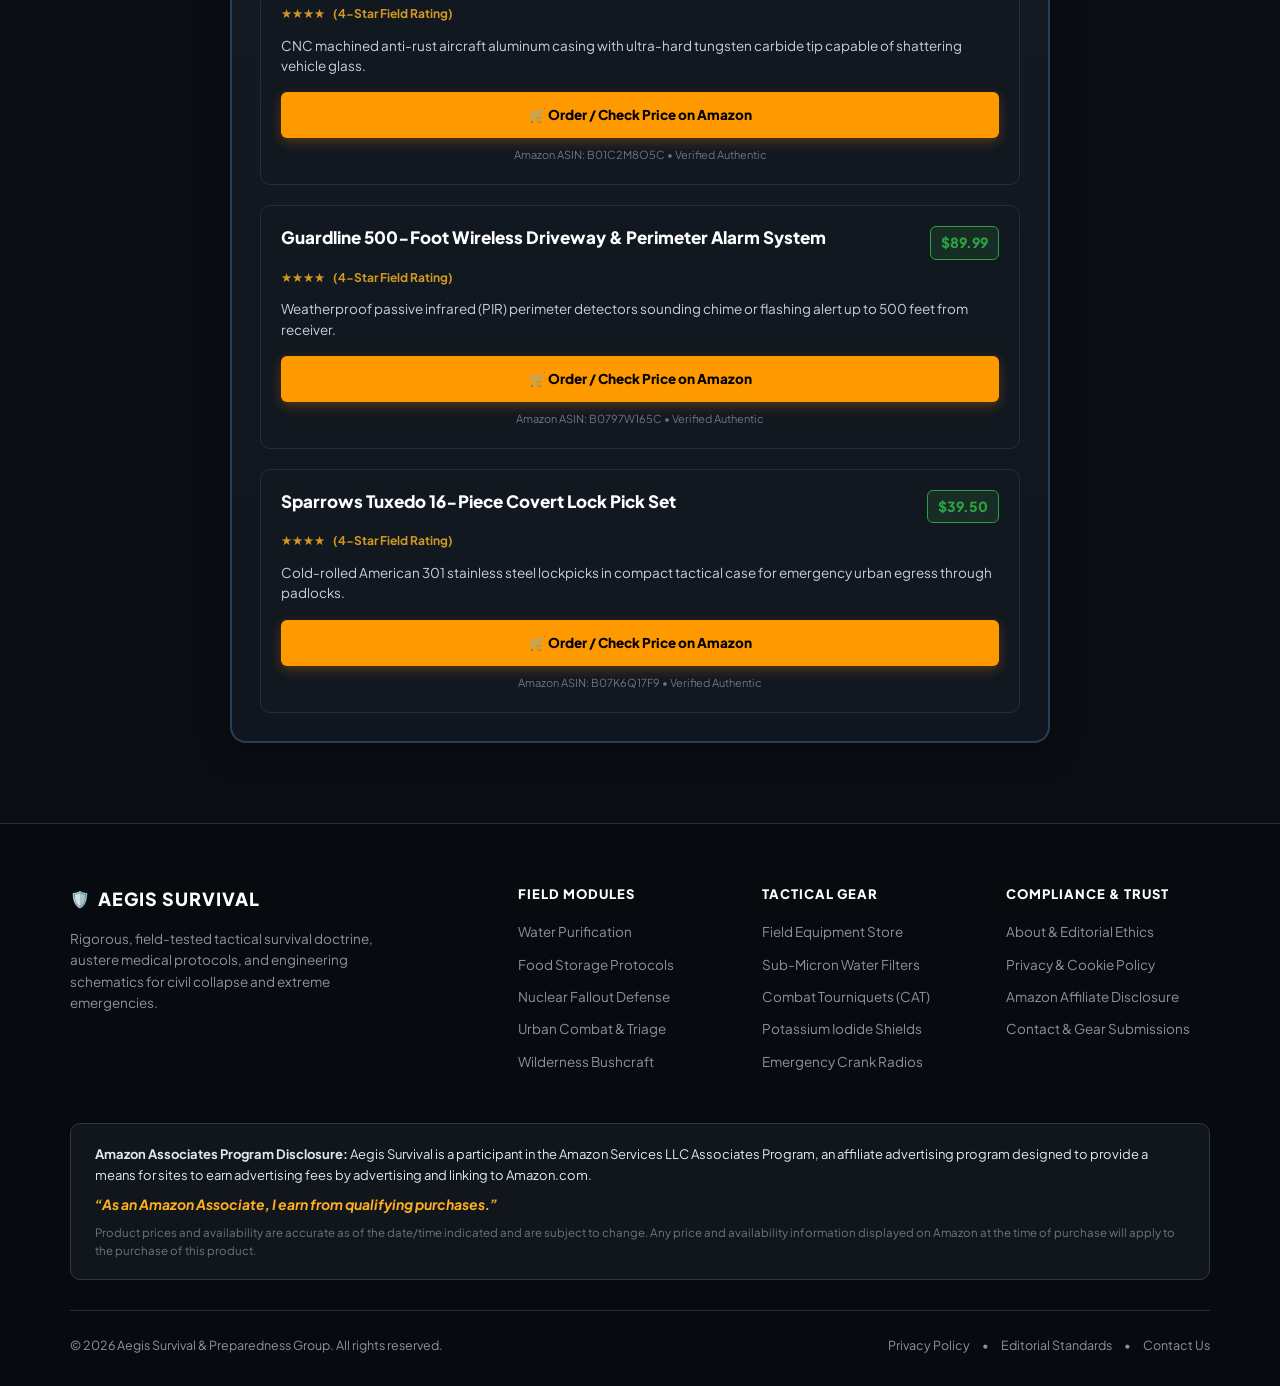
<file: docs/articles/urban-grayman.html>
<!DOCTYPE html>
<html lang="en">
<head>
  <meta charset="UTF-8">
  <meta name="viewport" content="width=device-width, initial-scale=1.0">
  <title>Urban Survival & The 'Gray Man' Doctrine | Aegis Survival Field Manual</title>
  <meta name="description" content="Civil breakdown mobility, low-signature navigation, and covert water harvesting.">
  <link rel="stylesheet" href="../css/style.css">
  <link rel="preconnect" href="https://fonts.googleapis.com">
  <link rel="preconnect" href="https://fonts.gstatic.com" crossorigin>
  <link href="https://fonts.googleapis.com/css2?family=JetBrains+Mono:wght@400;600&family=Plus+Jakarta+Sans:wght@400;600;700;800&display=swap" rel="stylesheet">
</head>
<body>

  
  <header class="site-header">
    <div class="header-inner">
      <a href="../index.html" class="site-logo">
        <span class="logo-shield">🛡️</span>
        <div class="logo-text">
          <span class="title">AEGIS SURVIVAL</span>
          <span class="subtitle">TACTICAL FIELD DOCTRINE</span>
        </div>
      </a>

      <nav class="nav-links">
        <a href="../index.html">Field Guides</a>
        <a href="../gear.html" class="nav-gear">Tactical Gear Store</a>
        <a href="../about.html">About Us</a>
        <a href="../contact.html">Contact</a>
      </nav>

      <div class="header-action">
        <a href="../gear.html" class="btn-gear-nav">
          <span>🛒 Tested Gear Hub</span>
        </a>
      </div>
    </div>
  </header>


  <main class="article-layout">
    <div class="breadcrumbs">
      <a href="../index.html">Home</a> &rsaquo; <span>Survival by Biome</span> &rsaquo; <span>Urban Survival & The 'Gray Man' Doctrine</span>
    </div>

    <header class="article-header">
      <div class="priority-pill">
        <span class="badge-priority priority-high">PRIORITY: HIGH</span>
      </div>
      <h1 class="article-page-title">Urban Survival & The 'Gray Man' Doctrine</h1>
      <div class="article-byline">
        <span>Published by <strong>Aegis Tactical Directorate</strong></span>
        <span>•</span>
        <span>Module: <strong>Survival by Biome</strong></span>
        <span>•</span>
        <span>Offline Verified ⚡</span>
      </div>
    </header>

    <div class="article-lead">
      Civil breakdown mobility, low-signature navigation, and covert water harvesting.
    </div>

    
        <div class="diagram-wrapper">
          <div class="diagram-header">
            <span class="diagram-label">Tactical Technical Schematic (Vector SVG)</span>
            <span class="diagram-asset-name">gray_man_tactics.svg</span>
          </div>
          <div class="diagram-box">
            <img src="../diagrams/gray_man_tactics.svg" alt="Urban Survival & The 'Gray Man' Doctrine Schematic" loading="lazy">
          </div>
        </div>
        

    <div class="article-body">
      <h3>Operating in Collapsed Municipal Environments</h3>
<p>During prolonged civil collapse, drawing attention is fatal. Overt tactical equipment (camo fatigues, military plate carriers, tactical packs) signals resource possession and invites targeted ambush.</p>
<p>#### 1. Core Principles of Low-Signature Movement (The Gray Man):</p>
<ul>
<li>Wear nondescript, weathered everyday apparel in neutral tones (gray, navy, worn denim, muted brown).</li>
<li>Conceal survival gear inside standard urban daypacks (school or commuter bags), avoiding MOLLE webbing systems.</li>
<li>Walk along building peripheries and shadowed margins; avoid crossing open intersections or public squares during daylight.</li>
</ul>
<p>#### 2. Urban Resource Extraction:</p>
<ul>
<li>Residential and commercial water heaters (hot water tanks) hold 40 to 120 gallons of potable water accessible via the bottom drain valve even after municipal pressure fails.</li>
<li>Commercial building roof tanks frequently hold filtered reserves; access via internal service ladders.</li>
</ul>
    </div>

    

    
    <div class="curated-gear-box">
      <div class="gear-grid">
    
        <div class="gear-product-card">
          <div class="gear-card-top">
            <h3 class="gear-title">4-Way Water Key Sillcock Wrench Tool</h3>
            <span class="gear-price-pill">$11.99</span>
          </div>
          <div class="gear-rating-row">
            <span>★★★★</span>
            <span>(4-Star Field Rating)</span>
          </div>
          <p class="gear-specs">Heavy-duty steel 4-way cross wrench to access commercial municipal water spigots during urban blackout events.</p>
          <a href="https://www.amazon.com/dp/B07PBWMBP3?tag=aegissurvival-20" target="_blank" rel="nofollow noopener sponsored" class="btn-amazon-cta">
            <span>🛒 Order / Check Price on Amazon</span>
          </a>
          <div class="gear-asin-tag">Amazon ASIN: B07PBWMBP3 • Verified Authentic</div>
        </div>
        
        <div class="gear-product-card">
          <div class="gear-card-top">
            <h3 class="gear-title">Cyalume SnapLight 6-Inch Military Grade ChemLight (10-Pack)</h3>
            <span class="gear-price-pill">$19.99</span>
          </div>
          <div class="gear-rating-row">
            <span>★★★★</span>
            <span>(4-Star Field Rating)</span>
          </div>
          <p class="gear-specs">Submersible, non-sparking 360-degree chemiluminescent light source producing 12 hours of safe tactical illumination.</p>
          <a href="https://www.amazon.com/dp/B004NBZ7E4?tag=aegissurvival-20" target="_blank" rel="nofollow noopener sponsored" class="btn-amazon-cta">
            <span>🛒 Order / Check Price on Amazon</span>
          </a>
          <div class="gear-asin-tag">Amazon ASIN: B004NBZ7E4 • Verified Authentic</div>
        </div>
        
        <div class="gear-product-card">
          <div class="gear-card-top">
            <h3 class="gear-title">Vortex Optics Solo 8x36 Waterproof Tactical Monocular</h3>
            <span class="gear-price-pill">$129.00</span>
          </div>
          <div class="gear-rating-row">
            <span>★★★★</span>
            <span>(4-Star Field Rating)</span>
          </div>
          <p class="gear-specs">Fully multi-coated glass with rubber armor, nitrogen purging, and O-ring sealing for perimeter threat scouting.</p>
          <a href="https://www.amazon.com/dp/B002K88C3O?tag=aegissurvival-20" target="_blank" rel="nofollow noopener sponsored" class="btn-amazon-cta">
            <span>🛒 Order / Check Price on Amazon</span>
          </a>
          <div class="gear-asin-tag">Amazon ASIN: B002K88C3O • Verified Authentic</div>
        </div>
        
        <div class="gear-product-card">
          <div class="gear-card-top">
            <h3 class="gear-title">Bushnell Equinox Z2 6x50 Infrared Night Vision Monocular</h3>
            <span class="gear-price-pill">$299.99</span>
          </div>
          <div class="gear-rating-row">
            <span>★★★★★</span>
            <span>(5-Star Field Rating)</span>
          </div>
          <p class="gear-specs">Digital 1080p optical sensor with built-in IR illuminator detecting targets up to 1,000 feet in pitch darkness.</p>
          <a href="https://www.amazon.com/dp/B07GQ5XGB9?tag=aegissurvival-20" target="_blank" rel="nofollow noopener sponsored" class="btn-amazon-cta">
            <span>🛒 Order / Check Price on Amazon</span>
          </a>
          <div class="gear-asin-tag">Amazon ASIN: B07GQ5XGB9 • Verified Authentic</div>
        </div>
        
        <div class="gear-product-card">
          <div class="gear-card-top">
            <h3 class="gear-title">Streamlight ProTac 1L-1AA 350-Lumen Dual-Fuel Tactical Flashlight</h3>
            <span class="gear-price-pill">$49.99</span>
          </div>
          <div class="gear-rating-row">
            <span>★★★★★</span>
            <span>(5-Star Field Rating)</span>
          </div>
          <p class="gear-specs">Ten-Tap programmable flashlight operating flexibly on either standard AA alkaline or high-output CR123A lithium.</p>
          <a href="https://www.amazon.com/dp/B01G75P1SC?tag=aegissurvival-20" target="_blank" rel="nofollow noopener sponsored" class="btn-amazon-cta">
            <span>🛒 Order / Check Price on Amazon</span>
          </a>
          <div class="gear-asin-tag">Amazon ASIN: B01G75P1SC • Verified Authentic</div>
        </div>
        
        <div class="gear-product-card">
          <div class="gear-card-top">
            <h3 class="gear-title">Glo-Toob AAA High-Intensity Waterproof Emergency Signal Beacon</h3>
            <span class="gear-price-pill">$24.95</span>
          </div>
          <div class="gear-rating-row">
            <span>★★★★</span>
            <span>(4-Star Field Rating)</span>
          </div>
          <p class="gear-specs">Indestructible 3,500-meter depth submersible 360-degree LED beacon with continuous strobe and tactical signal modes.</p>
          <a href="https://www.amazon.com/dp/B0068D25E6?tag=aegissurvival-20" target="_blank" rel="nofollow noopener sponsored" class="btn-amazon-cta">
            <span>🛒 Order / Check Price on Amazon</span>
          </a>
          <div class="gear-asin-tag">Amazon ASIN: B0068D25E6 • Verified Authentic</div>
        </div>
        
        <div class="gear-product-card">
          <div class="gear-card-top">
            <h3 class="gear-title">Atomic Bear Tactical Self Defense Pen with Tungsten Glass Breaker</h3>
            <span class="gear-price-pill">$15.99</span>
          </div>
          <div class="gear-rating-row">
            <span>★★★★</span>
            <span>(4-Star Field Rating)</span>
          </div>
          <p class="gear-specs">CNC machined anti-rust aircraft aluminum casing with ultra-hard tungsten carbide tip capable of shattering vehicle glass.</p>
          <a href="https://www.amazon.com/dp/B01C2M8O5C?tag=aegissurvival-20" target="_blank" rel="nofollow noopener sponsored" class="btn-amazon-cta">
            <span>🛒 Order / Check Price on Amazon</span>
          </a>
          <div class="gear-asin-tag">Amazon ASIN: B01C2M8O5C • Verified Authentic</div>
        </div>
        
        <div class="gear-product-card">
          <div class="gear-card-top">
            <h3 class="gear-title">Guardline 500-Foot Wireless Driveway & Perimeter Alarm System</h3>
            <span class="gear-price-pill">$89.99</span>
          </div>
          <div class="gear-rating-row">
            <span>★★★★</span>
            <span>(4-Star Field Rating)</span>
          </div>
          <p class="gear-specs">Weatherproof passive infrared (PIR) perimeter detectors sounding chime or flashing alert up to 500 feet from receiver.</p>
          <a href="https://www.amazon.com/dp/B0797W165C?tag=aegissurvival-20" target="_blank" rel="nofollow noopener sponsored" class="btn-amazon-cta">
            <span>🛒 Order / Check Price on Amazon</span>
          </a>
          <div class="gear-asin-tag">Amazon ASIN: B0797W165C • Verified Authentic</div>
        </div>
        
        <div class="gear-product-card">
          <div class="gear-card-top">
            <h3 class="gear-title">Sparrows Tuxedo 16-Piece Covert Lock Pick Set</h3>
            <span class="gear-price-pill">$39.50</span>
          </div>
          <div class="gear-rating-row">
            <span>★★★★</span>
            <span>(4-Star Field Rating)</span>
          </div>
          <p class="gear-specs">Cold-rolled American 301 stainless steel lockpicks in compact tactical case for emergency urban egress through padlocks.</p>
          <a href="https://www.amazon.com/dp/B07K6Q17F9?tag=aegissurvival-20" target="_blank" rel="nofollow noopener sponsored" class="btn-amazon-cta">
            <span>🛒 Order / Check Price on Amazon</span>
          </a>
          <div class="gear-asin-tag">Amazon ASIN: B07K6Q17F9 • Verified Authentic</div>
        </div>
        
      </div>
    </div>
    
  </main>

  
  <footer class="site-footer">
    <div class="footer-container">
      <div class="footer-grid">
        <div class="footer-col brand-col">
          <div class="footer-logo">
            <span class="shield-icon">🛡️</span>
            <span class="brand-name">AEGIS SURVIVAL</span>
          </div>
          <p class="footer-desc">
            Rigorous, field-tested tactical survival doctrine, austere medical protocols, and engineering schematics for civil collapse and extreme emergencies.
          </p>
        </div>
        
        <div class="footer-col">
          <h4>Field Modules</h4>
          <ul>
            <li><a href="../articles/water-purification.html">Water Purification</a></li>
            <li><a href="../articles/food-storage.html">Food Storage Protocols</a></li>
            <li><a href="../articles/nuclear-fallout-shelter.html">Nuclear Fallout Defense</a></li>
            <li><a href="../articles/urban-combat-collapse.html">Urban Combat &amp; Triage</a></li>
            <li><a href="../articles/wilderness-survival.html">Wilderness Bushcraft</a></li>
          </ul>
        </div>
        
        <div class="footer-col">
          <h4>Tactical Gear</h4>
          <ul>
            <li><a href="../gear.html">Field Equipment Store</a></li>
            <li><a href="../gear.html#filtration">Sub-Micron Water Filters</a></li>
            <li><a href="../gear.html#medical">Combat Tourniquets (CAT)</a></li>
            <li><a href="../gear.html#radiological">Potassium Iodide Shields</a></li>
            <li><a href="../gear.html#comms">Emergency Crank Radios</a></li>
          </ul>
        </div>
        
        <div class="footer-col">
          <h4>Compliance &amp; Trust</h4>
          <ul>
            <li><a href="../about.html">About &amp; Editorial Ethics</a></li>
            <li><a href="../privacy-policy.html">Privacy &amp; Cookie Policy</a></li>
            <li><a href="../privacy-policy.html#amazon-disclosure">Amazon Affiliate Disclosure</a></li>
            <li><a href="../contact.html">Contact &amp; Gear Submissions</a></li>
          </ul>
        </div>
      </div>

      <!-- MANDATORY AMAZON AFFILIATE STATEMENT -->
      <div class="amazon-compliance-box">
        <p class="amazon-legal-statement">
          <strong>Amazon Associates Program Disclosure:</strong> Aegis Survival is a participant in the Amazon Services LLC Associates Program, an affiliate advertising program designed to provide a means for sites to earn advertising fees by advertising and linking to Amazon.com.
        </p>
        <p class="amazon-mandate-quote">
          <em>“As an Amazon Associate, I earn from qualifying purchases.”</em>
        </p>
        <p class="amazon-pricing-note">
          Product prices and availability are accurate as of the date/time indicated and are subject to change. Any price and availability information displayed on Amazon at the time of purchase will apply to the purchase of this product.
        </p>
      </div>

      <div class="footer-bottom">
        <p>&copy; 2026 Aegis Survival &amp; Preparedness Group. All rights reserved.</p>
        <div class="footer-bottom-links">
          <a href="../privacy-policy.html">Privacy Policy</a>
          <span>•</span>
          <a href="../about.html">Editorial Standards</a>
          <span>•</span>
          <a href="../contact.html">Contact Us</a>
        </div>
      </div>
    </div>
  </footer>


</body>
</html>
</file>
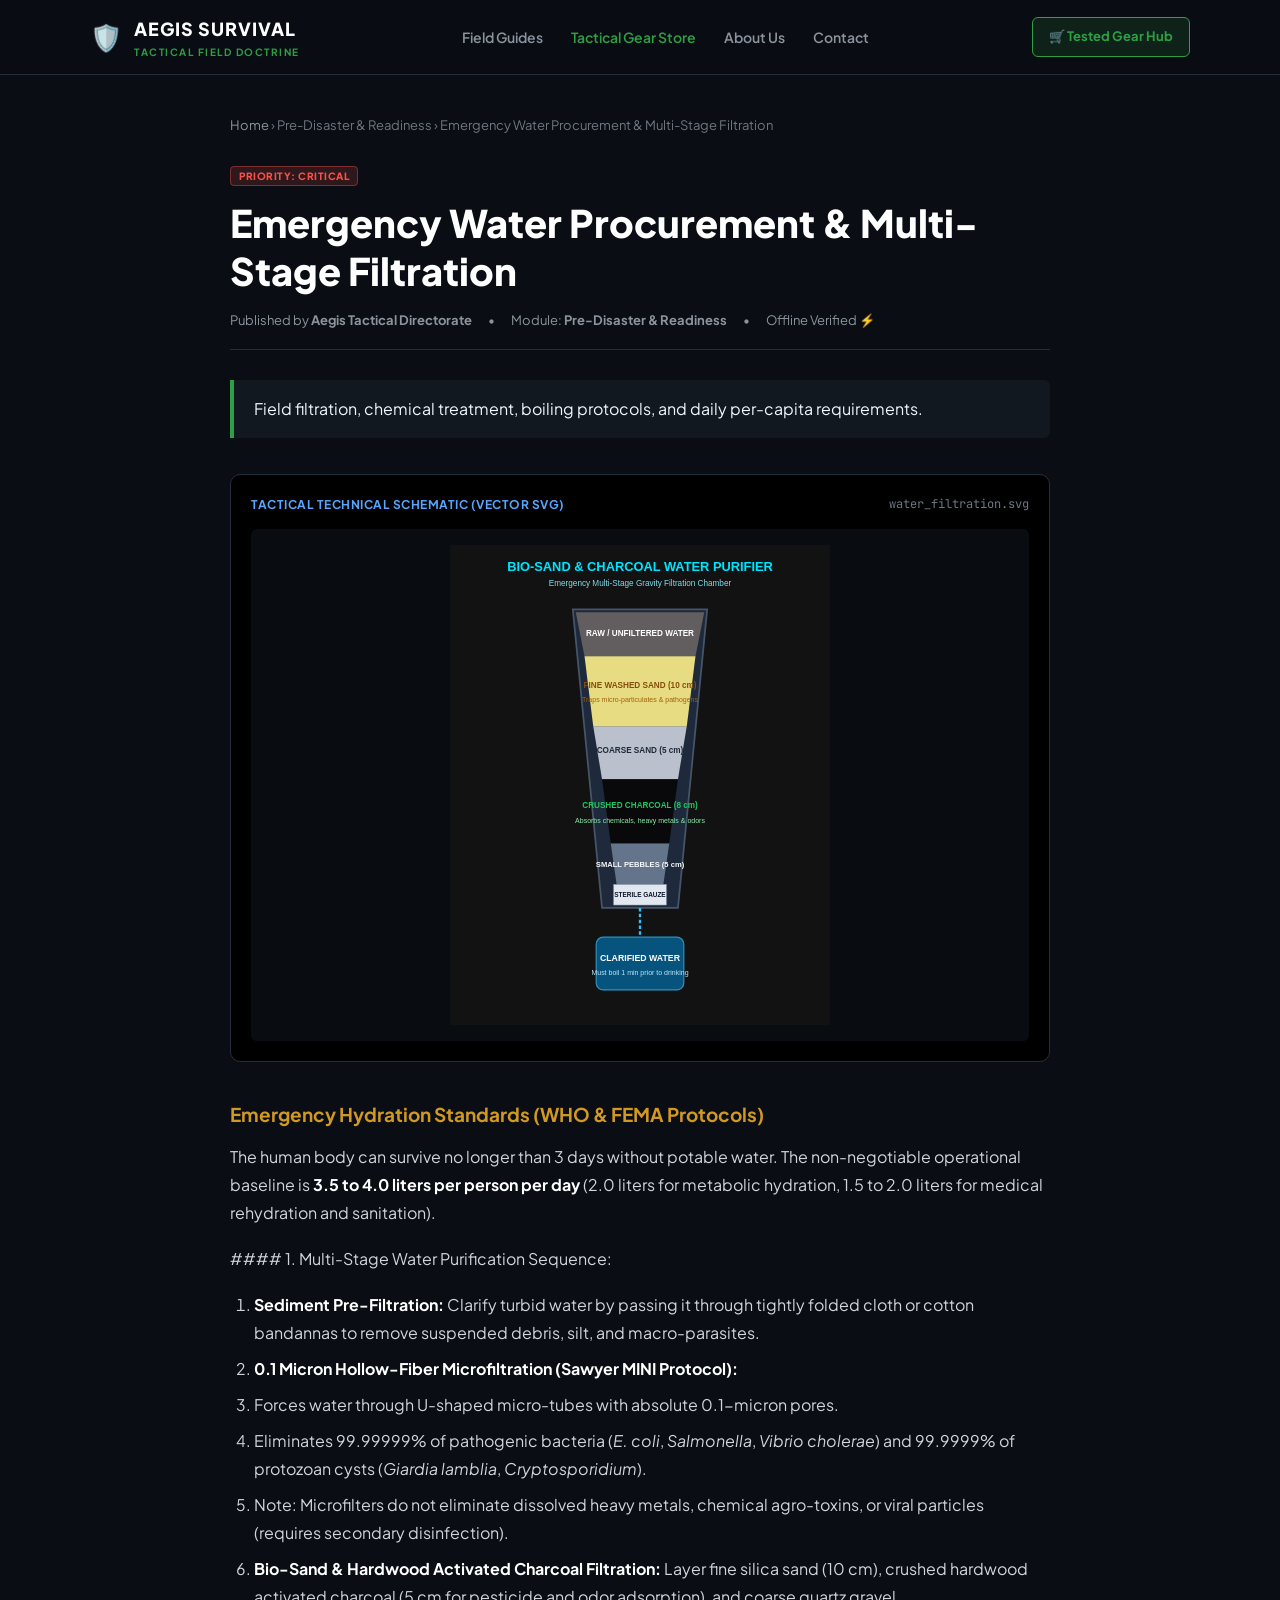
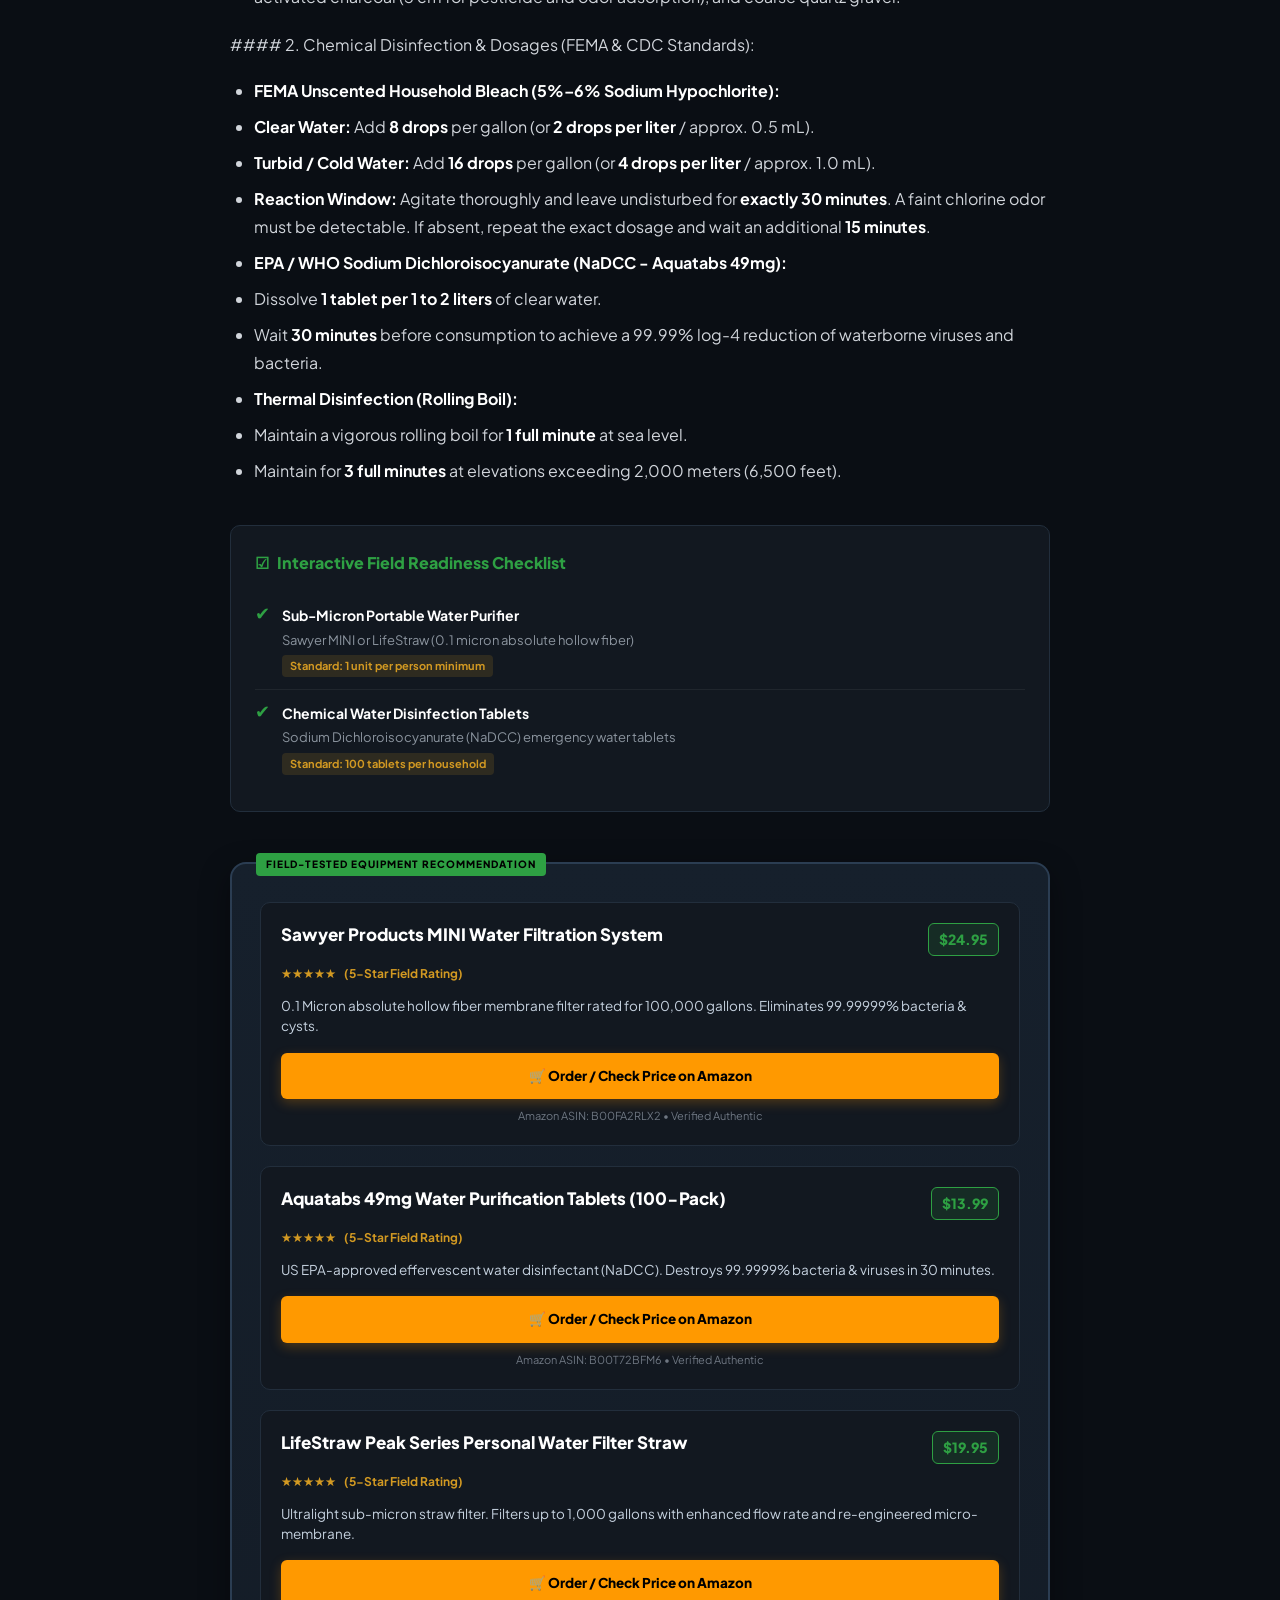
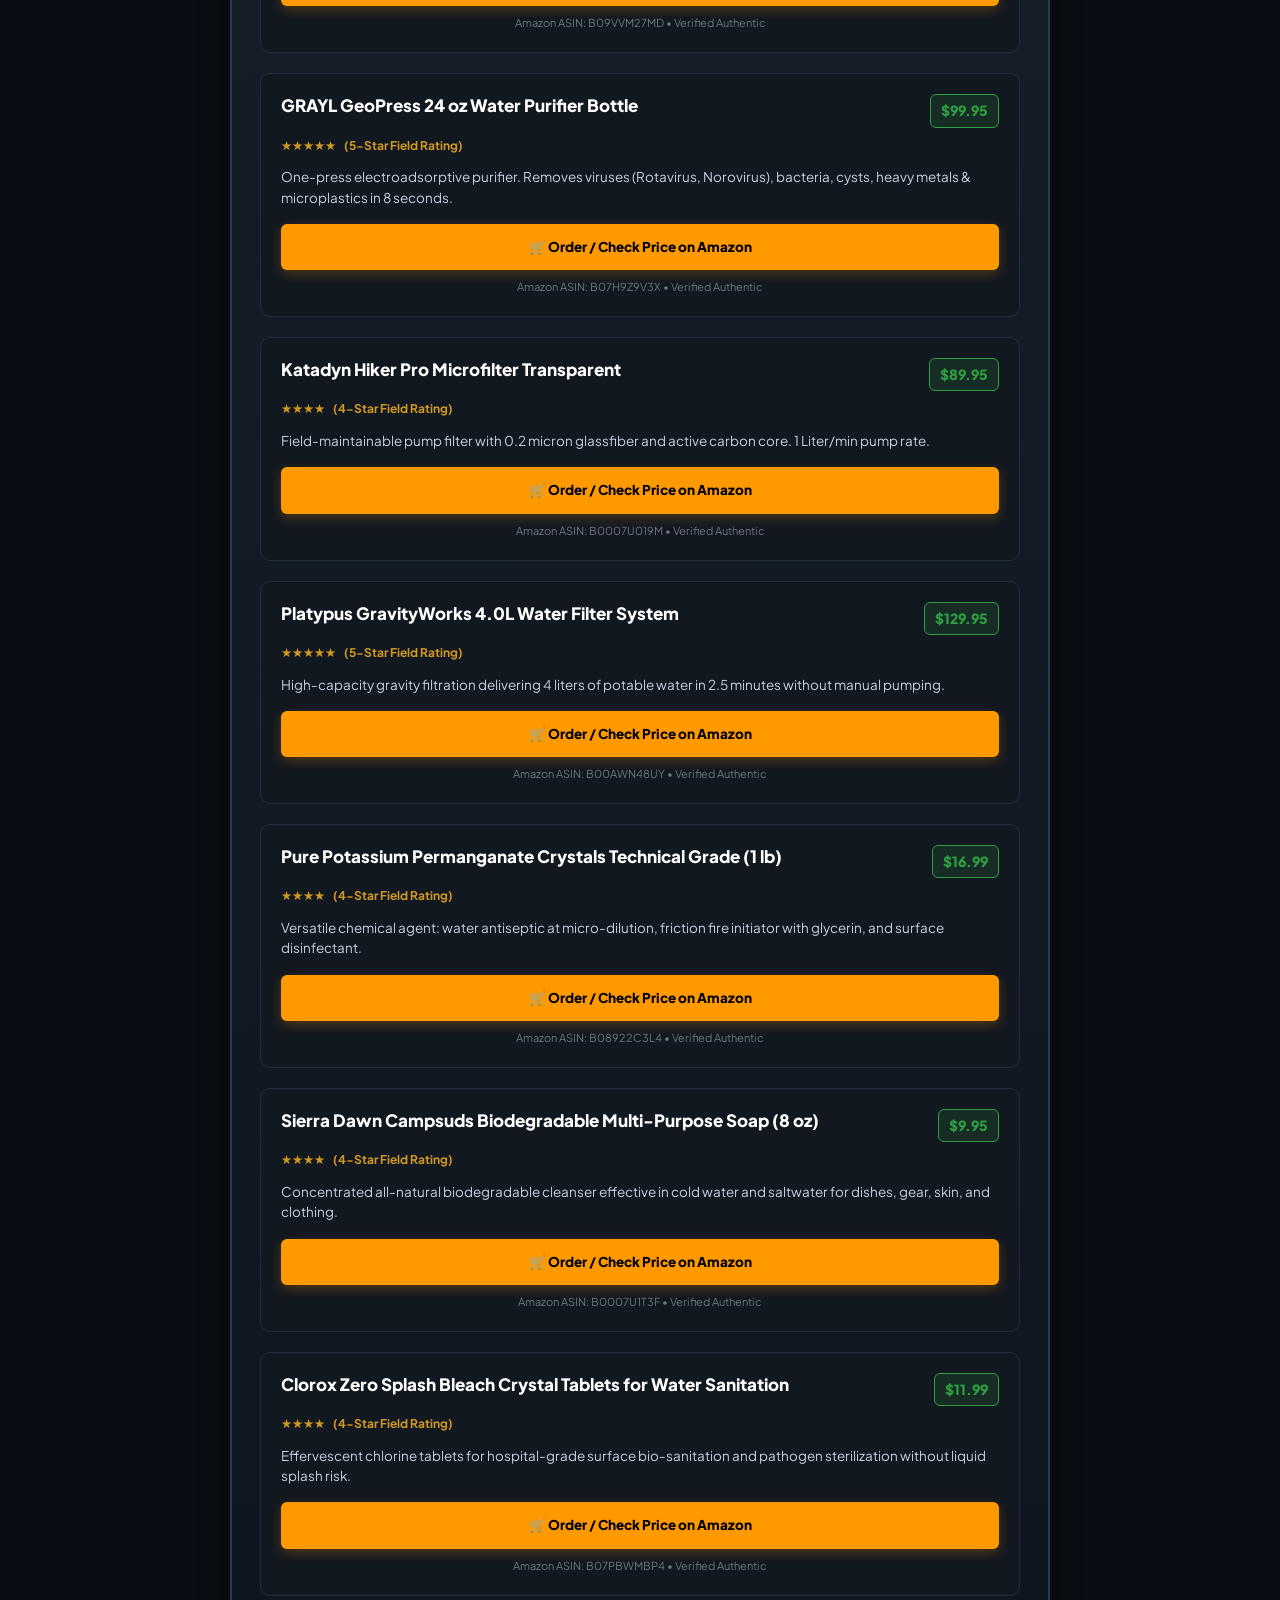
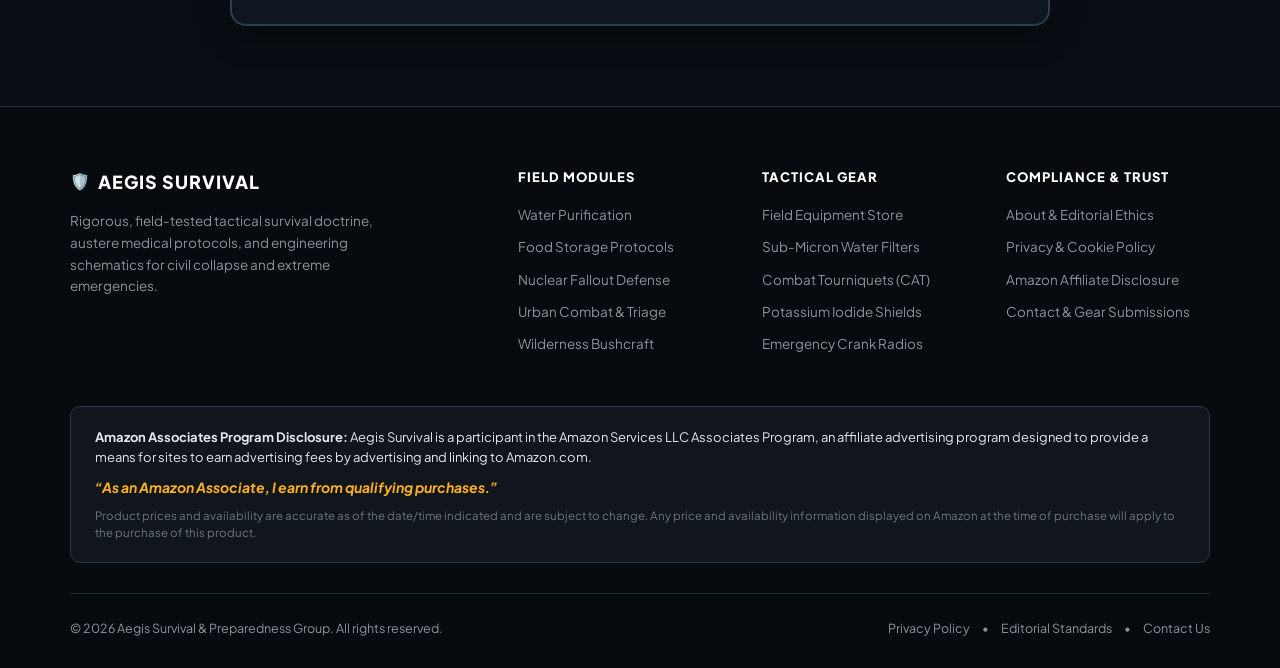
<file: docs/articles/water-purification.html>
<!DOCTYPE html>
<html lang="en">
<head>
  <meta charset="UTF-8">
  <meta name="viewport" content="width=device-width, initial-scale=1.0">
  <title>Emergency Water Procurement & Multi-Stage Filtration | Aegis Survival Field Manual</title>
  <meta name="description" content="Field filtration, chemical treatment, boiling protocols, and daily per-capita requirements.">
  <link rel="stylesheet" href="../css/style.css">
  <link rel="preconnect" href="https://fonts.googleapis.com">
  <link rel="preconnect" href="https://fonts.gstatic.com" crossorigin>
  <link href="https://fonts.googleapis.com/css2?family=JetBrains+Mono:wght@400;600&family=Plus+Jakarta+Sans:wght@400;600;700;800&display=swap" rel="stylesheet">
</head>
<body>

  
  <header class="site-header">
    <div class="header-inner">
      <a href="../index.html" class="site-logo">
        <span class="logo-shield">🛡️</span>
        <div class="logo-text">
          <span class="title">AEGIS SURVIVAL</span>
          <span class="subtitle">TACTICAL FIELD DOCTRINE</span>
        </div>
      </a>

      <nav class="nav-links">
        <a href="../index.html">Field Guides</a>
        <a href="../gear.html" class="nav-gear">Tactical Gear Store</a>
        <a href="../about.html">About Us</a>
        <a href="../contact.html">Contact</a>
      </nav>

      <div class="header-action">
        <a href="../gear.html" class="btn-gear-nav">
          <span>🛒 Tested Gear Hub</span>
        </a>
      </div>
    </div>
  </header>


  <main class="article-layout">
    <div class="breadcrumbs">
      <a href="../index.html">Home</a> &rsaquo; <span>Pre-Disaster & Readiness</span> &rsaquo; <span>Emergency Water Procurement & Multi-Stage Filtration</span>
    </div>

    <header class="article-header">
      <div class="priority-pill">
        <span class="badge-priority priority-critical">PRIORITY: CRITICAL</span>
      </div>
      <h1 class="article-page-title">Emergency Water Procurement & Multi-Stage Filtration</h1>
      <div class="article-byline">
        <span>Published by <strong>Aegis Tactical Directorate</strong></span>
        <span>•</span>
        <span>Module: <strong>Pre-Disaster & Readiness</strong></span>
        <span>•</span>
        <span>Offline Verified ⚡</span>
      </div>
    </header>

    <div class="article-lead">
      Field filtration, chemical treatment, boiling protocols, and daily per-capita requirements.
    </div>

    
        <div class="diagram-wrapper">
          <div class="diagram-header">
            <span class="diagram-label">Tactical Technical Schematic (Vector SVG)</span>
            <span class="diagram-asset-name">water_filtration.svg</span>
          </div>
          <div class="diagram-box">
            <img src="../diagrams/water_filtration.svg" alt="Emergency Water Procurement & Multi-Stage Filtration Schematic" loading="lazy">
          </div>
        </div>
        

    <div class="article-body">
      <h3>Emergency Hydration Standards (WHO & FEMA Protocols)</h3>
<p>The human body can survive no longer than 3 days without potable water. The non-negotiable operational baseline is <strong>3.5 to 4.0 liters per person per day</strong> (2.0 liters for metabolic hydration, 1.5 to 2.0 liters for medical rehydration and sanitation).</p>
<p>#### 1. Multi-Stage Water Purification Sequence:</p>
<ol>
<li><strong>Sediment Pre-Filtration:</strong> Clarify turbid water by passing it through tightly folded cloth or cotton bandannas to remove suspended debris, silt, and macro-parasites.</li>
<li><strong>0.1 Micron Hollow-Fiber Microfiltration (Sawyer MINI Protocol):</strong></li>
<li>Forces water through U-shaped micro-tubes with absolute 0.1-micron pores.</li>
<li>Eliminates 99.99999% of pathogenic bacteria (<em>E. coli</em>, <em>Salmonella</em>, <em>Vibrio cholerae</em>) and 99.9999% of protozoan cysts (<em>Giardia lamblia</em>, <em>Cryptosporidium</em>).</li>
<li>Note: Microfilters do not eliminate dissolved heavy metals, chemical agro-toxins, or viral particles (requires secondary disinfection).</li>
<li><strong>Bio-Sand & Hardwood Activated Charcoal Filtration:</strong> Layer fine silica sand (10 cm), crushed hardwood activated charcoal (5 cm for pesticide and odor adsorption), and coarse quartz gravel.</li>
</ol>
<p>#### 2. Chemical Disinfection & Dosages (FEMA & CDC Standards):</p>
<ul>
<li><strong>FEMA Unscented Household Bleach (5%–6% Sodium Hypochlorite):</strong></li>
<li><strong>Clear Water:</strong> Add <strong>8 drops</strong> per gallon (or <strong>2 drops per liter</strong> / approx. 0.5 mL).</li>
<li><strong>Turbid / Cold Water:</strong> Add <strong>16 drops</strong> per gallon (or <strong>4 drops per liter</strong> / approx. 1.0 mL).</li>
<li><strong>Reaction Window:</strong> Agitate thoroughly and leave undisturbed for <strong>exactly 30 minutes</strong>. A faint chlorine odor must be detectable. If absent, repeat the exact dosage and wait an additional <strong>15 minutes</strong>.</li>
<li><strong>EPA / WHO Sodium Dichloroisocyanurate (NaDCC - Aquatabs 49mg):</strong></li>
<li>Dissolve <strong>1 tablet per 1 to 2 liters</strong> of clear water.</li>
<li>Wait <strong>30 minutes</strong> before consumption to achieve a 99.99% log-4 reduction of waterborne viruses and bacteria.</li>
<li><strong>Thermal Disinfection (Rolling Boil):</strong></li>
<li>Maintain a vigorous rolling boil for <strong>1 full minute</strong> at sea level.</li>
<li>Maintain for <strong>3 full minutes</strong> at elevations exceeding 2,000 meters (6,500 feet).</li>
</ul>
    </div>

    
        <div class="checklist-section">
          <div class="checklist-header">
            <span>☑</span> <span>Interactive Field Readiness Checklist</span>
          </div>
        
            <div class="checklist-item">
              <span class="chk-box">✔</span>
              <div>
                <div class="chk-title">Sub-Micron Portable Water Purifier</div>
                <div class="chk-spec">Sawyer MINI or LifeStraw (0.1 micron absolute hollow fiber)</div>
                <div class="chk-formula">Standard: 1 unit per person minimum</div>
              </div>
            </div>
            
            <div class="checklist-item">
              <span class="chk-box">✔</span>
              <div>
                <div class="chk-title">Chemical Water Disinfection Tablets</div>
                <div class="chk-spec">Sodium Dichloroisocyanurate (NaDCC) emergency water tablets</div>
                <div class="chk-formula">Standard: 100 tablets per household</div>
              </div>
            </div>
            </div>

    
    <div class="curated-gear-box">
      <div class="gear-grid">
    
        <div class="gear-product-card">
          <div class="gear-card-top">
            <h3 class="gear-title">Sawyer Products MINI Water Filtration System</h3>
            <span class="gear-price-pill">$24.95</span>
          </div>
          <div class="gear-rating-row">
            <span>★★★★★</span>
            <span>(5-Star Field Rating)</span>
          </div>
          <p class="gear-specs">0.1 Micron absolute hollow fiber membrane filter rated for 100,000 gallons. Eliminates 99.99999% bacteria & cysts.</p>
          <a href="https://www.amazon.com/dp/B00FA2RLX2?tag=aegissurvival-20" target="_blank" rel="nofollow noopener sponsored" class="btn-amazon-cta">
            <span>🛒 Order / Check Price on Amazon</span>
          </a>
          <div class="gear-asin-tag">Amazon ASIN: B00FA2RLX2 • Verified Authentic</div>
        </div>
        
        <div class="gear-product-card">
          <div class="gear-card-top">
            <h3 class="gear-title">Aquatabs 49mg Water Purification Tablets (100-Pack)</h3>
            <span class="gear-price-pill">$13.99</span>
          </div>
          <div class="gear-rating-row">
            <span>★★★★★</span>
            <span>(5-Star Field Rating)</span>
          </div>
          <p class="gear-specs">US EPA-approved effervescent water disinfectant (NaDCC). Destroys 99.9999% bacteria & viruses in 30 minutes.</p>
          <a href="https://www.amazon.com/dp/B00T72BFM6?tag=aegissurvival-20" target="_blank" rel="nofollow noopener sponsored" class="btn-amazon-cta">
            <span>🛒 Order / Check Price on Amazon</span>
          </a>
          <div class="gear-asin-tag">Amazon ASIN: B00T72BFM6 • Verified Authentic</div>
        </div>
        
        <div class="gear-product-card">
          <div class="gear-card-top">
            <h3 class="gear-title">LifeStraw Peak Series Personal Water Filter Straw</h3>
            <span class="gear-price-pill">$19.95</span>
          </div>
          <div class="gear-rating-row">
            <span>★★★★★</span>
            <span>(5-Star Field Rating)</span>
          </div>
          <p class="gear-specs">Ultralight sub-micron straw filter. Filters up to 1,000 gallons with enhanced flow rate and re-engineered micro-membrane.</p>
          <a href="https://www.amazon.com/dp/B09VVM27MD?tag=aegissurvival-20" target="_blank" rel="nofollow noopener sponsored" class="btn-amazon-cta">
            <span>🛒 Order / Check Price on Amazon</span>
          </a>
          <div class="gear-asin-tag">Amazon ASIN: B09VVM27MD • Verified Authentic</div>
        </div>
        
        <div class="gear-product-card">
          <div class="gear-card-top">
            <h3 class="gear-title">GRAYL GeoPress 24 oz Water Purifier Bottle</h3>
            <span class="gear-price-pill">$99.95</span>
          </div>
          <div class="gear-rating-row">
            <span>★★★★★</span>
            <span>(5-Star Field Rating)</span>
          </div>
          <p class="gear-specs">One-press electroadsorptive purifier. Removes viruses (Rotavirus, Norovirus), bacteria, cysts, heavy metals & microplastics in 8 seconds.</p>
          <a href="https://www.amazon.com/dp/B07H9Z9V3X?tag=aegissurvival-20" target="_blank" rel="nofollow noopener sponsored" class="btn-amazon-cta">
            <span>🛒 Order / Check Price on Amazon</span>
          </a>
          <div class="gear-asin-tag">Amazon ASIN: B07H9Z9V3X • Verified Authentic</div>
        </div>
        
        <div class="gear-product-card">
          <div class="gear-card-top">
            <h3 class="gear-title">Katadyn Hiker Pro Microfilter Transparent</h3>
            <span class="gear-price-pill">$89.95</span>
          </div>
          <div class="gear-rating-row">
            <span>★★★★</span>
            <span>(4-Star Field Rating)</span>
          </div>
          <p class="gear-specs">Field-maintainable pump filter with 0.2 micron glassfiber and active carbon core. 1 Liter/min pump rate.</p>
          <a href="https://www.amazon.com/dp/B0007U019M?tag=aegissurvival-20" target="_blank" rel="nofollow noopener sponsored" class="btn-amazon-cta">
            <span>🛒 Order / Check Price on Amazon</span>
          </a>
          <div class="gear-asin-tag">Amazon ASIN: B0007U019M • Verified Authentic</div>
        </div>
        
        <div class="gear-product-card">
          <div class="gear-card-top">
            <h3 class="gear-title">Platypus GravityWorks 4.0L Water Filter System</h3>
            <span class="gear-price-pill">$129.95</span>
          </div>
          <div class="gear-rating-row">
            <span>★★★★★</span>
            <span>(5-Star Field Rating)</span>
          </div>
          <p class="gear-specs">High-capacity gravity filtration delivering 4 liters of potable water in 2.5 minutes without manual pumping.</p>
          <a href="https://www.amazon.com/dp/B00AWN48UY?tag=aegissurvival-20" target="_blank" rel="nofollow noopener sponsored" class="btn-amazon-cta">
            <span>🛒 Order / Check Price on Amazon</span>
          </a>
          <div class="gear-asin-tag">Amazon ASIN: B00AWN48UY • Verified Authentic</div>
        </div>
        
        <div class="gear-product-card">
          <div class="gear-card-top">
            <h3 class="gear-title">Pure Potassium Permanganate Crystals Technical Grade (1 lb)</h3>
            <span class="gear-price-pill">$16.99</span>
          </div>
          <div class="gear-rating-row">
            <span>★★★★</span>
            <span>(4-Star Field Rating)</span>
          </div>
          <p class="gear-specs">Versatile chemical agent: water antiseptic at micro-dilution, friction fire initiator with glycerin, and surface disinfectant.</p>
          <a href="https://www.amazon.com/dp/B08922C3L4?tag=aegissurvival-20" target="_blank" rel="nofollow noopener sponsored" class="btn-amazon-cta">
            <span>🛒 Order / Check Price on Amazon</span>
          </a>
          <div class="gear-asin-tag">Amazon ASIN: B08922C3L4 • Verified Authentic</div>
        </div>
        
        <div class="gear-product-card">
          <div class="gear-card-top">
            <h3 class="gear-title">Sierra Dawn Campsuds Biodegradable Multi-Purpose Soap (8 oz)</h3>
            <span class="gear-price-pill">$9.95</span>
          </div>
          <div class="gear-rating-row">
            <span>★★★★</span>
            <span>(4-Star Field Rating)</span>
          </div>
          <p class="gear-specs">Concentrated all-natural biodegradable cleanser effective in cold water and saltwater for dishes, gear, skin, and clothing.</p>
          <a href="https://www.amazon.com/dp/B0007U1T3F?tag=aegissurvival-20" target="_blank" rel="nofollow noopener sponsored" class="btn-amazon-cta">
            <span>🛒 Order / Check Price on Amazon</span>
          </a>
          <div class="gear-asin-tag">Amazon ASIN: B0007U1T3F • Verified Authentic</div>
        </div>
        
        <div class="gear-product-card">
          <div class="gear-card-top">
            <h3 class="gear-title">Clorox Zero Splash Bleach Crystal Tablets for Water Sanitation</h3>
            <span class="gear-price-pill">$11.99</span>
          </div>
          <div class="gear-rating-row">
            <span>★★★★</span>
            <span>(4-Star Field Rating)</span>
          </div>
          <p class="gear-specs">Effervescent chlorine tablets for hospital-grade surface bio-sanitation and pathogen sterilization without liquid splash risk.</p>
          <a href="https://www.amazon.com/dp/B07PBWMBP4?tag=aegissurvival-20" target="_blank" rel="nofollow noopener sponsored" class="btn-amazon-cta">
            <span>🛒 Order / Check Price on Amazon</span>
          </a>
          <div class="gear-asin-tag">Amazon ASIN: B07PBWMBP4 • Verified Authentic</div>
        </div>
        
      </div>
    </div>
    
  </main>

  
  <footer class="site-footer">
    <div class="footer-container">
      <div class="footer-grid">
        <div class="footer-col brand-col">
          <div class="footer-logo">
            <span class="shield-icon">🛡️</span>
            <span class="brand-name">AEGIS SURVIVAL</span>
          </div>
          <p class="footer-desc">
            Rigorous, field-tested tactical survival doctrine, austere medical protocols, and engineering schematics for civil collapse and extreme emergencies.
          </p>
        </div>
        
        <div class="footer-col">
          <h4>Field Modules</h4>
          <ul>
            <li><a href="../articles/water-purification.html">Water Purification</a></li>
            <li><a href="../articles/food-storage.html">Food Storage Protocols</a></li>
            <li><a href="../articles/nuclear-fallout-shelter.html">Nuclear Fallout Defense</a></li>
            <li><a href="../articles/urban-combat-collapse.html">Urban Combat &amp; Triage</a></li>
            <li><a href="../articles/wilderness-survival.html">Wilderness Bushcraft</a></li>
          </ul>
        </div>
        
        <div class="footer-col">
          <h4>Tactical Gear</h4>
          <ul>
            <li><a href="../gear.html">Field Equipment Store</a></li>
            <li><a href="../gear.html#filtration">Sub-Micron Water Filters</a></li>
            <li><a href="../gear.html#medical">Combat Tourniquets (CAT)</a></li>
            <li><a href="../gear.html#radiological">Potassium Iodide Shields</a></li>
            <li><a href="../gear.html#comms">Emergency Crank Radios</a></li>
          </ul>
        </div>
        
        <div class="footer-col">
          <h4>Compliance &amp; Trust</h4>
          <ul>
            <li><a href="../about.html">About &amp; Editorial Ethics</a></li>
            <li><a href="../privacy-policy.html">Privacy &amp; Cookie Policy</a></li>
            <li><a href="../privacy-policy.html#amazon-disclosure">Amazon Affiliate Disclosure</a></li>
            <li><a href="../contact.html">Contact &amp; Gear Submissions</a></li>
          </ul>
        </div>
      </div>

      <!-- MANDATORY AMAZON AFFILIATE STATEMENT -->
      <div class="amazon-compliance-box">
        <p class="amazon-legal-statement">
          <strong>Amazon Associates Program Disclosure:</strong> Aegis Survival is a participant in the Amazon Services LLC Associates Program, an affiliate advertising program designed to provide a means for sites to earn advertising fees by advertising and linking to Amazon.com.
        </p>
        <p class="amazon-mandate-quote">
          <em>“As an Amazon Associate, I earn from qualifying purchases.”</em>
        </p>
        <p class="amazon-pricing-note">
          Product prices and availability are accurate as of the date/time indicated and are subject to change. Any price and availability information displayed on Amazon at the time of purchase will apply to the purchase of this product.
        </p>
      </div>

      <div class="footer-bottom">
        <p>&copy; 2026 Aegis Survival &amp; Preparedness Group. All rights reserved.</p>
        <div class="footer-bottom-links">
          <a href="../privacy-policy.html">Privacy Policy</a>
          <span>•</span>
          <a href="../about.html">Editorial Standards</a>
          <span>•</span>
          <a href="../contact.html">Contact Us</a>
        </div>
      </div>
    </div>
  </footer>


</body>
</html>
</file>
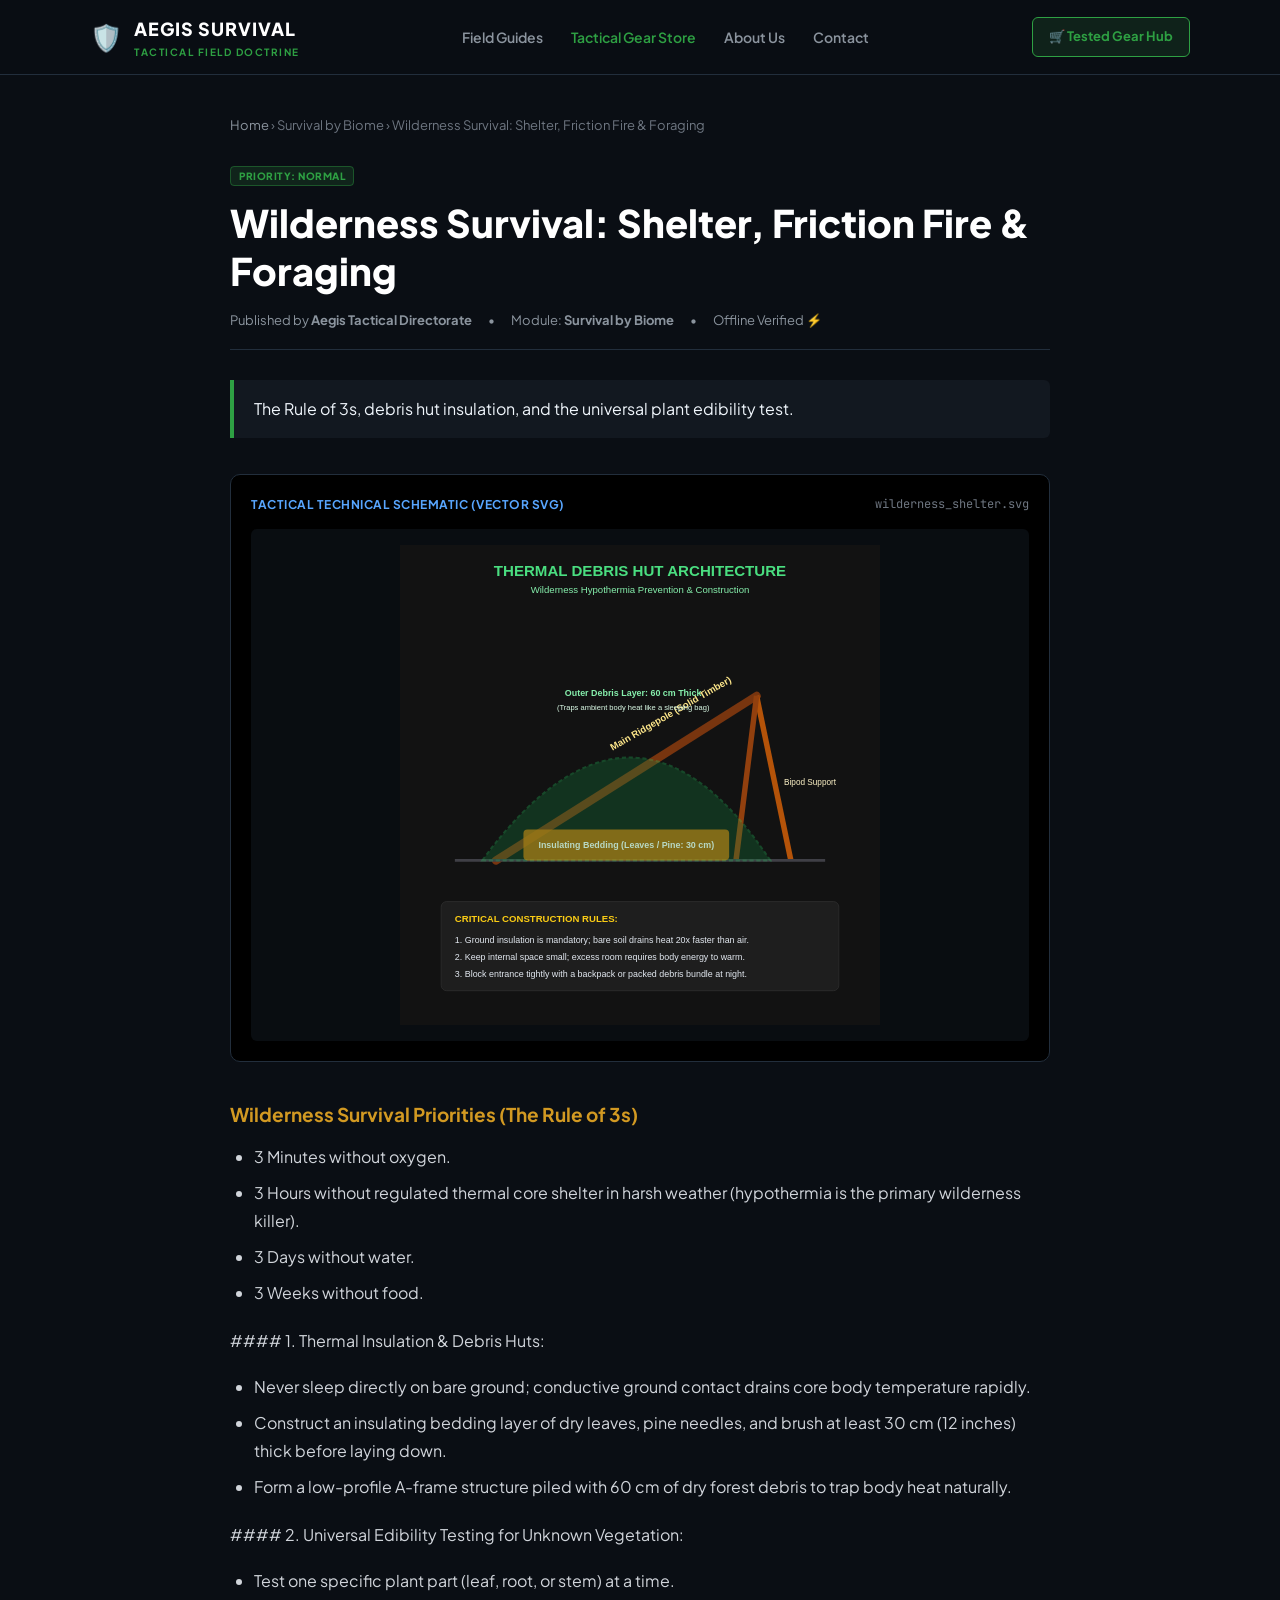
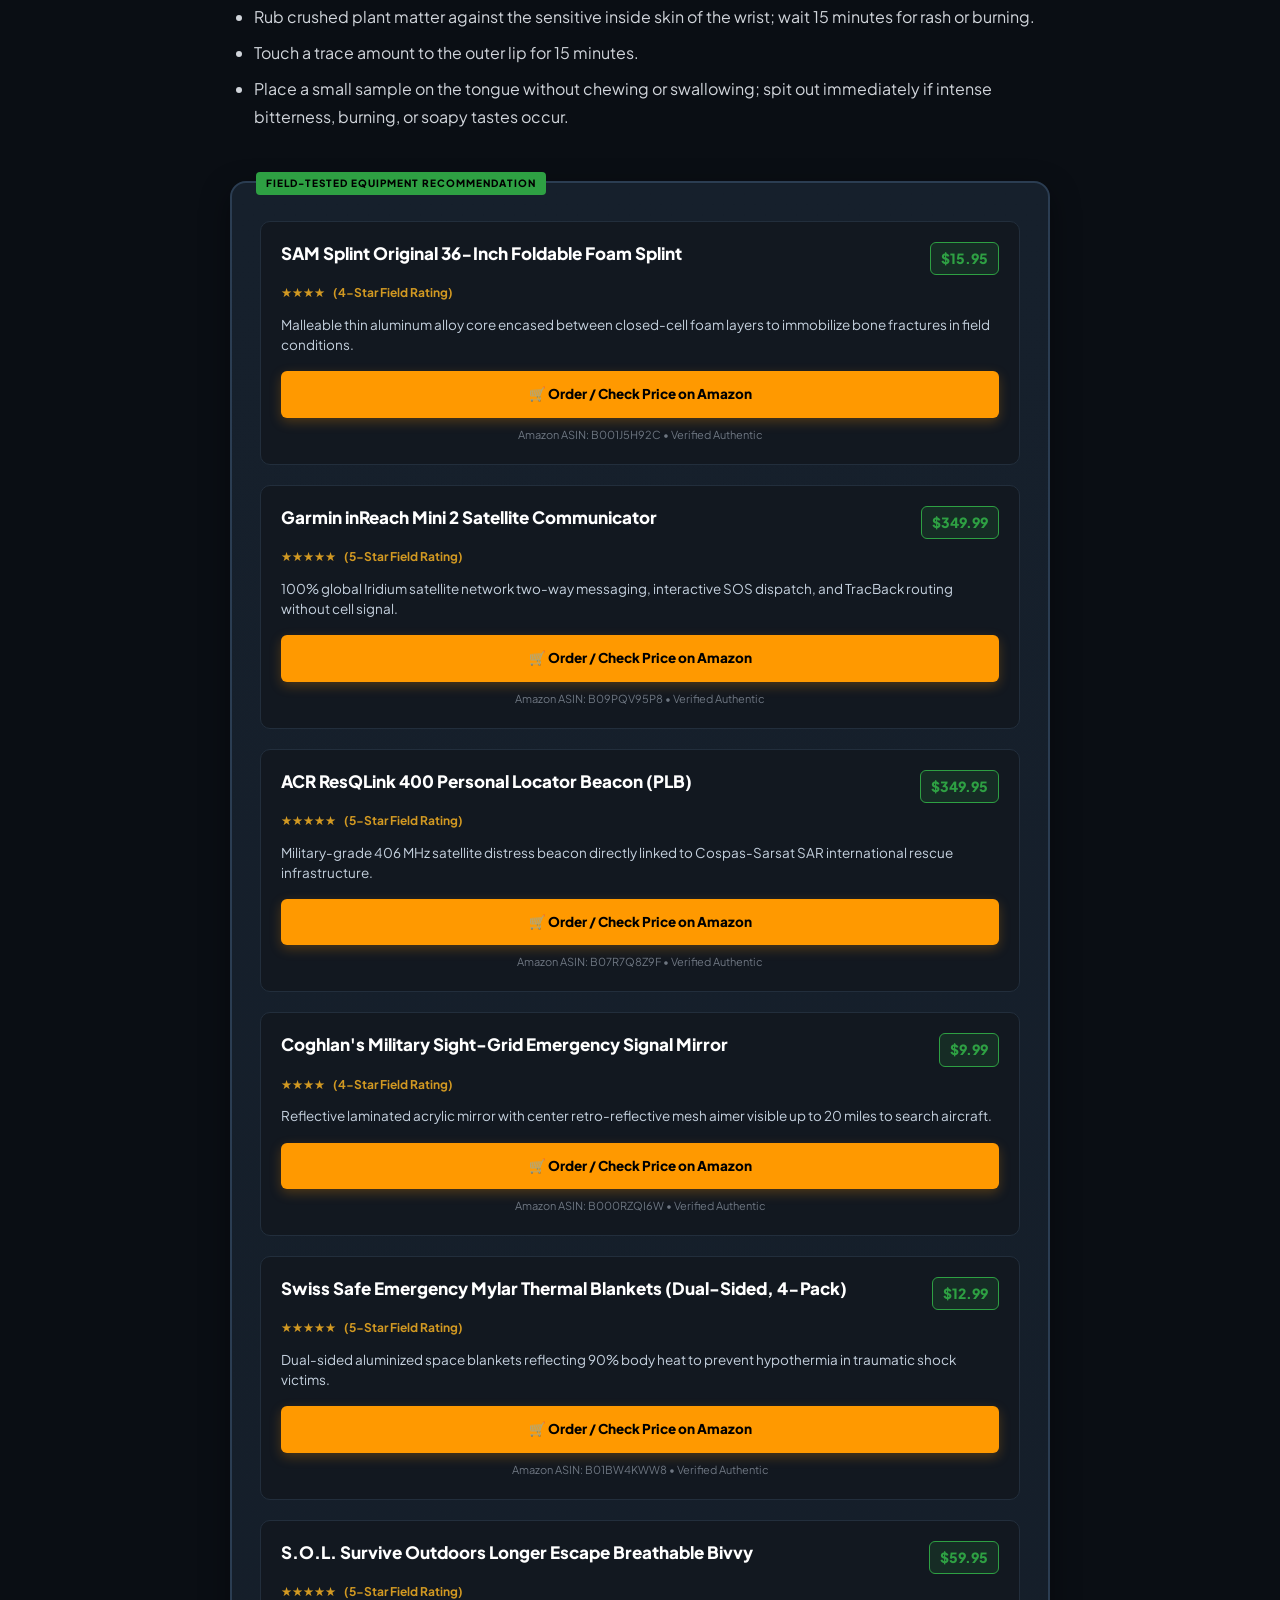
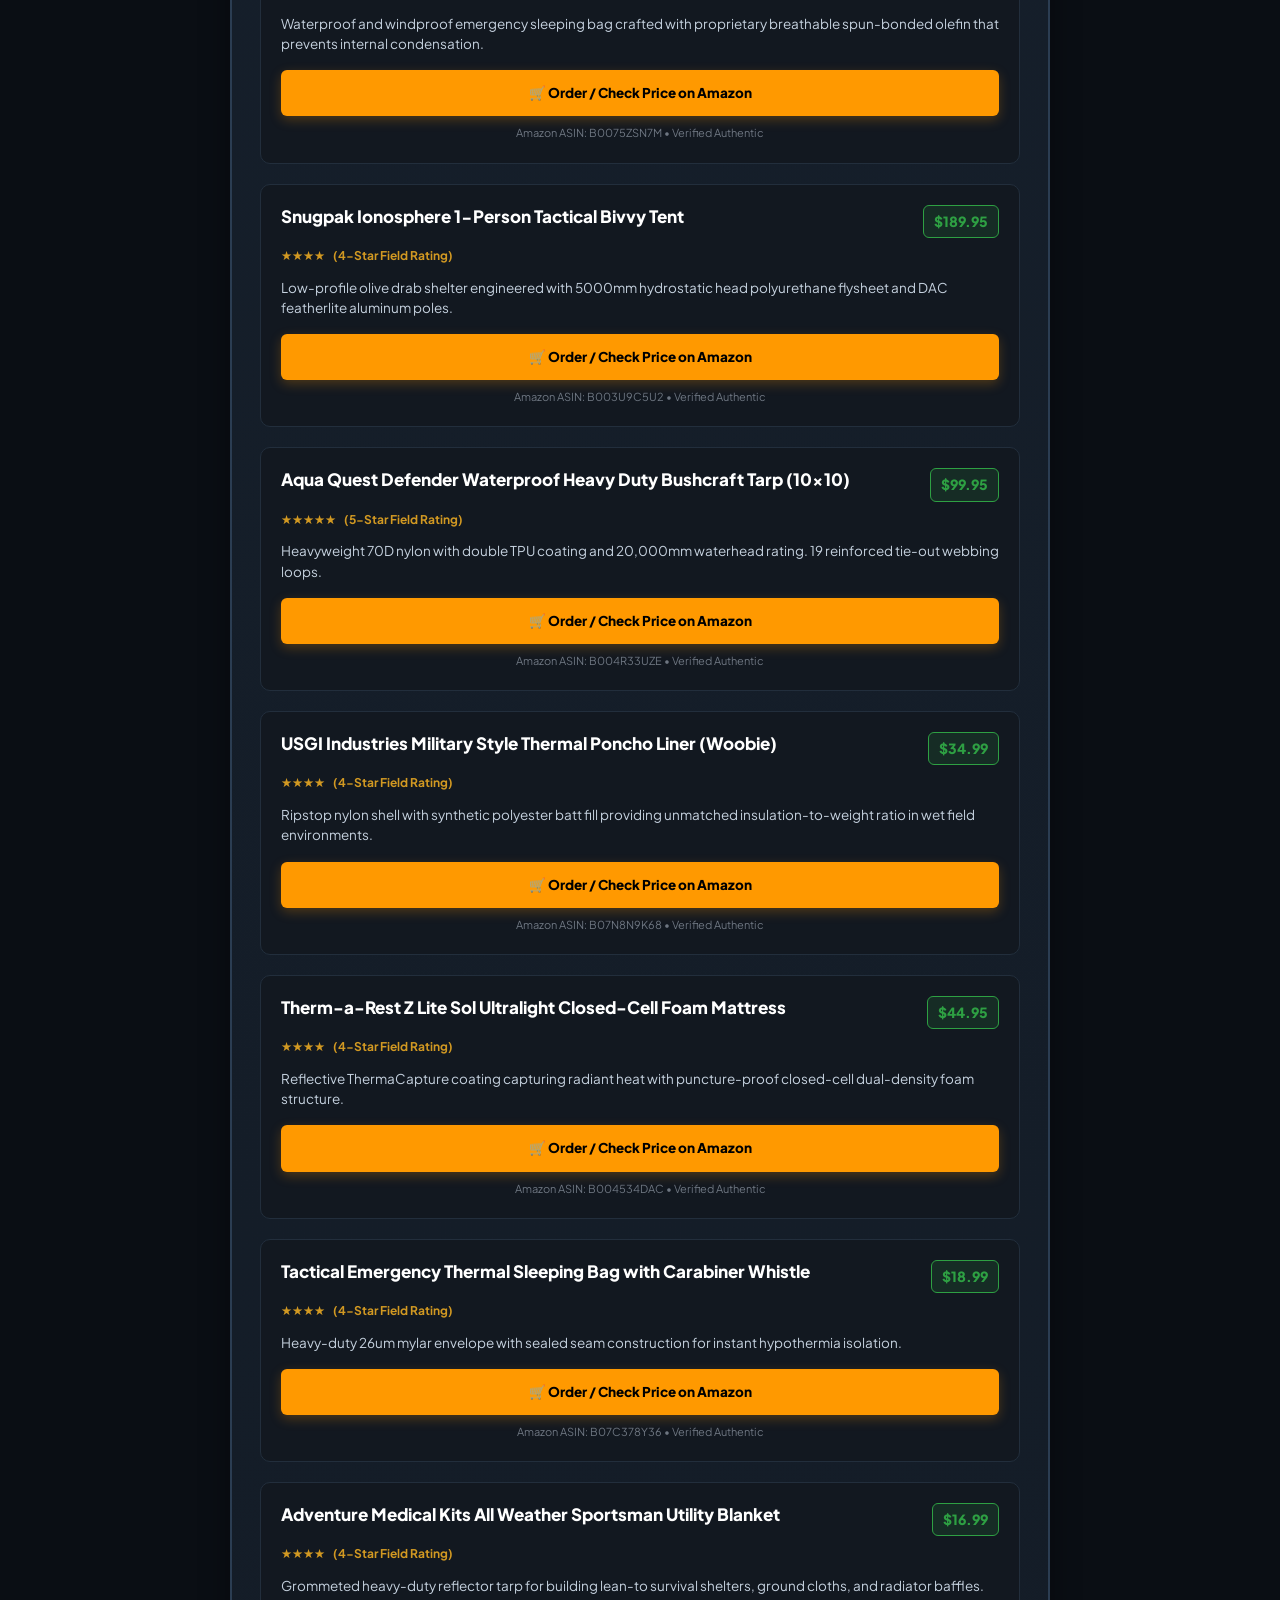
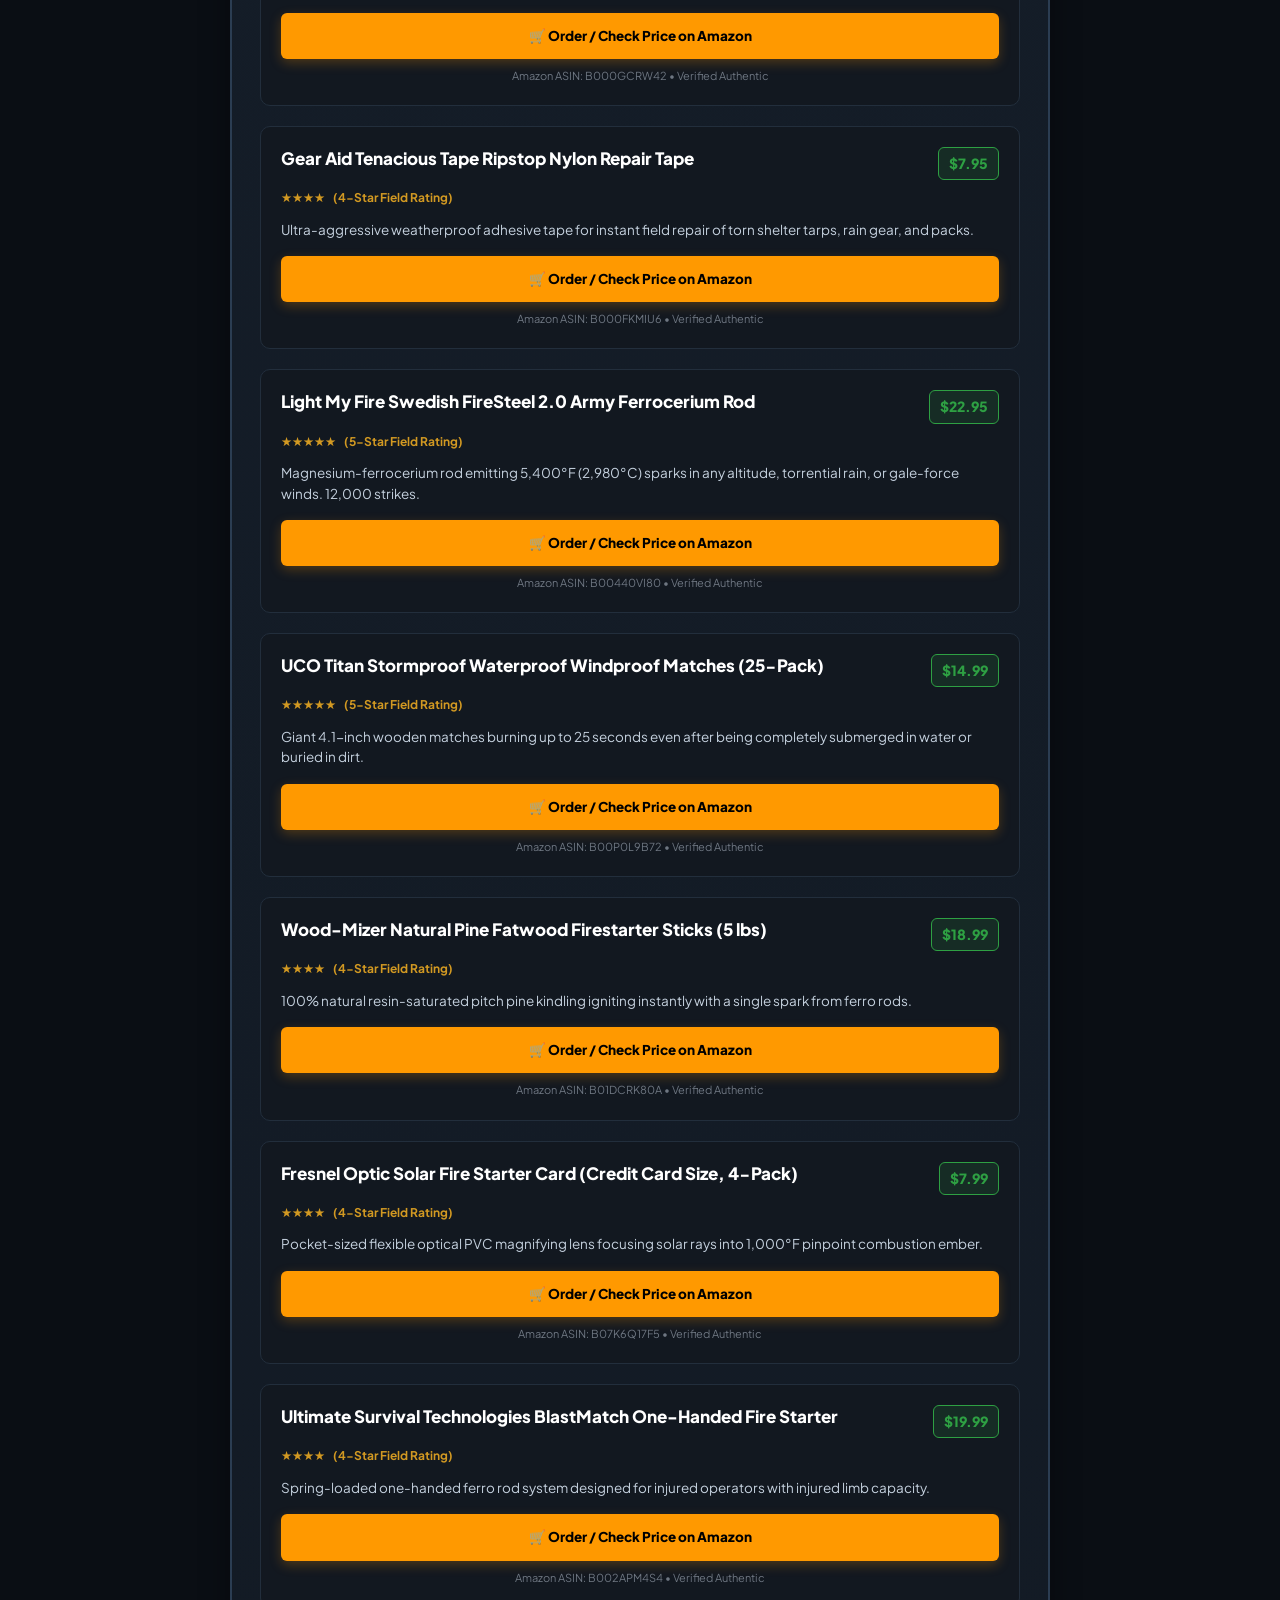
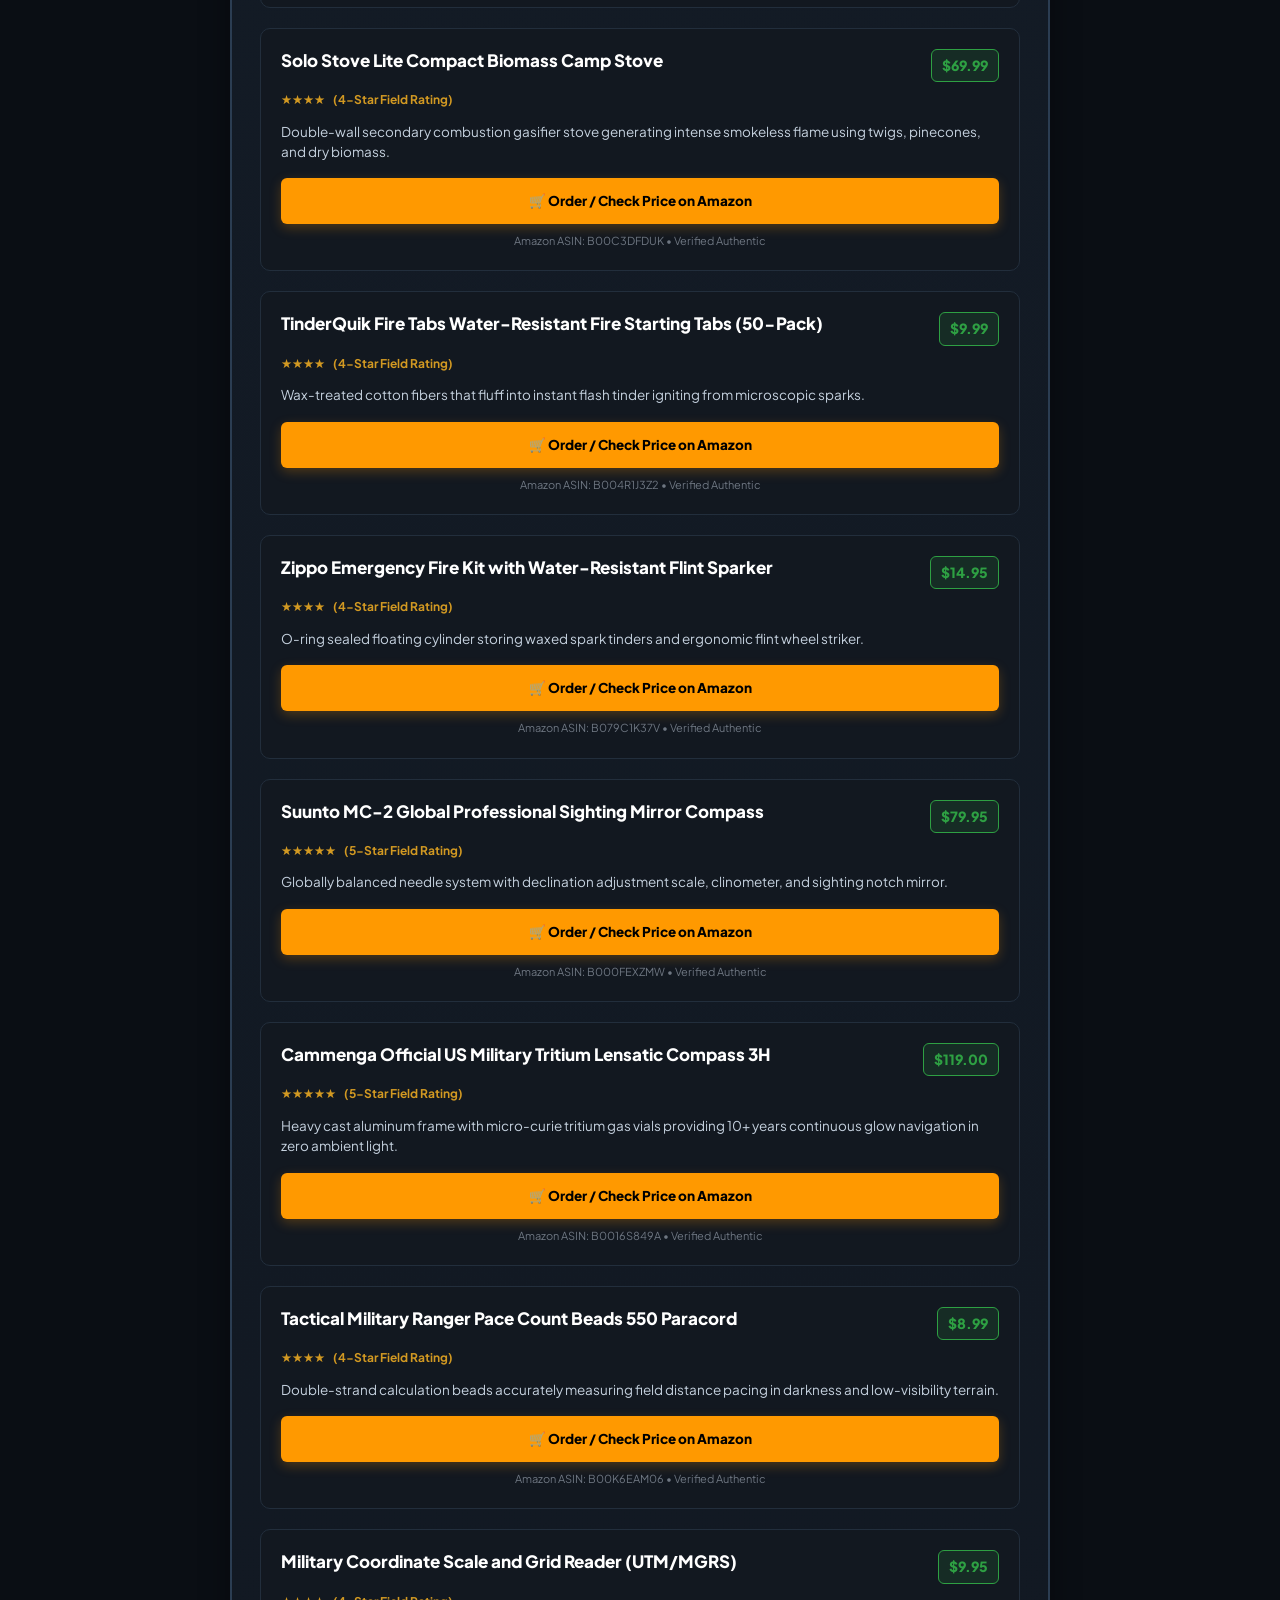
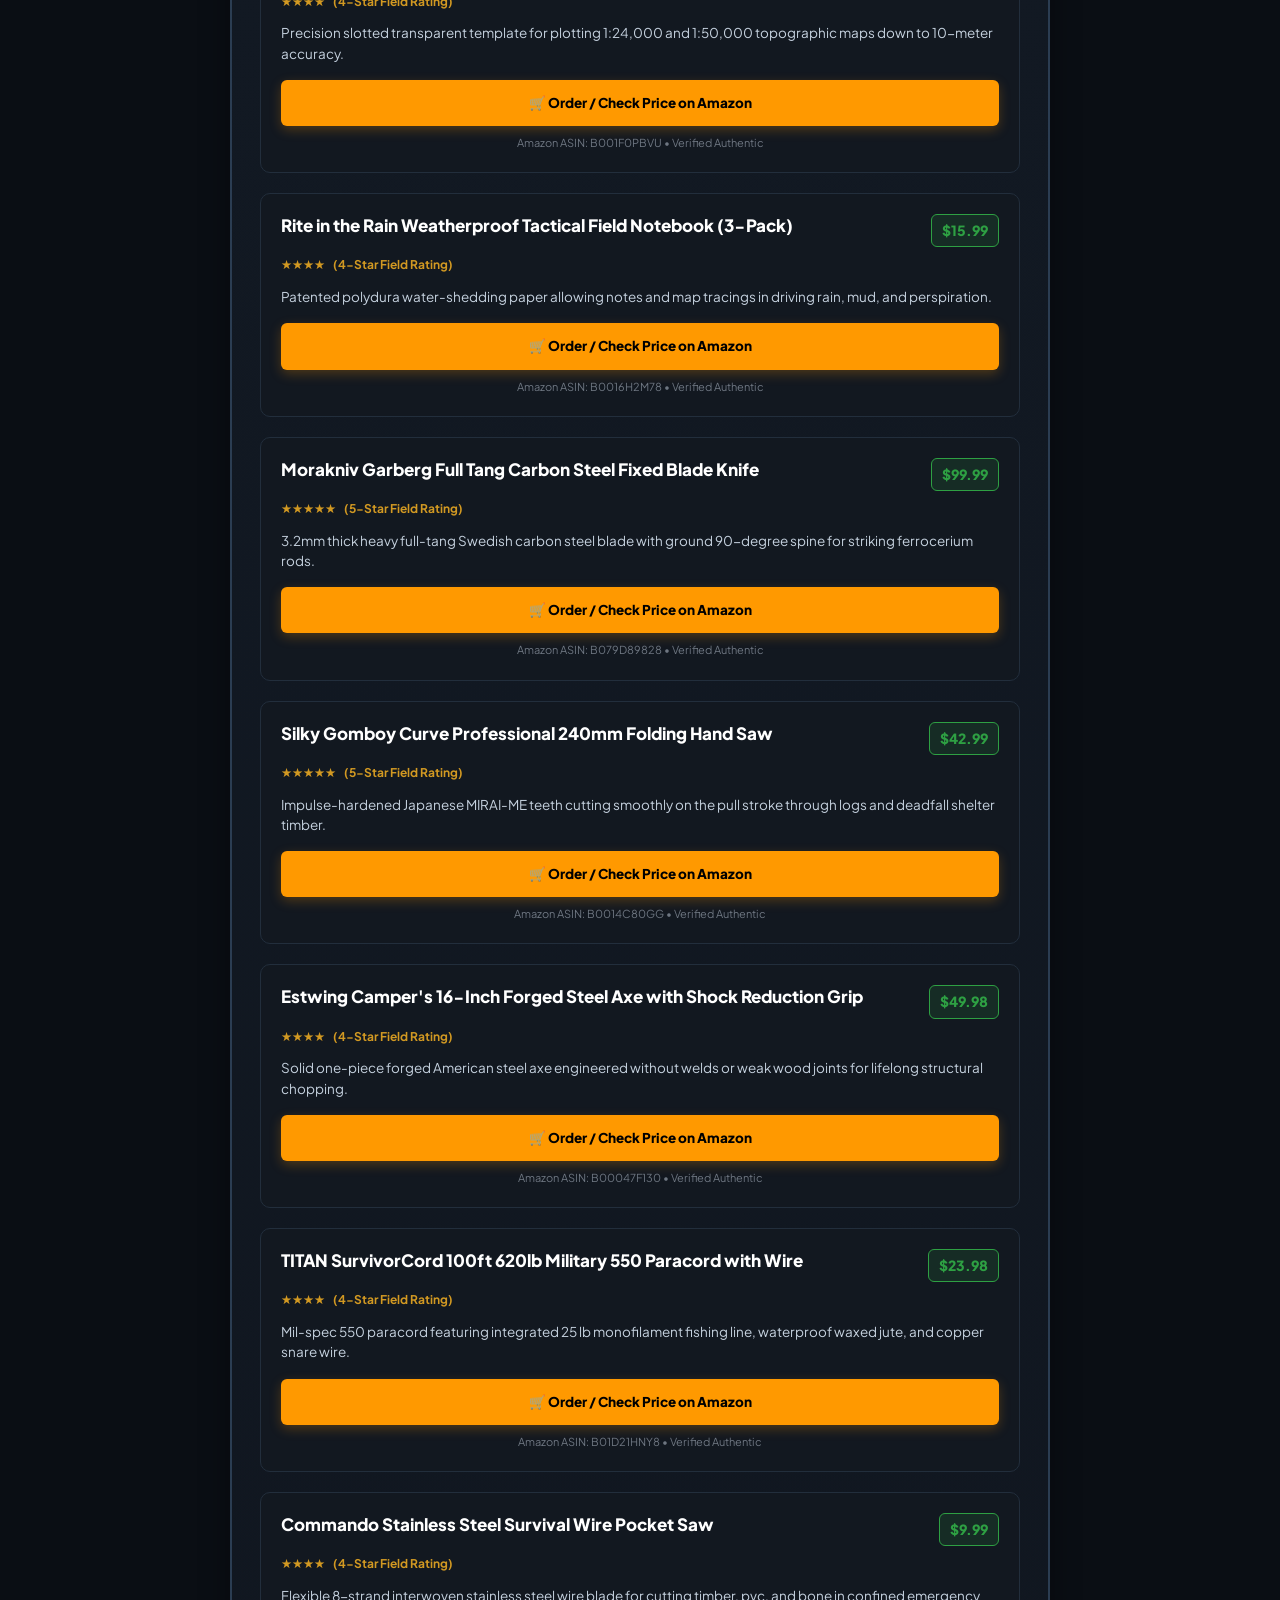
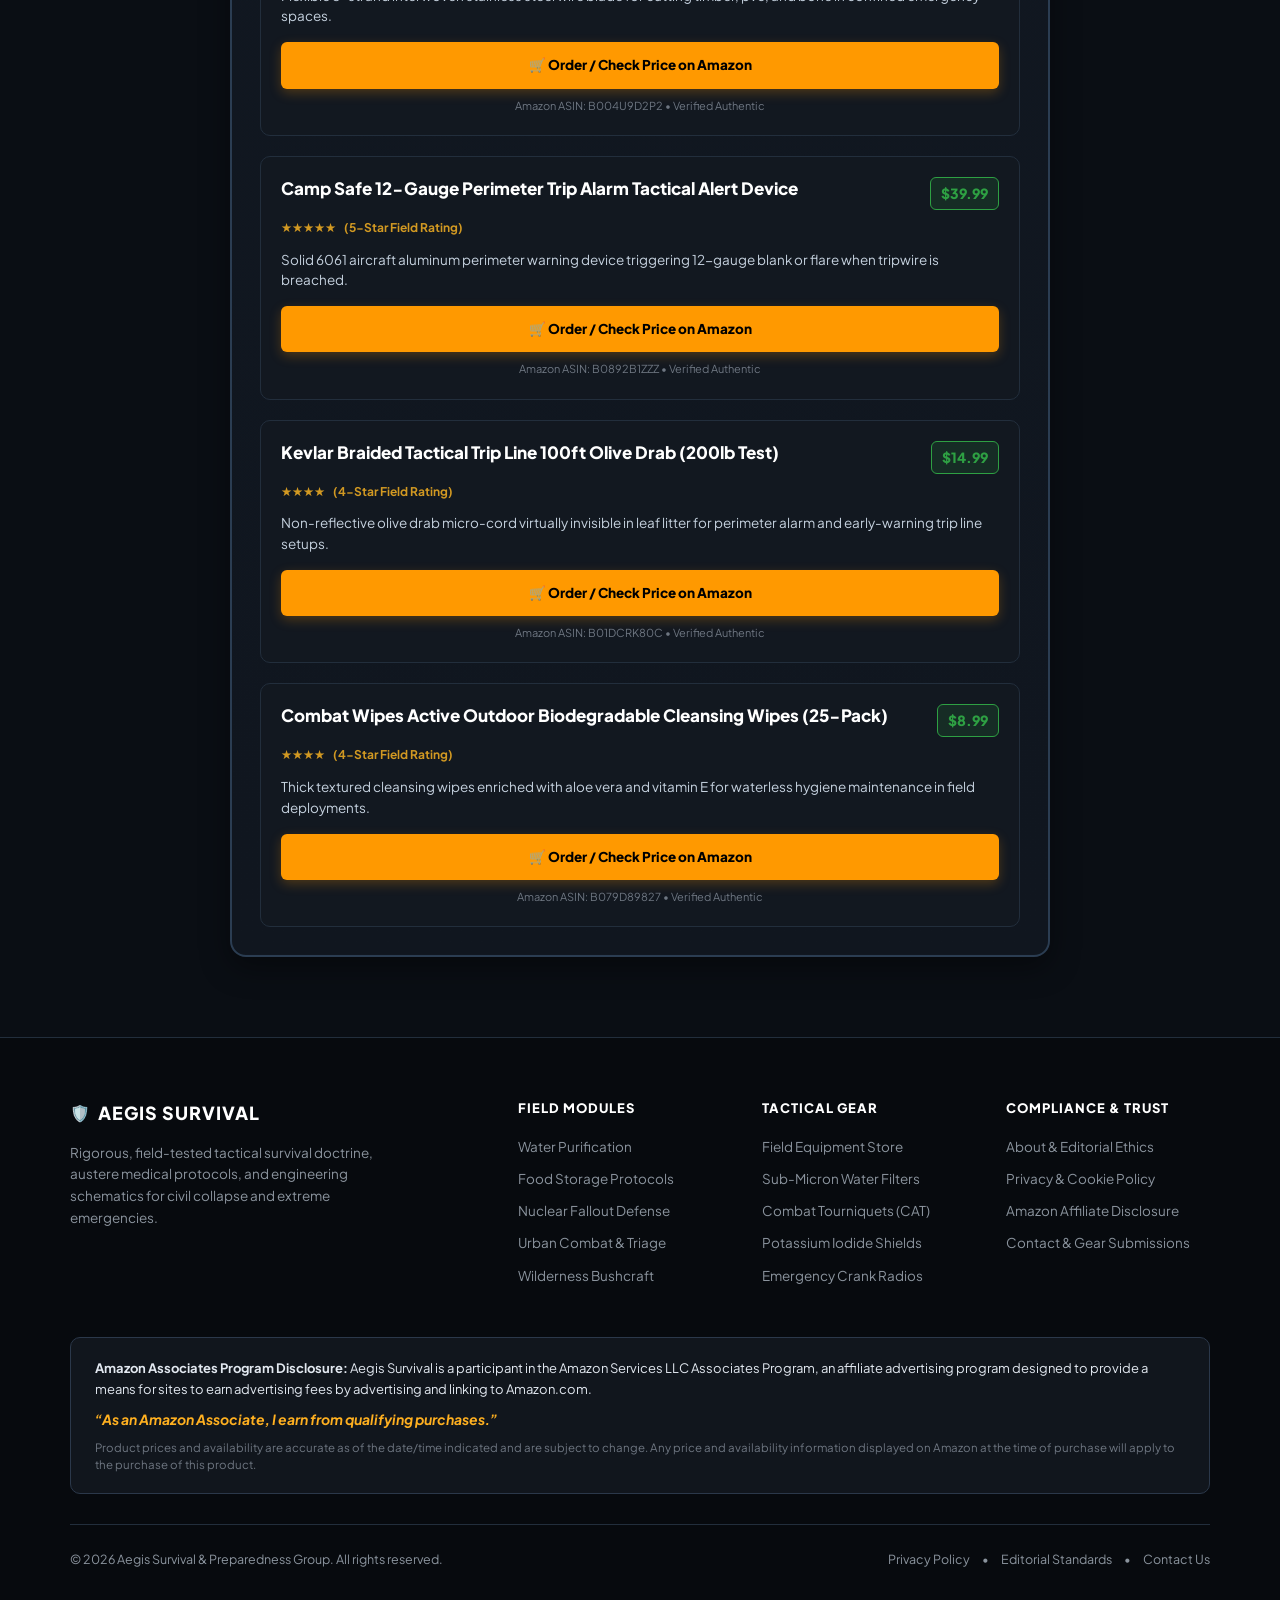
<file: docs/articles/wilderness-survival.html>
<!DOCTYPE html>
<html lang="en">
<head>
  <meta charset="UTF-8">
  <meta name="viewport" content="width=device-width, initial-scale=1.0">
  <title>Wilderness Survival: Shelter, Friction Fire & Foraging | Aegis Survival Field Manual</title>
  <meta name="description" content="The Rule of 3s, debris hut insulation, and the universal plant edibility test.">
  <link rel="stylesheet" href="../css/style.css">
  <link rel="preconnect" href="https://fonts.googleapis.com">
  <link rel="preconnect" href="https://fonts.gstatic.com" crossorigin>
  <link href="https://fonts.googleapis.com/css2?family=JetBrains+Mono:wght@400;600&family=Plus+Jakarta+Sans:wght@400;600;700;800&display=swap" rel="stylesheet">
</head>
<body>

  
  <header class="site-header">
    <div class="header-inner">
      <a href="../index.html" class="site-logo">
        <span class="logo-shield">🛡️</span>
        <div class="logo-text">
          <span class="title">AEGIS SURVIVAL</span>
          <span class="subtitle">TACTICAL FIELD DOCTRINE</span>
        </div>
      </a>

      <nav class="nav-links">
        <a href="../index.html">Field Guides</a>
        <a href="../gear.html" class="nav-gear">Tactical Gear Store</a>
        <a href="../about.html">About Us</a>
        <a href="../contact.html">Contact</a>
      </nav>

      <div class="header-action">
        <a href="../gear.html" class="btn-gear-nav">
          <span>🛒 Tested Gear Hub</span>
        </a>
      </div>
    </div>
  </header>


  <main class="article-layout">
    <div class="breadcrumbs">
      <a href="../index.html">Home</a> &rsaquo; <span>Survival by Biome</span> &rsaquo; <span>Wilderness Survival: Shelter, Friction Fire & Foraging</span>
    </div>

    <header class="article-header">
      <div class="priority-pill">
        <span class="badge-priority priority-normal">PRIORITY: NORMAL</span>
      </div>
      <h1 class="article-page-title">Wilderness Survival: Shelter, Friction Fire & Foraging</h1>
      <div class="article-byline">
        <span>Published by <strong>Aegis Tactical Directorate</strong></span>
        <span>•</span>
        <span>Module: <strong>Survival by Biome</strong></span>
        <span>•</span>
        <span>Offline Verified ⚡</span>
      </div>
    </header>

    <div class="article-lead">
      The Rule of 3s, debris hut insulation, and the universal plant edibility test.
    </div>

    
        <div class="diagram-wrapper">
          <div class="diagram-header">
            <span class="diagram-label">Tactical Technical Schematic (Vector SVG)</span>
            <span class="diagram-asset-name">wilderness_shelter.svg</span>
          </div>
          <div class="diagram-box">
            <img src="../diagrams/wilderness_shelter.svg" alt="Wilderness Survival: Shelter, Friction Fire & Foraging Schematic" loading="lazy">
          </div>
        </div>
        

    <div class="article-body">
      <h3>Wilderness Survival Priorities (The Rule of 3s)</h3>
<ul>
<li>3 Minutes without oxygen.</li>
<li>3 Hours without regulated thermal core shelter in harsh weather (hypothermia is the primary wilderness killer).</li>
<li>3 Days without water.</li>
<li>3 Weeks without food.</li>
</ul>
<p>#### 1. Thermal Insulation & Debris Huts:</p>
<ul>
<li>Never sleep directly on bare ground; conductive ground contact drains core body temperature rapidly.</li>
<li>Construct an insulating bedding layer of dry leaves, pine needles, and brush at least 30 cm (12 inches) thick before laying down.</li>
<li>Form a low-profile A-frame structure piled with 60 cm of dry forest debris to trap body heat naturally.</li>
</ul>
<p>#### 2. Universal Edibility Testing for Unknown Vegetation:</p>
<ul>
<li>Test one specific plant part (leaf, root, or stem) at a time.</li>
<li>Rub crushed plant matter against the sensitive inside skin of the wrist; wait 15 minutes for rash or burning.</li>
<li>Touch a trace amount to the outer lip for 15 minutes.</li>
<li>Place a small sample on the tongue without chewing or swallowing; spit out immediately if intense bitterness, burning, or soapy tastes occur.</li>
</ul>
    </div>

    

    
    <div class="curated-gear-box">
      <div class="gear-grid">
    
        <div class="gear-product-card">
          <div class="gear-card-top">
            <h3 class="gear-title">SAM Splint Original 36-Inch Foldable Foam Splint</h3>
            <span class="gear-price-pill">$15.95</span>
          </div>
          <div class="gear-rating-row">
            <span>★★★★</span>
            <span>(4-Star Field Rating)</span>
          </div>
          <p class="gear-specs">Malleable thin aluminum alloy core encased between closed-cell foam layers to immobilize bone fractures in field conditions.</p>
          <a href="https://www.amazon.com/dp/B001J5H92C?tag=aegissurvival-20" target="_blank" rel="nofollow noopener sponsored" class="btn-amazon-cta">
            <span>🛒 Order / Check Price on Amazon</span>
          </a>
          <div class="gear-asin-tag">Amazon ASIN: B001J5H92C • Verified Authentic</div>
        </div>
        
        <div class="gear-product-card">
          <div class="gear-card-top">
            <h3 class="gear-title">Garmin inReach Mini 2 Satellite Communicator</h3>
            <span class="gear-price-pill">$349.99</span>
          </div>
          <div class="gear-rating-row">
            <span>★★★★★</span>
            <span>(5-Star Field Rating)</span>
          </div>
          <p class="gear-specs">100% global Iridium satellite network two-way messaging, interactive SOS dispatch, and TracBack routing without cell signal.</p>
          <a href="https://www.amazon.com/dp/B09PQV95P8?tag=aegissurvival-20" target="_blank" rel="nofollow noopener sponsored" class="btn-amazon-cta">
            <span>🛒 Order / Check Price on Amazon</span>
          </a>
          <div class="gear-asin-tag">Amazon ASIN: B09PQV95P8 • Verified Authentic</div>
        </div>
        
        <div class="gear-product-card">
          <div class="gear-card-top">
            <h3 class="gear-title">ACR ResQLink 400 Personal Locator Beacon (PLB)</h3>
            <span class="gear-price-pill">$349.95</span>
          </div>
          <div class="gear-rating-row">
            <span>★★★★★</span>
            <span>(5-Star Field Rating)</span>
          </div>
          <p class="gear-specs">Military-grade 406 MHz satellite distress beacon directly linked to Cospas-Sarsat SAR international rescue infrastructure.</p>
          <a href="https://www.amazon.com/dp/B07R7Q8Z9F?tag=aegissurvival-20" target="_blank" rel="nofollow noopener sponsored" class="btn-amazon-cta">
            <span>🛒 Order / Check Price on Amazon</span>
          </a>
          <div class="gear-asin-tag">Amazon ASIN: B07R7Q8Z9F • Verified Authentic</div>
        </div>
        
        <div class="gear-product-card">
          <div class="gear-card-top">
            <h3 class="gear-title">Coghlan's Military Sight-Grid Emergency Signal Mirror</h3>
            <span class="gear-price-pill">$9.99</span>
          </div>
          <div class="gear-rating-row">
            <span>★★★★</span>
            <span>(4-Star Field Rating)</span>
          </div>
          <p class="gear-specs">Reflective laminated acrylic mirror with center retro-reflective mesh aimer visible up to 20 miles to search aircraft.</p>
          <a href="https://www.amazon.com/dp/B000RZQI6W?tag=aegissurvival-20" target="_blank" rel="nofollow noopener sponsored" class="btn-amazon-cta">
            <span>🛒 Order / Check Price on Amazon</span>
          </a>
          <div class="gear-asin-tag">Amazon ASIN: B000RZQI6W • Verified Authentic</div>
        </div>
        
        <div class="gear-product-card">
          <div class="gear-card-top">
            <h3 class="gear-title">Swiss Safe Emergency Mylar Thermal Blankets (Dual-Sided, 4-Pack)</h3>
            <span class="gear-price-pill">$12.99</span>
          </div>
          <div class="gear-rating-row">
            <span>★★★★★</span>
            <span>(5-Star Field Rating)</span>
          </div>
          <p class="gear-specs">Dual-sided aluminized space blankets reflecting 90% body heat to prevent hypothermia in traumatic shock victims.</p>
          <a href="https://www.amazon.com/dp/B01BW4KWW8?tag=aegissurvival-20" target="_blank" rel="nofollow noopener sponsored" class="btn-amazon-cta">
            <span>🛒 Order / Check Price on Amazon</span>
          </a>
          <div class="gear-asin-tag">Amazon ASIN: B01BW4KWW8 • Verified Authentic</div>
        </div>
        
        <div class="gear-product-card">
          <div class="gear-card-top">
            <h3 class="gear-title">S.O.L. Survive Outdoors Longer Escape Breathable Bivvy</h3>
            <span class="gear-price-pill">$59.95</span>
          </div>
          <div class="gear-rating-row">
            <span>★★★★★</span>
            <span>(5-Star Field Rating)</span>
          </div>
          <p class="gear-specs">Waterproof and windproof emergency sleeping bag crafted with proprietary breathable spun-bonded olefin that prevents internal condensation.</p>
          <a href="https://www.amazon.com/dp/B0075ZSN7M?tag=aegissurvival-20" target="_blank" rel="nofollow noopener sponsored" class="btn-amazon-cta">
            <span>🛒 Order / Check Price on Amazon</span>
          </a>
          <div class="gear-asin-tag">Amazon ASIN: B0075ZSN7M • Verified Authentic</div>
        </div>
        
        <div class="gear-product-card">
          <div class="gear-card-top">
            <h3 class="gear-title">Snugpak Ionosphere 1-Person Tactical Bivvy Tent</h3>
            <span class="gear-price-pill">$189.95</span>
          </div>
          <div class="gear-rating-row">
            <span>★★★★</span>
            <span>(4-Star Field Rating)</span>
          </div>
          <p class="gear-specs">Low-profile olive drab shelter engineered with 5000mm hydrostatic head polyurethane flysheet and DAC featherlite aluminum poles.</p>
          <a href="https://www.amazon.com/dp/B003U9C5U2?tag=aegissurvival-20" target="_blank" rel="nofollow noopener sponsored" class="btn-amazon-cta">
            <span>🛒 Order / Check Price on Amazon</span>
          </a>
          <div class="gear-asin-tag">Amazon ASIN: B003U9C5U2 • Verified Authentic</div>
        </div>
        
        <div class="gear-product-card">
          <div class="gear-card-top">
            <h3 class="gear-title">Aqua Quest Defender Waterproof Heavy Duty Bushcraft Tarp (10x10)</h3>
            <span class="gear-price-pill">$99.95</span>
          </div>
          <div class="gear-rating-row">
            <span>★★★★★</span>
            <span>(5-Star Field Rating)</span>
          </div>
          <p class="gear-specs">Heavyweight 70D nylon with double TPU coating and 20,000mm waterhead rating. 19 reinforced tie-out webbing loops.</p>
          <a href="https://www.amazon.com/dp/B004R33UZE?tag=aegissurvival-20" target="_blank" rel="nofollow noopener sponsored" class="btn-amazon-cta">
            <span>🛒 Order / Check Price on Amazon</span>
          </a>
          <div class="gear-asin-tag">Amazon ASIN: B004R33UZE • Verified Authentic</div>
        </div>
        
        <div class="gear-product-card">
          <div class="gear-card-top">
            <h3 class="gear-title">USGI Industries Military Style Thermal Poncho Liner (Woobie)</h3>
            <span class="gear-price-pill">$34.99</span>
          </div>
          <div class="gear-rating-row">
            <span>★★★★</span>
            <span>(4-Star Field Rating)</span>
          </div>
          <p class="gear-specs">Ripstop nylon shell with synthetic polyester batt fill providing unmatched insulation-to-weight ratio in wet field environments.</p>
          <a href="https://www.amazon.com/dp/B07N8N9K68?tag=aegissurvival-20" target="_blank" rel="nofollow noopener sponsored" class="btn-amazon-cta">
            <span>🛒 Order / Check Price on Amazon</span>
          </a>
          <div class="gear-asin-tag">Amazon ASIN: B07N8N9K68 • Verified Authentic</div>
        </div>
        
        <div class="gear-product-card">
          <div class="gear-card-top">
            <h3 class="gear-title">Therm-a-Rest Z Lite Sol Ultralight Closed-Cell Foam Mattress</h3>
            <span class="gear-price-pill">$44.95</span>
          </div>
          <div class="gear-rating-row">
            <span>★★★★</span>
            <span>(4-Star Field Rating)</span>
          </div>
          <p class="gear-specs">Reflective ThermaCapture coating capturing radiant heat with puncture-proof closed-cell dual-density foam structure.</p>
          <a href="https://www.amazon.com/dp/B004534DAC?tag=aegissurvival-20" target="_blank" rel="nofollow noopener sponsored" class="btn-amazon-cta">
            <span>🛒 Order / Check Price on Amazon</span>
          </a>
          <div class="gear-asin-tag">Amazon ASIN: B004534DAC • Verified Authentic</div>
        </div>
        
        <div class="gear-product-card">
          <div class="gear-card-top">
            <h3 class="gear-title">Tactical Emergency Thermal Sleeping Bag with Carabiner Whistle</h3>
            <span class="gear-price-pill">$18.99</span>
          </div>
          <div class="gear-rating-row">
            <span>★★★★</span>
            <span>(4-Star Field Rating)</span>
          </div>
          <p class="gear-specs">Heavy-duty 26um mylar envelope with sealed seam construction for instant hypothermia isolation.</p>
          <a href="https://www.amazon.com/dp/B07C378Y36?tag=aegissurvival-20" target="_blank" rel="nofollow noopener sponsored" class="btn-amazon-cta">
            <span>🛒 Order / Check Price on Amazon</span>
          </a>
          <div class="gear-asin-tag">Amazon ASIN: B07C378Y36 • Verified Authentic</div>
        </div>
        
        <div class="gear-product-card">
          <div class="gear-card-top">
            <h3 class="gear-title">Adventure Medical Kits All Weather Sportsman Utility Blanket</h3>
            <span class="gear-price-pill">$16.99</span>
          </div>
          <div class="gear-rating-row">
            <span>★★★★</span>
            <span>(4-Star Field Rating)</span>
          </div>
          <p class="gear-specs">Grommeted heavy-duty reflector tarp for building lean-to survival shelters, ground cloths, and radiator baffles.</p>
          <a href="https://www.amazon.com/dp/B000GCRW42?tag=aegissurvival-20" target="_blank" rel="nofollow noopener sponsored" class="btn-amazon-cta">
            <span>🛒 Order / Check Price on Amazon</span>
          </a>
          <div class="gear-asin-tag">Amazon ASIN: B000GCRW42 • Verified Authentic</div>
        </div>
        
        <div class="gear-product-card">
          <div class="gear-card-top">
            <h3 class="gear-title">Gear Aid Tenacious Tape Ripstop Nylon Repair Tape</h3>
            <span class="gear-price-pill">$7.95</span>
          </div>
          <div class="gear-rating-row">
            <span>★★★★</span>
            <span>(4-Star Field Rating)</span>
          </div>
          <p class="gear-specs">Ultra-aggressive weatherproof adhesive tape for instant field repair of torn shelter tarps, rain gear, and packs.</p>
          <a href="https://www.amazon.com/dp/B000FKMIU6?tag=aegissurvival-20" target="_blank" rel="nofollow noopener sponsored" class="btn-amazon-cta">
            <span>🛒 Order / Check Price on Amazon</span>
          </a>
          <div class="gear-asin-tag">Amazon ASIN: B000FKMIU6 • Verified Authentic</div>
        </div>
        
        <div class="gear-product-card">
          <div class="gear-card-top">
            <h3 class="gear-title">Light My Fire Swedish FireSteel 2.0 Army Ferrocerium Rod</h3>
            <span class="gear-price-pill">$22.95</span>
          </div>
          <div class="gear-rating-row">
            <span>★★★★★</span>
            <span>(5-Star Field Rating)</span>
          </div>
          <p class="gear-specs">Magnesium-ferrocerium rod emitting 5,400°F (2,980°C) sparks in any altitude, torrential rain, or gale-force winds. 12,000 strikes.</p>
          <a href="https://www.amazon.com/dp/B00440VI80?tag=aegissurvival-20" target="_blank" rel="nofollow noopener sponsored" class="btn-amazon-cta">
            <span>🛒 Order / Check Price on Amazon</span>
          </a>
          <div class="gear-asin-tag">Amazon ASIN: B00440VI80 • Verified Authentic</div>
        </div>
        
        <div class="gear-product-card">
          <div class="gear-card-top">
            <h3 class="gear-title">UCO Titan Stormproof Waterproof Windproof Matches (25-Pack)</h3>
            <span class="gear-price-pill">$14.99</span>
          </div>
          <div class="gear-rating-row">
            <span>★★★★★</span>
            <span>(5-Star Field Rating)</span>
          </div>
          <p class="gear-specs">Giant 4.1-inch wooden matches burning up to 25 seconds even after being completely submerged in water or buried in dirt.</p>
          <a href="https://www.amazon.com/dp/B00P0L9B72?tag=aegissurvival-20" target="_blank" rel="nofollow noopener sponsored" class="btn-amazon-cta">
            <span>🛒 Order / Check Price on Amazon</span>
          </a>
          <div class="gear-asin-tag">Amazon ASIN: B00P0L9B72 • Verified Authentic</div>
        </div>
        
        <div class="gear-product-card">
          <div class="gear-card-top">
            <h3 class="gear-title">Wood-Mizer Natural Pine Fatwood Firestarter Sticks (5 lbs)</h3>
            <span class="gear-price-pill">$18.99</span>
          </div>
          <div class="gear-rating-row">
            <span>★★★★</span>
            <span>(4-Star Field Rating)</span>
          </div>
          <p class="gear-specs">100% natural resin-saturated pitch pine kindling igniting instantly with a single spark from ferro rods.</p>
          <a href="https://www.amazon.com/dp/B01DCRK80A?tag=aegissurvival-20" target="_blank" rel="nofollow noopener sponsored" class="btn-amazon-cta">
            <span>🛒 Order / Check Price on Amazon</span>
          </a>
          <div class="gear-asin-tag">Amazon ASIN: B01DCRK80A • Verified Authentic</div>
        </div>
        
        <div class="gear-product-card">
          <div class="gear-card-top">
            <h3 class="gear-title">Fresnel Optic Solar Fire Starter Card (Credit Card Size, 4-Pack)</h3>
            <span class="gear-price-pill">$7.99</span>
          </div>
          <div class="gear-rating-row">
            <span>★★★★</span>
            <span>(4-Star Field Rating)</span>
          </div>
          <p class="gear-specs">Pocket-sized flexible optical PVC magnifying lens focusing solar rays into 1,000°F pinpoint combustion ember.</p>
          <a href="https://www.amazon.com/dp/B07K6Q17F5?tag=aegissurvival-20" target="_blank" rel="nofollow noopener sponsored" class="btn-amazon-cta">
            <span>🛒 Order / Check Price on Amazon</span>
          </a>
          <div class="gear-asin-tag">Amazon ASIN: B07K6Q17F5 • Verified Authentic</div>
        </div>
        
        <div class="gear-product-card">
          <div class="gear-card-top">
            <h3 class="gear-title">Ultimate Survival Technologies BlastMatch One-Handed Fire Starter</h3>
            <span class="gear-price-pill">$19.99</span>
          </div>
          <div class="gear-rating-row">
            <span>★★★★</span>
            <span>(4-Star Field Rating)</span>
          </div>
          <p class="gear-specs">Spring-loaded one-handed ferro rod system designed for injured operators with injured limb capacity.</p>
          <a href="https://www.amazon.com/dp/B002APM4S4?tag=aegissurvival-20" target="_blank" rel="nofollow noopener sponsored" class="btn-amazon-cta">
            <span>🛒 Order / Check Price on Amazon</span>
          </a>
          <div class="gear-asin-tag">Amazon ASIN: B002APM4S4 • Verified Authentic</div>
        </div>
        
        <div class="gear-product-card">
          <div class="gear-card-top">
            <h3 class="gear-title">Solo Stove Lite Compact Biomass Camp Stove</h3>
            <span class="gear-price-pill">$69.99</span>
          </div>
          <div class="gear-rating-row">
            <span>★★★★</span>
            <span>(4-Star Field Rating)</span>
          </div>
          <p class="gear-specs">Double-wall secondary combustion gasifier stove generating intense smokeless flame using twigs, pinecones, and dry biomass.</p>
          <a href="https://www.amazon.com/dp/B00C3DFDUK?tag=aegissurvival-20" target="_blank" rel="nofollow noopener sponsored" class="btn-amazon-cta">
            <span>🛒 Order / Check Price on Amazon</span>
          </a>
          <div class="gear-asin-tag">Amazon ASIN: B00C3DFDUK • Verified Authentic</div>
        </div>
        
        <div class="gear-product-card">
          <div class="gear-card-top">
            <h3 class="gear-title">TinderQuik Fire Tabs Water-Resistant Fire Starting Tabs (50-Pack)</h3>
            <span class="gear-price-pill">$9.99</span>
          </div>
          <div class="gear-rating-row">
            <span>★★★★</span>
            <span>(4-Star Field Rating)</span>
          </div>
          <p class="gear-specs">Wax-treated cotton fibers that fluff into instant flash tinder igniting from microscopic sparks.</p>
          <a href="https://www.amazon.com/dp/B004R1J3Z2?tag=aegissurvival-20" target="_blank" rel="nofollow noopener sponsored" class="btn-amazon-cta">
            <span>🛒 Order / Check Price on Amazon</span>
          </a>
          <div class="gear-asin-tag">Amazon ASIN: B004R1J3Z2 • Verified Authentic</div>
        </div>
        
        <div class="gear-product-card">
          <div class="gear-card-top">
            <h3 class="gear-title">Zippo Emergency Fire Kit with Water-Resistant Flint Sparker</h3>
            <span class="gear-price-pill">$14.95</span>
          </div>
          <div class="gear-rating-row">
            <span>★★★★</span>
            <span>(4-Star Field Rating)</span>
          </div>
          <p class="gear-specs">O-ring sealed floating cylinder storing waxed spark tinders and ergonomic flint wheel striker.</p>
          <a href="https://www.amazon.com/dp/B079C1K37V?tag=aegissurvival-20" target="_blank" rel="nofollow noopener sponsored" class="btn-amazon-cta">
            <span>🛒 Order / Check Price on Amazon</span>
          </a>
          <div class="gear-asin-tag">Amazon ASIN: B079C1K37V • Verified Authentic</div>
        </div>
        
        <div class="gear-product-card">
          <div class="gear-card-top">
            <h3 class="gear-title">Suunto MC-2 Global Professional Sighting Mirror Compass</h3>
            <span class="gear-price-pill">$79.95</span>
          </div>
          <div class="gear-rating-row">
            <span>★★★★★</span>
            <span>(5-Star Field Rating)</span>
          </div>
          <p class="gear-specs">Globally balanced needle system with declination adjustment scale, clinometer, and sighting notch mirror.</p>
          <a href="https://www.amazon.com/dp/B000FEXZMW?tag=aegissurvival-20" target="_blank" rel="nofollow noopener sponsored" class="btn-amazon-cta">
            <span>🛒 Order / Check Price on Amazon</span>
          </a>
          <div class="gear-asin-tag">Amazon ASIN: B000FEXZMW • Verified Authentic</div>
        </div>
        
        <div class="gear-product-card">
          <div class="gear-card-top">
            <h3 class="gear-title">Cammenga Official US Military Tritium Lensatic Compass 3H</h3>
            <span class="gear-price-pill">$119.00</span>
          </div>
          <div class="gear-rating-row">
            <span>★★★★★</span>
            <span>(5-Star Field Rating)</span>
          </div>
          <p class="gear-specs">Heavy cast aluminum frame with micro-curie tritium gas vials providing 10+ years continuous glow navigation in zero ambient light.</p>
          <a href="https://www.amazon.com/dp/B0016S849A?tag=aegissurvival-20" target="_blank" rel="nofollow noopener sponsored" class="btn-amazon-cta">
            <span>🛒 Order / Check Price on Amazon</span>
          </a>
          <div class="gear-asin-tag">Amazon ASIN: B0016S849A • Verified Authentic</div>
        </div>
        
        <div class="gear-product-card">
          <div class="gear-card-top">
            <h3 class="gear-title">Tactical Military Ranger Pace Count Beads 550 Paracord</h3>
            <span class="gear-price-pill">$8.99</span>
          </div>
          <div class="gear-rating-row">
            <span>★★★★</span>
            <span>(4-Star Field Rating)</span>
          </div>
          <p class="gear-specs">Double-strand calculation beads accurately measuring field distance pacing in darkness and low-visibility terrain.</p>
          <a href="https://www.amazon.com/dp/B00K6EAM06?tag=aegissurvival-20" target="_blank" rel="nofollow noopener sponsored" class="btn-amazon-cta">
            <span>🛒 Order / Check Price on Amazon</span>
          </a>
          <div class="gear-asin-tag">Amazon ASIN: B00K6EAM06 • Verified Authentic</div>
        </div>
        
        <div class="gear-product-card">
          <div class="gear-card-top">
            <h3 class="gear-title">Military Coordinate Scale and Grid Reader (UTM/MGRS)</h3>
            <span class="gear-price-pill">$9.95</span>
          </div>
          <div class="gear-rating-row">
            <span>★★★★</span>
            <span>(4-Star Field Rating)</span>
          </div>
          <p class="gear-specs">Precision slotted transparent template for plotting 1:24,000 and 1:50,000 topographic maps down to 10-meter accuracy.</p>
          <a href="https://www.amazon.com/dp/B001F0PBVU?tag=aegissurvival-20" target="_blank" rel="nofollow noopener sponsored" class="btn-amazon-cta">
            <span>🛒 Order / Check Price on Amazon</span>
          </a>
          <div class="gear-asin-tag">Amazon ASIN: B001F0PBVU • Verified Authentic</div>
        </div>
        
        <div class="gear-product-card">
          <div class="gear-card-top">
            <h3 class="gear-title">Rite in the Rain Weatherproof Tactical Field Notebook (3-Pack)</h3>
            <span class="gear-price-pill">$15.99</span>
          </div>
          <div class="gear-rating-row">
            <span>★★★★</span>
            <span>(4-Star Field Rating)</span>
          </div>
          <p class="gear-specs">Patented polydura water-shedding paper allowing notes and map tracings in driving rain, mud, and perspiration.</p>
          <a href="https://www.amazon.com/dp/B0016H2M78?tag=aegissurvival-20" target="_blank" rel="nofollow noopener sponsored" class="btn-amazon-cta">
            <span>🛒 Order / Check Price on Amazon</span>
          </a>
          <div class="gear-asin-tag">Amazon ASIN: B0016H2M78 • Verified Authentic</div>
        </div>
        
        <div class="gear-product-card">
          <div class="gear-card-top">
            <h3 class="gear-title">Morakniv Garberg Full Tang Carbon Steel Fixed Blade Knife</h3>
            <span class="gear-price-pill">$99.99</span>
          </div>
          <div class="gear-rating-row">
            <span>★★★★★</span>
            <span>(5-Star Field Rating)</span>
          </div>
          <p class="gear-specs">3.2mm thick heavy full-tang Swedish carbon steel blade with ground 90-degree spine for striking ferrocerium rods.</p>
          <a href="https://www.amazon.com/dp/B079D89828?tag=aegissurvival-20" target="_blank" rel="nofollow noopener sponsored" class="btn-amazon-cta">
            <span>🛒 Order / Check Price on Amazon</span>
          </a>
          <div class="gear-asin-tag">Amazon ASIN: B079D89828 • Verified Authentic</div>
        </div>
        
        <div class="gear-product-card">
          <div class="gear-card-top">
            <h3 class="gear-title">Silky Gomboy Curve Professional 240mm Folding Hand Saw</h3>
            <span class="gear-price-pill">$42.99</span>
          </div>
          <div class="gear-rating-row">
            <span>★★★★★</span>
            <span>(5-Star Field Rating)</span>
          </div>
          <p class="gear-specs">Impulse-hardened Japanese MIRAI-ME teeth cutting smoothly on the pull stroke through logs and deadfall shelter timber.</p>
          <a href="https://www.amazon.com/dp/B0014C80GG?tag=aegissurvival-20" target="_blank" rel="nofollow noopener sponsored" class="btn-amazon-cta">
            <span>🛒 Order / Check Price on Amazon</span>
          </a>
          <div class="gear-asin-tag">Amazon ASIN: B0014C80GG • Verified Authentic</div>
        </div>
        
        <div class="gear-product-card">
          <div class="gear-card-top">
            <h3 class="gear-title">Estwing Camper's 16-Inch Forged Steel Axe with Shock Reduction Grip</h3>
            <span class="gear-price-pill">$49.98</span>
          </div>
          <div class="gear-rating-row">
            <span>★★★★</span>
            <span>(4-Star Field Rating)</span>
          </div>
          <p class="gear-specs">Solid one-piece forged American steel axe engineered without welds or weak wood joints for lifelong structural chopping.</p>
          <a href="https://www.amazon.com/dp/B00047F130?tag=aegissurvival-20" target="_blank" rel="nofollow noopener sponsored" class="btn-amazon-cta">
            <span>🛒 Order / Check Price on Amazon</span>
          </a>
          <div class="gear-asin-tag">Amazon ASIN: B00047F130 • Verified Authentic</div>
        </div>
        
        <div class="gear-product-card">
          <div class="gear-card-top">
            <h3 class="gear-title">TITAN SurvivorCord 100ft 620lb Military 550 Paracord with Wire</h3>
            <span class="gear-price-pill">$23.98</span>
          </div>
          <div class="gear-rating-row">
            <span>★★★★</span>
            <span>(4-Star Field Rating)</span>
          </div>
          <p class="gear-specs">Mil-spec 550 paracord featuring integrated 25 lb monofilament fishing line, waterproof waxed jute, and copper snare wire.</p>
          <a href="https://www.amazon.com/dp/B01D21HNY8?tag=aegissurvival-20" target="_blank" rel="nofollow noopener sponsored" class="btn-amazon-cta">
            <span>🛒 Order / Check Price on Amazon</span>
          </a>
          <div class="gear-asin-tag">Amazon ASIN: B01D21HNY8 • Verified Authentic</div>
        </div>
        
        <div class="gear-product-card">
          <div class="gear-card-top">
            <h3 class="gear-title">Commando Stainless Steel Survival Wire Pocket Saw</h3>
            <span class="gear-price-pill">$9.99</span>
          </div>
          <div class="gear-rating-row">
            <span>★★★★</span>
            <span>(4-Star Field Rating)</span>
          </div>
          <p class="gear-specs">Flexible 8-strand interwoven stainless steel wire blade for cutting timber, pvc, and bone in confined emergency spaces.</p>
          <a href="https://www.amazon.com/dp/B004U9D2P2?tag=aegissurvival-20" target="_blank" rel="nofollow noopener sponsored" class="btn-amazon-cta">
            <span>🛒 Order / Check Price on Amazon</span>
          </a>
          <div class="gear-asin-tag">Amazon ASIN: B004U9D2P2 • Verified Authentic</div>
        </div>
        
        <div class="gear-product-card">
          <div class="gear-card-top">
            <h3 class="gear-title">Camp Safe 12-Gauge Perimeter Trip Alarm Tactical Alert Device</h3>
            <span class="gear-price-pill">$39.99</span>
          </div>
          <div class="gear-rating-row">
            <span>★★★★★</span>
            <span>(5-Star Field Rating)</span>
          </div>
          <p class="gear-specs">Solid 6061 aircraft aluminum perimeter warning device triggering 12-gauge blank or flare when tripwire is breached.</p>
          <a href="https://www.amazon.com/dp/B0892B1ZZZ?tag=aegissurvival-20" target="_blank" rel="nofollow noopener sponsored" class="btn-amazon-cta">
            <span>🛒 Order / Check Price on Amazon</span>
          </a>
          <div class="gear-asin-tag">Amazon ASIN: B0892B1ZZZ • Verified Authentic</div>
        </div>
        
        <div class="gear-product-card">
          <div class="gear-card-top">
            <h3 class="gear-title">Kevlar Braided Tactical Trip Line 100ft Olive Drab (200lb Test)</h3>
            <span class="gear-price-pill">$14.99</span>
          </div>
          <div class="gear-rating-row">
            <span>★★★★</span>
            <span>(4-Star Field Rating)</span>
          </div>
          <p class="gear-specs">Non-reflective olive drab micro-cord virtually invisible in leaf litter for perimeter alarm and early-warning trip line setups.</p>
          <a href="https://www.amazon.com/dp/B01DCRK80C?tag=aegissurvival-20" target="_blank" rel="nofollow noopener sponsored" class="btn-amazon-cta">
            <span>🛒 Order / Check Price on Amazon</span>
          </a>
          <div class="gear-asin-tag">Amazon ASIN: B01DCRK80C • Verified Authentic</div>
        </div>
        
        <div class="gear-product-card">
          <div class="gear-card-top">
            <h3 class="gear-title">Combat Wipes Active Outdoor Biodegradable Cleansing Wipes (25-Pack)</h3>
            <span class="gear-price-pill">$8.99</span>
          </div>
          <div class="gear-rating-row">
            <span>★★★★</span>
            <span>(4-Star Field Rating)</span>
          </div>
          <p class="gear-specs">Thick textured cleansing wipes enriched with aloe vera and vitamin E for waterless hygiene maintenance in field deployments.</p>
          <a href="https://www.amazon.com/dp/B079D89827?tag=aegissurvival-20" target="_blank" rel="nofollow noopener sponsored" class="btn-amazon-cta">
            <span>🛒 Order / Check Price on Amazon</span>
          </a>
          <div class="gear-asin-tag">Amazon ASIN: B079D89827 • Verified Authentic</div>
        </div>
        
      </div>
    </div>
    
  </main>

  
  <footer class="site-footer">
    <div class="footer-container">
      <div class="footer-grid">
        <div class="footer-col brand-col">
          <div class="footer-logo">
            <span class="shield-icon">🛡️</span>
            <span class="brand-name">AEGIS SURVIVAL</span>
          </div>
          <p class="footer-desc">
            Rigorous, field-tested tactical survival doctrine, austere medical protocols, and engineering schematics for civil collapse and extreme emergencies.
          </p>
        </div>
        
        <div class="footer-col">
          <h4>Field Modules</h4>
          <ul>
            <li><a href="../articles/water-purification.html">Water Purification</a></li>
            <li><a href="../articles/food-storage.html">Food Storage Protocols</a></li>
            <li><a href="../articles/nuclear-fallout-shelter.html">Nuclear Fallout Defense</a></li>
            <li><a href="../articles/urban-combat-collapse.html">Urban Combat &amp; Triage</a></li>
            <li><a href="../articles/wilderness-survival.html">Wilderness Bushcraft</a></li>
          </ul>
        </div>
        
        <div class="footer-col">
          <h4>Tactical Gear</h4>
          <ul>
            <li><a href="../gear.html">Field Equipment Store</a></li>
            <li><a href="../gear.html#filtration">Sub-Micron Water Filters</a></li>
            <li><a href="../gear.html#medical">Combat Tourniquets (CAT)</a></li>
            <li><a href="../gear.html#radiological">Potassium Iodide Shields</a></li>
            <li><a href="../gear.html#comms">Emergency Crank Radios</a></li>
          </ul>
        </div>
        
        <div class="footer-col">
          <h4>Compliance &amp; Trust</h4>
          <ul>
            <li><a href="../about.html">About &amp; Editorial Ethics</a></li>
            <li><a href="../privacy-policy.html">Privacy &amp; Cookie Policy</a></li>
            <li><a href="../privacy-policy.html#amazon-disclosure">Amazon Affiliate Disclosure</a></li>
            <li><a href="../contact.html">Contact &amp; Gear Submissions</a></li>
          </ul>
        </div>
      </div>

      <!-- MANDATORY AMAZON AFFILIATE STATEMENT -->
      <div class="amazon-compliance-box">
        <p class="amazon-legal-statement">
          <strong>Amazon Associates Program Disclosure:</strong> Aegis Survival is a participant in the Amazon Services LLC Associates Program, an affiliate advertising program designed to provide a means for sites to earn advertising fees by advertising and linking to Amazon.com.
        </p>
        <p class="amazon-mandate-quote">
          <em>“As an Amazon Associate, I earn from qualifying purchases.”</em>
        </p>
        <p class="amazon-pricing-note">
          Product prices and availability are accurate as of the date/time indicated and are subject to change. Any price and availability information displayed on Amazon at the time of purchase will apply to the purchase of this product.
        </p>
      </div>

      <div class="footer-bottom">
        <p>&copy; 2026 Aegis Survival &amp; Preparedness Group. All rights reserved.</p>
        <div class="footer-bottom-links">
          <a href="../privacy-policy.html">Privacy Policy</a>
          <span>•</span>
          <a href="../about.html">Editorial Standards</a>
          <span>•</span>
          <a href="../contact.html">Contact Us</a>
        </div>
      </div>
    </div>
  </footer>


</body>
</html>
</file>
<file: docs/css/style.css>
/* Aegis Survival - Modern Tactical Military Theme */
:root {
  --bg-dark: #0A0E14;
  --bg-card: #121820;
  --bg-surface: #18202B;
  --bg-surface-elevated: #1F2A38;
  --border: #222E3C;
  --border-focus: #35475E;
  
  --primary: #2EA043;
  --primary-hover: #3FB950;
  --primary-soft: rgba(46, 160, 67, 0.15);
  
  --amber: #D29922;
  --amber-soft: rgba(210, 153, 34, 0.15);
  
  --red: #F85149;
  --red-soft: rgba(248, 81, 73, 0.15);
  
  --cyan: #58A6FF;
  --cyan-soft: rgba(88, 166, 255, 0.15);
  
  --text-main: #F0F6FC;
  --text-muted: #8B949E;
  --text-dim: #6E7681;
  
  --container-max: 1140px;
  --radius-sm: 6px;
  --radius-md: 10px;
  --radius-lg: 16px;
}

* { box-sizing: border-box; margin: 0; padding: 0; }
html { scroll-behavior: smooth; }
body {
  font-family: 'Plus Jakarta Sans', -apple-system, BlinkMacSystemFont, "Segoe UI", Roboto, sans-serif;
  background-color: var(--bg-dark);
  color: var(--text-main);
  line-height: 1.65;
  font-size: 16px;
  overflow-x: hidden;
}

a { color: var(--cyan); text-decoration: none; transition: all 0.2s; }
a:hover { color: #80BFFF; }

/* Header & Nav */
.site-header {
  position: sticky;
  top: 0;
  z-index: 1000;
  background: rgba(10, 14, 20, 0.92);
  backdrop-filter: blur(12px);
  border-bottom: 1px solid var(--border);
}
.header-inner {
  max-width: var(--container-max);
  margin: 0 auto;
  padding: 14px 20px;
  display: flex;
  align-items: center;
  justify-content: space-between;
}
.site-logo {
  display: flex;
  align-items: center;
  gap: 12px;
  color: var(--text-main);
}
.site-logo:hover { color: var(--text-main); }
.logo-shield { font-size: 26px; }
.logo-text { display: flex; flex-direction: column; }
.logo-text .title { font-size: 18px; font-weight: 800; letter-spacing: 1px; color: #fff; }
.logo-text .subtitle { font-size: 10px; font-weight: 700; color: var(--primary); letter-spacing: 1.5px; }

.nav-links {
  display: flex;
  gap: 28px;
  align-items: center;
}
.nav-links a {
  color: var(--text-muted);
  font-weight: 600;
  font-size: 14px;
}
.nav-links a:hover { color: var(--text-main); }
.nav-links .nav-gear { color: var(--primary); }

.btn-gear-nav {
  background: var(--primary-soft);
  color: var(--primary);
  border: 1px solid var(--primary);
  padding: 8px 16px;
  border-radius: var(--radius-sm);
  font-size: 13px;
  font-weight: 700;
  display: inline-flex;
  align-items: center;
  gap: 8px;
  transition: all 0.2s;
}
.btn-gear-nav:hover {
  background: var(--primary);
  color: #000;
  box-shadow: 0 0 16px rgba(46, 160, 67, 0.4);
}

/* Hero Section */
.hero-section {
  padding: 70px 20px 50px;
  max-width: var(--container-max);
  margin: 0 auto;
  text-align: center;
}
.hero-badge {
  display: inline-flex;
  align-items: center;
  gap: 8px;
  background: var(--primary-soft);
  color: var(--primary);
  border: 1px solid var(--primary);
  padding: 5px 14px;
  border-radius: 20px;
  font-size: 12px;
  font-weight: 700;
  letter-spacing: 0.5px;
  margin-bottom: 20px;
}
.hero-title {
  font-size: 44px;
  font-weight: 800;
  letter-spacing: -0.5px;
  line-height: 1.2;
  margin-bottom: 16px;
  color: #fff;
}
.hero-title span { color: var(--primary); }
.hero-subtitle {
  font-size: 18px;
  color: var(--text-muted);
  max-width: 720px;
  margin: 0 auto 30px;
  line-height: 1.6;
}
.hero-actions {
  display: flex;
  justify-content: center;
  gap: 16px;
  flex-wrap: wrap;
}
.btn-hero-primary {
  background: var(--primary);
  color: #000;
  font-weight: 700;
  padding: 12px 26px;
  border-radius: var(--radius-sm);
  font-size: 14px;
  display: inline-flex;
  align-items: center;
  gap: 8px;
}
.btn-hero-primary:hover {
  background: var(--primary-hover);
  color: #000;
  box-shadow: 0 0 20px rgba(46, 160, 67, 0.4);
}
.btn-hero-secondary {
  background: var(--bg-card);
  border: 1px solid var(--border);
  color: var(--text-main);
  font-weight: 700;
  padding: 12px 26px;
  border-radius: var(--radius-sm);
  font-size: 14px;
}
.btn-hero-secondary:hover {
  border-color: var(--cyan);
  color: #fff;
}

/* Category Filter Bar */
.filter-bar {
  max-width: var(--container-max);
  margin: 0 auto 36px;
  padding: 0 20px;
  display: flex;
  gap: 10px;
  flex-wrap: wrap;
  justify-content: center;
}
.filter-pill {
  background: var(--bg-card);
  border: 1px solid var(--border);
  color: var(--text-muted);
  padding: 8px 16px;
  border-radius: 20px;
  font-size: 13px;
  font-weight: 600;
  cursor: pointer;
  transition: all 0.2s;
}
.filter-pill:hover, .filter-pill.active {
  background: var(--primary-soft);
  border-color: var(--primary);
  color: var(--primary);
}

/* Article Grid */
.articles-container {
  max-width: var(--container-max);
  margin: 0 auto;
  padding: 0 20px 80px;
}
.section-heading {
  display: flex;
  align-items: center;
  justify-content: space-between;
  margin-bottom: 24px;
  border-bottom: 1px solid var(--border);
  padding-bottom: 12px;
}
.section-heading h2 {
  font-size: 24px;
  font-weight: 800;
  color: #fff;
}

.article-grid {
  display: grid;
  grid-template-columns: repeat(auto-fill, minmax(340px, 1fr));
  gap: 24px;
}
.article-card {
  background: var(--bg-card);
  border: 1px solid var(--border);
  border-radius: var(--radius-md);
  padding: 24px;
  display: flex;
  flex-direction: column;
  transition: transform 0.2s, border-color 0.2s;
}
.article-card:hover {
  transform: translateY(-4px);
  border-color: var(--border-focus);
}
.card-meta {
  display: flex;
  align-items: center;
  justify-content: space-between;
  margin-bottom: 14px;
}
.badge-priority {
  font-size: 10px;
  font-weight: 800;
  padding: 3px 8px;
  border-radius: 4px;
  letter-spacing: 0.5px;
}
.priority-critical { background: var(--red-soft); color: var(--red); border: 1px solid rgba(248, 81, 73, 0.4); }
.priority-high { background: var(--amber-soft); color: var(--amber); border: 1px solid rgba(210, 153, 34, 0.4); }
.priority-normal { background: var(--primary-soft); color: var(--primary); border: 1px solid rgba(46, 160, 67, 0.4); }

.badge-diagram {
  font-size: 11px;
  color: var(--cyan);
  display: inline-flex;
  align-items: center;
  gap: 4px;
}
.card-title {
  font-size: 18px;
  font-weight: 800;
  line-height: 1.4;
  margin-bottom: 10px;
}
.card-title a { color: #fff; }
.card-title a:hover { color: var(--cyan); }
.card-desc {
  font-size: 13.5px;
  color: var(--text-muted);
  line-height: 1.55;
  margin-bottom: 18px;
  flex: 1;
}
.card-footer {
  display: flex;
  align-items: center;
  justify-content: space-between;
  border-top: 1px solid var(--border);
  padding-top: 14px;
  font-size: 12px;
  color: var(--text-dim);
}
.read-link {
  color: var(--primary);
  font-weight: 700;
  display: inline-flex;
  align-items: center;
  gap: 4px;
}
.read-link:hover { color: var(--primary-hover); }

/* Article Detail Page Layout */
.article-layout {
  max-width: 860px;
  margin: 40px auto 80px;
  padding: 0 20px;
}
.breadcrumbs {
  font-size: 13px;
  color: var(--text-dim);
  margin-bottom: 24px;
}
.breadcrumbs a { color: var(--text-muted); }
.breadcrumbs a:hover { color: var(--cyan); }

.article-header { margin-bottom: 30px; }
.article-header .priority-pill {
  display: inline-block;
  margin-bottom: 12px;
}
.article-page-title {
  font-size: 38px;
  font-weight: 800;
  line-height: 1.25;
  color: #fff;
  margin-bottom: 16px;
}
.article-byline {
  display: flex;
  gap: 16px;
  font-size: 13px;
  color: var(--text-muted);
  border-bottom: 1px solid var(--border);
  padding-bottom: 18px;
}

.article-lead {
  background: var(--bg-card);
  border-left: 4px solid var(--primary);
  padding: 16px 20px;
  border-radius: 0 var(--radius-sm) var(--radius-sm) 0;
  font-size: 16px;
  color: var(--text-main);
  line-height: 1.6;
  margin-bottom: 36px;
}

/* Diagram Container */
.diagram-wrapper {
  background: #000;
  border: 1px solid var(--border);
  border-radius: var(--radius-md);
  padding: 20px;
  margin: 36px 0;
}
.diagram-header {
  display: flex;
  justify-content: space-between;
  align-items: center;
  margin-bottom: 14px;
  font-size: 12px;
}
.diagram-label {
  color: var(--cyan);
  font-weight: 700;
  letter-spacing: 0.5px;
  text-transform: uppercase;
}
.diagram-asset-name {
  color: var(--text-dim);
  font-family: 'JetBrains Mono', monospace;
}
.diagram-box {
  width: 100%;
  max-height: 520px;
  display: flex;
  justify-content: center;
  align-items: center;
  background: #090D11;
  border-radius: var(--radius-sm);
  padding: 16px;
}
.diagram-box img, .diagram-box svg {
  max-width: 100%;
  max-height: 480px;
  object-fit: contain;
}

/* Article Markdown Typography */
.article-body {
  font-size: 16px;
  line-height: 1.75;
  color: #D1D5DB;
}
.article-body h2 {
  font-size: 24px;
  font-weight: 800;
  color: #fff;
  margin: 38px 0 16px;
  padding-bottom: 8px;
  border-bottom: 1px solid var(--border);
}
.article-body h3 {
  font-size: 19px;
  font-weight: 700;
  color: var(--amber);
  margin: 28px 0 12px;
}
.article-body p { margin-bottom: 18px; }
.article-body ul, .article-body ol {
  margin: 0 0 20px 24px;
}
.article-body li { margin-bottom: 8px; }
.article-body strong { color: #fff; }
.article-body code {
  background: var(--bg-surface);
  border: 1px solid var(--border);
  color: var(--cyan);
  padding: 2px 6px;
  border-radius: 4px;
  font-family: 'JetBrains Mono', monospace;
  font-size: 14px;
}
.article-body blockquote {
  background: rgba(210, 153, 34, 0.1);
  border-left: 3px solid var(--amber);
  padding: 12px 18px;
  margin: 24px 0;
  color: #F8FAFC;
  font-style: italic;
}

/* Checklist Section */
.checklist-section {
  background: var(--bg-card);
  border: 1px solid var(--border);
  border-radius: var(--radius-md);
  padding: 24px;
  margin: 40px 0;
}
.checklist-header {
  color: var(--primary);
  font-size: 16px;
  font-weight: 800;
  margin-bottom: 16px;
  display: flex;
  align-items: center;
  gap: 8px;
}
.checklist-item {
  display: flex;
  gap: 12px;
  padding: 12px 0;
  border-bottom: 1px solid rgba(255,255,255,0.06);
}
.checklist-item:last-child { border-bottom: none; }
.chk-box {
  color: var(--primary);
  font-size: 18px;
  line-height: 1;
}
.chk-title { font-weight: 700; font-size: 14px; color: #fff; }
.chk-spec { font-size: 13px; color: var(--text-muted); margin-top: 2px; }
.chk-formula {
  display: inline-block;
  background: var(--amber-soft);
  color: var(--amber);
  font-size: 11px;
  font-weight: 700;
  padding: 2px 8px;
  border-radius: 4px;
  margin-top: 4px;
}

/* STYLED CURATED TACTICAL GEAR CARD (AMAZON COMPLIANT) */
.curated-gear-box {
  background: linear-gradient(180deg, #16202C 0%, #10161F 100%);
  border: 2px solid #2B3D52;
  border-radius: var(--radius-lg);
  padding: 28px;
  margin: 50px 0 30px;
  box-shadow: 0 10px 30px rgba(0,0,0,0.4);
  position: relative;
}
.curated-gear-box::before {
  content: 'FIELD-TESTED EQUIPMENT RECOMMENDATION';
  position: absolute;
  top: -11px;
  left: 24px;
  background: var(--primary);
  color: #000;
  font-size: 10px;
  font-weight: 800;
  letter-spacing: 1px;
  padding: 3px 10px;
  border-radius: 4px;
}
.gear-grid {
  display: grid;
  grid-template-columns: 1fr;
  gap: 20px;
  margin-top: 10px;
}
.gear-product-card {
  background: var(--bg-card);
  border: 1px solid var(--border);
  border-radius: var(--radius-md);
  padding: 20px;
  display: flex;
  flex-direction: column;
}
.gear-card-top {
  display: flex;
  justify-content: space-between;
  align-items: flex-start;
  gap: 12px;
  margin-bottom: 8px;
}
.gear-title {
  font-size: 17px;
  font-weight: 800;
  color: #fff;
  line-height: 1.35;
}
.gear-price-pill {
  background: var(--primary-soft);
  color: var(--primary);
  border: 1px solid var(--primary);
  font-weight: 800;
  font-size: 14px;
  padding: 4px 10px;
  border-radius: var(--radius-sm);
  white-space: nowrap;
}
.gear-rating-row {
  display: flex;
  align-items: center;
  gap: 8px;
  font-size: 12px;
  color: var(--amber);
  font-weight: 700;
  margin-bottom: 12px;
}
.gear-specs {
  font-size: 13.5px;
  color: #C5D1DE;
  line-height: 1.5;
  margin-bottom: 16px;
}
.btn-amazon-cta {
  background: #FF9900;
  color: #000;
  font-weight: 800;
  font-size: 13.5px;
  padding: 12px 20px;
  border-radius: var(--radius-sm);
  display: inline-flex;
  align-items: center;
  justify-content: center;
  gap: 8px;
  transition: all 0.2s;
  box-shadow: 0 4px 12px rgba(255, 153, 0, 0.25);
}
.btn-amazon-cta:hover {
  background: #FFAC33;
  color: #000;
  box-shadow: 0 4px 18px rgba(255, 153, 0, 0.4);
}
.gear-asin-tag {
  font-size: 11px;
  color: var(--text-dim);
  margin-top: 8px;
  text-align: center;
}

/* Static Trust Pages (About, Privacy, Contact) */
.page-container {
  max-width: 860px;
  margin: 40px auto 80px;
  padding: 0 20px;
}
.page-header {
  border-bottom: 1px solid var(--border);
  padding-bottom: 24px;
  margin-bottom: 32px;
}
.page-header h1 {
  font-size: 36px;
  font-weight: 800;
  color: #fff;
  margin-bottom: 8px;
}
.page-header p {
  font-size: 16px;
  color: var(--text-muted);
}

.legal-card {
  background: var(--bg-card);
  border: 1px solid var(--border);
  border-radius: var(--radius-md);
  padding: 24px;
  margin-bottom: 24px;
}
.legal-card h2 {
  font-size: 20px;
  font-weight: 800;
  color: #fff;
  margin-bottom: 12px;
}
.legal-card p {
  color: #C5D1DE;
  margin-bottom: 12px;
  font-size: 14.5px;
}
.legal-card ul {
  margin: 0 0 16px 20px;
  color: #C5D1DE;
  font-size: 14.5px;
}

/* Contact Form */
.contact-form {
  background: var(--bg-card);
  border: 1px solid var(--border);
  border-radius: var(--radius-md);
  padding: 28px;
}
.form-group { margin-bottom: 18px; }
.form-group label {
  display: block;
  font-size: 12px;
  font-weight: 700;
  color: var(--text-muted);
  text-transform: uppercase;
  letter-spacing: 0.5px;
  margin-bottom: 6px;
}
.form-input, .form-textarea {
  width: 100%;
  background: var(--bg-surface);
  border: 1px solid var(--border);
  color: #fff;
  padding: 10px 14px;
  border-radius: var(--radius-sm);
  font-size: 14px;
  outline: none;
  font-family: inherit;
}
.form-input:focus, .form-textarea:focus { border-color: var(--cyan); }
.form-textarea { min-height: 120px; resize: vertical; }

/* Footer */
.site-footer {
  background: #070A0E;
  border-top: 1px solid var(--border);
  padding: 60px 20px 30px;
  color: var(--text-muted);
}
.footer-container {
  max-width: var(--container-max);
  margin: 0 auto;
}
.footer-grid {
  display: grid;
  grid-template-columns: 2fr 1fr 1fr 1fr;
  gap: 40px;
  margin-bottom: 40px;
}
.brand-col .footer-logo {
  display: flex;
  align-items: center;
  gap: 8px;
  margin-bottom: 14px;
}
.brand-col .brand-name {
  font-size: 18px;
  font-weight: 800;
  color: #fff;
  letter-spacing: 1px;
}
.brand-col .footer-desc {
  font-size: 13.5px;
  line-height: 1.6;
  max-width: 320px;
}

.footer-col h4 {
  font-size: 13px;
  font-weight: 800;
  color: #fff;
  text-transform: uppercase;
  letter-spacing: 1px;
  margin-bottom: 16px;
}
.footer-col ul { list-style: none; }
.footer-col li { margin-bottom: 10px; font-size: 13.5px; }
.footer-col a { color: var(--text-muted); }
.footer-col a:hover { color: var(--primary); }

/* Amazon Compliance Box */
.amazon-compliance-box {
  background: rgba(18, 24, 32, 0.9);
  border: 1px solid #2B384A;
  border-radius: var(--radius-md);
  padding: 20px 24px;
  margin-bottom: 30px;
}
.amazon-legal-statement {
  font-size: 13px;
  color: #E2E8F0;
  line-height: 1.6;
  margin-bottom: 8px;
}
.amazon-mandate-quote {
  font-size: 14px;
  font-weight: 700;
  color: #FFB020;
  display: block;
  margin-bottom: 8px;
}
.amazon-pricing-note {
  font-size: 11.5px;
  color: var(--text-dim);
  line-height: 1.5;
}

.footer-bottom {
  border-top: 1px solid var(--border);
  padding-top: 24px;
  display: flex;
  justify-content: space-between;
  align-items: center;
  font-size: 12.5px;
  flex-wrap: wrap;
  gap: 12px;
}
.footer-bottom-links {
  display: flex;
  gap: 12px;
  align-items: center;
}
.footer-bottom-links a { color: var(--text-muted); }
.footer-bottom-links a:hover { color: #fff; }

@media (max-width: 868px) {
  .hero-title { font-size: 32px; }
  .footer-grid { grid-template-columns: 1fr 1fr; }
  .nav-links { display: none; }
}
@media (max-width: 580px) {
  .footer-grid { grid-template-columns: 1fr; }
  .article-grid { grid-template-columns: 1fr; }
}
</file>
